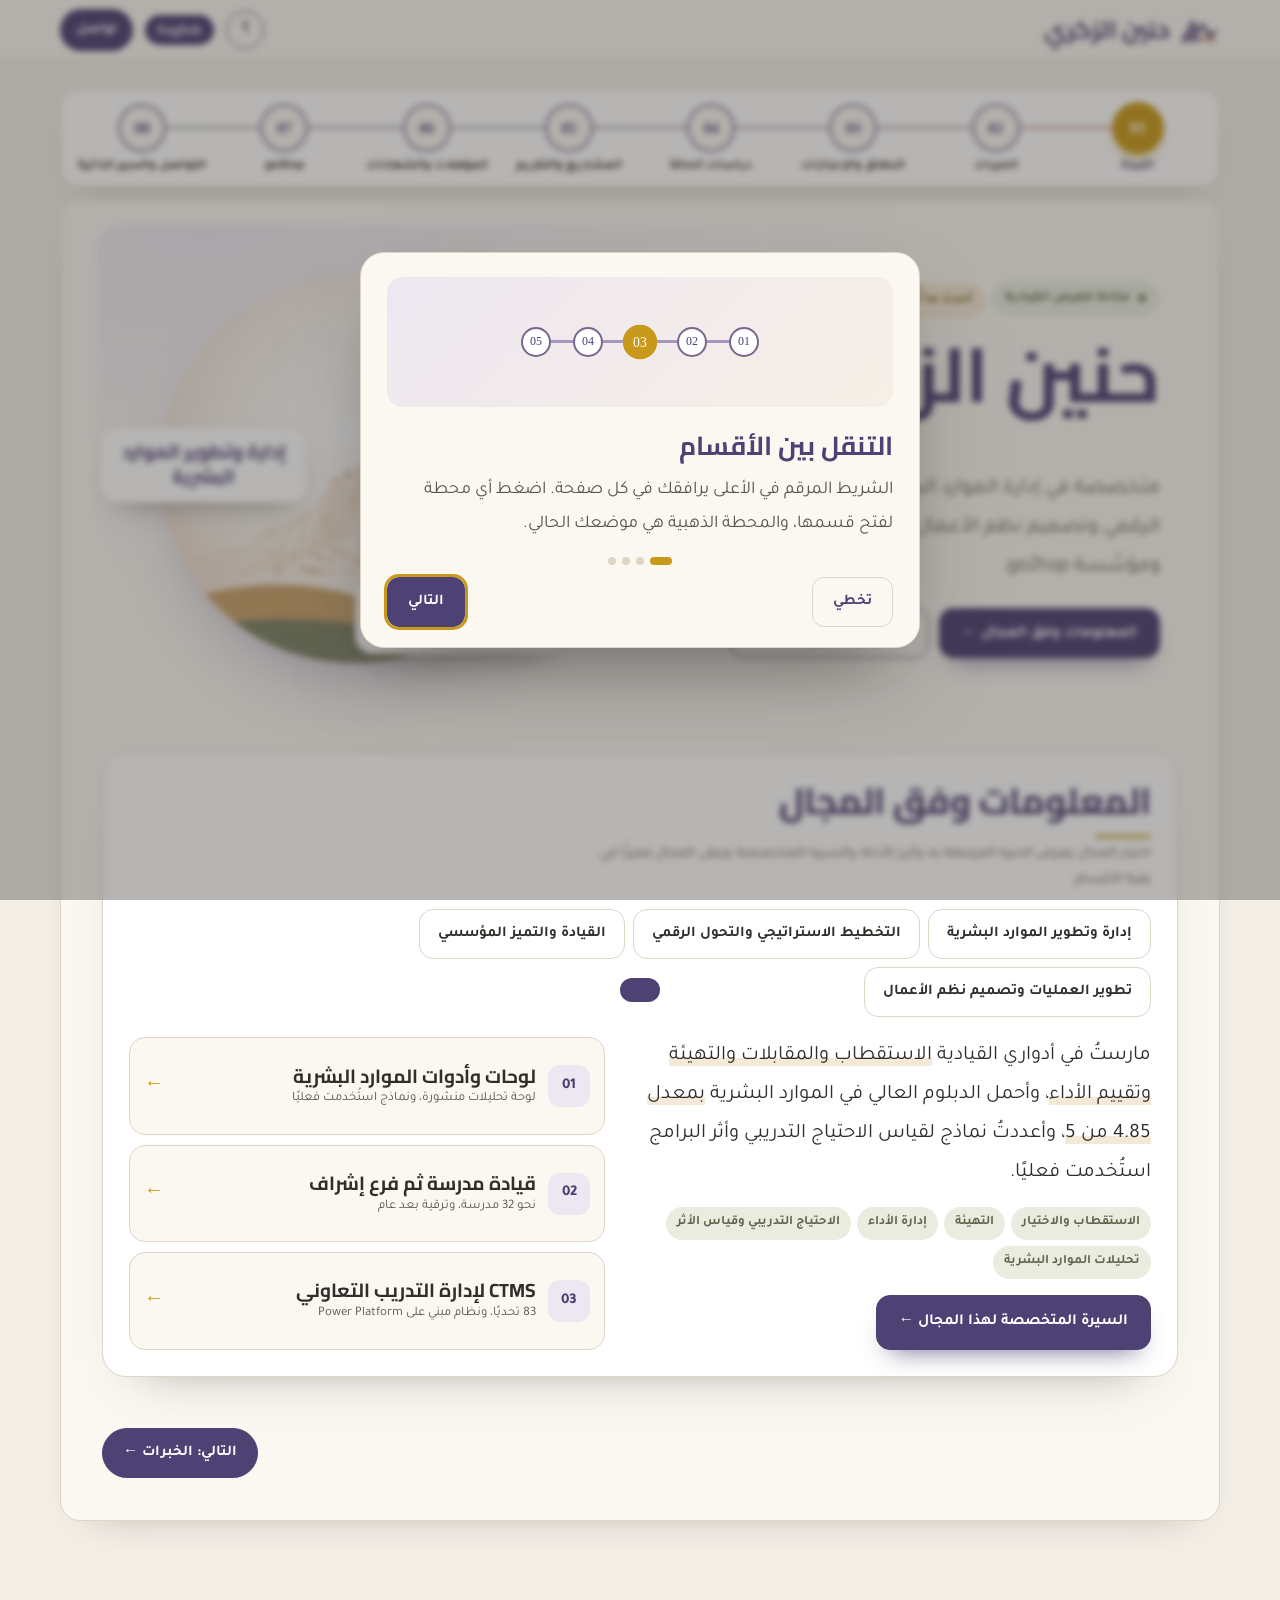
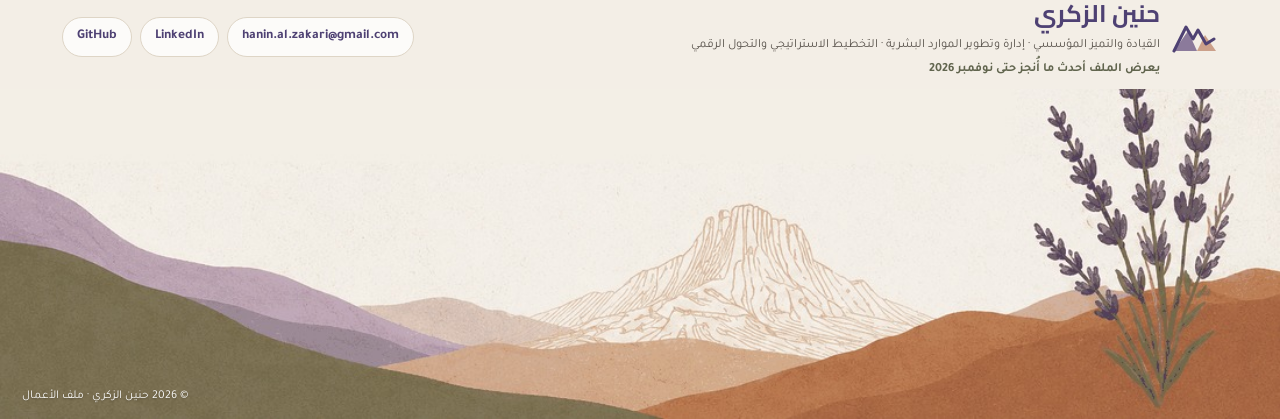
<file: index.html>
<!doctype html>
<html lang="ar" dir="rtl">
<head>
<meta charset="utf-8">
<meta name="viewport" content="width=device-width, initial-scale=1, viewport-fit=cover">
<title>حنين الزكري | ملف الأعمال</title>
<meta name="description" content="ملف أعمال حنين الزكري: الخبرات والمؤهلات والأنظمة والمنتجات والمشاريع">
<link rel="preconnect" href="https://fonts.googleapis.com">
<link rel="preconnect" href="https://fonts.gstatic.com" crossorigin>
<link rel="stylesheet" href="https://fonts.googleapis.com/css2?family=Lora:ital,wght@0,400;0,500;0,600;1,400&family=Cairo:wght@600;700;800&family=Tajawal:wght@400;500;700;800&display=swap">
<style>
/* Layout: a living 3D landscape (go2top hills + Tuwaiq) fills the window; identity rail and one content panel float above it as frosted glass. Single light look by design. */
:root{
  --cream:#F7F0E6; --ink:#2B2826; --ink-soft:#57514B; --line:rgba(78,65,115,.14);
  --lav:#78658D; --lav-deep:#4E4173; --lav-wash:rgba(236,231,241,.85);
  --olive:#6B6F4E; --olive-wash:rgba(238,239,231,.9); --camel:#C7A16B; --camel-wash:rgba(246,238,224,.9);
  --terra:#B16D4C; --gold:#B88A12;
  --glass:rgba(255,255,255,.58); --glass-strong:rgba(255,255,255,.74); --glass-edge:rgba(255,255,255,.85);
  --shadow:0 24px 60px -18px rgba(62,48,92,.28), 0 2px 6px rgba(62,48,92,.06);
  --f-display:"Sakkal Majalla","Noto Naskh Arabic","Traditional Arabic",serif;
  --f-body:"Sakkal Majalla","Noto Naskh Arabic","Traditional Arabic",serif;
  --f-ui:"Noto Sans Arabic","Segoe UI",Tahoma,sans-serif;
  --f-latin:"Lora",Georgia,serif;
  --r:16px;
  color-scheme:light;
}
*{box-sizing:border-box}
html,body{height:100%}
body{margin:0;background:linear-gradient(180deg,#F7F0E6 0%,#F1E6DA 55%,#E9D6C6 100%);color:var(--ink);font-family:var(--f-body);font-size:19px;line-height:1.75;direction:rtl;overflow:hidden}
#scene{position:fixed;inset:0;width:100%;height:100%;z-index:0;display:block}
a{color:var(--lav-deep);text-underline-offset:3px}
a:focus-visible,button:focus-visible{outline:2px solid var(--lav-deep);outline-offset:2px;border-radius:8px}
.latin{font-family:var(--f-latin);direction:ltr;unicode-bidi:isolate}
.glass{background:var(--glass);-webkit-backdrop-filter:blur(22px) saturate(150%);backdrop-filter:blur(22px) saturate(150%);border:1px solid var(--glass-edge);box-shadow:var(--shadow)}
.shell{position:relative;z-index:1;display:grid;grid-template-columns:290px minmax(0,1fr);height:100%;gap:22px;padding-block:22px;padding-left:max(22px,env(safe-area-inset-left,0px));padding-right:max(22px,env(safe-area-inset-right,0px));perspective:1600px}
.side{border-radius:24px;display:flex;flex-direction:column;min-height:0;overflow:hidden}
.side.glass{background:rgba(255,255,255,.52)}
.id{padding:24px 22px 16px}
.id .mark{display:flex;align-items:center;gap:10px;margin-bottom:12px}
.id h1{font-family:var(--f-display);font-size:38px;line-height:1.15;margin:0;font-weight:700}
.id .en{font-family:var(--f-latin);font-size:17px;color:var(--olive);direction:ltr;text-align:right;margin-top:2px}
.id .role{font-family:var(--f-ui);font-size:13px;color:var(--ink-soft);line-height:1.75;margin-top:10px}
.id .role b{color:var(--lav-deep);font-weight:600}
nav.rail{flex:1;overflow:auto;padding:6px 12px 12px;display:grid;gap:3px;align-content:start}
nav.rail button{all:unset;cursor:pointer;display:flex;justify-content:space-between;align-items:center;padding:9px 14px;border-radius:12px;font-family:var(--f-ui);font-size:14.5px;color:var(--ink);transition:background .25s,color .25s,transform .25s}
nav.rail button small{font-size:11.5px;color:var(--ink-soft);font-variant-numeric:tabular-nums;background:rgba(255,255,255,.7);border-radius:999px;padding:1px 8px}
nav.rail button:hover{background:rgba(255,255,255,.65);transform:translateX(-3px)}
nav.rail button[aria-current="true"]{background:var(--lav-deep);color:#fff;font-weight:600;box-shadow:0 8px 20px -8px rgba(78,65,115,.6)}
nav.rail button[aria-current="true"] small{background:rgba(255,255,255,.2);color:#fff}
.side .foot{padding:12px 22px 18px;font-family:var(--f-ui);font-size:12.5px;color:var(--ink-soft);display:grid;gap:4px;border-top:1px solid var(--line)}
main{min-height:0;overflow:auto;border-radius:28px;background:var(--glass-strong);-webkit-backdrop-filter:blur(26px) saturate(160%);backdrop-filter:blur(26px) saturate(160%);border:1px solid var(--glass-edge);box-shadow:var(--shadow);transform-style:preserve-3d;scrollbar-width:thin;scrollbar-color:rgba(78,65,115,.3) transparent}
.panel{padding:34px clamp(18px,3.2vw,48px) 42px;max-width:1120px}
.panel[hidden]{display:none}
.eyebrow{display:inline-flex;align-items:center;gap:8px;font-family:var(--f-ui);font-size:12.5px;letter-spacing:.04em;color:var(--olive);font-weight:600;background:rgba(255,255,255,.7);border:1px solid var(--glass-edge);padding:4px 12px;border-radius:999px}
.panel h2{font-family:var(--f-display);font-size:46px;line-height:1.15;margin:12px 0 8px;font-weight:700;text-wrap:balance;background:linear-gradient(90deg,var(--ink) 0%,var(--lav-deep) 100%);-webkit-background-clip:text;background-clip:text;color:transparent}
.lede{font-size:20.5px;color:var(--ink-soft);max-width:64ch;margin:0 0 24px}
h3{font-family:var(--f-display);font-size:27px;margin:30px 0 10px;font-weight:700;color:var(--lav-deep)}
p{margin:0 0 10px;max-width:70ch}
ul.plain{margin:0;padding:0 18px 0 0;display:grid;gap:7px}
ul.plain li{max-width:74ch}
ul.plain li::marker{color:var(--lav)}
.ui{font-family:var(--f-ui);font-size:14px}
.chip{display:inline-block;font-family:var(--f-ui);font-size:12px;line-height:1;padding:6px 10px;border-radius:999px;background:rgba(255,255,255,.75);border:1px solid rgba(107,111,78,.18);color:#4E5236;white-space:nowrap}
.st{display:inline-flex;align-items:center;gap:6px;font-family:var(--f-ui);font-size:12.5px;font-weight:600;white-space:nowrap}
.st::before{content:"";width:8px;height:8px;border-radius:50%;background:currentColor;box-shadow:0 0 0 3px color-mix(in srgb,currentColor 18%,transparent)}
.st.pub{color:#56663A}.st.built{color:var(--lav-deep)}.st.design{color:#93733E}.st.plan{color:#7E776F}.st.study{color:var(--terra)}
/* 3D tilt cards */
.tilt{transform-style:preserve-3d;transform:perspective(900px) rotateX(var(--rx,0deg)) rotateY(var(--ry,0deg)) translateZ(0);transition:transform .35s cubic-bezier(.2,.7,.2,1),box-shadow .35s,background .35s}
.tilt:hover{box-shadow:0 30px 60px -20px rgba(62,48,92,.35)}
.tilt::after{content:"";position:absolute;inset:0;border-radius:inherit;pointer-events:none;background:radial-gradient(420px circle at var(--mx,50%) var(--my,0%),rgba(255,255,255,.55),transparent 45%);opacity:0;transition:opacity .3s}
.tilt:hover::after{opacity:1}
/* home */
.hero{display:grid;grid-template-columns:minmax(0,1.35fr) minmax(0,1fr);gap:30px;align-items:start}
.hero .big{font-family:var(--f-display);font-size:clamp(25px,2.4vw,33px);line-height:1.55;margin:14px 0 16px;font-weight:700;text-wrap:balance}
.hero .big em{font-style:normal;color:var(--lav-deep)}
.facts{display:grid;border-radius:var(--r);overflow:hidden;background:rgba(255,255,255,.6);border:1px solid var(--glass-edge)}
.facts div{display:grid;grid-template-columns:104px minmax(0,1fr);gap:10px;padding:10px 16px;border-bottom:1px solid var(--line);font-family:var(--f-ui);font-size:13.5px}
.facts div:last-child{border-bottom:0}
.facts dt{color:var(--ink-soft)}
.facts dd{margin:0;min-width:0;overflow-wrap:anywhere}
.adv{display:flex;gap:22px;align-items:center;margin:4px 0 20px;padding:16px;border-radius:var(--r);background:rgba(255,255,255,.66);border:1px solid var(--glass-edge)}.adv video{width:230px;max-width:46%;aspect-ratio:9/16;border-radius:14px;background:#000;flex:none}.adv b{display:block;font-family:var(--f-display);font-size:24px;color:var(--lav-deep);margin-bottom:6px}.adv p{margin:0;font-family:var(--f-ui);font-size:14px;line-height:1.8;color:var(--ink-soft)}
.proof{display:grid;grid-template-columns:1fr 1.4fr;gap:12px;margin-top:12px;align-items:start}.proof img{width:100%;max-height:340px;object-fit:cover;object-position:top;border-radius:12px;border:1px solid var(--line);cursor:zoom-in;background:#fff}.proof video{width:100%;max-height:340px;border-radius:12px;border:1px solid var(--line);background:#000}.pts{margin:6px 0 0;font-size:15px}.pts li{margin:4px 0}
.numbers{margin-top:22px}.numbers .sch{margin-bottom:10px}.numbers .sch b{font-family:var(--f-display);font-size:24px;color:var(--lav-deep)}
.showcase{margin-top:22px}
.showcase .sch{display:flex;justify-content:space-between;align-items:baseline;margin-bottom:10px}
.showcase .sch b{font-family:var(--f-display);font-size:24px;color:var(--lav-deep)}
.showcase .sch button{all:unset;cursor:pointer;font-family:var(--f-ui);font-size:13px;color:var(--lav)}
.scg{display:grid;grid-template-columns:repeat(4,minmax(0,1fr));gap:14px}
.sc{all:unset;cursor:pointer;box-sizing:border-box;display:block;border-radius:var(--r);overflow:hidden;background:rgba(255,255,255,.72);border:1px solid var(--glass-edge);box-shadow:var(--shadow);transition:transform .25s}
.sc:hover,.sc:focus-visible{transform:translateY(-3px)}
.sc img{display:block;width:100%;aspect-ratio:16/10;object-fit:cover;object-position:top}
.sc span{display:block;padding:9px 12px 11px;font-family:var(--f-ui);font-size:13px;line-height:1.5;color:var(--ink)}
@media (max-width:1200px){.scg{grid-template-columns:repeat(2,minmax(0,1fr))}}
@media (max-width:900px){.facts dd{display:flex;flex-wrap:wrap;gap:6px;align-items:center}.facts dd .latin{white-space:nowrap;font-size:13px}}
.highlights{display:grid;grid-template-columns:repeat(4,minmax(0,1fr));gap:14px;margin-top:26px}
.hl{all:unset;position:relative;cursor:pointer;box-sizing:border-box;display:block;border-radius:var(--r);padding:18px 18px 20px;background:rgba(255,255,255,.66);border:1px solid var(--glass-edge);box-shadow:0 10px 30px -16px rgba(62,48,92,.3)}
.hl .k{font-family:var(--f-ui);font-size:11.5px;color:var(--olive);font-weight:600}
.hl .t{font-family:var(--f-display);font-size:22px;font-weight:700;line-height:1.3;margin:4px 0 6px}
.hl .d{font-size:16px;color:var(--ink-soft);line-height:1.55}
.hl .go{position:absolute;left:16px;top:14px;font-family:var(--f-ui);font-size:15px;color:var(--lav)}
.hl.award{background:linear-gradient(160deg,rgba(251,243,222,.95),rgba(255,255,255,.7));border-color:rgba(200,153,26,.35)}
.hl.award .k{color:var(--gold)}
/* timeline */
.tl{position:relative;display:grid;margin-top:10px}
.tl .row{display:grid;grid-template-columns:130px 26px minmax(0,1fr);gap:12px}
.tl .yr{font-family:var(--f-ui);font-size:13.5px;color:var(--ink-soft);padding-top:12px;text-align:left;font-variant-numeric:tabular-nums}
.tl .dot{position:relative}
.tl .dot::before{content:"";position:absolute;top:0;bottom:0;right:12px;width:2px;background:linear-gradient(180deg,var(--lav),rgba(120,101,141,.15))}
.tl .dot::after{content:"";position:absolute;top:18px;right:6px;width:14px;height:14px;border-radius:50%;background:#fff;border:3px solid var(--lav);box-shadow:0 0 0 5px rgba(120,101,141,.12)}
.tl .row.lead .dot::after{background:var(--lav-deep);border-color:var(--lav-deep)}
.tl .body{position:relative;margin-bottom:14px;min-width:0;padding:14px 18px;border-radius:var(--r);background:rgba(255,255,255,.62);border:1px solid var(--glass-edge)}
.tl .body h4{font-family:var(--f-display);font-size:23px;margin:0;font-weight:700;line-height:1.35}
.tl .body .meta{display:flex;gap:8px;flex-wrap:wrap;margin:6px 0 6px}
.tl .body p{font-size:17px;color:var(--ink-soft);margin:0}.tl .body ul.pts{color:var(--ink-soft);font-size:16px;padding-inline-start:20px;margin:8px 0 0}
/* grids */
.layers{display:grid;gap:8px;margin:4px 0 6px}
.layer{display:grid;grid-template-columns:150px 1fr;gap:12px;align-items:center;padding:12px 14px;border-radius:12px;background:rgba(255,255,255,.7);border:1px solid rgba(78,65,115,.14)}
.layer b{font-family:var(--f-display);font-size:17px;color:#4E4173}
.layer span{font-size:14.5px;line-height:1.6}
.layer.hub{background:rgba(200,153,26,.10);border-color:rgba(200,153,26,.35)}
.syscodes{display:flex;flex-wrap:wrap;gap:6px;margin-top:10px}
.syscodes .chip{font-family:var(--f-latin,inherit)}
@media(max-width:640px){.layer{grid-template-columns:1fr;gap:4px}}
[data-f] small{unicode-bidi:isolate}
.grid{display:grid;grid-template-columns:repeat(auto-fill,minmax(250px,1fr));gap:14px}
.card{position:relative;border-radius:var(--r);padding:18px 18px;background:rgba(255,255,255,.66);border:1px solid var(--glass-edge);box-shadow:0 10px 30px -18px rgba(62,48,92,.3);display:flex;flex-direction:column;gap:6px;min-width:0}
.card h4{margin:0;font-family:var(--f-display);font-size:21px;font-weight:700;line-height:1.35}
.card p{font-size:16px;color:var(--ink-soft);margin:0;line-height:1.6}
.card .bottom{margin-top:auto;display:flex;justify-content:space-between;align-items:center;gap:8px;flex-wrap:wrap;padding-top:8px}
.card .tech{display:flex;gap:6px;flex-wrap:wrap}
.card a.go{font-family:var(--f-ui);font-size:13px;font-weight:600;background:var(--lav-deep);color:#fff;text-decoration:none;padding:5px 12px;border-radius:999px}
.filters{display:flex;gap:8px;flex-wrap:wrap;margin:6px 0 18px}
.filters button{all:unset;cursor:pointer;font-family:var(--f-ui);font-size:13px;padding:7px 14px;border-radius:999px;background:rgba(255,255,255,.7);border:1px solid var(--glass-edge);color:var(--ink);transition:all .2s}
.filters button:hover{background:#fff}
.filters button[aria-pressed="true"]{background:var(--lav-deep);border-color:var(--lav-deep);color:#fff;box-shadow:0 8px 18px -8px rgba(78,65,115,.6)}
.filters button small{opacity:.75;margin-right:5px;font-variant-numeric:tabular-nums}
.tbl{overflow-x:auto;border-radius:var(--r);background:rgba(255,255,255,.66);border:1px solid var(--glass-edge)}
table{border-collapse:collapse;width:100%;font-family:var(--f-ui);font-size:14px}
th,td{text-align:right;padding:12px 16px;border-bottom:1px solid var(--line);vertical-align:top}
th{background:rgba(236,231,241,.7);font-weight:600;color:var(--ink-soft);font-size:13px}
tr:last-child td{border-bottom:0}
tbody tr{transition:background .2s}
tbody tr:hover{background:rgba(255,255,255,.7)}
td.n{font-variant-numeric:tabular-nums;white-space:nowrap}
.subtabs{display:flex;gap:6px;flex-wrap:wrap;margin:6px 0 18px;padding:5px;border-radius:999px;background:rgba(255,255,255,.55);border:1px solid var(--glass-edge);width:fit-content;max-width:100%}
.subtabs button{all:unset;cursor:pointer;font-family:var(--f-ui);font-size:13.5px;padding:8px 14px;color:var(--ink-soft);border-radius:999px;transition:all .2s}
.subtabs button[aria-selected="true"]{background:#fff;color:var(--lav-deep);font-weight:600;box-shadow:0 4px 12px -4px rgba(62,48,92,.3)}
[data-subpanel]{border-radius:var(--r);padding:18px 20px;background:rgba(255,255,255,.55);border:1px solid var(--glass-edge)}
.note{font-family:var(--f-ui);font-size:13px;color:var(--ink-soft);background:rgba(246,238,224,.85);border:1px solid rgba(199,161,107,.3);border-radius:12px;padding:10px 14px;max-width:74ch;margin:8px 0 16px}
.stat-row{display:grid;grid-template-columns:repeat(4,minmax(0,1fr));gap:14px;margin:8px 0 18px}
.stat{border-radius:var(--r);padding:16px 18px;background:rgba(255,255,255,.66);border:1px solid var(--glass-edge);position:relative}
.stat b{display:block;font-family:var(--f-latin);font-size:40px;line-height:1.1;color:var(--lav-deep);font-variant-numeric:tabular-nums}
.stat span{font-family:var(--f-ui);font-size:12.5px;color:var(--ink-soft)}
.series{display:grid;grid-template-columns:repeat(auto-fill,minmax(200px,1fr));gap:8px}
.series div{display:flex;gap:10px;align-items:center;border-radius:12px;padding:8px 12px;background:rgba(255,255,255,.6);border:1px solid var(--glass-edge);font-size:16.5px;transition:transform .2s,background .2s}
.series div:hover{transform:translateY(-2px);background:#fff}
.series b{font-family:var(--f-latin);font-size:13px;color:var(--camel);min-width:22px;font-variant-numeric:tabular-nums}
.skills{display:grid;grid-template-columns:repeat(auto-fill,minmax(290px,1fr));gap:14px}
.skills .card .tags{display:flex;flex-wrap:wrap;gap:6px}
.copy{all:unset;cursor:pointer;font-family:var(--f-ui);font-size:12px;color:var(--lav-deep);background:#fff;border:1px solid var(--line);border-radius:8px;padding:2px 9px;margin-right:6px}
.next{display:flex;justify-content:space-between;gap:10px;margin-top:32px;padding-top:18px;border-top:1px solid var(--line)}
.next button{all:unset;cursor:pointer;font-family:var(--f-ui);font-size:14px;color:var(--lav-deep);font-weight:600;padding:8px 16px;border-radius:999px;background:rgba(255,255,255,.7);border:1px solid var(--glass-edge)}
.next button:hover{background:#fff}
/* panel entrance in 3D */
@media (prefers-reduced-motion:no-preference){
  .panel.enter{animation:enter .6s cubic-bezier(.2,.7,.2,1) both}
  @keyframes enter{from{opacity:.25;transform:rotateY(-9deg) translateZ(-60px) translateX(-24px)}to{opacity:1;transform:none}}
  .panel.enter .card,.panel.enter .hl,.panel.enter .stat,.panel.enter .tl .body{animation:rise .55s cubic-bezier(.2,.7,.2,1) both;animation-delay:calc(var(--i,0) * 45ms + 120ms)}
  @keyframes rise{from{opacity:.3;transform:translateY(14px) translateZ(-30px)}to{opacity:1;transform:none}}
}
.scene-hint{position:fixed;left:max(22px,env(safe-area-inset-left,0px));bottom:max(14px,env(safe-area-inset-bottom,0px));z-index:1;font-family:var(--f-ui);font-size:11.5px;color:rgba(43,40,38,.55)}
/* mobile */
@media (max-width:900px){
  body{overflow:auto}
  html,body{height:auto}
  .shell{grid-template-columns:minmax(0,1fr);height:auto;padding-block:12px;gap:12px;perspective:none}
  .side{position:sticky;top:max(8px,env(safe-area-inset-top,0px));z-index:5;border-radius:18px}
  body::before{content:"";position:fixed;inset:0 0 auto;height:env(safe-area-inset-top,0px);z-index:10;background:var(--cream)}
  .id{padding:12px 16px 6px}.id .mark{display:none}
  .id h1{font-size:26px}.id .role,.side .foot,.id .en{display:none}
  nav.rail{display:flex;gap:4px;overflow-x:auto;padding:6px 8px 10px}
  nav.rail button{white-space:nowrap;padding:7px 12px}
  nav.rail button small{display:none}
  main{overflow:visible;border-radius:20px}
  .hero{grid-template-columns:minmax(0,1fr)}
  .highlights{grid-template-columns:minmax(0,1fr)}
  .stat-row{grid-template-columns:repeat(2,minmax(0,1fr))}
  .tl .row{grid-template-columns:minmax(0,1fr)}
  .tl .yr{text-align:right;padding:0}.tl .dot{display:none}
  .panel h2{font-size:34px}
  .scene-hint{display:none}
}
@media (min-width:901px) and (max-width:1200px){.highlights{grid-template-columns:repeat(2,minmax(0,1fr))}}
/* let the landscape breathe */
@media (min-width:901px){
  .shell{grid-template-columns:290px minmax(0,1140px);justify-content:start}
}
main{background:rgba(255,255,255,.46);-webkit-backdrop-filter:blur(30px) saturate(170%);backdrop-filter:blur(30px) saturate(170%)}
body[data-section="home"] main{background:transparent;-webkit-backdrop-filter:none;backdrop-filter:none;border-color:transparent;box-shadow:none}
body[data-section="home"] .hero > div:first-child{padding:22px 26px;border-radius:22px;background:rgba(255,255,255,.5);-webkit-backdrop-filter:blur(18px) saturate(150%);backdrop-filter:blur(18px) saturate(150%);border:1px solid var(--glass-edge);box-shadow:var(--shadow)}
body[data-section="home"] .facts{-webkit-backdrop-filter:blur(18px);backdrop-filter:blur(18px);box-shadow:var(--shadow)}
body[data-section="home"] .hl{-webkit-backdrop-filter:blur(16px);backdrop-filter:blur(16px)}
body[data-section="home"] .next{border-top-color:transparent}
/* images */
.card img.thumb{display:block;width:calc(100% + 36px);margin:-18px -18px 8px;aspect-ratio:16/9;object-fit:cover;object-position:top;border-radius:var(--r) var(--r) 0 0;cursor:zoom-in;max-width:none}
.gallery{display:grid;grid-template-columns:repeat(auto-fill,minmax(260px,1fr));gap:16px}
.card.shot{padding:0;overflow:hidden;margin:0}
.card.shot img{display:block;width:100%;aspect-ratio:16/10;object-fit:cover;object-position:top;cursor:zoom-in;transition:transform .5s cubic-bezier(.2,.7,.2,1)}
.card.shot:hover img{transform:scale(1.04)}
.card.shot figcaption{display:grid;gap:2px;padding:12px 16px 14px;font-family:var(--f-ui)}
.card.shot figcaption b{font-size:14px;color:var(--ink);font-weight:600}
.card.shot figcaption span{font-size:12px;color:var(--ink-soft)}
.card.shot figcaption .go{justify-self:start;margin-top:6px}
.lightbox{position:fixed;inset:0;z-index:50;display:grid;place-items:center;gap:10px;padding:max(24px,env(safe-area-inset-top,0px)) max(16px,env(safe-area-inset-right,0px)) 24px max(16px,env(safe-area-inset-left,0px));background:rgba(247,240,230,.72);-webkit-backdrop-filter:blur(14px);backdrop-filter:blur(14px)}
.lightbox[hidden]{display:none}
.lightbox img{max-width:min(1100px,100%);max-height:78vh;border-radius:14px;box-shadow:0 30px 80px -20px rgba(62,48,92,.45);background:#fff}
.lightbox p{margin:0;font-family:var(--f-ui);font-size:14px;color:var(--ink);background:rgba(255,255,255,.8);padding:6px 14px;border-radius:999px}
.lb-close{all:unset;cursor:pointer;position:absolute;top:max(14px,env(safe-area-inset-top,0px));left:max(16px,env(safe-area-inset-left,0px));width:40px;height:40px;border-radius:50%;background:#fff;display:grid;place-items:center;font-size:24px;color:var(--lav-deep);box-shadow:var(--shadow)}

/* ---------- language toggle + English (LTR) ---------- */
.lang{all:unset;cursor:pointer;margin-inline-start:auto;font-family:var(--f-ui);font-size:12.5px;font-weight:600;color:var(--lav-deep);background:rgba(255,255,255,.8);border:1px solid var(--line);border-radius:999px;padding:4px 12px;transition:background .2s}
.lang:hover{background:#fff}
.lang:focus-visible{outline:2px solid var(--lav);outline-offset:2px}
.lang[lang="en"]{font-family:"Lora",Georgia,serif}
html[dir="ltr"]{--f-display:"Lora",Georgia,serif;--f-body:"Lora",Georgia,serif;--f-ui:"Segoe UI",system-ui,-apple-system,Roboto,"Helvetica Neue",Arial,sans-serif}
html[dir="ltr"] body{direction:ltr;font-size:17.5px;line-height:1.7}
html[dir="ltr"] .lang[lang="ar"]{font-family:"Sakkal Majalla","Noto Naskh Arabic",serif;font-size:15px}
html[dir="ltr"] .id .en{font-family:"Sakkal Majalla","Noto Naskh Arabic",serif;direction:rtl;text-align:left;font-size:19px}
html[dir="ltr"] nav.rail button:hover{transform:translateX(3px)}
html[dir="ltr"] .hl .go{left:auto;right:16px}
html[dir="ltr"] .tl .yr{text-align:right}
html[dir="ltr"] .tl .dot::before{right:auto;left:12px}
html[dir="ltr"] .tl .dot::after{right:auto;left:6px}
html[dir="ltr"] .filters button small{margin-right:0;margin-left:5px}
html[dir="ltr"] th,html[dir="ltr"] td{text-align:left}
html[dir="ltr"] .copy{margin-right:0;margin-left:6px}
html[dir="ltr"] .scene-hint{left:auto;right:max(22px,env(safe-area-inset-right,0px))}
html[dir="ltr"] .lb-close{left:auto;right:max(16px,env(safe-area-inset-right,0px))}
html[dir="ltr"] .panel.enter{animation-name:enter-ltr}
@keyframes enter-ltr{from{opacity:.25;transform:rotateY(9deg) translateZ(-60px) translateX(24px)}to{opacity:1;transform:none}}
@media (max-width:900px){html[dir="ltr"] .tl .yr{text-align:left}.id{position:relative}.id .mark{display:block;margin:0}.id .mark svg,.id .mark .chip{display:none}.lang{position:absolute;top:14px;inset-inline-end:16px}.chip{white-space:normal;line-height:1.35;max-width:100%}}

/* restructure: group tabs, case studies, achievements, CVs */
.gtabs{display:flex;gap:6px;flex-wrap:wrap;margin:0 0 18px;padding:5px;border-radius:999px;background:rgba(255,255,255,.55);border:1px solid var(--glass-edge);width:fit-content;max-width:100%}
.gtabs button{all:unset;cursor:pointer;display:inline-flex;align-items:center;gap:6px;font-family:var(--f-ui);font-size:13.5px;padding:8px 14px;color:var(--ink-soft);border-radius:999px;transition:all .2s}
.gtabs button small{font-size:11px;background:rgba(78,65,115,.1);border-radius:999px;padding:1px 7px}
.gtabs button[aria-selected="true"]{background:#fff;color:var(--lav-deep);font-weight:600;box-shadow:0 4px 12px -4px rgba(62,48,92,.3)}
.crumb{margin:0 0 14px}
.crumb button,.linkbtn{all:unset;cursor:pointer;font-family:var(--f-ui);font-size:13.5px;font-weight:600;color:var(--lav-deep);padding:6px 14px;border-radius:999px;background:rgba(255,255,255,.7);border:1px solid var(--glass-edge)}
.linkbtn{padding:2px 10px;font-size:13px}
.quick{display:flex;flex-wrap:wrap;gap:8px;margin-top:14px}
.quick button{all:unset;cursor:pointer;font-family:var(--f-ui);font-size:13.5px;font-weight:600;padding:8px 14px;border-radius:999px;background:var(--lav-deep);color:#fff}
.quick button:nth-child(n+2){background:rgba(255,255,255,.8);color:var(--lav-deep);border:1px solid var(--glass-edge)}
.case-facts{max-width:720px;margin:4px 0 18px}
.case{display:grid;grid-template-columns:repeat(2,minmax(0,1fr));gap:14px;margin-bottom:18px}
.case .cs{border-radius:var(--r);padding:16px 18px;background:rgba(255,255,255,.66);border:1px solid var(--glass-edge)}
.case .cs.wide{grid-column:1/-1}
.case .cs h3{margin:0 0 6px;font-size:20px}
.case .cs p,.case .cs li{font-size:16.5px;line-height:1.65;color:var(--ink-soft)}
.case .cs p{margin:0}
.case .st{margin-inline-start:6px}
.shots{grid-template-columns:repeat(auto-fill,minmax(220px,1fr))}
.shots .shot.wide{grid-column:1/-1}
.ach-grid{display:grid;grid-template-columns:repeat(2,minmax(0,1fr));gap:12px;margin-bottom:18px}
.ach{all:unset;box-sizing:border-box;display:grid;grid-template-columns:auto minmax(0,1fr);gap:14px;align-items:start;border-radius:var(--r);padding:16px 18px;background:rgba(255,255,255,.66);border:1px solid var(--glass-edge)}
button.ach{cursor:pointer;transition:transform .2s,box-shadow .2s}
button.ach:hover{transform:translateY(-2px);box-shadow:0 10px 24px -14px rgba(62,48,92,.4)}
.ach b{font-family:var(--f-latin);font-size:34px;line-height:1.1;color:var(--lav-deep);min-width:2.2em;font-variant-numeric:tabular-nums}
.ach h4{margin:0 0 4px;font-family:var(--f-display);font-size:19px;line-height:1.35}
.ach p{margin:0 0 8px;font-size:15.5px;color:var(--ink-soft);line-height:1.55}
.cases-grid .hl .st{display:inline-flex;margin-top:10px}
.sch.ev{display:flex;justify-content:space-between;align-items:baseline;margin:22px 0 10px}
.sch.ev b{font-family:var(--f-display);font-size:24px;color:var(--lav-deep)}
.sch.ev button{all:unset;cursor:pointer;font-family:var(--f-ui);font-size:13px;color:var(--lav)}
.split{display:grid;grid-template-columns:repeat(2,minmax(0,1fr));gap:14px;margin:0 0 18px}
.split .plain{margin:6px 0 0}
.practice{margin-bottom:18px}
.case-facts .st{white-space:normal}
.cases-grid{grid-template-columns:repeat(3,minmax(0,1fr))}
.cv-grid{grid-template-columns:repeat(2,minmax(0,1fr))}
tr.key td{background:rgba(236,231,241,.7);font-weight:600}
@media (max-width:860px){.case,.ach-grid,.split,.cv-grid{grid-template-columns:1fr}.cases-grid{grid-template-columns:1fr}.ach b{font-size:28px}}

/* ===== go2top formal theme ===== */
:root{--cream:#F3EEE6;--paper:#FBF8F2;--ink:#302D2A;--ink-soft:#5A544D;--line:#DED5C6;--lav:#78658D;--lav-deep:#4E4173;--lav-tint:#EDE7F1;--olive:#61654E;--sage:#7D8167;--sage-tint:#E9ECDF;--camel:#C7A16B;--terra:#B16D4C;--gold:#C8991A;--gold-tint:#F4E9D6;--glass-edge:#E4DACA;
  --f-display:"Sakkal Majalla","Cairo","Tajawal",serif;--f-body:"Sakkal Majalla","Tajawal","Cairo",sans-serif;--f-ui:"Tajawal","Cairo","Segoe UI",Tahoma,sans-serif;--railh:64px}
html,body{height:auto}
body{background:var(--cream);overflow-x:hidden;overflow-y:auto;font-size:20px}
.shell{display:block;height:auto;max-width:1200px;margin:0 auto;padding:18px 20px 0;perspective:none}
.side,.side.glass{background:var(--paper);border:1px solid var(--line);box-shadow:none;border-radius:20px 20px 0 0;-webkit-backdrop-filter:none;backdrop-filter:none;overflow:visible;border-bottom:0}
.side .id{display:flex;flex-wrap:wrap;align-items:baseline;gap:4px 16px;padding:20px 26px 16px}
.side .id .mark{order:3;margin:0;margin-inline-start:auto;align-self:center}
.side .id h1{font-size:40px;color:var(--lav-deep)}
.side .id .en{font-size:17px;color:var(--sage);margin:0}
.side .id .role{flex-basis:100%;font-size:14px;margin-top:4px;color:var(--ink-soft)}
.side .foot{display:none}
.side .chip{background:var(--gold-tint);color:#7A5C10;border:0}
.lang{background:var(--lav-deep)!important;color:#fff!important;border:0!important}
nav.rail{position:sticky;top:0;z-index:40;display:flex;gap:4px;overflow-x:auto;padding:8px;margin:0 0 18px;background:var(--lav-deep);border-radius:0 0 18px 18px;scrollbar-width:none;counter-reset:sec;box-shadow:0 14px 30px -22px rgba(48,45,42,.6)}
nav.rail::-webkit-scrollbar{display:none}
nav.rail button{flex:1 0 auto;justify-content:center;gap:8px;padding:11px 14px;border-radius:12px;font-size:15px;font-weight:600;color:#EDE7F1;white-space:nowrap}
nav.rail button::before{counter-increment:sec;content:counter(sec,decimal-leading-zero);font-family:var(--f-latin);font-size:12px;opacity:.7}
nav.rail button:hover{background:rgba(255,255,255,.12);transform:none}
nav.rail button[aria-current="true"]{background:var(--paper);color:var(--lav-deep);box-shadow:inset 0 -3px 0 var(--gold)}
.prog{position:sticky;top:var(--railh);z-index:39;height:3px;margin:-18px 8px 18px;background:transparent}
.prog i{display:block;height:100%;width:0;background:var(--gold);border-radius:3px;transition:width .5s ease}
main,body[data-section="home"] main{background:var(--paper)!important;border:1px solid var(--line)!important;border-radius:20px;box-shadow:0 18px 40px -32px rgba(48,45,42,.45)!important;-webkit-backdrop-filter:none!important;backdrop-filter:none!important;overflow:visible;min-height:62vh;transform-style:flat}
.panel{max-width:none;scroll-margin-top:calc(var(--railh) + 16px)}
.panel:not([hidden]){animation:panelIn .45s cubic-bezier(.2,.7,.2,1)}
@keyframes panelIn{from{opacity:0;transform:translateY(12px)}to{opacity:1;transform:none}}
@media (prefers-reduced-motion:reduce){.panel:not([hidden]){animation:none}}
.panel h2{color:var(--lav-deep);font-size:36px;line-height:1.35}
.panel h2::after{content:"";display:block;width:56px;height:3px;background:var(--gold);border-radius:3px;margin-top:10px}
.panel h3{color:var(--lav-deep)}
.eyebrow{background:var(--sage-tint);color:var(--olive);border:0}
.card,.hl,.ach,.case .cs,.facts,.tbl,.split .card,.stat,.tl .body,.cases-grid .hl{background:#fff!important;border:1px solid var(--line)!important;box-shadow:none!important;-webkit-backdrop-filter:none!important;backdrop-filter:none!important}
.hl,.ach,button.ach,.card{transition:border-color .2s,transform .2s,box-shadow .2s}
.hl:hover,button.ach:hover{border-color:var(--lav)!important;transform:translateY(-2px);box-shadow:0 12px 24px -18px rgba(78,65,115,.55)!important}
.hl .go{color:var(--gold)}
.hl.award{background:var(--gold-tint)!important;border-color:#E7D4AE!important}
.tilt{transform:none!important}.tilt::after{display:none!important}
.hero{grid-template-columns:minmax(0,1.5fr) minmax(0,1fr);gap:28px}
.hero > div:first-child,body[data-section="home"] .hero > div:first-child{background:none!important;padding:0!important;border:0!important;box-shadow:none!important;-webkit-backdrop-filter:none!important;backdrop-filter:none!important}
.hero .big{font-size:clamp(23px,2.1vw,29px);line-height:1.8;color:var(--ink);margin:14px 0 18px;padding-inline-start:16px;border-inline-start:4px solid var(--gold);text-wrap:pretty}
.hero .big{text-align:start!important}
.hero p{text-align:justify;text-justify:inter-word;line-height:1.95;margin:0 0 12px}
.facts div{font-size:14px}
.facts dt{color:var(--lav)}
.gtabs{position:sticky;top:calc(var(--railh) + 6px);z-index:30;display:flex;width:auto;max-width:none;gap:6px;padding:8px;margin:0 0 22px;background:var(--lav-tint);border:1px solid #D9CFE3;border-radius:14px;box-shadow:0 10px 20px -18px rgba(78,65,115,.6)}
.gtabs::before{content:attr(data-cap);align-self:center;font-family:var(--f-ui);font-size:12.5px;color:var(--lav);padding:0 8px 0 4px;white-space:nowrap}
.gtabs button{font-size:16px;font-weight:600;padding:10px 18px;color:var(--lav-deep);border:1px solid transparent}
.gtabs button:hover{background:#fff}
.gtabs button[aria-selected="true"]{background:var(--lav-deep);color:#fff;box-shadow:none}
.gtabs button[aria-selected="true"] small{background:rgba(255,255,255,.2);color:#fff}
.crumb button{background:var(--lav-tint);border-color:#D9CFE3}
.next{border-top:1px solid var(--line)}
.next button{font-size:15px;padding:11px 20px;background:#fff;border:1px solid var(--line)}
.next button:last-child{background:var(--lav-deep);color:#fff;border-color:var(--lav-deep)}
.next button:hover{border-color:var(--lav)}
.journey{display:grid;grid-template-columns:repeat(8,minmax(0,1fr));gap:0;margin:26px 0 8px;padding:18px 10px 14px;background:#fff;border:1px solid var(--line);border-radius:18px;position:relative}
.journey::before{content:"";position:absolute;top:40px;inset-inline:6%;height:2px;background:linear-gradient(90deg,var(--sage),var(--lav),var(--terra))}
.journey button{all:unset;cursor:pointer;position:relative;display:flex;flex-direction:column;align-items:center;gap:8px;text-align:center;font-family:var(--f-ui);font-size:13px;color:var(--ink);padding:0 4px}
.journey b{display:grid;place-items:center;width:44px;height:44px;border-radius:50%;background:var(--paper);border:2px solid var(--lav);color:var(--lav-deep);font-family:var(--f-latin);font-size:15px;transition:all .2s}
.journey button:hover b,.journey button:focus-visible b{background:var(--lav-deep);color:#fff;transform:scale(1.08)}
.journey button[data-here] b{background:var(--gold);border-color:var(--gold);color:#fff}
.ach b{color:var(--lav-deep)}
.ach .chip,.chip{background:var(--sage-tint);color:var(--olive);border-color:transparent}
.st.pub{background:#E9F1E4;color:#3F5A33}
tr.key td{background:var(--gold-tint)}
.tbl th{background:var(--lav-tint);color:var(--lav-deep)}
h4.sub{margin:18px 0 6px;font-size:19px;color:var(--lav-deep)}
.cvlinks{display:flex;flex-wrap:wrap;gap:6px 14px}
.ijaza-note{margin:10px 0 0;font-size:15px;color:var(--ink-soft)}
.land{margin-top:40px;position:relative}
.land svg{display:block;width:100%;height:160px}
.land p{position:absolute;bottom:12px;inset-inline:0;text-align:center;margin:0;font-family:var(--f-ui);font-size:13px;color:#fff}
@media (max-width:860px){
  .shell{padding:0}
  .side,.side.glass{border-radius:0;border-inline:0}
  .side .id{padding:14px 16px 10px}
  .side .id h1{font-size:32px}
  nav.rail{border-radius:0;padding:6px}
  nav.rail button{flex:0 0 auto;font-size:14px;padding:10px 12px}
  main,body[data-section="home"] main{border-radius:0;border-inline:0!important}
  .hero{grid-template-columns:1fr}
  .hero p{text-align:start}
  .journey{grid-template-columns:repeat(4,minmax(0,1fr));row-gap:14px}
  .journey::before{display:none}
  .gtabs{overflow-x:auto;flex-wrap:nowrap}
  .gtabs::before{display:none}
  .gtabs button{flex:0 0 auto;font-size:15px;padding:9px 14px}
}

/* ===== v2: recruiter-first design ===== */
.side,.side.glass{display:none!important}
.prog{display:none!important}
.v2top{position:relative;z-index:45;background:rgba(251,248,242,.95);border-bottom:1px solid var(--line)}
.v2top .in{max-width:1200px;margin:0 auto;padding:0 20px;height:60px;display:flex;align-items:center;gap:12px}
.v2top .logo{all:unset;cursor:pointer;display:flex;align-items:center;gap:10px;font-family:var(--f-display);font-weight:700;font-size:24px;color:var(--lav-d,#4E4173)}
.v2top .sp{flex:1}
.v2top .lang{position:static!important;margin:0}
.v2top .cta{all:unset;cursor:pointer;font-family:var(--f-ui);font-size:14px;font-weight:700;color:#fff;background:var(--lav-deep);padding:9px 16px;border-radius:999px}
.navwrap{position:sticky;top:0;z-index:40;padding:10px 0 12px;background:linear-gradient(var(--cream) 82%,rgba(243,238,230,0))}
nav.rail{position:relative;top:auto;display:grid;grid-template-columns:repeat(8,minmax(0,1fr));gap:0;margin:0;padding:14px 10px 10px;background:#fff;border:1px solid var(--line);border-radius:20px;box-shadow:0 14px 30px -24px rgba(48,45,42,.5);overflow:visible;counter-reset:sec}
nav.rail::after{content:"";position:absolute;top:36px;inset-inline:6.25%;height:3px;border-radius:3px;background:linear-gradient(90deg,var(--sage),var(--lav),var(--terra));opacity:.55;z-index:0}
nav.rail button{all:unset;cursor:pointer;position:relative;z-index:1;display:flex;flex-direction:column;align-items:center;gap:6px;font-family:var(--f-ui);font-size:13px;font-weight:600;color:var(--ink);text-align:center;padding:0 2px;background:none!important;box-shadow:none!important;white-space:normal;line-height:1.35}
nav.rail button::before{counter-increment:sec;content:counter(sec,decimal-leading-zero);display:grid;place-items:center;width:44px;height:44px;border-radius:50%;background:var(--paper);border:2.5px solid var(--lav);color:var(--lav-deep);font-family:Georgia,serif;font-size:15px;opacity:1;transition:all .25s}
nav.rail button.seen::before{background:var(--lav-tint)}
nav.rail button[aria-current="true"]::before{background:var(--gold);border-color:var(--gold);color:#fff;transform:scale(1.08);box-shadow:0 8px 16px -8px rgba(200,153,26,.9)}
nav.rail button[aria-current="true"]{color:var(--lav-deep);font-weight:800}
nav.rail button:hover::before{border-color:var(--lav-deep)}
nav.rail button:focus-visible::before{outline:3px solid var(--gold);outline-offset:2px}
body.compact nav.rail{padding:8px 10px 6px}
body.compact nav.rail::after{top:21px}
body.compact nav.rail button::before{width:30px;height:30px;font-size:12px;border-width:2px}
body.compact nav.rail button:not([aria-current="true"]) span.l{display:none}
nav.rail button span.l{display:block}
.fieldtag{display:none;align-items:center;gap:8px;width:fit-content;margin:8px auto 0;font-family:var(--f-ui);font-size:13px;font-weight:700;color:var(--olive);background:var(--sage-tint);border:1px solid #D5DAC4;padding:5px 8px 5px 12px;border-radius:999px}
.fieldtag.on{display:flex}
.fieldtag button{all:unset;cursor:pointer;display:grid;place-items:center;width:22px;height:22px;border-radius:50%;background:#fff;color:var(--olive);font-size:13px}
.fieldtag .chg{all:unset;cursor:pointer;width:auto;height:auto;background:none;text-decoration:underline;font-weight:600;font-size:12.5px}
.rel{position:relative;border-color:var(--sage)!important;box-shadow:0 0 0 2px rgba(125,129,103,.25)!important}
.rel::before{content:attr(data-reltag);position:absolute;top:-10px;inset-inline-end:14px;z-index:2;font-family:var(--f-ui);font-size:11px;font-weight:700;color:#fff;background:var(--sage);padding:2px 9px;border-radius:999px}
.backbtn{position:fixed;bottom:18px;inset-inline-start:50%;transform:translateX(50%) translateY(120px);z-index:60;display:flex;align-items:center;gap:8px;font-family:var(--f-ui);font-size:14.5px;font-weight:700;color:#fff;background:var(--lav-deep);border:0;border-radius:999px;padding:12px 20px;box-shadow:0 16px 30px -14px rgba(48,45,42,.7);cursor:pointer;transition:transform .35s cubic-bezier(.2,.8,.2,1)}
html[dir="ltr"] .backbtn{transform:translateX(-50%) translateY(120px)}
.backbtn.on{transform:translateX(50%) translateY(0)}
html[dir="ltr"] .backbtn.on{transform:translateX(-50%) translateY(0)}
.backbtn b{color:var(--gold)}
/* home */
#home .v2hero{display:grid;grid-template-columns:minmax(0,1.15fr) minmax(0,1fr);gap:34px;align-items:center;margin:-10px -6px 0;padding:26px 24px 34px;border-radius:22px;background:radial-gradient(120% 120% at 10% 0%,#EFE9F0 0%,var(--paper) 60%)}
.kicker{display:inline-flex;align-items:center;gap:8px;font-family:var(--f-ui);font-size:13.5px;font-weight:700;color:var(--olive);background:var(--sage-tint);padding:6px 14px;border-radius:999px}
.kicker i{width:8px;height:8px;border-radius:50%;background:var(--sage);animation:kp 2s infinite}
@keyframes kp{70%{box-shadow:0 0 0 10px rgba(125,129,103,0)}0%{box-shadow:0 0 0 0 rgba(125,129,103,.6)}}
#home h1{font-family:var(--f-display);font-size:clamp(46px,6vw,76px);line-height:1.1;margin:14px 0 4px;color:var(--lav-deep)}
#home .en{font-family:Georgia,serif;font-size:19px;color:var(--olive);letter-spacing:.04em}
#home .def{font-size:21px;line-height:1.85;color:var(--ink-soft);margin:16px 0 22px;max-width:56ch}
.v2btns{display:flex;flex-wrap:wrap;gap:10px}
.v2btn{display:inline-flex;align-items:center;gap:8px;font-family:var(--f-ui);font-weight:700;font-size:15.5px;text-decoration:none;padding:13px 22px;border-radius:14px;border:1.5px solid var(--lav-deep);color:var(--lav-deep);background:transparent;cursor:pointer;transition:transform .2s}
.v2btn.solid{background:var(--lav-deep);color:#fff;box-shadow:0 14px 26px -14px rgba(78,65,115,.8)}
.v2btn:hover{transform:translateY(-2px)}
.vis{position:relative;aspect-ratio:1/1;max-width:440px;justify-self:center;width:100%}
.vis .disc{position:absolute;inset:6%;border-radius:50%;background:radial-gradient(circle at 50% 40%,#fff 0%,#F4ECE4 55%,#EADFD3 100%);box-shadow:inset 0 -30px 60px rgba(177,109,76,.12),0 40px 80px -40px rgba(78,65,115,.5);overflow:hidden}
.vis .disc svg{position:absolute;inset:0;width:100%;height:100%}
.vis .layer{transition:transform .2s ease-out}
.badge{position:absolute;display:flex;align-items:center;justify-content:center;text-align:center;background:#fff;border:1px solid var(--line);box-shadow:0 18px 30px -20px rgba(48,45,42,.5);animation:bfl 6s ease-in-out infinite}
.badge.ph{max-width:210px;padding:12px 16px;border-radius:18px;font-family:var(--f-display);font-size:19px;font-weight:700;line-height:1.35;color:var(--lav-deep);transition:opacity .4s,transform .4s}
.badge.ph.out{opacity:0;transform:translateY(8px) scale(.96)}
.badge.ph.gold{color:#7A5C10;background:var(--gold-tint);border-color:#E7D4AE}
.b1{top:4%;right:-4%}.b2{top:40%;left:-8%;animation-delay:-2s}.b3{bottom:8%;right:2%;animation-delay:-4s}
@keyframes bfl{50%{translate:0 -10px}}
.fields{margin-top:28px;background:#fff;border:1px solid var(--line);border-radius:24px;padding:24px 26px 26px;box-shadow:0 26px 50px -40px rgba(48,45,42,.55);scroll-margin-top:calc(var(--railh) + 30px)}
.fields h2{margin:0}
.fields .sub{font-family:var(--f-ui);font-size:14.5px;color:var(--ink-soft);margin:4px 0 16px}
.fchips{display:flex;flex-wrap:wrap;gap:8px;margin-bottom:20px}
.fchip{all:unset;cursor:pointer;font-family:var(--f-ui);font-weight:700;font-size:15px;padding:11px 18px;border-radius:14px;background:#fff;border:1.5px solid var(--line);color:var(--ink);transition:all .25s}
.fchip:hover{border-color:var(--lav)}
.fchip[aria-pressed="true"]{background:var(--lav-deep);border-color:var(--lav-deep);color:#fff;box-shadow:0 10px 20px -12px rgba(78,65,115,.9)}
.fchip:focus-visible{outline:3px solid var(--gold);outline-offset:2px}
.fit{display:grid;grid-template-columns:minmax(0,1.1fr) minmax(0,1fr);gap:22px;transition:opacity .3s}
.fit.fade{opacity:0}
.fit .why{font-size:20.5px;line-height:1.9;margin:0 0 14px}
.fit .why mark{background:linear-gradient(transparent 62%,var(--gold-tint) 62%);color:inherit}
.ftags{display:flex;flex-wrap:wrap;gap:6px;margin-bottom:16px}
.ftags span{font-family:var(--f-ui);font-size:13px;font-weight:600;color:var(--olive);background:var(--sage-tint);padding:5px 11px;border-radius:999px}
.fev{display:grid;gap:10px}
.fev button{all:unset;cursor:pointer;display:grid;grid-template-columns:42px minmax(0,1fr) auto;gap:12px;align-items:center;background:var(--paper);border:1px solid var(--line);border-radius:16px;padding:12px 14px;transition:border-color .2s,transform .2s}
.fev button:hover{border-color:var(--lav);transform:translateX(-4px)}
.fev .n{display:grid;place-items:center;width:42px;height:42px;border-radius:12px;background:var(--lav-tint);color:var(--lav-deep);font-family:var(--f-ui);font-weight:800;font-size:15px}
.fev b{display:block;font-family:var(--f-display);font-size:19px;line-height:1.35}
.fev small{display:block;font-family:var(--f-ui);font-size:13px;color:var(--ink-soft);line-height:1.5}
.fev .go{color:var(--gold);font-weight:800}
/* path */
.journey2{background:#fff;border:1px solid var(--line);border-radius:22px;padding:22px 20px;margin:0 0 22px}
.stops{position:relative;display:grid;grid-template-columns:repeat(7,minmax(0,1fr));gap:4px}
.stops::before{content:"";position:absolute;top:27px;inset-inline:6%;height:4px;border-radius:4px;background:var(--line)}
.stops .bar{position:absolute;top:27px;inset-inline-start:6%;height:4px;border-radius:4px;background:linear-gradient(90deg,var(--sage),var(--lav),var(--terra));width:0;transition:width .6s ease}
.stop{all:unset;cursor:pointer;position:relative;z-index:1;display:flex;flex-direction:column;align-items:center;gap:6px;text-align:center}
.stop .dot{width:54px;height:54px;border-radius:50%;display:grid;place-items:center;background:var(--paper);border:3px solid #A796BE;font-family:var(--f-ui);font-weight:800;font-size:13px;color:var(--lav-deep);transition:all .25s}
.stop span.t{font-family:var(--f-ui);font-size:13px;font-weight:600;line-height:1.4}
.stop small{font-family:var(--f-ui);font-size:11.5px;color:var(--ink-soft)}
.stop[aria-current="true"] .dot{background:var(--lav-deep);border-color:var(--gold);color:#fff;transform:scale(1.1)}
.sdetail{margin-top:20px;display:grid;grid-template-columns:minmax(0,1fr) auto;gap:18px;align-items:center;background:var(--lav-tint);border-radius:18px;padding:16px 22px}
.sdetail h3{margin:0;font-size:23px}
.sdetail p{margin:4px 0 0;font-size:18px}
.sdetail .big{font-family:Georgia,serif;font-size:38px;color:var(--terra);text-align:center;line-height:1}
.sdetail .big small{display:block;font-family:var(--f-ui);font-size:12.5px;color:var(--ink-soft)}
/* cases */
.v2cases{display:grid;grid-template-columns:repeat(3,minmax(0,1fr));gap:16px}
.v2case{all:unset;cursor:pointer;display:flex;flex-direction:column;background:#fff;border:1px solid var(--line);border-radius:20px;overflow:hidden;transition:transform .25s,box-shadow .25s}
.v2case:hover{transform:translateY(-4px);box-shadow:0 24px 40px -28px rgba(78,65,115,.7)}
.v2case:focus-visible{outline:3px solid var(--gold)}
.v2case .img{display:block;height:150px;background:var(--lav-tint) center/cover no-repeat;position:relative}
.v2case .img.art{background:linear-gradient(135deg,var(--lav-deep),var(--lav) 55%,var(--terra))}
.v2case .img.art::after{content:"32 مدرسة";position:absolute;inset:auto 16px 14px auto;font-family:var(--f-ui);font-weight:800;font-size:28px;color:#fff}
.v2case .st{position:absolute;top:12px;right:12px;font-family:var(--f-ui);font-size:12px;font-weight:700;background:rgba(255,255,255,.95);padding:4px 10px;border-radius:999px;color:var(--olive)}
.v2case .bd{display:grid;gap:6px;padding:14px 16px 16px}
.v2case .h{font-family:var(--f-display);font-size:21px;line-height:1.3;color:var(--lav-deep)}
.v2case .flow{display:grid;gap:4px;font-family:var(--f-ui);font-size:13.5px;line-height:1.55}
.v2case .flow>span{display:grid;grid-template-columns:58px 1fr;gap:8px}
.v2case .flow em{font-style:normal;font-weight:700;color:var(--terra)}
.journey{display:none!important}
.v2case.rel::before{top:12px;inset-inline-end:auto;inset-inline-start:12px}
@media (max-width:860px){
  .v2top .in{height:54px}
  .navwrap{padding:6px 0 8px}
  nav.rail{padding:10px 4px 8px;border-radius:0;border-inline:0}
  nav.rail::after{top:27px}
  nav.rail button::before{width:32px;height:32px;font-size:12px;border-width:2px}
  nav.rail button:not([aria-current="true"]) span.l{display:none}
  nav.rail button span.l{position:absolute;top:40px;white-space:nowrap;font-size:12px}
  nav.rail{padding-bottom:26px}
  body.compact nav.rail{padding-bottom:22px}
  #home .v2hero{grid-template-columns:1fr;margin:0;padding:18px 14px 26px}
  .vis{max-width:320px}
  .fit,.v2cases{grid-template-columns:1fr}
  .fields{padding:18px 14px}
  .stops{grid-template-columns:repeat(7,86px);overflow-x:auto;padding-bottom:8px}
  .stops::before,.stops .bar{display:none}
  .sdetail{grid-template-columns:1fr}
}

/* footer */
.land{display:none!important}
.v2foot{position:relative;margin-top:46px;background:#F3EEE6}
.v2foot .ft-in{max-width:1200px;margin:0 auto;padding:26px 22px 0;display:flex;flex-wrap:wrap;align-items:center;justify-content:space-between;gap:16px;position:relative;z-index:2}
.v2foot .ft-id{display:flex;align-items:center;gap:12px}
.v2foot .ft-id b{display:block;font-family:var(--f-display);font-size:24px;color:var(--lav-deep)}
.v2foot .ft-id span{display:block;font-family:var(--f-ui);font-size:12.5px;color:var(--ink-soft)}
.v2foot .ft-links{display:flex;flex-wrap:wrap;gap:8px}
.v2foot .ft-links a{font-family:var(--f-ui);font-size:13.5px;font-weight:600;color:var(--lav-deep);text-decoration:none;padding:7px 14px;border-radius:999px;background:rgba(255,255,255,.75);border:1px solid var(--line)}
.v2foot .ft-links a:hover{border-color:var(--lav)}
.v2foot .ft-art{display:block;width:100%;height:auto;max-height:330px;object-fit:cover;object-position:center bottom;margin-top:8px}
.v2foot .ft-copy{position:absolute;bottom:12px;inset-inline-end:22px;margin:0;font-family:var(--f-ui);font-size:12px;color:rgba(255,255,255,.95);text-shadow:0 1px 2px rgba(0,0,0,.25)}
@media (max-width:860px){.v2foot .ft-art{height:170px;margin-top:0}.v2foot .ft-in{padding-top:20px}}
/* guide */
.helpbtn{all:unset;cursor:pointer;display:grid;place-items:center;width:36px;height:36px;border-radius:50%;border:1.5px solid var(--lav-deep);color:var(--lav-deep);font-family:var(--f-ui);font-weight:800;font-size:16px}
.helpbtn:focus-visible{outline:3px solid var(--gold)}
.guide{position:fixed;inset:0;z-index:90;display:none;align-items:center;justify-content:center;padding:18px;background:rgba(48,45,42,.35);-webkit-backdrop-filter:blur(3px);backdrop-filter:blur(3px)}
.guide.on{display:flex}
.guide .box{width:min(560px,100%);background:var(--paper);border:1px solid var(--line);border-radius:24px;box-shadow:0 40px 80px -30px rgba(48,45,42,.6);padding:24px 26px 20px;animation:panelIn .35s ease}
.guide .art{height:130px;border-radius:16px;background:linear-gradient(135deg,var(--lav-tint),#F6EFE6);display:grid;place-items:center;margin-bottom:16px;overflow:hidden}
.guide h3{margin:0 0 6px;font-family:var(--f-display);font-size:26px;color:var(--lav-deep)}
.guide p{margin:0;font-size:18px;line-height:1.85;color:var(--ink-soft)}
.guide .dots{display:flex;gap:6px;justify-content:center;margin:16px 0 12px}
.guide .dots i{width:8px;height:8px;border-radius:50%;background:var(--line);transition:all .25s}
.guide .dots i.on{width:22px;border-radius:8px;background:var(--gold)}
.guide .acts{display:flex;justify-content:space-between;gap:10px}
.guide .acts button{all:unset;cursor:pointer;font-family:var(--f-ui);font-weight:700;font-size:15px;padding:11px 20px;border-radius:12px;color:var(--lav-deep);border:1.5px solid var(--line)}
.guide .acts button.pri{background:var(--lav-deep);border-color:var(--lav-deep);color:#fff}
.guide .acts button:focus-visible{outline:3px solid var(--gold)}
.guide .mini{display:flex;align-items:center;gap:0}
.guide .mini i{display:grid;place-items:center;width:30px;height:30px;border-radius:50%;border:2px solid var(--lav);background:#fff;font-style:normal;font-family:Georgia,serif;font-size:12px;color:var(--lav-deep)}
.guide .mini i.c{background:var(--gold);border-color:var(--gold);color:#fff;transform:scale(1.15)}
.guide .mini s{display:block;width:22px;height:3px;background:var(--lav-l,#A796BE)}
.guide .pill{font-family:var(--f-ui);font-size:14px;font-weight:700;padding:9px 16px;border-radius:12px;background:#fff;border:1.5px solid var(--line);color:var(--ink);margin:3px}
.guide .pill.on{background:var(--lav-deep);color:#fff;border-color:var(--lav-deep)}
.guide .bk{font-family:var(--f-ui);font-size:14px;font-weight:700;color:#fff;background:var(--lav-deep);padding:10px 18px;border-radius:999px}
.guide .bk b{color:var(--gold)}
@media (prefers-reduced-motion:reduce){.badge,.kicker i{animation:none!important}}

.kicker.upd{background:var(--gold-tint);color:#7A5C10}
.kicker.upd::before{content:none}
.v2foot .ft-id span.upd{margin-top:2px;color:var(--olive);font-weight:700}
#contact .cv-grid{margin-top:8px}

html[dir="ltr"] .v2case .img.art::after{content:"32 schools"}
html[dir="ltr"] .v2case .st{right:auto;left:12px}
html[dir="ltr"] .b1{right:auto;left:-4%}
html[dir="ltr"] .b2{left:auto;right:-8%}
html[dir="ltr"] .b3{right:auto;left:2%}
html[dir="ltr"] .fev button:hover{transform:translateX(4px)}
html[dir="ltr"] #home .en{font-family:var(--f-display);letter-spacing:0;font-size:22px}
html[dir="ltr"] #home .v2hero{background:radial-gradient(120% 120% at 90% 0%,#EFE9F0 0%,var(--paper) 60%)}

.gsh{margin:20px 0 4px}.gss{color:var(--muted);font-size:14px;margin:0 0 12px}
.gsgrid{display:grid;grid-template-columns:repeat(2,minmax(0,1fr));gap:16px}
.gsp{background:#fff;border:1px solid var(--line,#DED5C6);border-radius:16px;overflow:hidden;display:flex;flex-direction:column}
.gsp img{display:block;width:100%;aspect-ratio:16/8;object-fit:cover;object-position:right top;cursor:zoom-in;border-bottom:1px solid #EFE7DA}
html[dir="ltr"] .gsp img{object-position:right top}
.gsp-b{padding:14px 18px 16px}.gsp-b h4{margin:4px 0 6px;color:#4E4173}
.gsp-n{font-size:12px;font-weight:700;color:#8a6a1a}
.gsp-f{display:inline-block;font-size:12px;font-weight:700;color:#61654E;background:#E9ECDF;border-radius:999px;padding:2px 10px;margin-bottom:8px}
.gsp-b p{margin:0;font-size:14.5px;line-height:1.8}
.gsmini{display:grid;grid-template-columns:repeat(5,minmax(0,1fr));gap:10px;margin-bottom:18px}
.gsm{background:#fff;border:1px solid var(--line,#DED5C6);border-radius:12px;overflow:hidden}
.gsm img{display:block;width:100%;aspect-ratio:16/10;object-fit:cover;object-position:right top;cursor:zoom-in}
.gsm span{display:block;padding:8px 10px;font-size:13px;line-height:1.5}.gsm b{color:#8a6a1a}
@media (max-width:820px){.gsgrid{grid-template-columns:1fr}.gsmini{grid-template-columns:repeat(2,minmax(0,1fr))}}
@media (max-width:860px){nav.rail button:first-child span.l{inset-inline-start:0}nav.rail button:last-child span.l{inset-inline-end:0}.v2top .logo{white-space:nowrap;font-size:19px;gap:6px}.v2top .in{gap:8px;padding:0 12px}.v2top .in>*{flex-shrink:0}.v2top .sp{flex-shrink:1}}@media (max-width:440px){.v2top .logo{font-size:16px}.v2top .logo svg{width:30px}.v2top .cta{padding:8px 12px;font-size:13px}}html,body{overflow-x:clip}@media (max-width:380px){.v2top .logo svg{display:none}.v2top .in{gap:6px;padding:0 10px}}
</style>
</head>
<body>

<div class="shell">
  <aside class="side glass">
    <div class="id">
      <div class="mark">
        <svg width="34" height="22" viewBox="0 0 34 22" aria-hidden="true"><path d="M1 21 L12 6 L17 11 L22 3 L33 21 Z" fill="#4E4173"/><path d="M22 3 L33 21 L24 21 L19 9 Z" fill="#B16D4C" opacity=".85"/></svg>
        <span class="chip">ملف الأعمال</span>
        <button class="lang" id="langBtn" type="button" lang="en" aria-label="Switch to English">English</button>
      </div>
      <h1>حنين الزكري</h1>
      <div class="en">Haneen Al Zakari</div>
      <div class="role">القيادة والتميز المؤسسي · إدارة وتطوير الموارد البشرية · التخطيط الاستراتيجي والتحول الرقمي · تطوير العمليات وتصميم نظم الأعمال · <b style="white-space:nowrap">مؤسِّسة go2top</b></div>
    </div>
    <nav class="rail" id="rail" aria-label="أقسام الملف"></nav>
    <div class="foot"><span>الرياض، المملكة العربية السعودية</span><span class="latin" style="text-align:right">hanin.al.zakari@gmail.com</span></div>
  </aside>

  <main id="main">

<section class="panel" id="home" data-label="النبذة" data-group="home" data-glabel="النبذة">
  <div class="v2hero">
    <div class="v2hero-txt">
      <span class="kicker"><i></i>متاحة للفرص القيادية</span> <span class="kicker upd">أحدث ما أُنجز · نوفمبر 2026</span>
      <h1>حنين الزكري</h1>
      <div class="en latin">Haneen Al Zakari</div>
      <p class="def">متخصصة في إدارة الموارد البشرية والتطوير المؤسسي والتحول الرقمي وتصميم نظم الأعمال، أبني حلولًا وأنظمة إدارية رقمية، ومؤسِّسة go2top.</p>
      <div class="v2btns">
        <button class="v2btn solid" type="button" data-scroll="fields">المعلومات وفق المجال ←</button>
        <button class="v2btn" type="button" data-go="contact">التواصل والسير الذاتية</button>
      </div>
    </div>
    <div class="vis" id="vis" aria-hidden="true">
      <div class="disc">
        <svg viewBox="0 0 400 400" preserveAspectRatio="xMidYMid slice">
          <circle cx="290" cy="120" r="46" fill="#F4E9D6"/>
          <g class="layer" data-d="8"><image href="assets/tuwaiq.webp" x="-10" y="180" width="420" height="128" preserveAspectRatio="xMidYMax meet"/></g>
          <g class="layer" data-d="20"><path d="M-20 350 Q100 300 200 330 T420 320 L420 420 L-20 420Z" fill="#C7A16B"/></g>
          <g class="layer" data-d="30"><path d="M-20 372 Q120 340 240 366 T420 356 L420 420 L-20 420Z" fill="#7D8167"/><path d="M250 420 Q320 360 420 370 L420 420Z" fill="#B16D4C"/></g>
        </svg>
      </div>
      <div class="badge ph b1"></div>
      <div class="badge ph b2"></div>
      <div class="badge ph b3"></div>
    </div>
  </div>
  <div class="fields" id="fields">
    <h2>المعلومات وفق المجال</h2>
    <p class="sub">اختيار المجال يعرض الخبرة المرتبطة به، وأبرز الأدلة، والسيرة المتخصصة، ويبقى المجال مميزًا في بقية الأقسام.</p>
    <div class="fchips" role="group" aria-label="المجالات">
      <button class="fchip" type="button" data-field="hr" aria-pressed="false">إدارة وتطوير الموارد البشرية</button>
      <button class="fchip" type="button" data-field="dt" aria-pressed="false">التخطيط الاستراتيجي والتحول الرقمي</button>
      <button class="fchip" type="button" data-field="lead" aria-pressed="false">القيادة والتميز المؤسسي</button>
      <button class="fchip" type="button" data-field="od" aria-pressed="false">تطوير العمليات وتصميم نظم الأعمال</button>
    </div>
    <div class="fit" id="fit" aria-live="polite">
      <div>
        <p class="why" id="why"></p>
        <div class="ftags" id="ftags"></div>
        <a class="v2btn solid" id="fcv" href="#" target="_blank" rel="noopener">السيرة المتخصصة لهذا المجال ←</a>
      </div>
      <div class="fev" id="fev"></div>
    </div>
  </div>
</section>

<section class="panel" id="experience" data-group="exp" data-glabel="الخبرات" data-label="الخبرات" hidden>
  <div class="eyebrow">الخبرات العملية</div>
  <h2>الخبرات القيادية والمهنية</h2>
  <p class="lede">تسع سنوات في الإشراف والعمل الإداري والقيادة، وثماني سنوات في التدريس الجامعي تداخل بعضها زمنيًا، وخبرة تطبيقية في التقنية والتحول الرقمي تظهر في الأنظمة التي صممتها وبنيتها. الترتيب من الأحدث.</p>
  <div class="journey2"><div class="stops" id="stops"><i class="bar" id="sbar"></i></div><div class="sdetail" id="sdetail"></div></div>
  <h3 style="margin-top:4px">مجالات الممارسة</h3>
  <div class="grid practice">
    <div class="card"><h4>القيادة الإدارية</h4><p>إدارة مدرسة، ثم قيادة فرع إشراف بنطاق نحو 32 مدرسة: قيادة فرق الإشراف، ومتابعة أداء المدارس وقياداتها، ورفع التقارير والتوصيات للإدارة.</p></div>
    <div class="card"><h4>الموارد البشرية</h4><p>الترشيح والاختيار والمقابلات الوظيفية، وتهيئة الموظفات الجديدات، وتقييم الأداء، والتدريب وتنمية القدرات. ونماذج لقياس الاحتياج التدريبي وأثر البرامج استُخدمت فعليًا.</p></div>
    <div class="card"><h4>التخطيط والموازنات</h4><p>التخطيط الاستراتيجي والتشغيلي، ومؤشرات الأداء ومتابعتها، وإعداد الموازنات ومتابعتها، وتحسين إجراءات العمل.</p></div>
    <div class="card"><h4>المبادرات وإدارة التغيير</h4><p>قيادة المبادرات وإدارة التغيير التنظيمي، وإدارة مشروع تأسيس مؤسسي، ودور مسؤولة الجاهزية وقيادة التغيير في مشروع تخرج الزمالة.</p></div>
    <div class="card"><h4>التقنية والتحول الرقمي</h4><p>تصميم أنظمة إدارية رقمية وبناؤها على Power Platform وتقنيات الويب، وأتمتة الإجراءات ولوحات المؤشرات: CTMS، ومنظومة ⁦go2top | IEOS⁩، والمنصة الرقمية للجمعية، مع زمالة قادة التحول الرقمي والدبلوم المشارك فيه.</p></div>
    <div class="card"><h4>التعليم الجامعي</h4><p>ثماني سنوات في تدريس مقرر جامعي مشترك، بإجمالي تقديري يقارب 13 ألف تسجيل في المقررات، مع إعداد المحتوى وبناء الاختبارات والتقارير الإحصائية.</p></div>
  </div>
  <h3>المسار الزمني</h3>
  <div class="tl">
    <div class="row lead"><div class="yr">2026</div><div class="dot"></div><div class="body"><h4>مؤسِّسة go2top</h4><div class="meta"><span class="chip">ريادة أعمال</span></div><p>مؤسسة سعودية متخصصة في تمكين التحول الرقمي والتميّز المؤسسي، وتطوير الأعمال ورأس المال البشري، وتصميم الحلول الرقمية والأنظمة التشغيلية لتعزيز الكفاءة والأداء المؤسسي. حاصلة على وثيقة العمل الحر السعودية.</p></div></div>
    <div class="row lead"><div class="yr">2025 ← 2026</div><div class="dot"></div><div class="body"><h4>مستشار تنظيم مؤسسي ومدير مشروع التأسيس</h4><div class="meta"><span class="chip">جمعية في القطاع غير الربحي</span><span class="chip">عقد مستقل</span></div><p>الخطة الاستراتيجية والزمنية والتنفيذية، وملفات التأسيس والتشغيل والموازنات، والموقع والمنصة الرقمية.</p></div></div>
    <div class="row"><div class="yr">1447هـ</div><div class="dot"></div><div class="body"><h4>متدربة في تطوير الموارد البشرية</h4><div class="meta"><span class="chip">وزارة التعليم، الإدارة العامة لتطوير الموارد البشرية</span><span class="chip">ثلاثة أشهر ونصف</span></div><ul class="pts"><li>رصد 83 تحديًا تشغيليًا في إدارة التدريب التعاوني، وتقديم فكرة CTMS التي بلغت مرحلة الموافقات لإعداد MVP.</li><li>إعداد هاكاثون «Mini Jam» الأولي وتخطيطه، وهو الذي نُفّذ لاحقًا باسم «نواة»، والفوز بمركزه الأول، مع تكريمين مستقلين.</li><li>إدارة مبادرة «من التدريب إلى التمكين» منذ اليوم الأول، والتخطيط والتنفيذ الكامل لبرنامج «مشروع متدرب» لمشاريع المتدربين.</li><li>تقارير أسبوعية ولوحات عرض للقيادات، وأدلة إرشادية ونماذج تشغيلية ونماذج مقابلات واستبانات.</li><li>إعداد نماذج لقياس الاحتياج التدريبي وأثر البرامج استُخدمت فعليًا.</li></ul></div></div>
    <div class="row"><div class="yr">1443 ← 1444هـ</div><div class="dot"></div><div class="body"><h4>عمل إداري تطوعي في تطوير المناهج</h4><div class="meta"><span class="chip">تطوعي</span></div><ul class="pts"><li>تطوير محتوى تعليمي ومناهج وبرامج تدريبية ومبادرات، ومتابعة جودتها.</li><li>مراجعة الأدلة التعليمية المساندة للفرق التعليمية والإدارية وتحديثها.</li></ul></div></div>
    <div class="row"><div class="yr">1433 ← 1441هـ</div><div class="dot"></div><div class="body"><h4>تدريس جامعي</h4><div class="meta"><span class="chip">جامعة الإمام محمد بن سعود الإسلامية</span></div><ul class="pts"><li>تدريس مقرر جامعي مشترك لطالبات المستويات الثمانية من مختلف الأقسام، على مدى 16 فصلًا دراسيًا، بعبء 12 إلى 18 ساعة أسبوعيًا، وتضم الشعبة الواحدة بين 25 و140 طالبة.</li><li>إجمالي تقديري يقارب 13 ألف تسجيل في المقررات، محسوب من متوسط أعداد الطالبات في الشعب.</li><li>إعداد المحتوى العلمي وبناء الاختبارات.</li><li>تقويم أداء الطالبات ومتابعة تقدمهن، والإسهام في الإرشاد الأكاديمي.</li><li>دعم مهارات البحث والتحليل والتعلم النشط.</li><li>توظيف التقنيات التعليمية في عرض المحتوى وتنظيم العملية التعليمية، والتدريس عن بعد عبر Blackboard وZoom في عام الجائحة.</li><li>إعداد تقارير إحصائية مفصلة لكل مقرر وشعبة نهاية كل فصل.</li><li>الإشراف على العملية التعليمية وعضوية لجنة التحكيم في مسابقة «تاج الإمام» بعمادة التعلم الإلكتروني والتعليم عن بعد، أربعة مواسم متتالية منذ 2014.</li><li>عضوية لجنة تقييم مستوى المعلمات بالإسكان الجامعي (2014).</li></ul></div></div>
    <div class="row"><div class="yr">1434 ← 1439هـ</div><div class="dot"></div><div class="body"><h4>مديرة فرع مكتب إشراف على مدارس نسائية</h4><div class="meta"><span class="chip">القطاع غير الربحي</span><span class="chip">شمال الرياض</span><span class="chip">أحد سبعة فروع · نحو 32 مدرسة</span></div><ul class="pts"><li>قيادة فرق الإشراف، ومتابعة أداء المدارس وقياداتها.</li><li>الترشيح والاختيار وإجراء المقابلات الوظيفية، وتهيئة الموظفات الجدد.</li><li>تقييم أداء الموظفات والمدارس، وتحليل مؤشرات الأداء.</li><li>التخطيط الاستراتيجي والتشغيلي، وقيادة المبادرات.</li><li>قيادة مواءمة الفرع مع التنظيم المؤسسي الجديد عند استحداث القيادة العليا الموحدة للفروع.</li><li>إعداد الموازنات ومتابعتها.</li><li>رفع التقارير الدورية والتوصيات التطويرية إلى الإدارة، وتحسين إجراءات العمل.</li></ul></div></div>
    <div class="row"><div class="yr">1433 ← 1434هـ</div><div class="dot"></div><div class="body"><h4>مديرة مدرسة نسائية</h4><div class="meta"><span class="chip">القطاع غير الربحي</span><span class="chip">رُقّيت بعدها لإدارة الفرع</span></div><ul class="pts"><li>إدارة المدرسة إداريًا وتعليميًا، والإشراف على مواردها البشرية.</li><li>إعداد الخطط التشغيلية ومؤشرات الأداء ومتابعتها، فصار العمل يسير بخطط تنتج نتائج قابلة للقياس.</li><li>إعداد منهج تعليمي تفصيلي متكامل على أربع سنوات، وتنفيذ مناهج تعليمية سبق إعدادها.</li><li>الترقية لإدارة فرع الإشراف بعد عام من إدارة المدرسة.</li></ul></div></div>
    <div class="row"><div class="yr">1428 ← 1430هـ</div><div class="dot"></div><div class="body"><h4>مشرفة تعليمية</h4><div class="meta"><span class="chip">القطاع غير الربحي</span></div><ul class="pts"><li>متابعة أداء المدارس وجودة البرامج التعليمية.</li><li>متابعة الأداء التربوي وتقديم الدعم الفني للمعلمات.</li><li>تطوير البرامج التعليمية وإعداد التقارير التطويرية.</li></ul></div></div>
  </div>
</section>

<section class="panel" id="skills" data-group="exp" data-glabel="الخبرات" data-label="المهارات" hidden>
  <div class="eyebrow">المهارات والأدوات</div>
  <h2>خبرة إدارية ومهارة بناء</h2>
  <p class="lede">مهارات إدارية وقيادية مارستها تسع سنوات، ومهارات تقنية تطبيقية في بناء الأنظمة الإدارية.</p>
  <div class="skills" id="skillsGrid"></div>
</section>

<section class="panel" id="achievements" data-group="ach" data-glabel="النطاق والإنجازات" data-label="النطاق والإنجازات" hidden>
  <div class="eyebrow">نطاق المسؤوليات والإنجازات</div>
  <h2>ما أدرتُه، وما سلّمتُه، وما تحقق</h2>
  <p class="lede">أذكر مع كل رقم نوعه وحدوده، ليُقرأ في سياقه.</p>
  <h3>نطاق المسؤولية</h3>
  <div class="ach-grid">
    <div class="ach"><b>32</b><div><h4>مدرسة تقريبًا في نطاق الفرع</h4><p>قيادة أحد فروع الإشراف على المدارس النسائية الخيرية في الرياض، 1434 ← 1439هـ.</p><span class="chip">نطاق مسؤولية</span></div></div>
    <div class="ach"><b>7</b><div><h4>فروع إشراف كانت قائمة في الرياض</h4><p>قُدتُ أحدها بعد ترقية من إدارة مدرسة نسائية، بعد عام واحد.</p><span class="chip">نطاق مسؤولية</span></div></div>
    <div class="ach"><b class="latin">13,000</b><div><h4>تسجيل تقديري في المقررات الجامعية</h4><p>ثماني سنوات و16 فصلًا، بعبء 12 إلى 18 ساعة أسبوعيًا. الرقم محسوب من متوسط أعداد الطالبات في الشعب.</p><span class="chip">نطاق مسؤولية · تقدير</span></div></div>
    <div class="ach"><b>+10</b><div><h4>سنوات في القيادة والإشراف والتعليم الجامعي</h4><p>إشراف تعليمي، وإدارة مدرسة، وإدارة فرع، وتدريس جامعي تداخل بعضه زمنيًا.</p><span class="chip">خبرة</span></div></div>
  </div>
  <h3>مخرجات سُلّمت</h3>
  <div class="ach-grid">
    <button class="ach" type="button" data-go="case-assoc"><b>32</b><div><h4>وثيقة ومصنفًا في 14 قسمًا</h4><p>حزمة التأسيس المؤسسي لجمعية في القطاع غير الربحي، سُلّمت لمجلس الإدارة للمراجعة والاعتماد.</p><span class="chip">مخرجات</span></div></button>
    <button class="ach" type="button" data-go="case-assoc"><b>107</b><div><h4>نماذج تشغيلية</h4><p>ضمن حزمة التأسيس: التخطيط، والموارد البشرية، والحوكمة، والعمليات، والتحول الرقمي.</p><span class="chip">مخرجات</span></div></button>
    <button class="ach" type="button" data-go="case-assoc"><b>33</b><div><h4>مبادرة في الخطة الاستراتيجية 2025 ← 2029</h4><p>ضمن 4 محاور و11 هدفًا و25 مؤشر أداء، ومعها خطة تشغيلية لعام 2027 تضم 43 نشاطًا. الخطة مسلّمة لمجلس الإدارة للمراجعة والاعتماد.</p><span class="chip">مخرجات</span></div></button>
    <button class="ach" type="button" data-go="case-ctms"><b>83</b><div><h4>تحديًا تشغيليًا حُلّل في التدريب التعاوني</h4><p>سجل يربط كل تحدٍّ بجذره وأثره والحل والمؤشر والمالك، وهو أساس تصميم CTMS.</p><span class="chip">مخرجات تحليل</span></div></button>
    <button class="ach" type="button" data-go="case-ieos"><b>25</b><div><h4>نظامًا مؤسسيًا بهيكلة وأطر مفاهيمية</h4><p>منظومة ⁦go2top | IEOS⁩. بنية مفاهيمية قيد التطوير، والأنظمة غير مكتملة التشغيل بعد.</p><span class="chip">تصميم مفاهيمي</span></div></button>
  </div>
  <h3>نتائج وتقديرات</h3>
  <div class="ach-grid">
    <button class="ach" type="button" data-go="case-nawat"><b>1</b><div><h4>المركز الأول ضمن الفريق الفائز</h4><p>هاكاثون «نواة»، وزارة التعليم 1447هـ، مع تكريم مستقل لإعداد الهاكاثون وتخطيطه.</p><span class="chip">نتيجة</span></div></button>
    <div class="ach"><b class="latin">4.85</b><div><h4>معدل الدبلوم العالي في الموارد البشرية</h4><p>جامعة الملك سعود، 2026، من 5.</p><span class="chip">نتيجة أكاديمية</span></div></div>
    <div class="ach"><b class="latin">97%</b><div><h4>تقدير زمالة قادة التحول الرقمي</h4><p>تقدير ممتاز، جامعة الأمير مساعد بن عبدالرحمن، 1448هـ.</p><span class="chip">نتيجة أكاديمية</span></div></div>
    <div class="ach"><b class="latin">99.33%</b><div><h4>الدبلوم المشارك في التحول الرقمي</h4><p>بتقدير A+ في جميع المقررات، جامعة المعرفة.</p><span class="chip">نتيجة أكاديمية</span></div></div>
  </div>
  <h3>نتائج غير رقمية</h3>
  <ul class="plain">
    <li>ترقية لإدارة فرع الإشراف بعد عام من إدارة المدرسة.</li>
    <li>قيادة مواءمة الفرع مع التنظيم المؤسسي الجديد عند استحداث قيادة عليا موحدة للفروع النسائية.</li>
    <li>في عام إدارة المدرسة صار العمل يسير بخطط تنتج نتائج قابلة للقياس، ونُفّذت مناهج تعليمية سبق إعدادها.</li>
    <li>نماذج قياس الاحتياج التدريبي وأثر البرامج التي أعددتها استُخدمت فعليًا في برامج الإدارة.</li>
    <li>بلغت فكرة CTMS إجراءات الموافقة على تطوير نموذج أولي يخص إدارة تطوير الموارد البشرية.</li>
  </ul>
</section>

<section class="panel" id="cases" data-group="cases" data-glabel="دراسات الحالة" data-label="دراسات الحالة" hidden>
  <div class="eyebrow">المشروعات ودراسات الحالة</div>
  <h2>من أبرز دراسات الحالة</h2>
  <p class="lede">لكل حالة المشكلة، ودوري فيها، والإجراءات، والمخرجات، وحالة التنفيذ. الصور مختارة، ولا تكشف بيانات جهات أو جوهر منتجات غير منشورة.</p>
  <div class="v2cases">
    <button class="v2case" type="button" data-go="case-leadership" data-fields="lead hr"><span class="img art"><span class="st">منجزة</span></span><span class="bd"><b class="h">قيادة مدرسة ثم فرع إشراف</b><span class="flow"><span><em>المشكلة</em>مدارس تحتاج إدارة وإشرافًا منتظمين</span><span><em>الإجراء</em>التخطيط والموارد البشرية والموازنات وإدارة التغيير</span><span><em>النتيجة</em>ترقية بعد عام، ومواءمة الفرع مع التنظيم الموحد</span></span></span></button>
    <button class="v2case" type="button" data-go="case-assoc" data-fields="od dt lead"><span class="img" style="background-image:url(assets/shot-association.jpg)"><span class="st">سُلّمت للاعتماد</span></span><span class="bd"><b class="h">التأسيس المؤسسي لجمعية</b><span class="flow"><span><em>المشكلة</em>جهة ناشئة تحتاج منظومة تأسيس متكاملة</span><span><em>الإجراء</em>إدارة المشروع ووضع منهجيته</span><span><em>النتيجة</em>32 وثيقة، و107 نماذج، وخطة بـ33 مبادرة</span></span></span></button>
    <button class="v2case" type="button" data-go="case-ctms" data-fields="dt od hr"><span class="img" style="background-image:url(assets/ctms-portal.jpg)"><span class="st">قيد الإتمام</span></span><span class="bd"><b class="h">CTMS لإدارة التدريب التعاوني</b><span class="flow"><span><em>المشكلة</em>إدارة يدوية تضعف المتابعة</span><span><em>الإجراء</em>تحليل 83 تحديًا وتصميم النظام وبناؤه</span><span><em>النتيجة</em>بلوغ إجراءات الموافقة على نموذج أولي</span></span></span></button>
    <button class="v2case" type="button" data-go="case-hr" data-fields="hr dt"><span class="img" style="background-image:url(assets/hr-analytics.jpg)"><span class="st">منشورة</span></span><span class="bd"><b class="h">لوحات وأدوات الموارد البشرية</b><span class="flow"><span><em>المشكلة</em>بيانات متفرقة وقرارات بطيئة</span><span><em>الإجراء</em>بناء لوحة تحليلات ونماذج لقياس الاحتياج والأثر</span><span><em>النتيجة</em>نماذج استُخدمت فعليًا في برامج الإدارة</span></span></span></button>
    <button class="v2case" type="button" data-go="case-ieos" data-fields="dt od"><span class="img" style="background-image:url(assets/ieos-hall.jpg)"><span class="st">تصميم مفاهيمي</span></span><span class="bd"><b class="h">⁦go2top | IEOS⁩: منظومة التشغيل المؤسسي المتكاملة</b><span class="flow"><span><em>المشكلة</em>أنظمة منفصلة وبيانات مكررة</span><span><em>الإجراء</em>هيكلة 21 نظامًا في خمس طبقات</span><span><em>النتيجة</em>إطار موحد بُني منه CTMS أولًا</span></span></span></button>
    <button class="v2case" type="button" data-go="case-nawat" data-fields="dt lead"><span class="img" style="background-image:url(assets/hackathon-first-place.jpg)"><span class="st">المركز الأول</span></span><span class="bd"><b class="h">هاكاثون «نواة» والتطبيق</b><span class="flow"><span><em>المشكلة</em>قلق الأهل على رحلة الطالب</span><span><em>الإجراء</em>إنشاء النموذج الأولي وتقديم العرض، ثم تطوير التطبيق</span><span><em>النتيجة</em>المركز الأول ضمن الفريق</span></span></span></button>
  </div>
</section>

<section class="panel" id="case-leadership" data-group="cases" data-glabel="دراسات الحالة" data-label="القيادة وإدارة التغيير" data-case hidden>
  <div class="eyebrow">دراسة حالة | 1433 ← 1439هـ</div>
  <h2>القيادة والتخطيط وإدارة التغيير في إدارة مدرسة وفرع إشراف</h2>
  <p class="lede">عام في إدارة مدرسة نسائية، ثم خمس سنوات في قيادة أحد فروع الإشراف السبعة على المدارس النسائية الخيرية في الرياض.</p>
  <dl class="facts case-facts">
    <div><dt>الدور</dt><dd>مديرة مدرسة نسائية، ثم مديرة فرع مكتب إشراف</dd></div>
    <div><dt>القطاع</dt><dd>القطاع غير الربحي، شمال الرياض</dd></div>
    <div><dt>النطاق</dt><dd>نحو 32 مدرسة في نطاق الفرع</dd></div>
    <div><dt>الحالة</dt><dd><span class="st built">منجزة</span></dd></div>
  </dl>
  <div class="case">
    <div class="cs"><h3>السياق</h3><p>مدارس نسائية خيرية تحتاج إدارة تعليمية وإدارية منتظمة، وفرق إشراف تتابع أداء المدارس وقياداتها وجودة برامجها. أدرتُ الفرع في مرحلة سبقت وجود نظام موحد لإدارة الفروع النسائية، ثم استُحدثت قيادة عليا متخصصة لتوحيد الفروع.</p></div>
    <div class="cs"><h3>دوري</h3><p>إدارة المدرسة إداريًا وتعليميًا والإشراف على مواردها البشرية، ثم قيادة الفرع بعد الترقية: فرق الإشراف، وأداء المدارس، والتخطيط، والموازنات.</p></div>
    <div class="cs wide"><h3>ما قمت به</h3><ul class="plain">
      <li>التخطيط الاستراتيجي والتشغيلي، وإعداد مؤشرات الأداء ومتابعتها.</li>
      <li>الترشيح والاختيار وإجراء المقابلات الوظيفية، وتهيئة الموظفات الجديدات.</li>
      <li>تقييم أداء الموظفات والمدارس، وتحليل مؤشرات الأداء.</li>
      <li>إعداد الموازنات ومتابعتها، وتحسين إجراءات العمل.</li>
      <li>قيادة المبادرات وإدارة التغيير، ورفع التقارير الدورية والتوصيات التطويرية للإدارة.</li>
      <li>قيادة مواءمة الفرع مع التنظيم المؤسسي الجديد عند استحداث القيادة العليا الموحدة للفروع: إجراءاته، وآليات تشغيله، ومتابعته.</li>
      <li>إعداد منهج تعليمي تفصيلي متكامل على أربع سنوات، وتنفيذ مناهج سبق إعدادها.</li>
    </ul></div>
    <div class="cs"><h3>النتائج</h3><p>صار العمل في المدرسة يسير بخطط تنتج نتائج قابلة للقياس، وجاءت الترقية لإدارة الفرع بعد عام واحد. وانتقل الفرع إلى التنظيم الموحد الجديد بإجراءات وآليات متابعة مواءَمة معه.</p></div>
    <div class="cs"><h3>ما تمثله</h3><p>ممارسة مباشرة للقيادة وإدارة الموارد البشرية والتخطيط والموازنات، وهي الأساس الذي بُنيت عليه أعمالي اللاحقة في التطوير المؤسسي.</p></div>
  </div>
  <p class="note">لا تُذكر أسماء الجهات، ولا تُعرض وثائق أو صور داخلية من هذه المرحلة.</p>
</section>

<section class="panel" id="case-assoc" data-group="cases" data-glabel="دراسات الحالة" data-label="التأسيس المؤسسي" data-case hidden>
  <div class="eyebrow">دراسة حالة | 2025 ← 2026</div>
  <h2>مشروع التأسيس المؤسسي لجمعية في القطاع غير الربحي</h2>
  <p class="lede">جمعية تنموية تعليمية ناشئة، بعقد مستقل، بدور مستشار تنظيم مؤسسي ومدير مشروع التأسيس، صاحبة المنهجية والقرارات التخطيطية وضوابط الجودة.</p>
  <dl class="facts case-facts">
    <div><dt>الدور</dt><dd>مستشار تنظيم مؤسسي ومدير مشروع التأسيس</dd></div>
    <div><dt>الجهة</dt><dd>جمعية في القطاع غير الربحي</dd></div>
    <div><dt>المخرجات</dt><dd>32 وثيقة ومصنفًا في 14 قسمًا، و107 نماذج تشغيلية</dd></div>
    <div><dt>الحالة</dt><dd><span class="st pub">سُلّمت لمجلس الإدارة للمراجعة والاعتماد</span></dd></div>
  </dl>
  <div class="case">
    <div class="cs"><h3>المشكلة</h3><p>جهة ناشئة تحتاج منظومة تأسيس متكاملة قبل التشغيل: اتجاه استراتيجي، وتنظيم إداري، وموارد بشرية، وحوكمة، وإجراءات، وحضور رقمي.</p></div>
    <div class="cs"><h3>دوري</h3><p>إدارة المشروع ووضع منهجيته، واتخاذ القرارات التخطيطية، وضبط جودة المخرجات وتسلسل إصداراتها.</p></div>
    <div class="cs wide"><h3>ما قمت به</h3><ul class="plain">
      <li>التشخيص المؤسسي وتحليل استبانات أصحاب المصلحة.</li>
      <li>الخطة الاستراتيجية 2025 ← 2029: 4 محاور، و11 هدفًا، و25 مؤشر أداء، و33 مبادرة، مرتبطة بخطة تنفيذية وتشغيلية لعام 2027 تضم 43 نشاطًا، ودليل للقياس والمتابعة.</li>
      <li>الخطة الزمنية، وخطة المئة يوم: الميثاق الأخلاقي، وتأمين الموارد المالية، وضم الأعضاء، والملف التسويقي.</li>
      <li>خطة تمويل أُعدّت وقُدّمت لجهة مانحة.</li>
      <li>حزمة وثائق التأسيس: التخطيط، والموارد البشرية، والحوكمة، وإدارة العمليات والأداء، والتشغيل، والموازنات، والقياس والرقابة، والتحول الرقمي.</li>
      <li>الموقع والمنصة الرقمية: أكاديمية ومتجر، وواجهات للزوار والمستفيدين والإدارة، ودخول فريق العمل بأدوار وصلاحيات، بالعربية والإنجليزية.</li>
    </ul></div>
    <div class="cs"><h3>المخرجات</h3><p>32 وثيقة ومصنفًا موزعة على 14 قسمًا، و107 نماذج تشغيلية، وخطة استراتيجية بـ33 مبادرة، والموقع والمنصة.</p></div>
    <div class="cs"><h3>تسلسل الإصدارات</h3><p>مسودة الإصدار 0 (ديسمبر 2025) ← الإصدار الأول (يناير وفبراير 2026) ← الإصدار الثاني (مايو 2026) ← الإصدار الثالث (نوفمبر 2026).</p></div>
  </div>
  <div class="grid shots">
    <figure class="card shot"><img src="assets/shot-association.jpg" alt="موقع الجمعية التنموية التعليمية ومنصتها" data-zoom loading="lazy"><figcaption><b>الموقع والمنصة</b><span>منشور، قيد الاستلام لدى الجهة</span><a class="go" href="https://go2top-sa.github.io/qinwan-site/" target="_blank" rel="noopener">زيارة الموقع ←</a></figcaption></figure>
    <figure class="card shot"><img src="assets/shot-association-academy.jpg" alt="أكاديمية الجمعية: الدورات والتسجيل" data-zoom loading="lazy"><figcaption><b>الأكاديمية: الدورات والتسجيل</b><span>منشور</span></figcaption></figure>
    <figure class="card shot"><img src="assets/shot-association-impact.jpg" alt="صفحة الأثر والحوكمة في موقع الجمعية" data-zoom loading="lazy"><figcaption><b>صفحة الأثر والحوكمة</b><span>منشور</span></figcaption></figure>
  </div>
  <p class="note">وثائق الحزمة ملك للجهة، ولا تُعرض محتوياتها هنا.</p>
</section>

<section class="panel" id="case-ctms" data-group="cases" data-glabel="دراسات الحالة" data-label="CTMS" data-case hidden>
  <div class="eyebrow">دراسة حالة | 1447هـ</div>
  <h2>CTMS: نظام إدارة التدريب التعاوني</h2>
  <p class="lede">نشأ من 83 تحديًا تشغيليًا رصدتُها وحللتُها خلال التدريب الميداني في الإدارة العامة لتطوير الموارد البشرية بوزارة التعليم.</p>
  <dl class="facts case-facts">
    <div><dt>الدور</dt><dd>صاحبة الفكرة: الرصد والتحليل والتصميم والبناء</dd></div>
    <div><dt>الجهة</dt><dd>وزارة التعليم، الإدارة العامة لتطوير الموارد البشرية (فترة التدريب)</dd></div>
    <div><dt>المدة</dt><dd>ثلاثة أشهر ونصف، ثم استكمال شخصي ضمن IEOS</dd></div>
    <div><dt>الحالة</dt><dd><span class="st built">مبني، وبقي القليل لإتمامه وتجربته</span></dd></div>
  </dl>
  <div class="case">
    <div class="cs"><h3>المشكلة</h3><p>إدارة التدريب التعاوني تتوزع بين جداول ومراسلات وإجراءات يدوية، فتضعف متابعة المتدربين والمشرفين وقياس الأثر.</p></div>
    <div class="cs"><h3>دوري</h3><p>رصد التحديات وتحليلها، وتحويلها إلى متطلبات وتصميم وظيفي، ثم بناء النظام وتوثيقه.</p></div>
    <div class="cs wide"><h3>ما قمت به</h3><ul class="plain">
      <li>سجل تحليلي لـ83 تحديًا يربط كل تحدٍّ بجذره وأثره والحل والمؤشر والمالك.</li>
      <li>تحليل الاحتياجات، وحالة عمل للنظام.</li>
      <li>تصميم وظيفي ببوابة موحدة وست بوابات بحسب الدور، وتطبيق جوال للمتدرب.</li>
      <li>معمارية تنفيذية على Power Platform: 30 قائمة SharePoint، و6 تطبيقات Power Apps، و12 تدفق Power Automate، و3 لوحات Power BI، وبوابة Power Pages.</li>
      <li>تقرير المشروع المطبوع ضمن برنامج «مشروع متدرب: من التدريب إلى التمكين».</li>
    </ul></div>
    <div class="cs"><h3>المخرجات</h3><p>سجل التحديات، وحالة العمل، والتصميم الوظيفي، والمعمارية، والنموذج الأولي المبني (CTMS Portal).</p></div>
    <div class="cs"><h3>حالة التنفيذ</h3><p>بلغت الفكرة إجراءات الموافقة على تطوير نموذج أولي قابل للاختبار يخص إدارة تطوير الموارد البشرية، وتوقفت بانتهاء فترة التدريب. أستكمله حاليًا مشروعًا شخصيًا ضمن منظومة ⁦go2top | IEOS⁩.</p></div>
  </div>
  <div class="grid shots">
    <figure class="card shot"><img src="assets/ctms-portal.jpg" alt="البوابة الموحدة لـCTMS" data-zoom loading="lazy"><figcaption><b>البوابة الموحدة: ست بوابات بحسب الدور</b><span>نموذج أولي تفاعلي</span><a class="go" href="https://mark-emblem-41581904.figma.site" target="_blank" rel="noopener">فتح النموذج ←</a></figcaption></figure>
    <figure class="card shot"><img src="assets/ctms-architecture.jpg" alt="معمارية CTMS على Power Platform" data-zoom loading="lazy"><figcaption><b>المعمارية على Power Platform</b><span>تصميم</span></figcaption></figure>
    <figure class="card shot"><img src="assets/ctms-mobile.jpg" alt="تطبيق CTMS للجوال" data-zoom loading="lazy"><figcaption><b>تطبيق المتدرب للجوال</b><span>الحضور بتحديد الموقع، وتسجيل المهام صوتيًا</span></figcaption></figure>
    <figure class="card shot"><img src="assets/ctms-report-cover.jpg" alt="تقرير مشروع CTMS المطبوع" data-zoom loading="lazy"><figcaption><b>التقرير المطبوع</b><span>برنامج «مشروع متدرب»، وزارة التعليم</span></figcaption></figure>
  </div>
  <p class="note">اللوحات المعروضة ببيانات تجريبية.</p>
</section>

<section class="panel" id="case-hr" data-group="cases" data-glabel="دراسات الحالة" data-label="أدوات الموارد البشرية" data-case hidden>
  <div class="eyebrow">دراسة حالة | أدوات تطبيقية</div>
  <h2>لوحات المؤشرات وأدوات الموارد البشرية</h2>
  <p class="lede">نماذج تطبيقية لتحليل البيانات وقياس الأداء والاحتياج التدريبي وأثر البرامج، وتحسين إجراءات العمل.</p>
  <dl class="facts case-facts">
    <div><dt>الدور</dt><dd>التصميم والبناء</dd></div>
    <div><dt>الأدوات</dt><dd>Excel، Power BI، HTML وJavaScript</dd></div>
    <div><dt>الحالة</dt><dd><span class="st pub">بين منشور ومستخدم فعليًا ومشروع أكاديمي</span></dd></div>
  </dl>
  <div class="case">
    <div class="cs"><h3>المشكلة</h3><p>بيانات الموارد البشرية تُجمع في جداول متفرقة، وقرارات التوطين والأداء والتدريب تحتاج قراءة سريعة لها.</p></div>
    <div class="cs"><h3>المنهج</h3><p>أداة لكل سؤال إداري: ماذا تقول البيانات، وما القرار المقترح، وكيف يُقاس الأثر.</p></div>
    <div class="cs wide"><h3>الأعمال</h3><ul class="plain">
      <li><b>لوحة تحليلات الموارد البشرية:</b> يُرفع ملف Excel فتُنظَّف البيانات داخل المتصفح دون حفظ، وتظهر مؤشرات التوطين والتنوع والنمو والأداء والانضباط والتكلفة، مع قرار مقترح. <span class="st pub">منشورة</span></li>
      <li><b>نماذج قياس الاحتياج التدريبي وأثر البرامج:</b> أُعدّت خلال التدريب في الإدارة العامة لتطوير الموارد البشرية. <span class="st pub">استُخدمت فعليًا</span></li>
      <li><b>تقارير أسبوعية ولوحات عرض للقيادات،</b> وأدلة إرشادية ونماذج تشغيلية ونماذج مقابلات واستبانات. <span class="st pub">سُلّمت</span></li>
      <li><b>لوحة تحليل بيانات المستفيدين لجمعية البر الأهلية بالرياض:</b> عشرة مؤشرات وسبعة عشر رسمًا. <span class="st design">مشروع أكاديمي</span></li>
      <li><b>أجندة أخصائي الموارد البشرية 2027:</b> التخطيط والتوظيف وإدارة المواهب ومؤشرات الأداء وتحليلات الموارد البشرية. <span class="st built">منتج رقمي</span></li>
    </ul></div>
  </div>
  <div class="grid shots">
    <figure class="card shot wide"><img src="assets/hr-analytics.jpg" alt="لوحة تحليلات الموارد البشرية" data-zoom loading="lazy"><figcaption><b>لوحة تحليلات الموارد البشرية</b><span>ببيانات تجريبية</span><a class="go" href="hr-analytics/" target="_blank" rel="noopener">فتح اللوحة ←</a></figcaption></figure>
    <figure class="card shot"><img src="assets/albr-beneficiaries-dashboard.jpg" alt="لوحة تحليل بيانات المستفيدين" data-zoom loading="lazy"><figcaption><b>لوحة تحليل بيانات المستفيدين</b><span>مشروع أكاديمي، جامعة المعرفة</span></figcaption></figure>
    <figure class="card shot"><img src="assets/agenda-hr-cover.jpg" alt="أجندة أخصائي الموارد البشرية" data-zoom loading="lazy"><figcaption><b>أجندة أخصائي الموارد البشرية 2027</b><span>PDF تفاعلي</span></figcaption></figure>
  </div>
</section>

<section class="panel" id="case-ieos" data-group="cases" data-glabel="دراسات الحالة" data-label="IEOS" data-case hidden>
  <div class="eyebrow">دراسة حالة | معمارية مؤسسية</div>
  <h2>⁦go2top | IEOS⁩: منظومة التشغيل المؤسسي المتكاملة</h2>
  <p class="lede">منظومة التشغيل المؤسسي المتكاملة: هيكلة وأطر 21 نظامًا مؤسسيًا مترابطًا، تمهيدًا لتطوير حلول رقمية متكاملة.</p>
  <dl class="facts case-facts">
    <div><dt>الدور</dt><dd>صاحبة الفكرة والمعمارية والأطر</dd></div>
    <div><dt>النطاق</dt><dd>21 نظامًا في خمسة مجالات وخمس طبقات</dd></div>
    <div><dt>الحالة</dt><dd><span class="st design">بنية مفاهيمية قيد التطوير</span></dd></div>
  </dl>
  <div class="case">
    <div class="cs"><h3>المشكلة</h3><p>أنظمة الجهة منفصلة، فتتكرر البيانات وتغيب الصورة المؤسسية الواحدة التي يحتاجها صاحب القرار.</p></div>
    <div class="cs"><h3>الفكرة</h3><p>منصة واحدة بهوية دخول موحدة وقاموس بيانات مشترك، يتحول فيها كل نظام إلى جزء من صورة مؤسسية واحدة.</p></div>
    <div class="cs wide"><h3>ما قمت به</h3><ul class="plain">
      <li>هيكلة 21 نظامًا في خمسة مجالات: رأس المال البشري، والعمليات والموارد، والعملاء والتواصل، والاستراتيجية والأداء والتحول، والحوكمة والامتثال.</li>
      <li>معمارية من خمس طبقات: المستخدمون، والمظلة IEOS HUB، والأنظمة، والبيانات، والامتثال (NCA وPDPL وZATCA وDGA).</li>
      <li>إطار لكل نظام: الملخص التنفيذي، ومحاور الألم، والمخاطر، والقيمة، والنطاق، والتكاملات، وأداة Power Platform المقابلة.</li>
      <li>معرض تفاعلي يعرض خريطة الترابط وجناحًا لكل نظام.</li>
    </ul></div>
    <div class="cs wide"><h3>حالة التنفيذ</h3><p>الأنظمة الواحد والعشرون أطر وهيكلة مفاهيمية، وليست أنظمة مكتملة التشغيل. CTMS أول نظام بُني منها.</p></div>
  </div>
  <div class="grid shots">
    <figure class="card shot"><img src="assets/ieos-hall.jpg" alt="معرض ⁦go2top | IEOS⁩: قاعة المشاريع" data-zoom loading="lazy"><figcaption><b>قاعة المشاريع</b><span>خريطة ترابط تفاعلية</span><a class="go" href="ieos/" target="_blank" rel="noopener">فتح المعرض ←</a></figcaption></figure>
    <figure class="card shot"><img src="assets/ieos-wall.jpg" alt="معرض ⁦go2top | IEOS⁩: جدار المشاريع" data-zoom loading="lazy"><figcaption><b>جدار المشاريع</b><span>بأرقام توضيحية</span></figcaption></figure>
    <figure class="card shot"><img src="assets/ieos-exhibit.jpg" alt="معرض ⁦go2top | IEOS⁩: جناح مشروع" data-zoom loading="lazy"><figcaption><b>جناح نظام</b><span>شاشة توضيحية بحسب الدور</span></figcaption></figure>
  </div>
</section>

<section class="panel" id="case-nawat" data-group="cases" data-glabel="دراسات الحالة" data-label="هاكاثون نواة" data-case hidden>
  <div class="eyebrow">دراسة حالة | 1447هـ</div>
  <h2>هاكاثون «نواة» والنموذج الأولي</h2>
  <p class="lede">هاكاثون نظمته الإدارة العامة لتطوير الموارد البشرية في وزارة التعليم، فاز فيه فريقنا بالمركز الأول بتطبيق يُشعر أولياء الأمور بوصول الطالب ومغادرته.</p>
  <dl class="facts case-facts">
    <div><dt>الدور</dt><dd>إعداد Mini Jam وتخطيطه، ثم عضوة في الفريق الفائز</dd></div>
    <div><dt>الفريق</dt><dd>ستة أعضاء بتوجيه قائد خبير من الوزارة</dd></div>
    <div><dt>النتيجة</dt><dd><span class="st pub">المركز الأول، وتكريمان مستقلان</span></dd></div>
  </dl>
  <div class="case">
    <div class="cs"><h3>الإعداد</h3><p>أعددتُ الهاكاثون الأولي «Mini Jam» وخططتُ له، ثم سُلّم لفريق استكمل تنفيذه باسم «نواة»، وكُرّمت على الإعداد والتخطيط.</p></div>
    <div class="cs"><h3>دوري في الفريق</h3><p>فكرة المشروع شارك فيها الفريق كله. وابتكرتُ إضافة أداة النموذج الأولي ونفذتها فعليًا، وقدّمت العرض للمقيّمين.</p></div>
    <div class="cs"><h3>النتيجة</h3><p>المركز الأول ضمن الفريق الفائز، مع تكريم مستقل للفوز، ورسالة إشادة مكتوبة على إعداد الهاكاثون من الإدارة.</p></div>
    <div class="cs"><h3>ما بعد الهاكاثون</h3><p>طوّرتُ النموذج إلى تطبيق تفاعلي يتتبع رحلة الطالب، ويؤكد صعود الحافلة ودخول المدرسة، وينبّه عند التأخر أو الخروج عن المسار.</p></div>
  </div>
  <div class="grid shots">
    <figure class="card shot"><img src="assets/hackathon-first-place.jpg" alt="المركز الأول في هاكاثون نواة" data-zoom loading="lazy"><figcaption><b>المركز الأول</b><span>وزارة التعليم، 1447هـ</span></figcaption></figure>
    <figure class="card shot"><img src="assets/award-email-mobile.jpg" alt="رسالة إشادة على إعداد الهاكاثون" data-zoom loading="lazy"><figcaption><b>رسالة إشادة على الإعداد</b><span>الإدارة العامة لتطوير الموارد البشرية</span></figcaption></figure>
    <figure class="card shot"><img src="assets/nawat-app.jpg" alt="تطبيق رحلة الطالب" data-zoom loading="lazy"><figcaption><b>التطبيق بعد التطوير</b><span>محاكاة تفاعلية</span><a class="go" href="child-tracking/" target="_blank" rel="noopener">تجربة التطبيق ←</a></figcaption></figure>
  </div>
</section>

<section class="panel" id="systems" data-group="proj" data-glabel="المشاريع والتكريم" data-label="الأنظمة والتطبيقات" hidden>
  <div class="eyebrow">الأنظمة والتطبيقات</div>
  <h2>أنظمة بنيتها</h2>
  <p class="lede">أنظمة وتطبيقات وأدوات بين مبني ومنشور ومصمم، تُدار في منظمة go2top-sa على GitHub. لكل عمل حالته الفعلية.</p>
  <div class="filters" id="sysFilters" role="group" aria-label="تصفية حسب الحالة"></div>
  <div class="grid" id="sysGrid"></div>
  <h3>ممارسات هندسية وأمنية أطبقها بحسب متطلبات كل تطبيق</h3>
  <ul class="plain">
    <li>معمارية v9: بلا onclick مضمّن، ونوافذ تأكيد بديلة، وتفويض الأحداث.</li>
    <li>أمان RLS في Supabase بربط كل سجل بصاحبه.</li>
    <li>سير عمل GitHub Actions للحفاظ على نشاط الخوادم.</li>
    <li>صيغة موحدة للمحاضرات والدورات بملف HTML متعدد الصفحات.</li>
  </ul>
</section>

<section class="panel" id="academic" data-group="proj" data-glabel="المشاريع والتكريم" data-label="المشاريع الأكاديمية" hidden>
  <div class="eyebrow">المشاريع الأكاديمية والتطبيقية</div>
  <h2>تطبيقات في التحول الرقمي والذكاء الاصطناعي</h2>
  <p class="lede">ستة مشاريع تطبيقية أُنجزت ضمن متطلبات أكاديمية، أبرزها تصور أولي لاستراتيجية تكامل التحول الرقمي لجمعية البر الأهلية، بنموذج تفاعلي منشور.</p>
  <div class="grid">
    <div class="card"><img class="thumb" src="assets/shot-albr.jpg" alt="لوحة القيادة في النموذج التفاعلي لاستراتيجية جمعية البر" data-zoom loading="lazy"><h4>استراتيجية تكامل التحول الرقمي لجمعية البر الأهلية بالرياض</h4><p><b>تصور أولي</b> لتطبيق مفردات مقرر التحول الرقمي على جهة حقيقية، أعدّه فريق «صناع التغيير» مشروعًا أكاديميًا اعتمادًا على البيانات المنشورة للجمعية: سبعة أنظمة منفصلة في سبعة فروع تتوحد في طبقة تكامل على Power Platform ومستودع Dataverse واحد. ثماني مراحل و15 مبادرة، وموازنة 239,800 ريال على 30 شهرًا، وعائد اجتماعي مستهدف 3.5:1، ونضج رقمي مستهدف 3.8 من 5 مقابل 1.8 اليوم. عرض من 43 شريحة، وتحليل Excel بـ16 ورقة و26 رسمًا على 500 سجل. أطر TOGAF وADKAR وSROI وPDPL.</p><div class="bottom"><span class="chip">جامعة المعرفة</span><a class="go" href="https://go2top-sa.github.io/albr-digital-transformation/" target="_blank" rel="noopener">النموذج التفاعلي ←</a></div></div>
    <div class="card"><img class="thumb" src="assets/fellowship-cover.jpg" alt="غلاف العرض الختامي لمشروع تخرج الزمالة" data-zoom loading="lazy"><h4>مشروع تخرج زمالة قادة التحول الرقمي</h4><p>عمل جماعي لجهة وطنية ضمن فريق من أربعة أعضاء، بدور مسؤولة الجاهزية وقيادة التغيير: الخطة الاستراتيجية، وتقرير الجاهزية بإطار من ستة محاور و15 مبادرة، والعرض النهائي، مع ADKAR وسجل المخاطر وتحليل أثر الأعمال.</p><div class="bottom"><span class="chip">جامعة الأمير مساعد بن عبدالرحمن</span></div></div>
    <div class="card"><h4>مشروع التخرج DT-2605</h4><p>تصور متكامل لحالة «شركة المستقبل الرقمية» يربط التحول الرقمي المتقدم والأمن السيبراني والذكاء الاصطناعي.</p><div class="bottom"><span class="chip">جامعة المعرفة</span></div></div>
    <div class="card"><img class="thumb" src="assets/shot-madar.jpg" alt="الواجهة الرئيسية لنموذج MADAR AI" data-zoom loading="lazy"><h4>MADAR AI</h4><p>نموذج أولي تفاعلي لتوأم رقمي ذكي للسياحة بثماني شاشات وظيفية.</p><div class="bottom"><span class="chip">مقرر الذكاء الاصطناعي</span><a class="go" href="https://go2top-sa.github.io/madar/" target="_blank" rel="noopener">النموذج ←</a></div></div>
    <div class="card"><h4>مبادرة تحول رقمي لوزارة السياحة</h4><p>تصميم مبادرة، وتقرير دراسة حالة: المشكلة، والحل الرقمي، ومحرك الذكاء الاصطناعي، والأثر.</p><div class="bottom"><span class="chip">ورشة عمل</span></div></div>
    <div class="card"><h4>لوحة رؤية 2030</h4><p>لوحة مؤشرات Excel ضمن فريق «صناع التغيير».</p><div class="bottom"><span class="chip">جامعة المعرفة</span></div></div>
  </div>
  <h3>أعمال معرفية وتوثيقية</h3>
  <ul class="plain">
    <li>المرجع الموحد لزمالة قادة التحول الرقمي: دمج 68 ملفًا في مرجع واحد يتجاوز 1,000 صفحة، بنص قابل للبحث وعلامات تنقل.</li>
    <li>حالة عمل CTMS، وسجل آلام تحليلي يربط كل ألم بجذره وأثره والحل والمؤشر والمالك.</li>
    <li>مرجع أكاديمي شامل عن أنظمة ERP: آلياتها وحوكمتها وتطبيقاتها.</li>
    <li>نظام الباحث الأكاديمي المتكامل (الإصدار 2.2) لمرافقة دورة البحث حتى النشر والدفاع، ضمن تموضع بحثي في التحول الرقمي للموارد البشرية والتميز المؤسسي.</li>
    <li>خريطة انتقال وظيفي لاثني عشر شهرًا بمصفوفة 18 كفاءة مرجعها SFIA، وأداة تقييم ذاتي لمتطلبات CIPD.</li>
  </ul>
</section>

<section class="panel" id="gallery" data-group="proj" data-glabel="المشاريع والتكريم" data-label="معرض الأعمال" hidden>
  <div class="eyebrow">معرض الأعمال</div>
  <h2>نماذج من الأعمال</h2>
  <p class="lede">لقطات من منصات منشورة، وتصاميم، وشهادات موثقة. تُكبَّر أي صورة بالضغط عليها.</p>
  <p class="note">المعروض هنا هو الأحدث، وتسبقه أعمال وتكريمات ودورات كثيرة خلال سنوات العمل القيادي والأكاديمي.</p>
  <div class="filters" id="galFilters" role="group" aria-label="تصفية المعرض"></div>
  <div class="gallery" id="galGrid"></div>
</section>

<section class="panel" id="education" data-group="qual" data-glabel="المؤهلات والشهادات" data-label="المؤهلات" hidden>
  <div class="eyebrow">المؤهلات الأكاديمية</div>
  <h2>مسار أكاديمي يجمع الإدارة والتقنية</h2>
  <p class="lede">المعدلات من 5، إلا ما ذُكر نسبةً مئوية.</p>
  <div class="tbl"><table>
    <thead><tr><th>المؤهل</th><th>الجهة</th><th>السنة</th><th>الحالة والمعدل</th></tr></thead>
    <tbody>
      <tr class="key"><td>الدبلوم العالي في الموارد البشرية</td><td>جامعة الملك سعود</td><td class="n">2026</td><td><span class="st built">مكتمل</span> 4.85</td></tr>
      <tr><td>زمالة قادة التحول الرقمي</td><td>جامعة الأمير مساعد بن عبدالرحمن</td><td class="n">1448هـ</td><td><span class="st built">مكتملة</span> تقدير ممتاز (97%)</td></tr>
      <tr><td>الدبلوم المتوسط في علوم الحاسب وتحليل البيانات</td><td>جامعة الملك فيصل</td><td class="n">1448هـ</td><td><span class="st study">قيد الدراسة</span></td></tr>
      <tr><td>الدبلوم المشارك في التحول الرقمي</td><td>جامعة المعرفة</td><td class="n">1447هـ</td><td><span class="st built">مكتمل</span> 99.33% بتقدير A+ في جميع المقررات</td></tr>
      <tr><td>البكالوريوس في أصول الدين</td><td>جامعة الإمام محمد بن سعود الإسلامية</td><td class="n">1427هـ</td><td><span class="st built">مكتمل</span></td></tr>
    </tbody>
  </table></div>
  <h3>مؤشرات داعمة</h3>
  <ul class="plain">
    <li>اختبار القدرات العامة للجامعيين: 78 درجة (أغسطس 2026).</li>
    <li>توصيتان علميتان من مركز الجدارات للتطوير والتدريب بجامعة الملك سعود.</li>
    <li>مشروع تخرج الزمالة: خطة استراتيجية للتحول الرقمي وتقرير جاهزية لجهة وطنية، ضمن فريق من أربعة أعضاء، بدور مسؤولة الجاهزية وقيادة التغيير.</li>
  </ul>
</section>

<section class="panel" id="certificates" data-group="qual" data-glabel="المؤهلات والشهادات" data-label="الشهادات والدورات" hidden>
  <div class="eyebrow">الشهادات والدورات الاحترافية</div>
  <h2>تأهيل في التقنية والإدارة والبيانات</h2>
  <p class="lede">شهادتان موثقتان من Cisco، وتخصص Microsoft عبر Coursera من أربع دورات، وعشر دورات حضورية وورشتان من مركز المسار الاحترافي للتدريب، وبرنامجا إعداد مكتملان بانتظار الاختبار.</p>
  <p class="note">المعروض هنا هو الأحدث، وتسبقه أعمال وتكريمات ودورات كثيرة خلال سنوات العمل القيادي والأكاديمي.</p>
  <div class="filters" id="certFilters" role="group" aria-label="تصفية الشهادات"></div>
  <div class="grid" id="certGrid"></div>
  <p class="note">الدورات التي تحمل اسم شهادة مهنية (PMP، GRCP، Lean Six Sigma) شهادات إتمام دورة، وتُكتب بعدد ساعاتها. دورة PMP تستوفي شرط 35 ساعة تعليمية لاختبار PMP.</p>
</section>

<section class="panel" id="awards" data-group="proj" data-glabel="المشاريع والتكريم" data-label="الجوائز والتكريم" hidden>
  <div class="eyebrow">الجوائز والتكريمات</div>
  <h2>المركز الأول في هاكاثون «نواة»</h2>
  <p class="lede">هاكاثون نظمته الإدارة العامة لتطوير الموارد البشرية في وزارة التعليم (1447هـ)، مع تكريمين منفصلين.</p>
  <p class="note">المعروض هنا هو الأحدث، وتسبقه أعمال وتكريمات ودورات كثيرة خلال سنوات العمل القيادي والأكاديمي.</p>
  <div class="grid">
    <div class="card" style="border-color:var(--gold);grid-column:1/-1"><span class="st" style="color:#8C6A10">المركز الأول</span><h4>تطبيق إشعارات أولياء الأمور</h4><p>تطبيق يرسل إشعارات تلقائية لأولياء الأمور عند وصول الطالب إلى المدرسة ومغادرته. فريق من 6 أعضاء بتوجيه قائد خبير من الوزارة؛ أنشأتُ النموذج الأولي كاملًا وقدّمت العرض للمقيّمين. فاز الفريق «مسار الإبداعي 9» بالمركز الأول.</p><div class="proof"><img src="assets/hackathon-first-place.jpg" alt="أمام شاشة إعلان الفائز بالمركز الأول: فريق مسار الإبداعي 9" data-zoom loading="lazy"><video src="assets/hackathon-pitch.mp4" poster="assets/hackathon-pitch-poster.jpg" controls playsinline preload="none" aria-label="عرض النموذج الأولي للمقيّمين"></video></div></div>
    <div class="card" style="grid-column:1/-1"><span class="st built">تكريم</span><h4>الفوز بالمركز الأول</h4><p>كُرّمتُ على الفوز بالمركز الأول في الهاكاثون نفسه، تكريمًا مستقلًا عن تكريم الإعداد والتخطيط.</p></div>
    <div class="card" style="grid-column:1/-1"><span class="st built">تكريم</span><h4>إعداد الهاكاثون وتخطيطه</h4><p>أعددتُ الهاكاثون الأولي «Mini Jam» وخططتُ له، ثم سُلّم لفريق استكمل تنفيذه باسم «نواة». وكُرّمتُ على الإعداد والتخطيط. صُمّم برنامجًا تدريبيًا تطبيقيًا لـ64 متدربًا من مختلف التخصصات في 8 فرق، على ثلاثة أيام بخبراء داعمين: يوم إثراء، ويوم إنتاج للنموذج الأولي، ثم التحكيم وتكريم أفضل 3 فرق.</p><div class="proof"><img src="assets/minijam-program.jpg" alt="شريحة برنامج هاكاثون تمكين Mini Jam بمؤشراته وآلية تنفيذه" data-zoom loading="lazy"><img src="assets/minijam-planning.jpg" alt="لوحة برنامج مشروع متدرب ومخطط توزيع المسارين: 16 مشروعًا و64 متدربًا في Mini Jam" data-zoom loading="lazy"></div></div>
    </div>
  <h3>الإشادات المكتوبة</h3>
  <div class="grid">
    <div class="card" style="grid-column:1/-1"><span class="st built">إشادة من الإدارة</span><h4>«قمتي بأخذ هذا المشروع على عاتقك وقبلتي بالتحدي، ووفيتي»</h4><p>من رسالة الأستاذ عبدالعزيز محبوب العوفي، مساعد مدير إدارة تنمية الموارد البشرية في الإدارة العامة لتطوير الموارد البشرية بوزارة التعليم. ذكر فيها أن بناء الهاكاثون يتولاه عادةً فريق كامل من المختصين تتجاوز خبراتهم عشر سنوات، بقيادة خبير قاد هاكاثونات عديدة.</p><div class="proof"><img src="assets/award-email-mobile.jpg" alt="رسالة الإشادة كما وردت في بريد وزارة التعليم" data-zoom loading="lazy"><img src="assets/award-email-desktop.jpg" alt="رسالة الإشادة في بريد وزارة التعليم على الحاسوب" data-zoom loading="lazy"></div></div>
    <div class="card" style="grid-column:1/-1"><span class="st built">إشادة المشرفة الأكاديمية</span><h4>«عادةً أقرأ التقرير النهائي مرة واحدة فقط، لكن جودة تقريرك دفعتني لإعادته مرارًا»</h4><p>من رسالة د. ندى بنت فهد بن دهمش، أستاذ مشارك في اللغويات التطبيقية بجامعة الملك سعود والمشرفة الأكاديمية على التدريب الميداني، تعقيبًا على التقرير النهائي للتدريب في وزارة التعليم (15 ديسمبر 2025). طلبت الاحتفاظ به نموذجًا يُسترشد به مستقبلًا.</p><div class="proof"><img src="assets/award-supervisor-email.jpg" alt="رسالة المشرفة الأكاديمية د. ندى بن دهمش" data-zoom loading="lazy"><img src="assets/trainee-honor.jpg" alt="من التكريم في وزارة التعليم" data-zoom loading="lazy"></div></div>
    <div class="card" style="grid-column:1/-1"><span class="st built">إشادة المشرفة الميدانية</span><h4>«مستوى الشغف الذي كان يرافق أعمالك لا تفيه كلمة شكر»</h4><p>من رسالة د. شريفة شعلان القرني، المشرفة الميدانية على التدريب في الإدارة العامة لتطوير الموارد البشرية بوزارة التعليم. أشارت فيها إلى الإبداع والدعم والأفكار الرائدة، وإلى مواصلة العمل معًا فريقًا واحدًا.</p><img class="thumb" src="assets/award-field-supervisor-email.jpg" alt="رسالة المشرفة الميدانية د. شريفة القرني" data-zoom loading="lazy" style="margin-top:10px;object-fit:contain;background:#fff"></div>
    </div>
  <h3>الشكر والتفوق</h3>
  <div class="grid">
    <div class="card"><span class="st built">شهادة شكر</span><h4>اللقاء التعريفي لمرشحي برنامج تمهير</h4><p>شهادة شكر وتقدير من إدارة تنمية الموارد البشرية بوزارة التعليم على المشاركة المتميزة في اللقاء التعريفي لمرشحي برنامج تمهير في ديوان الوزارة، المنفذ في 1 ديسمبر 2025.</p><img class="thumb" src="assets/award-tamheer-thanks.jpg" alt="شهادة الشكر من إدارة تنمية الموارد البشرية بوزارة التعليم" data-zoom loading="lazy" style="margin-top:10px"></div>
    <div class="card"><span class="st built">تفوق</span><h4>البلاغة والأدب وحسن الصياغة</h4><p>المركز الأول في مسابقة مدرسية في البلاغة والأدب وحسن الصياغة باللغة العربية.</p></div>
    <div class="card"><span class="st built">تفوق أكاديمي</span><h4>التفوق في أربعة برامج</h4><ul class="plain pts"><li>زمالة قادة التحول الرقمي: تقدير ممتاز (97%)</li><li>الدبلوم المشارك في التحول الرقمي: 99.33% بتقدير A+ في جميع المقررات</li><li>الدبلوم العالي في الموارد البشرية: 4.85 من 5</li><li>السنة المنهجية للماجستير: 4.56 من 5</li></ul></div>
  </div>
</section>

<section class="panel" id="go2top" data-group="g2t" data-glabel="go2top" data-label="go2top" hidden>
  <div class="eyebrow">go2top | إلى القمة</div>
  <h2>ممكّن التحول الرقمي والتميّز المؤسسي</h2>
  <p class="lede">مؤسسة سعودية متخصصة في تمكين التحول الرقمي والتميّز المؤسسي، وتطوير الأعمال ورأس المال البشري، وتصميم الحلول الرقمية والأنظمة التشغيلية لتعزيز الكفاءة والأداء المؤسسي. ترتكز أعمالها على التخطيط والتحليل والتصميم والتطوير، مع الاهتمام بجودة المخرجات، وكفاءة الأداء، واستدامة الأثر.</p>
  <dl class="facts" style="max-width:560px;margin-bottom:16px">
    <div><dt>المقر</dt><dd>الرياض، المملكة العربية السعودية</dd></div>
    <div><dt>المؤسِّسة</dt><dd>حنين الزكري</dd></div>
    <div><dt>المرحلة الحالية</dt><dd>البناء والتأسيس</dd></div>
  </dl>
    <div class="split">
    <div class="card"><span class="st pub">طُوّر فعليًا</span><ul class="plain">
      <li>السلسلة الذهبية: دليل و31 منتجًا بثلاث صيغ، مكتملة.</li>
      <li>خمس أجندات احترافية رقمية.</li>
      <li>لوحة تحليلات الموارد البشرية، وتطبيقات إنتاجية منشورة.</li>
      <li>المقر الرقمي التوأم، قيد التطوير ببيانات تجريبية.</li>
    </ul></div>
    <div class="card"><span class="st plan">مخطط له</span><ul class="plain">
      <li>مجالات الأعمال العشرة، ونسخ المنظومة وحزمها.</li>
      <li>أنظمة IEOS الواحد والعشرون، أطر مفاهيمية قيد التطوير.</li>
      <li>استكمال متطلبات تأسيس المؤسسة.</li>
    </ul></div>
  </div>
  <div class="stat-row">
    <div class="stat"><b>10</b><span>مجالات أعمال: 7 رئيسية و3 مساندة</span></div>
    <div class="stat"><b>21</b><span>نظامًا مؤسسيًا في منظومة ⁦go2top | IEOS⁩</span></div>
    <div class="stat"><b>5</b><span>طبقات معمارية متكاملة</span></div>
    <div class="stat"><b>5</b><span>مجالات تجمع الأنظمة</span></div>
  </div>
  <div class="subtabs" role="tablist" id="g2tTabs">
    <button role="tab" aria-selected="true" data-sub="g-ac" type="button">مجالات الأعمال والتوجهات المستقبلية</button>
    <button role="tab" aria-selected="false" data-sub="g-is" type="button">منظومة ⁦go2top | IEOS⁩</button>
    <button role="tab" aria-selected="false" data-sub="g-sy" type="button">الأنظمة الـ25</button>
    <button role="tab" aria-selected="false" data-sub="g-pk" type="button">النسخ والحزم</button>
  </div>

  <div data-subpanel="g-ac">
    <p>تتنوع مجالات أعمال go2top ضمن منظومة مؤسسية تشمل تطوير الأعمال، والتحول الرقمي، والتميز المؤسسي، وتنمية رأس المال البشري، وتصميم الحلول والمنتجات الرقمية.</p>
    <h3>أولًا: مجالات الأعمال الرئيسية</h3>
    <div class="grid"><div class="card"><span class="chip latin" style="justify-self:start;width:fit-content">01</span><h4 style="margin-top:8px">go2top الأعمال الفردية</h4><p>تطوير الأعمال والمشروعات الفردية، وتصميم نماذج الأعمال، وتحسين الإجراءات، وتقديم الحلول المهنية والتشغيلية.</p></div><div class="card"><span class="chip latin" style="justify-self:start;width:fit-content">02</span><h4 style="margin-top:8px">go2top قيادة التحول الرقمي</h4><p>تخطيط مبادرات التحول الرقمي، وتحليل الاحتياجات، وإعادة هندسة العمليات، وإدارة التغيير المؤسسي.</p></div><div class="card"><span class="chip latin" style="justify-self:start;width:fit-content">03</span><h4 style="margin-top:8px">go2top التميز المؤسسي والحوكمة</h4><p>التخطيط الاستراتيجي، والتطوير التنظيمي، وبناء الأطر والسياسات والإجراءات، وإدارة الأداء ومؤشراته.</p></div><div class="card"><span class="chip latin" style="justify-self:start;width:fit-content">04</span><h4 style="margin-top:8px">go2top رأس المال البشري</h4><p>تطوير ممارسات الموارد البشرية، وتخطيط القوى العاملة، وإدارة الكفاءات، وتحليلات الموارد البشرية.</p></div><div class="card"><span class="chip latin" style="justify-self:start;width:fit-content">05</span><h4 style="margin-top:8px">go2top أنظمة التشغيل</h4><p>تصميم نظم العمل الإدارية والتشغيلية، وتوثيق الإجراءات، وتطوير أدوات المتابعة والرقابة وقياس الأداء.</p></div><div class="card"><span class="chip latin" style="justify-self:start;width:fit-content">06</span><h4 style="margin-top:8px">go2top المنتجات</h4><p>تصميم وتطوير المنتجات الرقمية والمهنية، والقوالب الإدارية، ولوحات المؤشرات، والأدوات المساندة للأعمال.</p></div><div class="card"><span class="chip latin" style="justify-self:start;width:fit-content">07</span><h4 style="margin-top:8px">go2top الاستثمار والاحتضان</h4><p>تطوير المبادرات والمشروعات الريادية، ودراسة فرص الاستثمار، وتصميم نماذج الاحتضان والنمو.</p></div></div>
    <h3>ثانيًا: المجالات المساندة</h3>
    <div class="grid"><div class="card"><span class="chip latin" style="justify-self:start;width:fit-content">08</span><h4 style="margin-top:8px">go2top الحلول الرقمية</h4><p>تصميم وتطوير المواقع والمنصات والأنظمة الرقمية، وتكامل التطبيقات، وأتمتة العمليات.</p></div><div class="card"><span class="chip latin" style="justify-self:start;width:fit-content">09</span><h4 style="margin-top:8px">go2top الابتكار والتطوير</h4><p>البحث والتطوير، وتحليل الفرص، وتصميم الحلول المبتكرة، وتطوير النماذج الأولية.</p></div><div class="card"><span class="chip latin" style="justify-self:start;width:fit-content">10</span><h4 style="margin-top:8px">go2top الأكاديمية</h4><p>تطوير المحتوى التعليمي والمهني، وتصميم البرامج التدريبية، وإعداد الأدلة والحقائب المعرفية.</p></div></div>
    <h3>ثالثًا: الحالة المؤسسية</h3>
    <p>تعمل go2top حاليًا على استكمال متطلبات التأسيس، وتطوير نموذج أعمالها، وبناء محفظة الخدمات والمنتجات، وإعداد النظم والأدوات اللازمة للتشغيل. وتُعرض المجالات السابقة بوصفها الهيكل المستهدف لأعمال المؤسسة، مع التمييز بين الأنشطة الجاري تطويرها والتوجهات المستقبلية.</p>
  </div>

  <div data-subpanel="g-is" hidden>
    <p><b>IEOS</b> <span class="latin">(Integrated Enterprise Operating Suite)</span>: منظومة التشغيل المؤسسي المتكاملة. تجمع أنظمة الجهة في منصة واحدة بهوية دخول موحدة وقاموس بيانات مشترك، فيتحول كل نظام إلى جزء من صورة مؤسسية واحدة يقرأ منها صاحب القرار حالة الجهة كاملة.</p>
    <div class="card" style="margin:14px 0"><img class="thumb" src="assets/ieos-hall.jpg" alt="معرض منظومة ⁦go2top | IEOS⁩: خريطة ترابط المشاريع" data-zoom loading="lazy"><h4>معرض منظومة ⁦go2top | IEOS⁩: 21 نظامًا مؤسسيًا</h4><p>خريطة ترابط تفاعلية، وجناح لكل نظام فيه المشكلة التي يعالجها، ووحداته، وشاشة توضيحية لكل دور، وتكاملاته مع بقية المنظومة.</p><div class="bottom"><span class="chip">هيكلة وأطر مكتملة</span><a class="go" href="ieos/" target="_blank" rel="noopener">دخول المعرض ←</a></div></div>
    <div class="layers">
      <div class="layer"><b>1. المستخدمون</b><span>الموظفون والقياديون والعملاء والمستفيدون والشركاء، كلٌّ بدوره وصلاحياته.</span></div>
      <div class="layer hub"><b>2. المظلة IEOS HUB</b><span>الدخول الموحد والصلاحيات <span class="latin">SSO</span>، ومحرك سير العمل، وبوابة الربط <span class="latin">API Gateway</span>، وقاموس البيانات، والتنبيهات، ومركز القيادة.</span></div>
      <div class="layer"><b>3. الأنظمة</b><span>21 نظامًا في خمسة مجالات تتبادل البيانات عبر المظلة، ولا يتصل نظام بآخر مباشرة.</span></div>
      <div class="layer"><b>4. البيانات</b><span><span class="latin">SharePoint</span> و<span class="latin">Azure SQL</span> و<span class="latin">Power BI</span>، باستضافة سحابية داخل المملكة <span class="latin">(STC Cloud KSA)</span>.</span></div>
      <div class="layer"><b>5. الامتثال</b><span>الهيئة الوطنية للأمن السيبراني <span class="latin">NCA</span>، ونظام حماية البيانات الشخصية <span class="latin">PDPL</span>، وهيئة الزكاة والضريبة والجمارك <span class="latin">ZATCA</span>، وهيئة الحكومة الرقمية <span class="latin">DGA</span>، ومعيار <span class="latin">ISO 27001</span>.</span></div>
    </div>
    <div class="grid" style="margin-top:14px">
      <div class="card"><h4>تكامل بين الأنظمة</h4><p>المبادرات الاستراتيجية في SEMS تتحول إلى مشاريع في POMS، ورواتب HRMS تُعالَج في EFPMS، ووثائق السياسات في EDRMS يستهلكها GRCMS للتدقيق والامتثال.</p></div>
      <div class="card"><h4>وثيقة لكل نظام</h4><p>لكل نظام هيكلة وإطار تنفيذي: الملخص التنفيذي، ومحاور الألم، والمخاطر، والقيمة، والنطاق، والتكاملات، وأداة <span class="latin">Power Platform</span> المقابلة.</p></div>
      <div class="card"><h4>CTMS النواة التشغيلية</h4><p>نظام إدارة التدريب التعاوني والكفاءات، نشأ من 83 تحديًا تشغيليًا رُصدت ميدانيًا. وهو النظام المبني من المنظومة، وبقي القليل لإتمامه وتجربته.</p></div>
      <div class="card"><h4>حزمة القطاع غير الربحي</h4><p>حزمة مبنية على DTMS لمتطلبات الجمعيات: الحوكمة، والإفصاح للمانحين، والتقارير التنظيمية، وقياس الأثر الاجتماعي.</p></div>
    </div>
    <p class="note">دراسة جدوى وحالة عمل للمنظومة في عرض من 163 شريحة، وعرض استثماري ثنائي اللغة.</p>
  </div>

  <div data-subpanel="g-sy" hidden>
    <p>21 نظامًا تجمعها المظلة IEOS HUB، موزعة على خمسة مجالات:</p>
    <div class="grid">
      <div class="card"><h4>رأس المال البشري والتعلم</h4><p>إدارة التدريب التعاوني والكفاءات، والموارد البشرية، والتعلم الإلكتروني، والمعرفة المؤسسية.</p><div class="syscodes"><span class="chip latin">CTMS</span><span class="chip latin">HRMS</span><span class="chip latin">ELMS</span><span class="chip latin">KNMS</span></div></div>
      <div class="card"><h4>العمليات والموارد</h4><p>المشاريع والعمليات، والمالية والمشتريات، والأصول والمرافق والمخزون، وخدمات تقنية المعلومات.</p><div class="syscodes"><span class="chip latin">POMS</span><span class="chip latin">EFPMS</span><span class="chip latin">ASMS</span><span class="chip latin">ITMS</span></div></div>
      <div class="card"><h4>العملاء والتواصل</h4><p>علاقات العملاء والمستفيدين، والتسويق والتواصل المؤسسي، والاتصالات والمراسلات.</p><div class="syscodes"><span class="chip latin">CRMS</span><span class="chip latin">MKMS</span><span class="chip latin">CCMS</span></div></div>
      <div class="card"><h4>الاستراتيجية والأداء والتحول</h4><p>الاستراتيجية المؤسسية، ومؤشرات الأداء، والبيانات والذكاء الاصطناعي ودعم القرار، والتحول الرقمي.</p><div class="syscodes"><span class="chip latin">SEMS</span><span class="chip latin">KPMS</span><span class="chip latin">DAIS</span><span class="chip latin">DTMS</span></div></div>
      <div class="card"><h4>الحوكمة والامتثال والاستمرارية</h4><p>الحوكمة والمخاطر والامتثال، والجودة، واستمرارية الأعمال، والوثائق والسجلات، والشؤون القانونية والعقود، والاجتماعات واللجان.</p><div class="syscodes"><span class="chip latin">GRCMS</span><span class="chip latin">IQMS</span><span class="chip latin">BCMS</span><span class="chip latin">EDRMS</span><span class="chip latin">LRMS</span><span class="chip latin">MCMS</span></div></div>
    </div>
  </div>

  <div data-subpanel="g-pk" hidden>
    <p>نسخ المنظومة وحزمها قيد الحسم ضمن المرجع التأسيسي، وتُبنى أسعارها بعد حسم محتواها.</p>
    <div class="grid">
      <div class="card"><h4>ثلاث نسخ</h4><p>نسخ متدرجة بأسماء مثل «أساس، مهني، مؤسسي»، تبدأ بما تحتاجه الجهة أولًا وتتوسع معها.</p></div>
      <div class="card"><h4>حزمة القطاع غير الربحي</h4><p>مبنية على DTMS: الحوكمة، والإفصاح للمانحين، والتقارير التنظيمية، وقياس الأثر الاجتماعي.</p></div>
      <div class="card"><h4>المنظومة الكاملة</h4><p>الأنظمة كلها تحت المظلة IEOS HUB ومركز قيادة واحد.</p></div>
    </div>
  </div>

</section>

<section class="panel" id="products" data-group="g2t" data-glabel="go2top" data-label="المنتجات" hidden>
  <img src="assets/golden-banner.jpg" alt="" style="display:block;width:100%;aspect-ratio:1100/220;object-fit:cover;object-position:center 70%;border-radius:var(--r);margin:0 0 18px;border:1px solid var(--glass-edge)">

  <div class="eyebrow">المنتجات الرقمية | go2top</div>
  <h2>السلسلة الذهبية</h2>
  <p class="lede">دليل مجاني و31 منتجًا بثلاث صيغ: Excel وGoogle Sheets والتطبيق التفاعلي، وهي مكتملة.</p>
    <h3 class="gsh">منتجات مختارة وفق المجال</h3><p class="gss">لقطات من الصفحة الرئيسية لكل ملف في Excel، والصورة تُكبَّر عند الضغط عليها.</p><div class="gsgrid"><div class="gsp" data-fields="hr"><img src="assets/gs-28.jpg" alt="مدير الموارد البشرية" data-zoom loading="lazy"><div class="gsp-b"><span class="gsp-n">السلسلة الذهبية · 28</span><h4>مدير الموارد البشرية</h4><span class="gsp-f">إدارة وتطوير الموارد البشرية</span><p>دورة حياة الموظف على نظام العمل السعودي: السجل والرواتب والإجازات، والتوظيف والتهيئة في أول 90 يومًا، وتقييم الأداء والتدريب والتوطين.</p></div></div><div class="gsp" data-fields="dt"><img src="assets/gs-18.jpg" alt="مدير التحول الرقمي المؤسسي" data-zoom loading="lazy"><div class="gsp-b"><span class="gsp-n">السلسلة الذهبية · 18</span><h4>مدير التحول الرقمي المؤسسي</h4><span class="gsp-f">التخطيط الاستراتيجي والتحول الرقمي</span><p>تقييم النضج، وخريطة المبادرات وخارطة الطريق، والمسؤوليات والقرارات والمخاطر، وإدارة التغيير، وقياس الأثر، ومحفظة التطبيقات.</p></div></div><div class="gsp" data-fields="dt lead"><img src="assets/gs-20.jpg" alt="مدير التخطيط الاستراتيجي والتنفيذي" data-zoom loading="lazy"><div class="gsp-b"><span class="gsp-n">السلسلة الذهبية · 20</span><h4>مدير التخطيط الاستراتيجي والتنفيذي</h4><span class="gsp-f">التخطيط الاستراتيجي والقيادة</span><p>التحليل الاستراتيجي وأصحاب المصلحة، والتوجه والأهداف، وخارطة الاستراتيجية والمؤشرات، والمبادرات والخطة التنفيذية بمتابعة ربعية.</p></div></div><div class="gsp" data-fields="od dt"><img src="assets/gs-29.jpg" alt="حقيبة محلل الأعمال ونظم المعلومات" data-zoom loading="lazy"><div class="gsp-b"><span class="gsp-n">السلسلة الذهبية · 29</span><h4>حقيبة محلل الأعمال ونظم المعلومات</h4><span class="gsp-f">تطوير العمليات وتصميم نظم الأعمال</span><p>جلسات الاستخلاص والإجراءات، والمتطلبات وقصص المستخدم، وقاموس البيانات وقواعد العمل، ومصفوفة التتبع وحالات الاختبار.</p></div></div></div><h3 class="gsh">ومن السلسلة أيضًا</h3><div class="gsmini"><div class="gsm" data-fields="lead od"><img src="assets/gs-14.jpg" alt="مدير المشاريع الاحترافي" data-zoom loading="lazy"><span><b>14</b> مدير المشاريع الاحترافي</span></div><div class="gsm" data-fields="od"><img src="assets/gs-11.jpg" alt="مدير الأعمال والمشاريع" data-zoom loading="lazy"><span><b>11</b> مدير الأعمال والمشاريع</span></div><div class="gsm"><img src="assets/gs-27.jpg" alt="مدير الإنتاج البحثي والترقية" data-zoom loading="lazy"><span><b>27</b> مدير الإنتاج البحثي والترقية</span></div><div class="gsm"><img src="assets/gs-23.jpg" alt="مدير الرسالة العلمية" data-zoom loading="lazy"><span><b>23</b> مدير الرسالة العلمية</span></div><div class="gsm" data-fields="hr"><img src="assets/gs-02.jpg" alt="مدير البحث الوظيفي" data-zoom loading="lazy"><span><b>02</b> مدير البحث الوظيفي</span></div></div>
  <div class="adv"><video src="assets/ad-golden-guide.mp4" poster="assets/ad-golden-guide-poster.jpg" controls playsinline preload="none"></video><div><b>إعلان دليل السلسلة الذهبية</b><p>إعلان عمودي مدته 18 ثانية بمقاس 1080×1920، لتيك توك وريلز وشورتس. واحد من 32 إعلانًا أُعدّت لمنتجات السلسلة كلها، بهوية go2top وموسيقى أصلية.</p></div></div>
<div class="series" id="series"></div>
  <h3>بنية السلسلة</h3>
  <ul class="plain">
    <li>دستور حاكم (v3) للصيغ الثلاث واللغتين وأسماء المنتجات وأقسام المتجر.</li>
    <li>قائمة جانبية للتنقل في كل ورقة، ولوحة قيادة ببطاقات مؤشرات ورسوم بألوان الهوية؛ تحديث v2.1 شمل 62 ملفًا عربيًا وإنجليزيًا.</li>
    <li>نظام تفعيل على Cloudflare Pages: أكواد موقّعة، وحد 3 أجهزة، واجتاز 29 اختبارًا.</li>
  </ul>
  <h3>الأجندات الاحترافية</h3>
  <div class="grid">
    <div class="card"><img class="thumb" src="assets/agenda-hr-thumb.jpg" alt="غلاف أجندة أخصائي الموارد البشرية" data-zoom loading="lazy"><h4>أجندة أخصائي الموارد البشرية 2027</h4><p>التخطيط الاستراتيجي، والتوظيف، وإدارة المواهب، ومؤشرات الأداء، والمبادرات، وتحليلات الموارد البشرية.</p><div class="bottom"><span class="chip">PDF تفاعلي</span></div></div>
    <div class="card"><img class="thumb" src="assets/agenda-lawyer-thumb.jpg" alt="غلاف الأجندة القانونية للمحامي" data-zoom loading="lazy"><h4>الأجندة القانونية للمحامي 2027</h4><p>تتبع القضايا بتسعة تخصصات، والجلسات، والأتعاب، والوكالات، وسجل المخاطر القانونية.</p><div class="bottom"><span class="chip">163 صفحة قابلة للتعبئة</span></div></div>
    <div class="card"><img class="thumb" src="assets/agenda-dt-thumb.jpg" alt="غلاف أجندة أخصائي التحول الرقمي" data-zoom loading="lazy"><h4>أجندة أخصائي التحول الرقمي</h4><p>OKRs، والتقييم الذاتي للكفاءات، ومحفظة المشاريع، وسجل المخاطر، والمراجعة الربعية.</p><div class="bottom"><span class="chip">16 صفحة A4</span></div></div>
    <div class="card"><img class="thumb" src="assets/agenda-recovery-thumb.jpg" alt="غلاف أجندة 365 يومًا نحو التعافي" data-zoom loading="lazy"><h4>365 يومًا نحو التعافي</h4><p>أجندة يومية لترميم النفس والعودة للحياة بهدوء: متابعة المزاج، وصفحة لكل يوم في اثني عشر شهرًا، ومساحة للكتابة.</p><div class="bottom"><span class="chip">515 صفحة</span></div></div>
    <div class="card"><img class="thumb" src="assets/agenda-focus-thumb.jpg" alt="غلاف منظم التشتت والتركيز" data-zoom loading="lazy"><h4>منظم التشتت والتركيز</h4><p>نظام عملي لإدارة التشتت والاندفاع وفرط التفكير، بمسار وأدوات ومتابعة شهرية على مدار السنة. أداة تنظيم ومساندة ذاتية.</p><div class="bottom"><span class="chip">رقمية قابلة للطباعة</span></div></div>
  </div>
</section>

<section class="panel" id="contact" data-group="contact" data-glabel="التواصل والسير الذاتية" data-label="التواصل" hidden>
  <div class="eyebrow">التواصل</div>
  <h2>للتواصل والتعاون</h2>
  <dl class="facts" style="max-width:640px">
    <div><dt>البريد</dt><dd><span class="latin">hanin.al.zakari@gmail.com</span><button class="copy" data-copy="hanin.al.zakari@gmail.com" type="button">نسخ</button></dd></div>
    <div><dt>LinkedIn</dt><dd><a class="latin" href="https://www.linkedin.com/in/haneen-al-zakari" target="_blank" rel="noopener">linkedin.com/in/haneen-al-zakari</a></dd></div>
    <div><dt>GitHub</dt><dd><a class="latin" href="https://github.com/go2top-sa" target="_blank" rel="noopener">github.com/go2top-sa</a></dd></div>
    <div><dt>السير الذاتية</dt><dd class="cvlinks"><a href="https://go2top-sa.github.io/My-CV/ol/" target="_blank" rel="noopener">القيادة والإدارة</a><a href="https://go2top-sa.github.io/My-CV/hr/" target="_blank" rel="noopener">الموارد البشرية</a><a href="https://go2top-sa.github.io/My-CV/dt/" target="_blank" rel="noopener">التحول الرقمي</a><a href="https://go2top-sa.github.io/My-CV/quran/" target="_blank" rel="noopener">القرآن وعلومه</a></dd></div>
    <div><dt>المدينة</dt><dd>الرياض، المملكة العربية السعودية</dd></div>
  </dl>
  <h3>السير الذاتية المتخصصة</h3>
  <div class="grid cv-grid">
    <div class="card"><span class="chip latin" style="width:fit-content">ol</span><h4>القيادة والإدارة</h4><p>القيادة الإدارية، والتخطيط، والموارد البشرية، وإدارة التغيير، للمناصب القيادية.</p><div class="bottom"><span class="chip">عربي · طباعة وPDF</span><a class="go" href="https://go2top-sa.github.io/My-CV/ol/" target="_blank" rel="noopener">عرض السيرة ←</a></div></div>
    <div class="card"><span class="chip latin" style="width:fit-content">hr</span><h4>الموارد البشرية</h4><p>إدارة الموارد البشرية وتطويرها: الاستقطاب، والتهيئة، والأداء، والتدريب، وأدوات التحليل.</p><div class="bottom"><span class="chip">عربي · طباعة وPDF</span><a class="go" href="https://go2top-sa.github.io/My-CV/hr/" target="_blank" rel="noopener">عرض السيرة ←</a></div></div>
    <div class="card"><span class="chip latin" style="width:fit-content">dt</span><h4>التحول الرقمي</h4><p>التحول الرقمي وتصميم نظم الأعمال، والأنظمة والمنتجات الموجودة في ملف الأعمال.</p><div class="bottom"><span class="chip">عربي · طباعة وPDF</span><a class="go" href="https://go2top-sa.github.io/My-CV/dt/" target="_blank" rel="noopener">عرض السيرة ←</a></div></div>
  </div>
</section>

  </main>
</div>
<footer class="v2foot" aria-label="تذييل">
  <div class="ft-in">
    <div class="ft-id">
      <svg width="46" height="36" viewBox="0 0 46 36" aria-hidden="true"><path d="M2 32L16 12l9 20H2z" fill="#78658D" opacity=".85"/><path d="M25 32L33 16l11 16H25z" fill="#B16D4C" opacity=".6"/><path d="M2 32L14 8l7 12 5-9 8 14 8-5" stroke="#4E4173" stroke-width="3" fill="none" stroke-linecap="round" stroke-linejoin="round"/></svg>
      <div><b>حنين الزكري</b><span>القيادة والتميز المؤسسي · إدارة وتطوير الموارد البشرية · التخطيط الاستراتيجي والتحول الرقمي</span><span class="upd">يعرض الملف أحدث ما أُنجز حتى نوفمبر 2026</span></div>
    </div>
    <div class="ft-links">
      <a href="mailto:hanin.al.zakari@gmail.com" class="latin">hanin.al.zakari@gmail.com</a>
      <a href="https://www.linkedin.com/in/haneen-al-zakari" target="_blank" rel="noopener">LinkedIn</a>
      <a href="https://github.com/go2top-sa" target="_blank" rel="noopener">GitHub</a>
    </div>
  </div>
  <img class="ft-art" src="assets/footer-landscape.jpg" alt="" loading="lazy">
  <p class="ft-copy">© 2026 حنين الزكري · ملف الأعمال</p>
</footer>

<template id="tpl-en-id">
      <h1 class="latin-h">Haneen Al Zakari</h1>
      <div class="en">حنين الزكري</div>
      <div class="role">Organizational Leadership &amp; Excellence · HR Management &amp; Development · Strategic Planning &amp; Digital Transformation · Process Improvement &amp; Business Systems Design · <b style="white-space:nowrap">Founder of go2top</b></div>
</template>
<template id="tpl-en-foot"><span>Riyadh, Saudi Arabia</span><span class="latin">hanin.al.zakari@gmail.com</span></template>
<template id="tpl-en-main">
<section class="panel" id="home" data-label="Profile" data-group="home" data-glabel="Profile">
  <div class="v2hero">
    <div class="v2hero-txt">
      <span class="kicker"><i></i>Open to leadership roles</span> <span class="kicker upd">Latest work · November 2026</span>
      <h1>Haneen Al Zakari</h1>
      <div class="en">حنين الزكري</div>
      <p class="def">Specialist in human resource management, institutional development, digital transformation, and business systems design, building digital administrative solutions and systems, and founder of go2top.</p>
      <div class="v2btns">
        <button class="v2btn solid" type="button" data-scroll="fields">Information by field →</button>
        <button class="v2btn" type="button" data-go="contact">Contact and CVs</button>
      </div>
    </div>
    <div class="vis" id="vis" aria-hidden="true">
      <div class="disc">
        <svg viewBox="0 0 400 400" preserveAspectRatio="xMidYMid slice">
          <circle cx="290" cy="120" r="46" fill="#F4E9D6"/>
          <g class="layer" data-d="8"><image href="assets/tuwaiq.webp" x="-10" y="180" width="420" height="128" preserveAspectRatio="xMidYMax meet"/></g>
          <g class="layer" data-d="20"><path d="M-20 350 Q100 300 200 330 T420 320 L420 420 L-20 420Z" fill="#C7A16B"/></g>
          <g class="layer" data-d="30"><path d="M-20 372 Q120 340 240 366 T420 356 L420 420 L-20 420Z" fill="#7D8167"/><path d="M250 420 Q320 360 420 370 L420 420Z" fill="#B16D4C"/></g>
        </svg>
      </div>
      <div class="badge ph b1"></div>
      <div class="badge ph b2"></div>
      <div class="badge ph b3"></div>
    </div>
  </div>
  <div class="fields" id="fields">
    <h2>Information by field</h2>
    <p class="sub">Choosing a field shows the related experience, key evidence, and the specialized CV, and keeps the field highlighted across the other sections.</p>
    <div class="fchips" role="group" aria-label="Fields">
      <button class="fchip" type="button" data-field="hr" aria-pressed="false">HR management and development</button>
      <button class="fchip" type="button" data-field="dt" aria-pressed="false">Strategic planning and digital transformation</button>
      <button class="fchip" type="button" data-field="lead" aria-pressed="false">Leadership and organizational excellence</button>
      <button class="fchip" type="button" data-field="od" aria-pressed="false">Process improvement and business systems design</button>
    </div>
    <div class="fit" id="fit" aria-live="polite">
      <div>
        <p class="why" id="why"></p>
        <div class="ftags" id="ftags"></div>
        <a class="v2btn solid" id="fcv" href="#" target="_blank" rel="noopener">Specialized CV for this field (Arabic) →</a>
      </div>
      <div class="fev" id="fev"></div>
    </div>
  </div>
</section>

<section class="panel" id="experience" data-group="exp" data-glabel="Experience" data-label="Experience" hidden>
  <div class="eyebrow">Work experience</div>
  <h2>Leadership and professional experience</h2>
  <p class="lede">Nine years of supervision, administrative work, and leadership, and eight years of university teaching, partly overlapping, alongside hands-on work in technology and digital transformation seen in the systems I designed and built. Most recent first.</p>
  <div class="journey2"><div class="stops" id="stops"><i class="bar" id="sbar"></i></div><div class="sdetail" id="sdetail"></div></div>
  <h3 style="margin-top:4px">Areas of practice</h3>
  <div class="grid practice">
    <div class="card"><h4>Organizational leadership</h4><p>School principal, then lead of a supervisory branch covering about 32 schools: leading supervision teams, monitoring schools and their leaders, and reporting recommendations to management.</p></div>
    <div class="card"><h4>Human resources</h4><p>Recruitment, selection, and interviews; onboarding new employees; performance evaluation; training and staff development. Training needs and program impact templates I prepared were put into use.</p></div>
    <div class="card"><h4>Planning and budgets</h4><p>Strategic and operational planning, performance indicators and follow-up, preparing and monitoring budgets, and improving work procedures.</p></div>
    <div class="card"><h4>Initiatives and change</h4><p>Leading initiatives and organizational change, managing an institutional establishment project, and the readiness and change leadership role in the fellowship capstone.</p></div>
    <div class="card"><h4>Technology and digital transformation</h4><p>Designing and building digital management systems on Power Platform and web technologies, process automation, and dashboards: CTMS, the ⁦go2top | IEOS⁩ suite, and the association’s digital platform, backed by the Digital Transformation Leaders Fellowship and the associate diploma.</p></div>
    <div class="card"><h4>University teaching</h4><p>Eight years teaching a shared university course, with an estimated total of nearly 13,000 course enrollments, plus course content, exams, and statistical reports.</p></div>
  </div>
  <h3>Timeline</h3>
  <div class="tl">
    <div class="row lead"><div class="yr">2026</div><div class="dot"></div><div class="body"><h4>Founder, go2top</h4><div class="meta"><span class="chip">Entrepreneurship</span></div><p>A Saudi organization specializing in enabling digital transformation and institutional excellence, developing businesses and human capital, and designing digital solutions and operating systems that raise institutional efficiency and performance. Holds the Saudi freelance work permit.</p></div></div>
    <div class="row lead"><div class="yr">2025 → 2026</div><div class="dot"></div><div class="body"><h4>Institutional Organization Consultant and Founding Project Manager</h4><div class="meta"><span class="chip">Non-profit association</span><span class="chip">Independent contract</span></div><p>Strategic, timeline, and execution plans; founding, operating, and budget files; the website and digital platform.</p></div></div>
    <div class="row"><div class="yr">1447 AH</div><div class="dot"></div><div class="body"><h4>Trainee, Human Resources Development</h4><div class="meta"><span class="chip">Ministry of Education, General Department of HR Development</span><span class="chip">Three and a half months</span></div><ul class="pts"><li>Documented 83 operational challenges in cooperative training management and proposed the CTMS idea, which reached the approval stage for an MVP.</li><li>Prepared and planned the initial "Mini Jam" hackathon, later delivered as "Nawat", and won its first place, with two separate recognitions.</li><li>Managed the "From Training to Empowerment" initiative from day one, and fully planned and delivered the "Trainee Project" program for trainees' own projects.</li><li>Weekly reports and dashboards for leadership, plus guides, operational templates, interview forms, and surveys.</li><li>Prepared templates for training needs assessment and program impact that were put into use.</li></ul></div></div>
    <div class="row"><div class="yr">1443 → 1444 AH</div><div class="dot"></div><div class="body"><h4>Volunteer Administrative Role, Curriculum Development</h4><div class="meta"><span class="chip">Volunteer</span></div><ul class="pts"><li>Developing educational content, curricula, training programs, and initiatives, and monitoring their quality.</li><li>Reviewing and updating educational guides that support teaching and administrative teams.</li></ul></div></div>
    <div class="row"><div class="yr">1433 → 1441 AH</div><div class="dot"></div><div class="body"><h4>University Teaching</h4><div class="meta"><span class="chip">Imam Mohammad Ibn Saud Islamic University</span></div><ul class="pts"><li>Teaching a shared university course to students across all eight levels and different departments over 16 semesters, at 12 to 18 hours a week, with each section holding 25 to 140 students.</li><li>An estimated total of nearly 13,000 course enrollments, calculated from average class sizes across the sections taught.</li><li>Preparing course content and building exams.</li><li>Assessing student performance, tracking their progress, and contributing to academic advising.</li><li>Supporting research, analysis, and active learning skills.</li><li>Using educational technology to present content and organize teaching, including remote teaching on Blackboard and Zoom during the pandemic year.</li><li>Detailed statistical reports for every course and section at the end of each semester.</li><li>Supervising the educational process and serving on the judging committee of the "Taj Al-Imam" competition at the Deanship of E-Learning and Distance Education, four consecutive seasons from 2014.</li><li>Member of the teacher level assessment committee at the university housing (2014).</li></ul></div></div>
    <div class="row"><div class="yr">1434 → 1439 AH</div><div class="dot"></div><div class="body"><h4>Branch Manager, Women's Schools Supervision Office</h4><div class="meta"><span class="chip">Non-profit sector</span><span class="chip">North Riyadh</span><span class="chip">One of seven branches · about 32 schools</span></div><ul class="pts"><li>Leading supervision teams and monitoring the performance of schools and their leaders.</li><li>Nomination, selection, and job interviews, and onboarding new employees.</li><li>Evaluating employee and school performance and analyzing performance indicators.</li><li>Strategic and operational planning, and leading initiatives.</li><li>Leading the branch’s alignment with the new structure when a unified senior leadership for the branches was established.</li><li>Preparing and monitoring budgets.</li><li>Submitting periodic reports and improvement recommendations to management, and improving work procedures.</li></ul></div></div>
    <div class="row"><div class="yr">1433 → 1434 AH</div><div class="dot"></div><div class="body"><h4>School Principal, Women's School</h4><div class="meta"><span class="chip">Non-profit sector</span><span class="chip">Then promoted to branch manager</span></div><ul class="pts"><li>Running the school administratively and educationally, and overseeing its human resources.</li><li>Preparing and monitoring operational plans and performance indicators, so work ran on plans with measurable results.</li><li>Preparing a detailed, integrated four-year curriculum, and delivering previously prepared curricula.</li><li>Promoted to branch manager after one year as principal.</li></ul></div></div>
    <div class="row"><div class="yr">1428 → 1430 AH</div><div class="dot"></div><div class="body"><h4>Educational Supervisor</h4><div class="meta"><span class="chip">Non-profit sector</span></div><ul class="pts"><li>Monitoring school performance and the quality of educational programs.</li><li>Following up educational performance and providing technical support to teachers.</li><li>Developing educational programs and preparing improvement reports.</li></ul></div></div>
  </div>
</section>

<section class="panel" id="skills" data-group="exp" data-glabel="Experience" data-label="Skills" hidden>
  <div class="eyebrow">Skills and tools</div>
  <h2>Management experience and building skill</h2>
  <p class="lede">Management and leadership skills practiced over nine years, and applied technical skills in building administrative systems.</p>
  <div class="skills" id="skillsGrid"></div>
</section>

<section class="panel" id="achievements" data-group="ach" data-glabel="Scope and achievements" data-label="Scope and achievements" hidden>
  <div class="eyebrow">Scope of responsibility and achievements</div>
  <h2>What I led, what I delivered, and what was achieved</h2>
  <p class="lede">Each figure is shown with its type and limits, so it reads in context.</p>
  <h3>Scope of responsibility</h3>
  <div class="ach-grid">
    <div class="ach"><b>32</b><div><h4>schools, approximately, in the branch’s scope</h4><p>Leading one of the supervisory branches for nonprofit girls’ schools in Riyadh, 1434 → 1439 AH.</p><span class="chip">Scope</span></div></div>
    <div class="ach"><b>7</b><div><h4>supervisory branches in Riyadh at the time</h4><p>I led one of them after a promotion from school principal, after one year.</p><span class="chip">Scope</span></div></div>
    <div class="ach"><b>13,000</b><div><h4>estimated university course enrollments</h4><p>Eight years and 16 semesters at 12 to 18 hours a week. Calculated from average class sizes across the sections I taught.</p><span class="chip">Scope · estimate</span></div></div>
    <div class="ach"><b>10+</b><div><h4>years in leadership, supervision, and university teaching</h4><p>Educational supervision, school leadership, branch leadership, and university teaching, partly overlapping.</p><span class="chip">Experience</span></div></div>
  </div>
  <h3>Delivered outputs</h3>
  <div class="ach-grid">
    <button class="ach" type="button" data-go="case-assoc"><b>32</b><div><h4>documents and workbooks across 14 areas</h4><p>The institutional establishment package for a nonprofit association, submitted to the Board for review and approval.</p><span class="chip">Outputs</span></div></button>
    <button class="ach" type="button" data-go="case-assoc"><b>107</b><div><h4>operational templates</h4><p>Part of the package: planning, human resources, governance, operations, and digital transformation.</p><span class="chip">Outputs</span></div></button>
    <button class="ach" type="button" data-go="case-assoc"><b>33</b><div><h4>initiatives in the 2025 → 2029 strategic plan</h4><p>Across 4 pillars, 11 objectives, and 25 KPIs, with a 2027 operational plan of 43 activities. Submitted to the Board for review and approval.</p><span class="chip">Outputs</span></div></button>
    <button class="ach" type="button" data-go="case-ctms"><b>83</b><div><h4>operational challenges analyzed in cooperative training</h4><p>A log linking each challenge to its root cause, impact, solution, indicator, and owner; the basis of the CTMS design.</p><span class="chip">Analysis</span></div></button>
    <button class="ach" type="button" data-go="case-ieos"><b>25</b><div><h4>enterprise systems with conceptual architecture</h4><p>The ⁦go2top | IEOS⁩ suite: a conceptual architecture under development; the systems are not yet operational.</p><span class="chip">Conceptual design</span></div></button>
  </div>
  <h3>Results and grades</h3>
  <div class="ach-grid">
    <button class="ach" type="button" data-go="case-nawat"><b>1st</b><div><h4>place with my team</h4><p>Nawat Hackathon, Ministry of Education, 1447 AH, plus a separate recognition for preparing and planning the hackathon.</p><span class="chip">Result</span></div></button>
    <div class="ach"><b>4.85</b><div><h4>GPA, Higher Diploma in Human Resources</h4><p>King Saud University, 2026, out of 5.</p><span class="chip">Academic</span></div></div>
    <div class="ach"><b>97%</b><div><h4>Digital Transformation Leaders Fellowship</h4><p>Excellent, Prince Musaid bin Abdulrahman University, 1448 AH.</p><span class="chip">Academic</span></div></div>
    <div class="ach"><b>99.33%</b><div><h4>Associate Diploma in Digital Transformation</h4><p>A+ in every course, AlMaarefa University.</p><span class="chip">Academic</span></div></div>
  </div>
  <h3>Non-numeric results</h3>
  <ul class="plain">
    <li>Promoted to branch manager after one year as school principal.</li>
    <li>Led the branch’s alignment with the new organizational structure when a unified senior leadership for the women’s branches was established.</li>
    <li>In my year as principal, work came to run on plans with measurable results, and previously prepared curricula were delivered.</li>
    <li>The training needs and program impact templates I prepared were put into use in the department’s programs.</li>
    <li>The CTMS idea reached the approval process for developing a prototype for the HR development department.</li>
  </ul>
</section>

<section class="panel" id="cases" data-group="cases" data-glabel="Case studies" data-label="Case studies" hidden>
  <div class="eyebrow">Projects and case studies</div>
  <h2>Selected case studies</h2>
  <p class="lede">Each one covers the problem, my role, the actions, the outputs, and the implementation status. Images are selected and reveal no client data or unpublished product details.</p>
  <div class="v2cases">
    <button class="v2case" type="button" data-go="case-leadership" data-fields="lead hr"><span class="img art"><span class="st">Completed</span></span><span class="bd"><b class="h">School principal, then branch lead</b><span class="flow"><span><em>Problem</em>Schools needing steady management and supervision</span><span><em>Action</em>Planning, HR, budgets, and change management</span><span><em>Result</em>Promoted after one year; branch aligned with the unified structure</span></span></span></button>
    <button class="v2case" type="button" data-go="case-assoc" data-fields="od dt lead"><span class="img" style="background-image:url(assets/shot-association.jpg)"><span class="st">Submitted for approval</span></span><span class="bd"><b class="h">Institutional establishment of an association</b><span class="flow"><span><em>Problem</em>A new organization needing a full establishment framework</span><span><em>Action</em>Managing the project and setting its methodology</span><span><em>Result</em>32 documents, 107 templates, and a plan with 33 initiatives</span></span></span></button>
    <button class="v2case" type="button" data-go="case-ctms" data-fields="dt od hr"><span class="img" style="background-image:url(assets/ctms-portal.jpg)"><span class="st">Being completed</span></span><span class="bd"><b class="h">CTMS for cooperative training</b><span class="flow"><span><em>Problem</em>Manual work weakening follow-up</span><span><em>Action</em>Analyzing 83 challenges, designing and building the system</span><span><em>Result</em>Reached the approval process for a prototype</span></span></span></button>
    <button class="v2case" type="button" data-go="case-hr" data-fields="hr dt"><span class="img" style="background-image:url(assets/hr-analytics.jpg)"><span class="st">Published</span></span><span class="bd"><b class="h">Dashboards and HR tools</b><span class="flow"><span><em>Problem</em>Scattered data and slow decisions</span><span><em>Action</em>An analytics dashboard and needs and impact templates</span><span><em>Result</em>Templates put into use in the department’s programs</span></span></span></button>
    <button class="v2case" type="button" data-go="case-ieos" data-fields="dt od"><span class="img" style="background-image:url(assets/ieos-hall.jpg)"><span class="st">Conceptual design</span></span><span class="bd"><b class="h">⁦go2top | IEOS⁩: Integrated Enterprise Operating Suite</b><span class="flow"><span><em>Problem</em>Separate systems and duplicated data</span><span><em>Action</em>Architecture for 21 systems in five layers</span><span><em>Result</em>A unified framework; CTMS built from it first</span></span></span></button>
    <button class="v2case" type="button" data-go="case-nawat" data-fields="dt lead"><span class="img" style="background-image:url(assets/hackathon-first-place.jpg)"><span class="st">First place</span></span><span class="bd"><b class="h">Nawat Hackathon and the app</b><span class="flow"><span><em>Problem</em>Parents’ concern about the student’s journey</span><span><em>Action</em>Building the prototype and presenting the pitch, then developing the app</span><span><em>Result</em>First place with the team</span></span></span></button>
  </div>
</section>

<section class="panel" id="case-leadership" data-group="cases" data-glabel="Case studies" data-label="Leadership and change" data-case hidden>
  <div class="eyebrow">Case study | 1433 → 1439 AH</div>
  <h2>Leadership, planning, and change in a school and a supervisory branch</h2>
  <p class="lede">One year as principal of a girls’ school, then five years leading one of the seven supervisory branches for nonprofit girls’ schools in Riyadh.</p>
  <dl class="facts case-facts">
    <div><dt>Role</dt><dd>School principal, then branch manager of a supervision office</dd></div>
    <div><dt>Sector</dt><dd>Nonprofit sector, North Riyadh</dd></div>
    <div><dt>Scope</dt><dd>About 32 schools in the branch</dd></div>
    <div><dt>Status</dt><dd><span class="st built">Completed</span></dd></div>
  </dl>
  <div class="case">
    <div class="cs"><h3>Context</h3><p>Nonprofit girls’ schools needing steady educational and administrative management, and supervision teams monitoring schools, their leaders, and program quality. I ran the branch before a unified system for the women’s branches existed; a specialized senior leadership was later established to unify the branches.</p></div>
    <div class="cs"><h3>My role</h3><p>Running the school administratively and educationally and overseeing its staff, then leading the branch after the promotion: supervision teams, school performance, planning, and budgets.</p></div>
    <div class="cs wide"><h3>What I did</h3><ul class="plain">
      <li>Strategic and operational planning, and setting and tracking performance indicators.</li>
      <li>Nomination, selection, and job interviews, and onboarding new employees.</li>
      <li>Evaluating employee and school performance and analyzing indicators.</li>
      <li>Preparing and monitoring budgets, and improving work procedures.</li>
      <li>Leading initiatives and change, and submitting periodic reports and recommendations to management.</li>
      <li>Leading the branch’s alignment with the new organizational structure when the unified senior leadership was established: its procedures, operating mechanisms, and follow-up.</li>
      <li>Preparing a detailed four-year curriculum, and delivering previously prepared curricula.</li>
    </ul></div>
    <div class="cs"><h3>Results</h3><p>School work came to run on plans with measurable results, and the promotion to branch manager came after one year. The branch moved into the new unified structure with aligned procedures and follow-up mechanisms.</p></div>
    <div class="cs"><h3>What it shows</h3><p>Direct practice in leadership, HR management, planning, and budgets, the foundation of my later work in institutional development.</p></div>
  </div>
  <p class="note">Organization names are not mentioned, and no internal documents or photos from this period are shown.</p>
</section>

<section class="panel" id="case-assoc" data-group="cases" data-glabel="Case studies" data-label="Institutional establishment" data-case hidden>
  <div class="eyebrow">Case study | 2025 → 2026</div>
  <h2>Institutional establishment of a nonprofit association</h2>
  <p class="lede">A new education and development association, under an independent contract, as institutional organization consultant and founding project manager, owning the methodology, planning decisions, and quality controls.</p>
  <dl class="facts case-facts">
    <div><dt>Role</dt><dd>Institutional organization consultant and founding project manager</dd></div>
    <div><dt>Client</dt><dd>A nonprofit association</dd></div>
    <div><dt>Outputs</dt><dd>32 documents and workbooks across 14 areas, and 107 operational templates</dd></div>
    <div><dt>Status</dt><dd><span class="st pub">Submitted to the Board for review and approval</span></dd></div>
  </dl>
  <div class="case">
    <div class="cs"><h3>Problem</h3><p>A new organization needing a full establishment framework before operating: strategic direction, administrative structure, HR, governance, procedures, and a digital presence.</p></div>
    <div class="cs"><h3>My role</h3><p>Managing the project and setting its methodology, making planning decisions, and controlling the quality and sequence of the editions.</p></div>
    <div class="cs wide"><h3>What I did</h3><ul class="plain">
      <li>Organizational assessment and analysis of stakeholder surveys.</li>
      <li>The 2025 → 2029 strategic plan: 4 pillars, 11 objectives, 25 KPIs, and 33 initiatives, linked to a 2027 execution and operational plan with 43 activities, and a measurement and follow-up guide.</li>
      <li>The timeline and a 100-day plan: the code of ethics, securing financial resources, member recruitment, and the marketing file.</li>
      <li>A funding plan prepared and submitted to a grant-making body.</li>
      <li>The establishment package: planning, HR, governance, operations and performance management, budgets, measurement and control, and digital transformation.</li>
      <li>The website and digital platform: an academy and a store; interfaces for visitors, beneficiaries, and administration; staff sign-in with roles and permissions; in Arabic and English.</li>
    </ul></div>
    <div class="cs"><h3>Outputs</h3><p>32 documents and workbooks across 14 areas, 107 operational templates, a strategic plan with 33 initiatives, and the website and platform.</p></div>
    <div class="cs"><h3>Edition history</h3><p>Draft edition 0 (December 2025) → first edition (January and February 2026) → second edition (May 2026) → third edition (November 2026).</p></div>
  </div>
  <div class="grid shots">
    <figure class="card shot"><img src="assets/shot-association.jpg" alt="Association website and platform" data-zoom loading="lazy"><figcaption><b>Website and platform</b><span>Published, pending handover</span><a class="go" href="https://go2top-sa.github.io/qinwan-site/" target="_blank" rel="noopener">Visit site →</a></figcaption></figure>
    <figure class="card shot"><img src="assets/shot-association-academy.jpg" alt="Association academy: courses and registration" data-zoom loading="lazy"><figcaption><b>Academy: courses and registration</b><span>Published</span></figcaption></figure>
    <figure class="card shot"><img src="assets/shot-association-impact.jpg" alt="Impact and governance page" data-zoom loading="lazy"><figcaption><b>Impact and governance page</b><span>Published</span></figcaption></figure>
  </div>
  <p class="note">The package documents belong to the client, and their contents are not shown here.</p>
</section>

<section class="panel" id="case-ctms" data-group="cases" data-glabel="Case studies" data-label="CTMS" data-case hidden>
  <div class="eyebrow">Case study | 1447 AH</div>
  <h2>CTMS: Cooperative Training Management System</h2>
  <p class="lede">Grew out of 83 operational challenges I documented and analyzed during my field training at the General Department of HR Development, Ministry of Education.</p>
  <dl class="facts case-facts">
    <div><dt>Role</dt><dd>Idea owner: documentation, analysis, design, and build</dd></div>
    <div><dt>Organization</dt><dd>Ministry of Education, General Department of HR Development (training period)</dd></div>
    <div><dt>Duration</dt><dd>Three and a half months, then continued as a personal project within IEOS</dd></div>
    <div><dt>Status</dt><dd><span class="st built">Built, with final completion and testing remaining</span></dd></div>
  </dl>
  <div class="case">
    <div class="cs"><h3>Problem</h3><p>Cooperative training was managed across spreadsheets, emails, and manual steps, weakening the follow-up of trainees and supervisors and the measurement of impact.</p></div>
    <div class="cs"><h3>My role</h3><p>Documenting and analyzing the challenges, turning them into requirements and a functional design, then building and documenting the system.</p></div>
    <div class="cs wide"><h3>What I did</h3><ul class="plain">
      <li>An analytical log of 83 challenges linking each to its root cause, impact, solution, indicator, and owner.</li>
      <li>Needs analysis and a business case for the system.</li>
      <li>A functional design with a unified gateway, six role-based portals, and a mobile app for trainees.</li>
      <li>An execution architecture on Power Platform: 30 SharePoint lists, 6 Power Apps, 12 Power Automate flows, 3 Power BI dashboards, and a Power Pages portal.</li>
      <li>The printed project report within the “Trainee Project: From Training to Empowerment” program.</li>
    </ul></div>
    <div class="cs"><h3>Outputs</h3><p>The challenge log, business case, functional design, architecture, and the built prototype (CTMS Portal).</p></div>
    <div class="cs"><h3>Status</h3><p>The idea reached the approval process for developing a testable prototype for the HR development department, and paused when the training period ended. I am continuing it as a personal project within IEOS.</p></div>
  </div>
  <div class="grid shots">
    <figure class="card shot"><img src="assets/ctms-portal.jpg" alt="CTMS unified portal" data-zoom loading="lazy"><figcaption><b>Unified gateway: six role-based portals</b><span>Interactive prototype</span><a class="go" href="https://mark-emblem-41581904.figma.site" target="_blank" rel="noopener">Open prototype →</a></figcaption></figure>
    <figure class="card shot"><img src="assets/ctms-architecture.jpg" alt="CTMS architecture on Power Platform" data-zoom loading="lazy"><figcaption><b>Power Platform architecture</b><span>Design</span></figcaption></figure>
    <figure class="card shot"><img src="assets/ctms-mobile.jpg" alt="CTMS mobile app" data-zoom loading="lazy"><figcaption><b>Trainee mobile app</b><span>Location check-in and voice task logging</span></figcaption></figure>
    <figure class="card shot"><img src="assets/ctms-report-cover.jpg" alt="Printed CTMS project report" data-zoom loading="lazy"><figcaption><b>Printed report</b><span>Trainee Project program, Ministry of Education</span></figcaption></figure>
  </div>
  <p class="note">Dashboards shown use sample data.</p>
</section>

<section class="panel" id="case-hr" data-group="cases" data-glabel="Case studies" data-label="HR tools" data-case hidden>
  <div class="eyebrow">Case study | Applied tools</div>
  <h2>Dashboards and HR tools</h2>
  <p class="lede">Applied models for data analysis, performance and training needs measurement, program impact, and process improvement.</p>
  <dl class="facts case-facts">
    <div><dt>Role</dt><dd>Design and build</dd></div>
    <div><dt>Tools</dt><dd>Excel, Power BI, HTML and JavaScript</dd></div>
    <div><dt>Status</dt><dd><span class="st pub">Published, in use, or academic</span></dd></div>
  </dl>
  <div class="case">
    <div class="cs"><h3>Problem</h3><p>HR data sits in scattered spreadsheets, while decisions on Saudization, performance, and training need a quick reading of it.</p></div>
    <div class="cs"><h3>Approach</h3><p>One tool per management question: what the data says, the suggested decision, and how impact is measured.</p></div>
    <div class="cs wide"><h3>The work</h3><ul class="plain">
      <li><b>HR analytics dashboard:</b> upload an Excel file; the data is cleaned in the browser without being stored, showing Saudization, diversity, growth, performance, attendance, and cost, with a suggested decision. <span class="st pub">Published</span></li>
      <li><b>Training needs and program impact templates:</b> prepared during my training at the General Department of HR Development. <span class="st pub">Put into use</span></li>
      <li><b>Weekly reports and dashboards for leadership,</b> plus guides, operational templates, interview forms, and surveys. <span class="st pub">Delivered</span></li>
      <li><b>Beneficiary data dashboard for Al-Birr Charitable Society in Riyadh:</b> ten indicators and seventeen charts. <span class="st design">Academic project</span></li>
      <li><b>HR Specialist Agenda 2027:</b> planning, recruitment, talent management, KPIs, and HR analytics. <span class="st built">Digital product</span></li>
    </ul></div>
  </div>
  <div class="grid shots">
    <figure class="card shot wide"><img src="assets/hr-analytics.jpg" alt="HR analytics dashboard" data-zoom loading="lazy"><figcaption><b>HR analytics dashboard</b><span>Sample data, Arabic interface</span><a class="go" href="hr-analytics/" target="_blank" rel="noopener">Open dashboard →</a></figcaption></figure>
    <figure class="card shot"><img src="assets/albr-beneficiaries-dashboard.jpg" alt="Beneficiary data dashboard" data-zoom loading="lazy"><figcaption><b>Beneficiary data dashboard</b><span>Academic project, AlMaarefa University</span></figcaption></figure>
    <figure class="card shot"><img src="assets/agenda-hr-cover.jpg" alt="HR Specialist Agenda" data-zoom loading="lazy"><figcaption><b>HR Specialist Agenda 2027</b><span>Interactive PDF</span></figcaption></figure>
  </div>
</section>

<section class="panel" id="case-ieos" data-group="cases" data-glabel="Case studies" data-label="IEOS" data-case hidden>
  <div class="eyebrow">Case study | Enterprise architecture</div>
  <h2>⁦go2top | IEOS⁩: Integrated Enterprise Operating Suite</h2>
  <p class="lede">Integrated Enterprise Operating Suite: architecture and frameworks for 21 connected enterprise systems, as groundwork for integrated digital solutions.</p>
  <dl class="facts case-facts">
    <div><dt>Role</dt><dd>Idea, architecture, and frameworks</dd></div>
    <div><dt>Scope</dt><dd>21 systems in five domains and five layers</dd></div>
    <div><dt>Status</dt><dd><span class="st design">Conceptual architecture under development</span></dd></div>
  </dl>
  <div class="case">
    <div class="cs"><h3>Problem</h3><p>An organization’s systems are separate, so data is duplicated and decision makers lack a single institutional picture.</p></div>
    <div class="cs"><h3>Idea</h3><p>One platform with single sign-on and a shared data dictionary, where every system becomes part of one institutional picture.</p></div>
    <div class="cs wide"><h3>What I did</h3><ul class="plain">
      <li>Structured 21 systems in five domains: human capital, operations and resources, customers and communication, strategy, performance and transformation, and governance and compliance.</li>
      <li>A five-layer architecture: users, IEOS HUB, systems, data, and compliance (NCA, PDPL, ZATCA, DGA).</li>
      <li>A framework per system: executive summary, pain points, risks, value, scope, integrations, and the matching Power Platform tool.</li>
      <li>An interactive exhibition showing the connection map and a wing for each system.</li>
    </ul></div>
    <div class="cs wide"><h3>Status</h3><p>The twenty-one systems are conceptual frameworks and structures; they are not yet operational. CTMS is the first system built from them.</p></div>
  </div>
  <div class="grid shots">
    <figure class="card shot"><img src="assets/ieos-hall.jpg" alt="IEOS exhibition: project hall" data-zoom loading="lazy"><figcaption><b>Project hall</b><span>Interactive connection map</span><a class="go" href="ieos/" target="_blank" rel="noopener">Open exhibition →</a></figcaption></figure>
    <figure class="card shot"><img src="assets/ieos-wall.jpg" alt="IEOS exhibition: project wall" data-zoom loading="lazy"><figcaption><b>Project wall</b><span>Illustrative figures</span></figcaption></figure>
    <figure class="card shot"><img src="assets/ieos-exhibit.jpg" alt="IEOS exhibition: system wing" data-zoom loading="lazy"><figcaption><b>System wing</b><span>Role-based illustrative screen</span></figcaption></figure>
  </div>
</section>

<section class="panel" id="case-nawat" data-group="cases" data-glabel="Case studies" data-label="Nawat Hackathon" data-case hidden>
  <div class="eyebrow">Case study | 1447 AH</div>
  <h2>Nawat Hackathon and the prototype</h2>
  <p class="lede">A hackathon organized by the General Department of HR Development at the Ministry of Education, where our team won first place with an app that notifies parents when students arrive at and leave school.</p>
  <dl class="facts case-facts">
    <div><dt>Role</dt><dd>Prepared and planned Mini Jam, then a member of the winning team</dd></div>
    <div><dt>Team</dt><dd>Six members guided by an expert lead from the Ministry</dd></div>
    <div><dt>Result</dt><dd><span class="st pub">First place, with two separate recognitions</span></dd></div>
  </dl>
  <div class="case">
    <div class="cs"><h3>Preparation</h3><p>I prepared and planned the initial “Mini Jam” hackathon, which was handed to a team that delivered it as “Nawat”, and I was recognized for the preparation and planning.</p></div>
    <div class="cs"><h3>My role in the team</h3><p>The project idea was shared by the whole team. I proposed adding the prototype tool, built it, and presented the pitch to the judges.</p></div>
    <div class="cs"><h3>Result</h3><p>First place with my team, a separate recognition for the win, and a written commendation from management for preparing the hackathon.</p></div>
    <div class="cs"><h3>After the hackathon</h3><p>I developed the prototype into an interactive app that tracks the student’s journey, confirms bus boarding and school entry, and alerts parents to delays or route deviations.</p></div>
  </div>
  <div class="grid shots">
    <figure class="card shot"><img src="assets/hackathon-first-place.jpg" alt="First place, Nawat Hackathon" data-zoom loading="lazy"><figcaption><b>First place</b><span>Ministry of Education, 1447 AH</span></figcaption></figure>
    <figure class="card shot"><img src="assets/award-email-mobile.jpg" alt="Commendation for preparing the hackathon" data-zoom loading="lazy"><figcaption><b>Commendation for the preparation</b><span>General Department of HR Development</span></figcaption></figure>
    <figure class="card shot"><img src="assets/nawat-app.jpg" alt="Student journey app" data-zoom loading="lazy"><figcaption><b>The app after development</b><span>Interactive simulation, Arabic interface</span><a class="go" href="child-tracking/" target="_blank" rel="noopener">Try the app →</a></figcaption></figure>
  </div>
</section>

<section class="panel" id="systems" data-group="proj" data-glabel="Projects and honors" data-label="Systems and apps" hidden>
  <div class="eyebrow">Systems and applications</div>
  <h2>Systems I built</h2>
  <p class="lede">Systems, apps, and tools that are built, published, or designed, managed in the go2top-sa organization on GitHub. Each shows its actual status.</p>
  <div class="filters" id="sysFilters" role="group" aria-label="Filter by status"></div>
  <div class="grid" id="sysGrid"></div>
  <h3>Engineering and security practices I apply as each app requires</h3>
  <ul class="plain">
    <li>The v9 architecture: no inline onclick, custom confirmation dialogs, and event delegation.</li>
    <li>Supabase RLS security, tying every record to its owner.</li>
    <li>GitHub Actions workflows to keep servers active.</li>
    <li>A standard format for lectures and courses as a multi-page HTML file.</li>
  </ul>
</section>

<section class="panel" id="academic" data-group="proj" data-glabel="Projects and honors" data-label="Academic projects" hidden>
  <div class="eyebrow">Academic and applied projects</div>
  <h2>Applications in digital transformation and AI</h2>
  <p class="lede">Six applied projects completed as academic requirements, chief among them an initial concept for a digital transformation integration strategy for Al-Birr Charitable Society, with a published interactive model.</p>
  <div class="grid">
    <div class="card"><img class="thumb" src="assets/shot-albr.jpg" alt="Dashboard of the interactive model for the Al-Birr strategy" data-zoom loading="lazy"><h4>Digital transformation integration strategy for Al-Birr Charitable Society, Riyadh</h4><p><b>An initial concept</b> applying the digital transformation course content to a real organization, prepared by the "Change Makers" team as an academic project based on the society's published data: seven separate systems across seven branches unified through an integration layer on Power Platform and a single Dataverse store; eight phases and 15 initiatives, a budget of SAR 239,800 over 30 months, a target social return of 3.5:1, and a target digital maturity of 3.8 out of 5 against 1.8 today; a 43-slide deck, and an Excel analysis of 16 sheets and 26 charts on 500 records. TOGAF, ADKAR, SROI, and PDPL frameworks.</p><div class="bottom"><span class="chip">AlMaarefa University</span><a class="go" href="https://go2top-sa.github.io/albr-digital-transformation/" target="_blank" rel="noopener">Interactive model →</a></div></div>
    <div class="card"><img class="thumb" src="assets/fellowship-cover.jpg" alt="Cover of the fellowship capstone final presentation" data-zoom loading="lazy"><h4>Digital Transformation Leaders Fellowship graduation project</h4><p>Team work for a national entity in a four-member team, as Readiness &amp; Change Leadership Lead: the strategic plan, a readiness report with a six-axis framework and 15 initiatives, and the final presentation, with ADKAR, a risk register, and a business impact analysis.</p><div class="bottom"><span class="chip">Prince Musaid bin Abdulrahman University</span></div></div>
    <div class="card"><h4>Graduation project DT-2605</h4><p>An integrated concept for the "Digital Future Company" case linking advanced digital transformation, cybersecurity, and AI.</p><div class="bottom"><span class="chip">AlMaarefa University</span></div></div>
    <div class="card"><img class="thumb" src="assets/shot-madar.jpg" alt="Main interface of the MADAR AI prototype" data-zoom loading="lazy"><h4>MADAR AI</h4><p>An interactive prototype of an intelligent digital twin for tourism with eight functional screens.</p><div class="bottom"><span class="chip">AI course</span><a class="go" href="https://go2top-sa.github.io/madar/" target="_blank" rel="noopener">Prototype →</a></div></div>
    <div class="card"><h4>Digital transformation initiative for the Ministry of Tourism</h4><p>Initiative design and a case study report: the problem, the digital solution, the AI engine, and the impact.</p><div class="bottom"><span class="chip">Workshop</span></div></div>
    <div class="card"><h4>Vision 2030 dashboard</h4><p>An Excel KPI dashboard with the "Change Makers" team.</p><div class="bottom"><span class="chip">AlMaarefa University</span></div></div>
  </div>
  <h3>Knowledge and documentation work</h3>
  <ul class="plain">
    <li>The unified reference for the Digital Transformation Leaders Fellowship: 68 files merged into one searchable reference of more than 1,000 pages with navigation bookmarks.</li>
    <li>The CTMS business case, and an analytical challenge log linking each challenge to its root cause, impact, solution, indicator, and owner.</li>
    <li>A comprehensive academic reference on ERP systems: their mechanisms, governance, and applications.</li>
    <li>The integrated academic researcher system (version 2.2), supporting the research cycle through publication and defense, within a research focus on HR digital transformation and institutional excellence.</li>
    <li>A twelve-month career transition map with an 18-competency matrix referenced to SFIA, and a self-assessment tool for CIPD requirements.</li>
  </ul>
</section>

<section class="panel" id="gallery" data-group="proj" data-glabel="Projects and honors" data-label="Work gallery" hidden>
  <div class="eyebrow">Work gallery</div>
  <h2>Selected work</h2>
  <p class="lede">Screenshots of published platforms, designs, and verified certificates. Click any image to enlarge it.</p>
  <p class="note">What is shown here is the most recent; many earlier works, recognitions, and courses precede it across my years in leadership and academic roles.</p>
  <div class="filters" id="galFilters" role="group" aria-label="Filter gallery"></div>
  <div class="gallery" id="galGrid"></div>
</section>

<section class="panel" id="education" data-group="qual" data-glabel="Qualifications and certificates" data-label="Education" hidden>
  <div class="eyebrow">Academic qualifications</div>
  <h2>An academic path joining management and technology</h2>
  <p class="lede">GPAs are out of 5 unless given as a percentage.</p>
  <div class="tbl"><table>
    <thead><tr><th>Qualification</th><th>Institution</th><th>Year</th><th>Status and grade</th></tr></thead>
    <tbody>
      <tr class="key"><td>Higher Diploma in Human Resource Management</td><td>King Saud University</td><td class="n">2026</td><td><span class="st built">Completed</span> 4.85</td></tr>
      <tr><td>Digital Transformation Leaders Fellowship</td><td>Prince Musaid bin Abdulrahman University</td><td class="n">1448 AH</td><td><span class="st built">Completed</span> Excellent (97%)</td></tr>
      <tr><td>Intermediate Diploma in Computer Science and Data Analysis</td><td>King Faisal University</td><td class="n">1448 AH</td><td><span class="st study">In progress</span></td></tr>
      <tr><td>Associate Diploma in Digital Transformation</td><td>AlMaarefa University</td><td class="n">1447 AH</td><td><span class="st built">Completed</span> 99.33% with A+ in every course</td></tr>
      <tr><td>Bachelor of Usul al-Din</td><td>Imam Mohammad Ibn Saud Islamic University</td><td class="n">1427 AH</td><td><span class="st built">Completed</span></td></tr>
    </tbody>
  </table></div>
  <h3>Supporting indicators</h3>
  <ul class="plain">
    <li>General Aptitude Test for university graduates: score of 78 (August 2026).</li>
    <li>Two academic recommendations from the Competencies Center for Development and Training at King Saud University.</li>
    <li>Fellowship capstone: a digital transformation strategy and readiness assessment for a national entity, in a four-member team, as Readiness &amp; Change Leadership Lead.</li>
  </ul>
</section>

<section class="panel" id="certificates" data-group="qual" data-glabel="Qualifications and certificates" data-label="Certificates and courses" hidden>
  <div class="eyebrow">Certificates and professional courses</div>
  <h2>Training in technology, management, and data</h2>
  <p class="lede">Two verified Cisco certificates, a four-course Microsoft specialization on Coursera, ten in-person courses and two workshops at Al-Masar Professional Training Center, and two completed exam-preparation programs awaiting the exam.</p>
  <p class="note">What is shown here is the most recent; many earlier works, recognitions, and courses precede it across my years in leadership and academic roles.</p>
  <div class="filters" id="certFilters" role="group" aria-label="Filter certificates"></div>
  <div class="grid" id="certGrid"></div>
  <p class="note">Courses named after a professional certification (PMP, GRCP, Lean Six Sigma) are course-completion certificates and are listed with their hours. The PMP course meets the 35 contact-hour requirement for the PMP exam.</p>
</section>

<section class="panel" id="awards" data-group="proj" data-glabel="Projects and honors" data-label="Awards and honors" hidden>
  <div class="eyebrow">Awards and recognition</div>
  <h2>First place, Nawat Hackathon</h2>
  <p class="lede">A hackathon organized by the General Department of Human Resources Development at the Ministry of Education (1447 AH), with two separate recognitions.</p>
  <p class="note">What is shown here is the most recent; many earlier works, recognitions, and courses precede it across my years in leadership and academic roles.</p>
  <div class="grid">
    <div class="card" style="border-color:var(--gold);grid-column:1/-1"><span class="st" style="color:#8C6A10">First place</span><h4>Parent notification app</h4><p>An app that automatically notifies parents when a student arrives at school and leaves. A team of 6 guided by an expert lead from the ministry; I built the full prototype and presented it to the judges. The team, "Masar Al-Ibdaei 9", won first place.</p><div class="proof"><img src="assets/hackathon-first-place.jpg" alt="In front of the first-place announcement: Masar Al-Ibdaei 9 team" data-zoom loading="lazy"><video src="assets/hackathon-pitch.mp4" poster="assets/hackathon-pitch-poster.jpg" controls playsinline preload="none" aria-label="Presenting the prototype to the judges"></video></div></div>
    <div class="card" style="grid-column:1/-1"><span class="st built">Recognition</span><h4>First-place win</h4><p>I was recognized for winning first place in the same hackathon, separately from the preparation and planning recognition.</p></div>
    <div class="card" style="grid-column:1/-1"><span class="st built">Recognition</span><h4>Preparing and planning the hackathon</h4><p>I prepared and planned the initial "Mini Jam" hackathon, which was then handed to a team that completed its delivery under the name "Nawat". I was recognized for the preparation and planning. It was designed as an applied training program for 64 trainees from different specializations in 8 teams, over three days with supporting experts: an enrichment day, a prototype production day, then judging and recognition of the top 3 teams.</p><div class="proof"><img src="assets/minijam-program.jpg" alt="Mini Jam hackathon program slide with its indicators and delivery plan (Arabic)" data-zoom loading="lazy"><img src="assets/minijam-planning.jpg" alt="Trainee Project program board and the two-track plan: 16 projects and 64 Mini Jam trainees" data-zoom loading="lazy"></div></div>
    </div>
  <h3>Written commendations</h3>
  <div class="grid">
    <div class="card" style="grid-column:1/-1"><span class="st built">Commendation from the department</span><h4>"You took this project on your shoulders, accepted the challenge, and delivered"</h4><p>From a message by Mr. Abdulaziz Mahboub Al-Oufi, Assistant Director of HR Development at the General Department of Human Resources Development, Ministry of Education (translated from Arabic). He noted that building a hackathon is usually the work of a full team of specialists with more than ten years of experience, led by an expert who has run many hackathons.</p><div class="proof"><img src="assets/award-email-mobile.jpg" alt="The commendation message in the Ministry of Education email (Arabic)" data-zoom loading="lazy"><img src="assets/award-email-desktop.jpg" alt="The commendation message on a desktop (Arabic)" data-zoom loading="lazy"></div></div>
    <div class="card" style="grid-column:1/-1"><span class="st built">Commendation from the academic supervisor</span><h4>"I usually read a final report only once, but the quality of yours made me reread it repeatedly"</h4><p>From a message by Dr. Nada bint Fahad Bin Dahmash, Associate Professor of Applied Linguistics at King Saud University and academic supervisor of the field training, on the final report of the Ministry of Education traineeship (15 December 2025, translated from Arabic). She asked to keep it as a model for future reference.</p><div class="proof"><img src="assets/award-supervisor-email.jpg" alt="Message from the academic supervisor, Dr. Nada Bin Dahmash (Arabic)" data-zoom loading="lazy"><img src="assets/trainee-honor.jpg" alt="From the recognition at the Ministry of Education" data-zoom loading="lazy"></div></div>
    <div class="card" style="grid-column:1/-1"><span class="st built">Commendation from the field supervisor</span><h4>"The passion that accompanied your work is beyond words of thanks"</h4><p>From a message by Dr. Sharefah Shalaan Al Qarni, field supervisor of the traineeship at the General Department of HR Development, Ministry of Education (translated from Arabic). She noted the creativity, support, and pioneering ideas, and that the team would continue working together.</p><img class="thumb" src="assets/award-field-supervisor-email.jpg" alt="Message from the field supervisor, Dr. Sharefah Al Qarni (Arabic)" data-zoom loading="lazy" style="margin-top:10px;object-fit:contain;background:#fff"></div>
    </div>
  <h3>Thanks and distinction</h3>
  <div class="grid">
    <div class="card"><span class="st built">Certificate of appreciation</span><h4>Tamheer nominees orientation meeting</h4><p>A certificate of thanks and appreciation from the HR Development Department at the Ministry of Education for distinguished participation in the orientation meeting for Tamheer program nominees at the ministry headquarters, held on 1 December 2025.</p><img class="thumb" src="assets/award-tamheer-thanks.jpg" alt="Certificate of appreciation from the Ministry of Education (Arabic)" data-zoom loading="lazy" style="margin-top:10px"></div>
    <div class="card"><span class="st built">Distinction</span><h4>Rhetoric, literature, and composition</h4><p>First place in a school competition in Arabic rhetoric, literature, and composition.</p></div>
    <div class="card"><span class="st built">Academic distinction</span><h4>Distinction across four programs</h4><ul class="plain pts"><li>Digital Transformation Leaders Fellowship: Excellent (97%)</li><li>Associate Diploma in Digital Transformation: 99.33%, A+ in every course</li><li>Higher Diploma in Human Resources: 4.85 out of 5</li><li>Master's coursework year: 4.56 out of 5</li></ul></div>
  </div>
</section>

<section class="panel" id="go2top" data-group="g2t" data-glabel="go2top" data-label="go2top" hidden>
  <div class="eyebrow">go2top</div>
  <h2>Enabling digital transformation and institutional excellence</h2>
  <p class="lede">A Saudi organization specializing in enabling digital transformation and institutional excellence, developing businesses and human capital, and designing digital solutions and operating systems that raise institutional efficiency and performance. Its work rests on planning, analysis, design, and development, with attention to output quality, performance efficiency, and lasting impact.</p>
  <dl class="facts" style="max-width:560px;margin-bottom:16px">
    <div><dt>Location</dt><dd>Riyadh, Saudi Arabia</dd></div>
    <div><dt>Founder</dt><dd>Haneen Al Zakari</dd></div>
    <div><dt>Current stage</dt><dd>Building and founding</dd></div>
  </dl>
    <div class="split">
    <div class="card"><span class="st pub">Developed</span><ul class="plain">
      <li>The Golden Series: a guide and 31 products in three formats, completed.</li>
      <li>Five professional digital agendas.</li>
      <li>The HR analytics dashboard and published productivity apps.</li>
      <li>The digital twin headquarters, in development with sample data.</li>
    </ul></div>
    <div class="card"><span class="st plan">Planned</span><ul class="plain">
      <li>The ten business areas, and the suite editions and packages.</li>
      <li>The 21 IEOS systems, conceptual frameworks under development.</li>
      <li>Completing the venture’s establishment requirements.</li>
    </ul></div>
  </div>
  <div class="stat-row">
    <div class="stat"><b>10</b><span>business areas: 7 core and 3 supporting</span></div>
    <div class="stat"><b>21</b><span>enterprise systems in the ⁦go2top | IEOS⁩ suite</span></div>
    <div class="stat"><b>5</b><span>integrated architecture layers</span></div>
    <div class="stat"><b>5</b><span>domains grouping the systems</span></div>
  </div>
  <div class="subtabs" role="tablist" id="g2tTabs">
    <button role="tab" aria-selected="true" data-sub="g-ac" type="button">Business areas and future directions</button>
    <button role="tab" aria-selected="false" data-sub="g-is" type="button">IEOS suite</button>
    <button role="tab" aria-selected="false" data-sub="g-sy" type="button">The 21 systems</button>
    <button role="tab" aria-selected="false" data-sub="g-pk" type="button">Editions and packages</button>
  </div>

  <div data-subpanel="g-ac">
    <p>go2top's areas of work form an institutional system covering business development, digital transformation, institutional excellence, human capital development, and the design of digital solutions and products.</p>
    <h3>First: core business areas</h3>
    <div class="grid"><div class="card"><span class="chip latin" style="justify-self:start;width:fit-content">01</span><h4 style="margin-top:8px">go2top Solo Business</h4><p>Developing individual businesses and ventures, designing business models, improving procedures, and providing professional and operational solutions.</p></div><div class="card"><span class="chip latin" style="justify-self:start;width:fit-content">02</span><h4 style="margin-top:8px">go2top Digital Transformation Leadership</h4><p>Planning digital transformation initiatives, analyzing needs, re-engineering processes, and managing institutional change.</p></div><div class="card"><span class="chip latin" style="justify-self:start;width:fit-content">03</span><h4 style="margin-top:8px">go2top Institutional Excellence and Governance</h4><p>Strategic planning, organizational development, building frameworks, policies, and procedures, and managing performance and its indicators.</p></div><div class="card"><span class="chip latin" style="justify-self:start;width:fit-content">04</span><h4 style="margin-top:8px">go2top Human Capital</h4><p>Developing HR practices, workforce planning, competency management, and HR analytics.</p></div><div class="card"><span class="chip latin" style="justify-self:start;width:fit-content">05</span><h4 style="margin-top:8px">go2top Operating Systems</h4><p>Designing administrative and operational work systems, documenting procedures, and developing monitoring, control, and performance measurement tools.</p></div><div class="card"><span class="chip latin" style="justify-self:start;width:fit-content">06</span><h4 style="margin-top:8px">go2top Products</h4><p>Designing and developing digital and professional products, administrative templates, dashboards, and business support tools.</p></div><div class="card"><span class="chip latin" style="justify-self:start;width:fit-content">07</span><h4 style="margin-top:8px">go2top Investment and Incubation</h4><p>Developing entrepreneurial initiatives and ventures, studying investment opportunities, and designing incubation and growth models.</p></div></div>
    <h3>Second: supporting areas</h3>
    <div class="grid"><div class="card"><span class="chip latin" style="justify-self:start;width:fit-content">08</span><h4 style="margin-top:8px">go2top Digital Solutions</h4><p>Designing and developing websites, platforms, and digital systems, application integration, and process automation.</p></div><div class="card"><span class="chip latin" style="justify-self:start;width:fit-content">09</span><h4 style="margin-top:8px">go2top Innovation and Development</h4><p>Research and development, opportunity analysis, designing innovative solutions, and developing prototypes.</p></div><div class="card"><span class="chip latin" style="justify-self:start;width:fit-content">10</span><h4 style="margin-top:8px">go2top Academy</h4><p>Developing educational and professional content, designing training programs, and preparing guides and knowledge kits.</p></div></div>
    <h3>Third: institutional status</h3>
    <p>go2top is currently completing its founding requirements, developing its business model, building its portfolio of services and products, and preparing the systems and tools needed for operation. The areas above are presented as the organization's target business structure, distinguishing between activities under development and future directions.</p>
  </div>

  <div data-subpanel="g-is" hidden>
    <p><b>IEOS</b> (Integrated Enterprise Operating Suite) brings an organization's systems into one platform with a single sign-on and a shared data dictionary, so every system becomes part of one institutional picture that decision makers can read as a whole.</p>
    <div class="card" style="margin:14px 0"><img class="thumb" src="assets/ieos-hall.jpg" alt="IEOS exhibition: project network map" data-zoom loading="lazy"><h4>IEOS exhibition: 21 enterprise systems</h4><p>An interactive network map and a wing for every system: the problem it solves, its modules, an illustrative screen per role, and its links to the rest of the suite (Arabic).</p><div class="bottom"><span class="chip">Structure and frameworks complete</span><a class="go" href="ieos/" target="_blank" rel="noopener">Enter the exhibition</a></div></div>
    <div class="layers">
      <div class="layer"><b>1. Users</b><span>Employees, leaders, clients, beneficiaries, and partners, each with their own role and permissions.</span></div>
      <div class="layer hub"><b>2. IEOS HUB</b><span>Single sign-on and permissions, a workflow engine, an API gateway, a data dictionary, alerts, and a command center.</span></div>
      <div class="layer"><b>3. Systems</b><span>21 systems in five domains exchanging data through the hub; no system connects to another directly.</span></div>
      <div class="layer"><b>4. Data</b><span>SharePoint, Azure SQL, and Power BI, hosted in-Kingdom (STC Cloud KSA).</span></div>
      <div class="layer"><b>5. Compliance</b><span>NCA cybersecurity controls, PDPL personal data protection, ZATCA, the Digital Government Authority (DGA), and ISO 27001.</span></div>
    </div>
    <div class="grid" style="margin-top:14px">
      <div class="card"><h4>Integrated systems</h4><p>Strategic initiatives in SEMS become projects in POMS, HRMS payroll is processed in EFPMS, and policy documents in EDRMS feed GRCMS audits and compliance.</p></div>
      <div class="card"><h4>A document for every system</h4><p>Each system has its structure and implementation framework: executive summary, pain areas, risks, value, scope, integrations, and the matching Power Platform tool.</p></div>
      <div class="card"><h4>CTMS, the operational core</h4><p>A cooperative training and competency management system that grew out of 83 operational challenges observed in the field. It is the system already built from the suite, with little left to complete and test.</p></div>
      <div class="card"><h4>Non-profit sector package</h4><p>A package built on DTMS for associations: governance, donor disclosure, regulatory reporting, and social impact measurement.</p></div>
    </div>
    <p class="note">A feasibility study and business case for the suite in a 163-slide deck, and a bilingual investment pitch.</p>
  </div>

  <div data-subpanel="g-sy" hidden>
    <p>21 systems under the IEOS HUB umbrella, across five domains:</p>
    <div class="grid">
      <div class="card"><h4>Human capital and learning</h4><p>Cooperative training and competencies, human resources, e-learning, and institutional knowledge.</p><div class="syscodes"><span class="chip latin">CTMS</span><span class="chip latin">HRMS</span><span class="chip latin">ELMS</span><span class="chip latin">KNMS</span></div></div>
      <div class="card"><h4>Operations and resources</h4><p>Projects and operations, finance and procurement, assets, facilities and inventory, and IT services.</p><div class="syscodes"><span class="chip latin">POMS</span><span class="chip latin">EFPMS</span><span class="chip latin">ASMS</span><span class="chip latin">ITMS</span></div></div>
      <div class="card"><h4>Clients and communication</h4><p>Client and beneficiary relations, marketing and institutional communication, and correspondence.</p><div class="syscodes"><span class="chip latin">CRMS</span><span class="chip latin">MKMS</span><span class="chip latin">CCMS</span></div></div>
      <div class="card"><h4>Strategy, performance, and transformation</h4><p>Institutional strategy, performance indicators, data, AI and decision support, and digital transformation.</p><div class="syscodes"><span class="chip latin">SEMS</span><span class="chip latin">KPMS</span><span class="chip latin">DAIS</span><span class="chip latin">DTMS</span></div></div>
      <div class="card"><h4>Governance, compliance, and continuity</h4><p>Governance, risk and compliance, quality, business continuity, documents and records, legal affairs and contracts, and meetings and committees.</p><div class="syscodes"><span class="chip latin">GRCMS</span><span class="chip latin">IQMS</span><span class="chip latin">BCMS</span><span class="chip latin">EDRMS</span><span class="chip latin">LRMS</span><span class="chip latin">MCMS</span></div></div>
    </div>
  </div>

  <div data-subpanel="g-pk" hidden>
    <p>The suite editions and packages are being finalized in the foundational reference; pricing follows once their content is set.</p>
    <div class="grid">
      <div class="card"><h4>Three editions</h4><p>Tiered editions with working names such as Basic, Professional, and Enterprise, starting with what an organization needs first and growing with it.</p></div>
      <div class="card"><h4>Non-profit sector package</h4><p>Built on DTMS: governance, donor disclosure, regulatory reporting, and social impact measurement.</p></div>
      <div class="card"><h4>Complete suite</h4><p>Every system under the IEOS HUB umbrella with a single command center.</p></div>
    </div>
  </div>

</section>

<section class="panel" id="products" data-group="g2t" data-glabel="go2top" data-label="Products" hidden>
  <img src="assets/golden-banner.jpg" alt="" style="display:block;width:100%;aspect-ratio:1100/220;object-fit:cover;object-position:center 70%;border-radius:var(--r);margin:0 0 18px;border:1px solid var(--glass-edge)">

  <div class="eyebrow">Digital products | go2top</div>
  <h2>The Golden Series</h2>
  <p class="lede">A free guide and 31 products in three formats: Excel, Google Sheets, and an interactive app, all completed.</p>
    <h3 class="gsh">Selected products by field</h3><p class="gss">Screenshots of each file’s home page in Excel (Arabic edition). Click an image to enlarge it.</p><div class="gsgrid"><div class="gsp" data-fields="hr"><img src="assets/gs-28.jpg" alt="HR Manager" data-zoom loading="lazy"><div class="gsp-b"><span class="gsp-n">Golden Series · 28</span><h4>HR Manager</h4><span class="gsp-f">HR management and development</span><p>The full employee lifecycle under Saudi labor law: records, payroll, leave, recruitment, onboarding and the first 90 days, performance, training, and Saudization.</p></div></div><div class="gsp" data-fields="dt"><img src="assets/gs-18.jpg" alt="Enterprise Digital Transformation Manager" data-zoom loading="lazy"><div class="gsp-b"><span class="gsp-n">Golden Series · 18</span><h4>Enterprise Digital Transformation Manager</h4><span class="gsp-f">Strategic planning and digital transformation</span><p>Maturity assessment, initiative map and roadmap, responsibilities, decisions and risks, change management, impact measurement, and the app portfolio.</p></div></div><div class="gsp" data-fields="dt lead"><img src="assets/gs-20.jpg" alt="Strategic and Executive Planning Manager" data-zoom loading="lazy"><div class="gsp-b"><span class="gsp-n">Golden Series · 20</span><h4>Strategic and Executive Planning Manager</h4><span class="gsp-f">Strategic planning and leadership</span><p>Strategic analysis and stakeholders, direction and objectives, strategy map and KPIs, initiatives, and an execution plan with quarterly follow-up.</p></div></div><div class="gsp" data-fields="od dt"><img src="assets/gs-29.jpg" alt="Business Analyst and MIS Kit" data-zoom loading="lazy"><div class="gsp-b"><span class="gsp-n">Golden Series · 29</span><h4>Business Analyst and MIS Kit</h4><span class="gsp-f">Process improvement and business systems design</span><p>Elicitation sessions and procedures, requirements and user stories, data dictionary and business rules, traceability matrix, and test cases.</p></div></div></div><h3 class="gsh">Also in the series</h3><div class="gsmini"><div class="gsm" data-fields="lead od"><img src="assets/gs-14.jpg" alt="Professional Project Manager" data-zoom loading="lazy"><span><b>14</b> Professional Project Manager</span></div><div class="gsm" data-fields="od"><img src="assets/gs-11.jpg" alt="Business and Projects Manager" data-zoom loading="lazy"><span><b>11</b> Business and Projects Manager</span></div><div class="gsm"><img src="assets/gs-27.jpg" alt="Research Output and Promotion Manager" data-zoom loading="lazy"><span><b>27</b> Research Output and Promotion Manager</span></div><div class="gsm"><img src="assets/gs-23.jpg" alt="Thesis Manager" data-zoom loading="lazy"><span><b>23</b> Thesis Manager</span></div><div class="gsm" data-fields="hr"><img src="assets/gs-02.jpg" alt="Job Search Manager" data-zoom loading="lazy"><span><b>02</b> Job Search Manager</span></div></div>
  <div class="adv"><video src="assets/ad-golden-guide.mp4" poster="assets/ad-golden-guide-poster.jpg" controls playsinline preload="none"></video><div><b>Golden Series guide ad</b><p>An 18-second vertical ad at 1080×1920 for TikTok, Reels, and Shorts (Arabic). One of 32 ads produced for every product in the series, in the go2top identity with original music.</p></div></div>
<div class="series" id="series"></div>
  <h3>Series structure</h3>
  <ul class="plain">
    <li>A governing charter (v3) for the three formats, the two languages, product names, and store sections.</li>
    <li>A navigation sidebar on every sheet and a dashboard with KPI cards and brand-colored charts; update v2.1 covered 62 Arabic and English files.</li>
    <li>An activation system on Cloudflare Pages: signed codes, a 3-device limit, and 29 passed tests.</li>
  </ul>
  <h3>Professional planners</h3>
  <div class="grid">
    <div class="card"><img class="thumb" src="assets/agenda-hr-thumb.jpg" alt="HR specialist planner cover" data-zoom loading="lazy"><h4>HR Specialist Planner 2027</h4><p>Strategic planning, recruitment, talent management, KPIs, initiatives, and HR analytics.</p><div class="bottom"><span class="chip">Interactive PDF</span></div></div>
    <div class="card"><img class="thumb" src="assets/agenda-lawyer-thumb.jpg" alt="Lawyer's legal planner cover" data-zoom loading="lazy"><h4>Lawyer's Legal Planner 2027</h4><p>Case tracking across nine specialties, hearings, fees, powers of attorney, and a legal risk register.</p><div class="bottom"><span class="chip">163 fillable pages</span></div></div>
    <div class="card"><img class="thumb" src="assets/agenda-dt-thumb.jpg" alt="Digital transformation specialist planner cover" data-zoom loading="lazy"><h4>Digital Transformation Specialist Planner</h4><p>OKRs, competency self-assessment, project portfolio, risk register, and quarterly review.</p><div class="bottom"><span class="chip">16 A4 pages</span></div></div>
    <div class="card"><img class="thumb" src="assets/agenda-recovery-thumb.jpg" alt="365 Days to Recovery planner cover" data-zoom loading="lazy"><h4>365 Days to Recovery</h4><p>A daily planner for gentle self-repair and returning to life calmly: mood tracking, a page for every day across twelve months, and space to write (Arabic).</p><div class="bottom"><span class="chip">515 pages</span></div></div>
    <div class="card"><img class="thumb" src="assets/agenda-focus-thumb.jpg" alt="Distraction and Focus Organizer cover" data-zoom loading="lazy"><h4>Distraction and Focus Organizer</h4><p>A practical system for managing distraction, impulsivity, and overthinking, with a path, tools, and monthly tracking across the year. A self-organization and support tool (Arabic).</p><div class="bottom"><span class="chip">Digital, printable</span></div></div>
  </div>
</section>

<section class="panel" id="contact" data-group="contact" data-glabel="Contact and CVs" data-label="Contact" hidden>
  <div class="eyebrow">Contact</div>
  <h2>Get in touch</h2>
  <dl class="facts" style="max-width:640px">
    <div><dt>Email</dt><dd><span class="latin">hanin.al.zakari@gmail.com</span><button class="copy" data-copy="hanin.al.zakari@gmail.com" type="button">Copy</button></dd></div>
    <div><dt>LinkedIn</dt><dd><a class="latin" href="https://www.linkedin.com/in/haneen-al-zakari" target="_blank" rel="noopener">linkedin.com/in/haneen-al-zakari</a></dd></div>
    <div><dt>GitHub</dt><dd><a class="latin" href="https://github.com/go2top-sa" target="_blank" rel="noopener">github.com/go2top-sa</a></dd></div>
    <div><dt>CVs</dt><dd class="cvlinks"><a href="https://go2top-sa.github.io/My-CV/ol/" target="_blank" rel="noopener">Leadership and management</a><a href="https://go2top-sa.github.io/My-CV/hr/" target="_blank" rel="noopener">Human resources</a><a href="https://go2top-sa.github.io/My-CV/dt/" target="_blank" rel="noopener">Digital transformation</a><a href="https://go2top-sa.github.io/My-CV/quran/" target="_blank" rel="noopener">Quranic studies</a></dd></div>
    <div><dt>City</dt><dd>Riyadh, Saudi Arabia</dd></div>
  </dl>
  <h3>Specialized CVs</h3>
  <div class="grid cv-grid">
    <div class="card"><span class="chip latin" style="width:fit-content">ol</span><h4>Leadership and management</h4><p>Organizational leadership, planning, human resources, and change management, for leadership roles.</p><div class="bottom"><span class="chip">Arabic · print and PDF</span><a class="go" href="https://go2top-sa.github.io/My-CV/ol/" target="_blank" rel="noopener">View CV →</a></div></div>
    <div class="card"><span class="chip latin" style="width:fit-content">hr</span><h4>Human resources</h4><p>HR management and development: recruitment, onboarding, performance, training, and analysis tools.</p><div class="bottom"><span class="chip">Arabic · print and PDF</span><a class="go" href="https://go2top-sa.github.io/My-CV/hr/" target="_blank" rel="noopener">View CV →</a></div></div>
    <div class="card"><span class="chip latin" style="width:fit-content">dt</span><h4>Digital transformation</h4><p>Digital transformation and business systems design, with the systems and products shown in this portfolio.</p><div class="bottom"><span class="chip">Arabic · print and PDF</span><a class="go" href="https://go2top-sa.github.io/My-CV/dt/" target="_blank" rel="noopener">View CV →</a></div></div>
  </div>
</section>
</template>
<script>
window.PORTFOLIO_EN={
  title:'Haneen Al Zakari | Portfolio',
  ui:{chip:'Portfolio',rail:'Portfolio sections',verify:'Verify →',open:'Open →',visit:'Visit →',prev:'Previous: ',next:'Next: ',nextArrow:' →',copy:'Copy',copied:'Copied',close:'Close',shotOf:'Screenshot of ',all:'All',allCases:'All case studies',caseOf:'Case study'},
  certs:[
    {g:'cisco',n:'Cyber Threat Management',o:'Cisco Networking Academy',d:'August 2026',h:'16 hours',s:'Completed, Credly badge',u:'https://www.credly.com/badges/5f8925d8-4be5-44cf-92fe-37bbb3946dd6'},
    {g:'cisco',n:'Introduction to Cybersecurity',o:'Cisco Networking Academy',d:'June 2026',h:'6 hours',s:'Completed, Credly badge',u:'https://www.credly.com/badges/f0d22726-0780-46af-8238-f0105a8453fc'},
    {g:'ms',n:'Microsoft Power Platform Fundamentals PL-900 Exam Prep',o:'Microsoft on Coursera',d:'March 2026',h:'4-course specialization',s:'Completed',u:'https://coursera.org/verify/specialization/C91MQ6M1RB9F'},
    {g:'ms',n:'Introduction to Microsoft Power Platform',o:'Microsoft on Coursera',d:'December 2025',h:'Course',s:'Completed',u:'https://coursera.org/verify/3JE4ZXWE18XW'},
    {g:'ms',n:'Use Power Platform for Custom & Automated Solutions',o:'Microsoft on Coursera',d:'January 2026',h:'Course',s:'Completed',u:'https://coursera.org/verify/WO3819NWVZP6'},
    {g:'ms',n:'Power BI & Power Virtual Agents',o:'Microsoft on Coursera',d:'February 2026',h:'Course',s:'Completed',u:'https://coursera.org/verify/R5VRTSUHRJ7R'},
    {g:'ms',n:'The PL-900 Practice Exam',o:'Microsoft on Coursera',d:'March 2026',h:'Course',s:'Completed',u:'https://coursera.org/verify/YRLX6S2EPBG0'},
    {g:'masar',n:'Programming and Business Skills Using Python',o:'Al-Masar Professional Training Center',d:'April 2026',h:'60 hours',s:'Completed'},
    {g:'masar',n:'Project Management Professional (PMP) course',o:'Al-Masar Center, accredited by TVTC',d:'July 2026',h:'35 hours',s:'Completed'},
    {g:'masar',n:'Data Analysis and Reporting with Power BI',o:'Al-Masar Center, accredited by TVTC',d:'April 2026',h:'35 hours',s:'Completed'},
    {g:'masar',n:'Data Analysis Using Microsoft Excel',o:'Al-Masar Center, accredited by TVTC',d:'April 2026',h:'30 hours',s:'Completed'},
    {g:'masar',n:'AI Applications in Business',o:'Al-Masar Center, accredited by TVTC',d:'March 2026',h:'30 hours',s:'Completed'},
    {g:'masar',n:'Governance, Risk and Compliance (GRCP) course',o:'Al-Masar Professional Training Center',d:'September 2026',h:'25 hours',s:'Completed'},
    {g:'masar',n:'Lean Six Sigma Yellow Belt course',o:'Al-Masar Professional Training Center',d:'September 2026',h:'16 hours',s:'Completed'},
    {g:'masar',n:'Tableau course',o:'Al-Masar Professional Training Center',d:'2026',h:'12 hours',s:'Completed'},
    {g:'masar',n:'Data Analysis and Business Intelligence',o:'Al-Masar Center, accredited by TVTC',d:'March 2026',h:'10 hours',s:'Completed'},
    {g:'masar',n:'Google Looker Studio course',o:'Al-Masar Professional Training Center',d:'2026',h:'10 hours',s:'Completed'},
    {g:'masar',n:'Power Apps and Power Automate workshops',o:'Al-Masar Professional Training Center',d:'February 2026',h:'One day each',s:'Completed'},
    {g:'prep',n:'PMP exam preparation',o:'PMI',d:'',h:'35 contact hours met',s:'Booking and exam remaining',st:'study'},
    {g:'prep',n:'PL-900 exam preparation',o:'Microsoft',d:'',h:'Specialization completed',s:'Booking and exam remaining',st:'study'},
    {g:'prep',n:'ITIL 4 Foundation exam preparation',o:'AXELOS',d:'',h:'Preparation completed',s:'Booking and exam remaining',st:'study'},
    {g:'other',n:'Freelance Work Permit',o:'Saudi Freelance Platform',d:'',h:'',s:'Issued'},
    {g:'other',n:'Build Your Smart MVP masterclass',o:'',d:'',h:'',s:'Attended; its method applied to go2top'}
  ],
  certGroups:[['all','All'],['cisco','Cisco'],['ms','Microsoft'],['masar','Al-Masar Center'],['prep','Awaiting exam'],['other','Other']],
  sys:[
    {c:'ent',n:'Digital twin HQ',v:'v14',d:'The internal go2top operating platform: an executive dashboard with indicators across departments, a leave approval workflow and employee directory, an external portal for four groups (client, partner, visitor, trainee) where a partner follows its project phases, and an AI diagnostic agent named Basira. Screens use sample data.',t:['HTML','GitHub Pages'],s:'built',sl:'In development',img:'assets/twin-executive.jpg'},
    {c:'web',n:'Student journey app (Nawat Hackathon)',v:'',d:'A development of the prototype that won first place with my team at the Nawat Hackathon: it tracks the student’s journey, confirms bus boarding and school entry by gate tap, Bluetooth, or location, and alerts parents to delays, route deviations, or leaving school at an unexpected time. An interactive simulation with real maps, Arabic interface.',t:['React','Leaflet','GitHub Pages'],s:'pub',sl:'Published, interactive simulation',u:'child-tracking/',img:'assets/nawat-app.jpg'},
    {c:'ent',n:'CTMS Portal',v:'v9',d:'A cooperative training management system that grew out of 83 operational challenges I documented during my Ministry of Education traineeship. A unified portal with six portals (trainee, supervisor, coordinator, management, data entry, and system administrator) and the design concept linking the management, supervisor, and trainee dashboards. Used as a case study with a PMBOK project charter.',t:['HTML','v9 architecture','Figma'],s:'pub',sl:'Interactive prototype',u:'https://mark-emblem-41581904.figma.site',img:'assets/ctms-portal.jpg'},
    {c:'ent',n:'CTMS design on Power Platform',d:'An implementation architecture: 30 SharePoint lists, 6 Power Apps, 12 Power Automate flows, 3 Power BI dashboards, and a Power Pages portal.',t:['Power Platform'],s:'design',sl:'Designed',img:'assets/ctms-architecture.jpg'},
    {c:'ent',n:'Digital maturity index and governance readiness scale',d:'Two interactive diagnostic tools.',t:['HTML'],s:'built',sl:'Built'},
    {c:'ent',n:'CRM system',d:'Customer relationship management with 788 formulas and 17 VBA procedures.',t:['Excel xlsm','VBA'],s:'built',sl:'Built'},
    {c:'ent',n:'CEO dashboard',d:'An executive KPI dashboard.',t:['HTML'],s:'built',sl:'Built'},
    {c:'web',n:'Education and development association website and platform',d:'An official website and a platform with an academy and a store; interfaces for visitors, beneficiaries, and administration; role-based sign-in.',t:['HTML','Supabase','GitHub Pages'],s:'pub',sl:'Published',u:'https://go2top-sa.github.io/qinwan-site/',img:'assets/shot-association.jpg'},
    {c:'web',n:'CV websites',d:'CV websites targeted by field, with print and PDF export.',t:['HTML'],s:'pub',sl:'Published',u:'https://go2top-sa.github.io/My-CV/hr/',img:'assets/shot-cv-hr.jpg'},
    {c:'edu',n:'The English Ladder',d:'Step-by-step English conversation training, A1 to C1: 24 lessons with mastery gates, grammar compared with Arabic, and an exam simulator.',t:['HTML'],s:'pub',sl:'Published',u:'https://go2top-sa.github.io/the-english-ladder/',img:'assets/shot-ladder.jpg'},
    {c:'edu',n:'Baheth (The Researcher)',d:'Organizing a thesis; the second version of the "Thesis Companion" idea.',t:['HTML'],s:'pub',sl:'Published',u:'https://go2top-sa.github.io/baheth/',img:'assets/shot-baheth.jpg'},
    {c:'edu',n:'Diploma platform by go2top',v:'v0.1',d:'A study platform for computer science diploma students: 4 levels, 266 chapters, and 2,266 questions.',t:['HTML','Supabase'],s:'built',sl:'Ready to publish'},
    {c:'edu',n:'Thesis Companion',d:'A research companion for graduate students: a PRISMA workflow, RIS and BibTeX import, and email-code sign-in.',t:['Supabase','RLS'],s:'built',sl:'Built'},
    {c:'prod',n:'My Journey to the Top',d:'A personal achievement journey app for girls, with a six-station map.',t:['Supabase','RLS','Google OAuth'],s:'pub',sl:'Published',u:'https://go2top-sa.github.io/journey-of-life/',img:'assets/shot-journey.jpg'},
    {c:'prod',n:'My Daily',d:'Organizing the day\'s events and achievements.',t:['HTML'],s:'pub',sl:'Published',u:'https://go2top-sa.github.io/My-Daily/',img:'assets/shot-my-daily.jpg'},
    {c:'prod',n:'focus',d:'A focus and productivity app.',t:['Supabase','RLS','Google OAuth'],s:'pub',sl:'Published',u:'https://go2top-sa.github.io/focus/',img:'assets/shot-focus.jpg'},
    {c:'prod',n:'TraceR',d:'A personal achievement tracker.',t:['Supabase','RLS','Google OAuth'],s:'built',sl:'Built'},
    {c:'prod',n:'Nabd',d:'A daily task organizer.',t:['Supabase','RLS','Google OAuth'],s:'built',sl:'Built'}
  ],
  sysGroups:[['all','All'],['ent','Enterprise systems'],['web','Websites and platforms'],['edu','Learning and research'],['prod','Productivity apps']],
  series:['Golden Series guide','Study and excellence','Job search','Career achievement','Personal performance','Budget and wealth','Travel','Home maintenance','Tidying and organizing','Fitness','Content','Business and projects','Offers and store','Building an MVP','Professional projects','Personal development','Teacher\'s record','Quran and worship','Enterprise digital transformation','Innovation and digital products','Strategic and operational planning','Lifetime legacy box','English vocabulary','Thesis','Founding a business','ERP selection kit','Faculty member','Research output and promotion','HR and labor law','Business analyst and information systems','Social relations','Major events'],
  skills:[
    ['Human resources and management',['Nomination, selection, and interviews','Onboarding','Performance evaluation','Training needs and program impact measurement','Strategic and operational planning','Preparing and monitoring budgets','Leading initiatives']],
    ['Project management',['PMI and PMBOK','Project charters','Trello','Notion','Microsoft Planner']],
    ['Digital transformation and institutional excellence',['Maturity diagnosis','ADKAR change management','TOGAF and SROI (academic application)','Saudi compliance: PDPL, NCA, ZATCA, DGA']],
    ['Microsoft Power Platform',['Power Apps','Power Automate','Power BI','SharePoint','Dataverse','Power Pages']],
    ['Building applications',['HTML/CSS/JavaScript','Supabase and RLS','GitHub Pages and Actions','Cloudflare Pages','Excel VBA','Google Apps Script']],
    ['Data and analysis',['Advanced Excel','Power BI','Tableau','Looker Studio','Python','Google Colab']],
    ['Artificial intelligence',['Claude','ChatGPT','Gemini','Microsoft Copilot','NotebookLM','n8n']],
    ['Design and work environments',['Figma','Canva','Adobe tools','Google Workspace','Microsoft 365','Blackboard']],
    ['Language and communication',['Arabic: rhetoric and professional and research writing','Poetry, prose, and fiction','Public speaking and persuasion','English: intermediate level']],
    ['Islamic studies',['Usul al-Din','The Quran and its sciences','Tafsir (Quranic exegesis)','Quranic recitation (Iqra\')']]
  ],
  gal:[
    {g:'twin',src:'assets/twin-process-map.jpg',t:'go2top process map: the operational twin',d:'Service delivery flow with coded steps, each with its performer (automated or human), tool, and monthly cost, decision points, and flow simulation across nine domains (Arabic); in development'},
    {g:'twin',src:'assets/ieos-hall.jpg',t:'IEOS exhibition: the projects hall',d:'Interactive network map of the 21 systems across five domains (Arabic)'},
    {g:'twin',src:'assets/ieos-wall.jpg',t:'IEOS exhibition: the exhibit wall',d:'A card per system with its problem, modules, indicators, and status (Arabic); illustrative figures'},
    {g:'twin',src:'assets/ieos-exhibit.jpg',t:'IEOS exhibition: a project wing',d:'Problem, solution, and an illustrative system screen that changes by role (Arabic)'},
    {g:'twin',src:'assets/twin-executive.jpg',t:'Digital HQ: founder executive dashboard',d:'Indicators across departments, project progress, and task status (Arabic); in development, sample data'},
    {g:'twin',src:'assets/twin-partner.jpg',t:'Digital HQ: partner portal',d:'Shared project progress, phases, dues, and requests (Arabic); in development, sample data'},
    {g:'twin',src:'assets/twin-portal.jpg',t:'Digital HQ: external portal',d:'Sign-in by role: client, partner, visitor, trainee (Arabic); in development, sample data'},
    {g:'twin',src:'assets/twin-hr.jpg',t:'Digital HQ: human resources',d:'Leave approval workflow and employee directory (Arabic); in development, sample data'},
    {g:'twin',src:'assets/twin-basira.jpg',t:'Digital HQ: Basira diagnostic agent',d:'Institutional diagnosis starting from the organization data and challenges (Arabic); in development, sample data'},
    {g:'twin',src:'assets/twin-academy.jpg',t:'Digital HQ: trainee dashboard in the go2top Academy',d:'Courses, overall progress, certificates, and resume learning (Arabic); in development, sample data'},
    {g:'design',src:'assets/brand-board.jpg',t:'go2top identity: print and digital applications',d:'Stationery, cards, gifts, website, and social account; an applied identity concept (Arabic)'},
    {g:'design',src:'assets/brand-services.jpg',t:'Services and products identity',d:'Service coding system, icons, digital product covers, and pricing cards and packages (Arabic)'},
    {g:'design',src:'assets/brand-letterhead.jpg',t:'go2top letterhead',d:'Official correspondence paper with contact details (Arabic)'},
    {g:'design',src:'assets/design-cover.jpg',t:'LinkedIn cover in the go2top identity',d:'Design'},
    {g:'design',src:'assets/deck-1.jpg',t:'Portfolio deck: cover',d:'41-slide presentation (Arabic)'},
    {g:'web',src:'assets/shot-association.jpg',t:'Education and development association website and platform',d:'Published',u:'https://go2top-sa.github.io/qinwan-site/'},
    {g:'web',src:'assets/shot-association-academy.jpg',t:'Association academy: courses and enrollment',d:'Published',u:'https://go2top-sa.github.io/qinwan-site/'},
    {g:'web',src:'assets/shot-association-impact.jpg',t:'Impact and governance page of the association website',d:'Published',u:'https://go2top-sa.github.io/qinwan-site/'},
    {g:'web',src:'assets/shot-ladder.jpg',t:'The English Ladder: English conversation training',d:'Published',u:'https://go2top-sa.github.io/the-english-ladder/'},
    {g:'web',src:'assets/shot-ladder-conversation.jpg',t:'The English Ladder: professional conversation coach',d:'Published',u:'https://go2top-sa.github.io/the-english-ladder/'},
    {g:'web',src:'assets/shot-ladder-progress.jpg',t:'The English Ladder: progress across six levels',d:'Published',u:'https://go2top-sa.github.io/the-english-ladder/'},
    {g:'web',src:'assets/shot-baheth.jpg',t:'Baheth: thesis organization dashboard',d:'Published',u:'https://go2top-sa.github.io/baheth/'},
    {g:'web',src:'assets/shot-journey.jpg',t:'My Journey to the Top: a six-station journey map for girls',d:'Published',u:'https://go2top-sa.github.io/journey-of-life/'},
    {g:'web',src:'assets/shot-my-daily.jpg',t:'My Daily: day, appointments, and achievements',d:'Published',u:'https://go2top-sa.github.io/My-Daily/'},
    {g:'web',src:'assets/shot-focus.jpg',t:'Focus organizer: timer and priority matrix',d:'Published',u:'https://go2top-sa.github.io/focus/'},
    {g:'web',src:'assets/shot-cv-hr.jpg',t:'CV website: human resources edition',d:'Published',u:'https://go2top-sa.github.io/My-CV/hr/'},
    {g:'web',src:'assets/shot-madar.jpg',t:'MADAR AI: an intelligent digital twin for tourism',d:'Published prototype',u:'https://go2top-sa.github.io/madar/'},
    {g:'web',src:'assets/shot-albr-maturity.jpg',t:'Digital maturity index in the Al-Birr model',d:'Published interactive model',u:'https://go2top-sa.github.io/albr-digital-transformation/'},
    {g:'ctms',src:'assets/ctms-portal.jpg',t:'CTMS unified portal: six portals by role',d:'Interactive prototype (Arabic)',u:'https://mark-emblem-41581904.figma.site'},
    {g:'ctms',src:'assets/ctms-mobile.jpg',t:'CTMS mobile app: attendance with location, and voice task logging',d:'Trainee screens (Arabic)'},
    {g:'ctms',src:'assets/ctms-architecture.jpg',t:'CTMS architecture on Power Platform',d:'Excel and Power Query, Power Apps, Power Automate, SharePoint, and Power BI (Arabic)'},
    {g:'ctms',src:'assets/ctms-admin-dashboard.jpg',t:'CTMS management dashboard',d:'Designed the concept linking the supervisor file, the trainee file, and system administration; sample data (Arabic)'},
    {g:'ctms',src:'assets/ctms-supervisor-dashboard.jpg',t:'CTMS supervisor dashboard',d:'Designed the concept linking the supervisor file, the trainee file, and system administration; sample data (Arabic)'},
    {g:'ctms',src:'assets/ctms-trainee-dashboard.jpg',t:'CTMS trainee dashboard',d:'Designed the concept linking the supervisor file, the trainee file, and system administration; sample data (Arabic)'},
    {g:'ctms',src:'assets/ctms-report-cover.jpg',t:'Printed CTMS project report',d:'Trainee project in the "Trainee Project: from training to empowerment" program, Ministry of Education (Arabic)'},
    {g:'academic',src:'assets/fellowship-cover.jpg',t:'Fellowship capstone: final presentation cover',d:'Team project, Excellent (97%) (Arabic)'},
    {g:'academic',src:'assets/fellowship-pillars.jpg',t:'Vision, mission, and digital pillars',d:'Fellowship capstone (Arabic)'},
    {g:'academic',src:'assets/fellowship-adkar.jpg',t:'Where change stalls: ADKAR barrier per group',d:'Fellowship capstone: readiness and change leadership (Arabic)'},
    {g:'academic',src:'assets/fellowship-budget.jpg',t:'Unified budget in two scenarios',d:'Fellowship capstone (Arabic)'},
    {g:'academic',src:'assets/albr-deck-2.jpg',t:'Executive summary of the Al-Birr strategy',d:'Initial concept in an academic project, Change Makers team, AlMaarefa University (Arabic)'},
    {g:'academic',src:'assets/albr-deck-6.jpg',t:'Transformation diagram: current and target state',d:'Initial concept in an academic project, Change Makers team, AlMaarefa University (Arabic)'},
    {g:'academic',src:'assets/albr-deck-11.jpg',t:'Map of the 15 digital initiatives',d:'Initial concept in an academic project, Change Makers team, AlMaarefa University (Arabic)'},
    {g:'academic',src:'assets/albr-deck-12.jpg',t:'Five-layer technical architecture',d:'Initial concept in an academic project, Change Makers team, AlMaarefa University (Arabic)'},
    {g:'academic',src:'assets/albr-deck-22.jpg',t:'Key performance indicators',d:'Initial concept in an academic project, Change Makers team, AlMaarefa University (Arabic)'},
    {g:'academic',src:'assets/albr-beneficiaries-dashboard.jpg',t:'Beneficiary data analytics dashboard, Al-Birr Charitable Society in Riyadh',d:'Excel dashboard with ten indicators and seventeen charts, including a map of districts and branches, on 500 hypothetical records, with the "Change Makers" team (Arabic)'},
    {g:'golden',src:'assets/agenda-dt-cover.jpg',t:'Digital Transformation Specialist Planner: cover',d:'A4 cover with tabs for initiatives, projects, digital maturity, stakeholders, and indicators (Arabic)'},
    {g:'golden',src:'assets/agenda-hr-cover.jpg',t:'HR Specialist Planner: cover',d:'A4 cover with tabs for recruitment, employees, performance, training, and requests (Arabic)'},
    {g:'golden',src:'assets/agenda-lawyer-cover.jpg',t:'Lawyer\'s Legal Planner: cover',d:'163 fillable pages with tabs for cases, follow-up, clients, fees, and wills (Arabic)'},
    {g:'golden',src:'assets/agenda-recovery-cover.jpg',t:'365 Days to Recovery: cover',d:'A 515-page daily planner with mood tracking and a tab for every month (Arabic)'},
    {g:'golden',src:'assets/agenda-focus-cover.jpg',t:'Distraction and Focus Organizer: cover',d:'Awareness, focus, and organization across twelve monthly tabs; printable (Arabic)'},
    {g:'golden',src:'assets/golden-00-dashboard.jpg',t:'Golden Series guide: series dashboard',d:'31 systems across 482 sheets, with a guide that suggests the best fit for each user (Arabic)'},
    {g:'golden',src:'assets/golden-04-performance.jpg',t:'Golden Series 04: Personal Performance Manager',d:'Excel workbook in the go2top identity: life dashboard, yearly goals, weekly and daily plans, habits (Arabic)'},
    {g:'golden',src:'assets/golden-04-dashboard.jpg',t:'Golden Series 04: Life dashboard',d:'Six cards summarizing the day, week, habits, balance, and yearly goals (Arabic)'},
    {g:'golden',src:'assets/golden-student-dashboard.jpg',t:'Golden Series: Study Excellence dashboard',d:'Excel workbook in the go2top identity: projected GPA, courses, exams, deliverables, and smart alerts (Arabic)'},
    {g:'recog',src:'assets/hackathon-first-place.jpg',t:'First place, Nawat Hackathon: Masar Al-Ibdaei 9 team',d:'Ministry of Education, 1447 AH'},
    {g:'recog',src:'assets/award-email-mobile.jpg',t:'Commendation for preparing the hackathon',d:'General Department of HR Development, Ministry of Education (Arabic)'},
    {g:'recog',src:'assets/award-supervisor-email.jpg',t:'Commendation from the academic supervisor on the final report',d:'King Saud University · 15 December 2025 (Arabic)'},
    {g:'recog',src:'assets/award-field-supervisor-email.jpg',t:'Commendation from the field supervisor',d:'General Department of HR Development, Ministry of Education (Arabic)'},
    {g:'recog',src:'assets/trainee-honor.jpg',t:'Recognition at the Ministry of Education',d:'General Department of HR Development'},
    {g:'recog',src:'assets/award-tamheer-thanks.jpg',t:'Certificate of appreciation: Tamheer nominees orientation',d:'HR Development Department, Ministry of Education · 1 December 2025 (Arabic)'},
    {g:'recog',src:'assets/trainee-badge.jpg',t:'Trainee badge, Ministry of Education',d:'Field training, 1447 AH'},
    {g:'cert',src:'assets/cert-fellowship.jpg',t:'Digital Transformation Leaders Fellowship',d:'Prince Musaid Bin Abdulrahman University · November 2026'},{g:'cert',src:'assets/cert-cisco-ctm.jpg',t:'Cyber Threat Management',d:'Cisco Networking Academy · August 2026'},
    {g:'cert',src:'assets/cert-cisco-intro.jpg',t:'Introduction to Cybersecurity',d:'Cisco Networking Academy · June 2026'},
    {g:'cert',src:'assets/cert-ms-1.jpg',t:'PL-900 Exam Prep (specialization)',d:'Microsoft on Coursera · March 2026'},
    {g:'cert',src:'assets/cert-ms-4.jpg',t:'Introduction to Microsoft Power Platform',d:'Microsoft on Coursera · December 2025'},
    {g:'cert',src:'assets/cert-ms-5.jpg',t:'Use Power Platform for Custom & Automated Solutions',d:'Microsoft on Coursera · January 2026'},
    {g:'cert',src:'assets/cert-ms-2.jpg',t:'Power BI & Power Virtual Agents',d:'Microsoft on Coursera · February 2026'},
    {g:'cert',src:'assets/cert-ms-3.jpg',t:'The PL-900 Practice Exam',d:'Microsoft on Coursera · March 2026'}
  ],
  galGroups:[['all','All'],['twin','go2top systems'],['design','go2top identity'],['web','Published platforms'],['ctms','CTMS'],['academic','Academic projects'],['golden','Digital products'],['recog','Recognition and commendations'],['cert','Course certificates']]
};
</script>

<script>
(function(){
  var $=function(s,r){return (r||document).querySelector(s)}, $$=function(s,r){return Array.prototype.slice.call((r||document).querySelectorAll(s))};
  var main=$('#main'); var P=window.PORTFOLIO_EN;
  var EN=/^en(-|$)/.test(location.hash.slice(1));
  var T={verify:'التحقق ←',open:'فتح ←',visit:'زيارة ←',prev:'السابق: ',next:'التالي: ',nextArrow:' ←',copy:'نسخ',copied:'نُسخ',close:'إغلاق',shotOf:'لقطة من ',allCases:'كل دراسات الحالة',caseOf:'دراسة حالة'};
  if(EN){
    document.documentElement.lang='en'; document.documentElement.dir='ltr'; document.title=P.title;
    var idb=$('.side .id'); $$('h1,.en,.role',idb).forEach(function(n){n.remove()}); idb.insertAdjacentHTML('beforeend',$('#tpl-en-id').innerHTML);
    $('.side .chip').textContent=P.ui.chip; $('.side .foot').innerHTML=$('#tpl-en-foot').innerHTML;
    $('#rail').setAttribute('aria-label',P.ui.rail);
    var lbtn=$('#langBtn'); lbtn.textContent='العربية'; lbtn.lang='ar'; lbtn.setAttribute('aria-label','التبديل إلى العربية');
    main.innerHTML=$('#tpl-en-main').innerHTML; T=P.ui;
  }
  function idOf(h){return EN?h.replace(/^en-?/,''):h}
  function hashOf(id){return EN?(id==='home'?'en':'en-'+id):id}
  var panels=$$('.panel'); var rail=$('#rail');
  var counts={certificates:0,systems:0};
  /* ---------- data ---------- */
  var certs=[
    {g:'cisco',n:'Cyber Threat Management',o:'Cisco Networking Academy',d:'أغسطس 2026',h:'16 ساعة',s:'مكتملة، بادج Credly',u:'https://www.credly.com/badges/5f8925d8-4be5-44cf-92fe-37bbb3946dd6'},
    {g:'cisco',n:'Introduction to Cybersecurity',o:'Cisco Networking Academy',d:'يونيو 2026',h:'6 ساعات',s:'مكتملة، بادج Credly',u:'https://www.credly.com/badges/f0d22726-0780-46af-8238-f0105a8453fc'},
    {g:'ms',n:'Microsoft Power Platform Fundamentals PL-900 Exam Prep',o:'Microsoft عبر Coursera',d:'مارس 2026',h:'تخصص من 4 دورات',s:'مكتمل',u:'https://coursera.org/verify/specialization/C91MQ6M1RB9F'},
    {g:'ms',n:'Introduction to Microsoft Power Platform',o:'Microsoft عبر Coursera',d:'ديسمبر 2025',h:'دورة',s:'مكتملة',u:'https://coursera.org/verify/3JE4ZXWE18XW'},
    {g:'ms',n:'Use Power Platform for Custom & Automated Solutions',o:'Microsoft عبر Coursera',d:'يناير 2026',h:'دورة',s:'مكتملة',u:'https://coursera.org/verify/WO3819NWVZP6'},
    {g:'ms',n:'Power BI & Power Virtual Agents',o:'Microsoft عبر Coursera',d:'فبراير 2026',h:'دورة',s:'مكتملة',u:'https://coursera.org/verify/R5VRTSUHRJ7R'},
    {g:'ms',n:'The PL-900 Practice Exam',o:'Microsoft عبر Coursera',d:'مارس 2026',h:'دورة',s:'مكتملة',u:'https://coursera.org/verify/YRLX6S2EPBG0'},
    {g:'masar',n:'دورة البرمجة ومهارات الأعمال بلغة Python',o:'مركز المسار الاحترافي للتدريب',d:'أبريل 2026',h:'60 ساعة',s:'مكتملة'},
    {g:'masar',n:'دورة إدارة المشاريع الاحترافية PMP',o:'مركز المسار، معتمدة من المؤسسة العامة للتدريب التقني والمهني',d:'يوليو 2026',h:'35 ساعة',s:'مكتملة'},
    {g:'masar',n:'دورة تحليل البيانات وعرض التقارير Power BI',o:'مركز المسار، معتمدة من المؤسسة العامة للتدريب التقني والمهني',d:'أبريل 2026',h:'35 ساعة',s:'مكتملة'},
    {g:'masar',n:'دورة تحليل البيانات باستخدام Microsoft Excel',o:'مركز المسار، معتمدة من المؤسسة العامة للتدريب التقني والمهني',d:'أبريل 2026',h:'30 ساعة',s:'مكتملة'},
    {g:'masar',n:'دورة تطبيقات الذكاء الاصطناعي في الأعمال',o:'مركز المسار، معتمدة من المؤسسة العامة للتدريب التقني والمهني',d:'مارس 2026',h:'30 ساعة',s:'مكتملة'},
    {g:'masar',n:'دورة الحوكمة والمخاطر والامتثال GRCP',o:'مركز المسار الاحترافي للتدريب',d:'سبتمبر 2026',h:'25 ساعة',s:'مكتملة'},
    {g:'masar',n:'دورة Lean Six Sigma الحزام الأصفر',o:'مركز المسار الاحترافي للتدريب',d:'سبتمبر 2026',h:'16 ساعة',s:'مكتملة'},
    {g:'masar',n:'دورة Tableau',o:'مركز المسار الاحترافي للتدريب',d:'2026',h:'12 ساعة',s:'مكتملة'},
    {g:'masar',n:'دورة تحليل البيانات وذكاء الأعمال',o:'مركز المسار، معتمدة من المؤسسة العامة للتدريب التقني والمهني',d:'مارس 2026',h:'10 ساعات',s:'مكتملة'},
    {g:'masar',n:'دورة Google Looker Studio',o:'مركز المسار الاحترافي للتدريب',d:'2026',h:'10 ساعات',s:'مكتملة'},
    {g:'masar',n:'ورشتا Power Apps وPower Automate',o:'مركز المسار الاحترافي للتدريب',d:'فبراير 2026',h:'يوم لكل ورشة',s:'مكتملتان'},
    {g:'prep',n:'الإعداد لاختبار PMP',o:'PMI',d:'',h:'35 ساعة تعليمية مستوفاة',s:'بقي الحجز والاختبار',st:'study'},
    {g:'prep',n:'الإعداد لاختبار PL-900',o:'Microsoft',d:'',h:'التخصص مكتمل',s:'بقي الحجز والاختبار',st:'study'},
    {g:'prep',n:'الإعداد لاختبار ITIL 4 Foundation',o:'AXELOS',d:'',h:'الإعداد مكتمل',s:'بقي الحجز والاختبار',st:'study'},
    {g:'other',n:'وثيقة العمل الحر',o:'منصة العمل الحر السعودية',d:'',h:'',s:'صادرة'},
    {g:'other',n:'ماستر كلاس Build Your Smart MVP',o:'',d:'',h:'',s:'حضور، وطُبّقت منهجيته على go2top'}
  ];
  var certGroups=[['all','الكل'],['cisco','Cisco'],['ms','Microsoft'],['masar','مركز المسار'],['prep','بانتظار الاختبار'],['other','أخرى']];
  var sys=[
    {c:'ent',n:'المقر الرقمي التوأم',v:'v14',d:'منصة التشغيل الداخلية لـ go2top: لوحة تنفيذية بمؤشرات عبر الإدارات، ومسار موافقة على الإجازات ودليل الموظفين، وبوابة خارجية لأربع فئات (عميل، وشريك، وزائر، ومتدرب) تتابع فيها الجهة الشريكة مراحل مشروعها، ووكيل تشخيص ذكي باسم «بصيرة». الصور ببيانات تجريبية.',t:['HTML','GitHub Pages'],s:'built',sl:'قيد التطوير',img:'assets/twin-executive.jpg'},
    {c:'web',n:'تطبيق رحلة الطالب (هاكاثون نواة)',v:'',d:'تطوير للنموذج الأولي الفائز بالمركز الأول ضمن الفريق في هاكاثون «نواة»: يتتبع رحلة الطالب، ويؤكد صعود الحافلة ودخول المدرسة بلمسة البوابة أو البلوتوث أو الموقع، وينبّه ولي الأمر عند التأخر أو الخروج عن المسار أو الخروج من المدرسة في غير وقته. محاكاة تفاعلية بخرائط حقيقية.',t:['React','Leaflet','GitHub Pages'],s:'pub',sl:'منشور، محاكاة تفاعلية',u:'child-tracking/',img:'assets/nawat-app.jpg'},
    {c:'ent',n:'CTMS Portal',v:'v9',d:'نظام إدارة التدريب التعاوني، نشأ من 83 تحديًا تشغيليًا رصدتها خلال التدريب في وزارة التعليم. بوابة موحدة بست بوابات: المتدرب، والمشرف، والمنسق، والإدارة، ومدخل البيانات، ومسؤول النظام، وتصميم فكرة الترابط بين لوحات الإدارة والمشرف والمتدرب. واستُخدم دراسة حالة بميثاق مشروع وفق PMBOK.',t:['HTML','معمارية v9','Figma'],s:'pub',sl:'نموذج أولي تفاعلي',u:'https://mark-emblem-41581904.figma.site',img:'assets/ctms-portal.jpg'},
    {c:'ent',n:'تصميم CTMS على Power Platform',d:'معمارية تنفيذية: 30 قائمة SharePoint، و6 تطبيقات Power Apps، و12 تدفق Power Automate، و3 لوحات Power BI، وبوابة Power Pages.',t:['Power Platform'],s:'design',sl:'مصمم',img:'assets/ctms-architecture.jpg'},
    {c:'ent',n:'مؤشر النضج الرقمي ومقياس جاهزية الحوكمة',d:'أداتا تشخيص تفاعليتان.',t:['HTML'],s:'built',sl:'مبنيتان'},
    {c:'ent',n:'نظام CRM',d:'إدارة علاقات العملاء بـ788 معادلة و17 إجراء VBA.',t:['Excel xlsm','VBA'],s:'built',sl:'مبني'},
    {c:'ent',n:'لوحة قيادة الرئيس التنفيذي',d:'لوحة مؤشرات تنفيذية.',t:['HTML'],s:'built',sl:'مبنية'},
    {c:'web',n:'موقع الجمعية التنموية التعليمية ومنصتها',d:'موقع رسمي ومنصة بأكاديمية ومتجر، وواجهات للزوار والمستفيدين والإدارة، ودخول بأدوار وصلاحيات.',t:['HTML','Supabase','GitHub Pages'],s:'pub',sl:'منشور',u:'https://go2top-sa.github.io/qinwan-site/',img:'assets/shot-association.jpg'},
    {c:'web',n:'مواقع السيرة الذاتية',d:'مواقع للسيرة الذاتية موجهة بحسب المجال، مع طباعة وحفظ PDF.',t:['HTML'],s:'pub',sl:'منشور',u:'https://go2top-sa.github.io/My-CV/hr/',img:'assets/shot-cv-hr.jpg'},
    {c:'edu',n:'سُلّم (The English Ladder)',d:'تدريب تدريجي على المحادثة الإنجليزية A1 ← C1: 24 درسًا ببوابات إتقان، وقواعد بمقارنة عربية، ومحاكي اختبار.',t:['HTML'],s:'pub',sl:'منشور',u:'https://go2top-sa.github.io/the-english-ladder/',img:'assets/shot-ladder.jpg'},
    {c:'edu',n:'منصة الباحث',d:'تنظيم الرسالة العلمية، الإصدار الثاني لفكرة «رفيق الرسالة».',t:['HTML'],s:'pub',sl:'منشور',u:'https://go2top-sa.github.io/baheth/',img:'assets/shot-baheth.jpg'},
    {c:'edu',n:'منصة الدبلوم by go2top',v:'v0.1',d:'منصة دراسية لطلاب دبلوم علوم الحاسب: 4 مستويات، و266 فصلًا، و2,266 سؤالًا.',t:['HTML','Supabase'],s:'built',sl:'جاهز للرفع'},
    {c:'edu',n:'رفيق الرسالة',d:'رفيق بحثي لطلاب الدراسات العليا: مسار PRISMA، واستيراد RIS وBibTeX، ودخول برمز البريد.',t:['Supabase','RLS'],s:'built',sl:'مبني'},
    {c:'prod',n:'رحلتي إلى القمة',d:'تطبيق لرحلة الإنجاز الشخصي موجّه للفتيات، بخريطة من ست محطات.',t:['Supabase','RLS','Google OAuth'],s:'pub',sl:'منشور',u:'https://go2top-sa.github.io/journey-of-life/',img:'assets/shot-journey.jpg'},
    {c:'prod',n:'My Daily',d:'تنظيم أحداث اليوم والإنجاز.',t:['HTML'],s:'pub',sl:'منشور',u:'https://go2top-sa.github.io/My-Daily/',img:'assets/shot-my-daily.jpg'},
    {c:'prod',n:'focus',d:'تطبيق تركيز وإنتاجية.',t:['Supabase','RLS','Google OAuth'],s:'pub',sl:'منشور',u:'https://go2top-sa.github.io/focus/',img:'assets/shot-focus.jpg'},
    {c:'prod',n:'TraceR',d:'متتبع الإنجازات الشخصية.',t:['Supabase','RLS','Google OAuth'],s:'built',sl:'مبني'},
    {c:'prod',n:'نبض',d:'منظّم يومي للمهام.',t:['Supabase','RLS','Google OAuth'],s:'built',sl:'مبني'}
  ];
  var sysGroups=[['all','الكل'],['ent','أنظمة مؤسسية'],['web','مواقع ومنصات'],['edu','منصات التعلم والبحث'],['prod','تطبيقات الإنتاجية']];
  var series=['دليل السلسلة الذهبية','الدراسة والتفوق','البحث الوظيفي','الإنجاز الوظيفي','الأداء الشخصي','الميزانية والثروة','السفر','الصيانة المنزلية','الترتيب والتنظيم','اللياقة','المحتوى','الأعمال والمشاريع','العروض والمتجر','بناء MVP','المشاريع الاحترافي','التطوير الشخصي','سجل المعلم','القرآن والعبادات','التحول الرقمي المؤسسي','الابتكار والمنتجات الرقمية','التخطيط الاستراتيجي والتنفيذي','صندوق إرث العمر','كلمات الإنجليزية','الرسالة العلمية','تأسيس المنشأة','حقيبة اختيار ERP','عضو هيئة التدريس','الإنتاج البحثي والترقية','الموارد البشرية ونظام العمل','محلل الأعمال ونظم المعلومات','العلاقات الاجتماعية','الفعاليات الكبرى'];
  var skills=[
    ['الموارد البشرية والإدارة',['الترشيح والاختيار والمقابلات','التهيئة','تقييم الأداء','قياس الاحتياج التدريبي وأثر البرامج','التخطيط الاستراتيجي والتنفيذي','إعداد الموازنات ومتابعتها','قيادة المبادرات']],
    ['إدارة المشاريع',['PMI وPMBOK','مواثيق المشاريع','Trello','Notion','Microsoft Planner']],
    ['التحول الرقمي والتميز المؤسسي',['تشخيص النضج','إدارة التغيير ADKAR','TOGAF وSROI (تطبيق أكاديمي)','الامتثال السعودي PDPL وNCA وZATCA وDGA']],
    ['Microsoft Power Platform',['Power Apps','Power Automate','Power BI','SharePoint','Dataverse','Power Pages']],
    ['بناء التطبيقات',['HTML/CSS/JavaScript','Supabase وRLS','GitHub Pages وActions','Cloudflare Pages','Excel VBA','Google Apps Script']],
    ['البيانات والتحليل',['Excel المتقدم','Power BI','Tableau','Looker Studio','Python','Google Colab']],
    ['الذكاء الاصطناعي',['Claude','ChatGPT','Gemini','Microsoft Copilot','NotebookLM','n8n']],
    ['التصميم وبيئات العمل',['Figma','Canva','أدوات Adobe','Google Workspace','Microsoft 365','Blackboard']],
    ['اللغة والتواصل',['العربية: بلاغة وصياغة مهنية وبحثية','الشعر والنثر والقصة','الإلقاء والإقناع','الإنجليزية: مستوى متوسط']],
    ['العلوم الشرعية',['أصول الدين','القرآن وعلومه','التفسير','الإقراء']]
  ];
  if(EN){certs=P.certs;certGroups=P.certGroups;sys=P.sys;sysGroups=P.sysGroups;series=P.series;skills=P.skills;}
  function esc(s){return String(s).replace(/[&<>"]/g,function(c){return {'&':'&amp;','<':'&lt;','>':'&gt;','"':'&quot;'}[c]})}
  /* ---------- certificates ---------- */
  function renderCerts(g){
    $('#certGrid').innerHTML=certs.filter(function(c){return g==='all'||c.g===g}).map(function(c){
      var latin=/^[A-Za-z]/.test(c.n);
      return '<div class="card"><span class="st '+(c.st||'built')+'">'+esc(c.s)+'</span><h4'+(latin&&!EN?' class="latin" style="text-align:right"':'')+'>'+esc(c.n)+'</h4><p>'+esc(c.o)+'</p><div class="bottom"><span class="tech">'+(c.h?'<span class="chip">'+esc(c.h)+'</span>':'')+(c.d?'<span class="chip">'+esc(c.d)+'</span>':'')+'</span>'+(c.u?'<a class="go" href="'+c.u+'" target="_blank" rel="noopener">'+T.verify+'</a>':'')+'</div></div>';
    }).join('');
  }
  function filters(box,groups,data,key,render){
    box.innerHTML=groups.map(function(x,i){var n=x[0]==='all'?data.length:data.filter(function(d){return d[key]===x[0]}).length;return '<button type="button" aria-pressed="'+(i===0)+'" data-f="'+x[0]+'"><bdi>'+x[1]+'</bdi> <small>'+n+'</small></button>'}).join('');
    box.addEventListener('click',function(e){var b=e.target.closest('button');if(!b)return;$$('button',box).forEach(function(x){x.setAttribute('aria-pressed',x===b)});render(b.dataset.f)});
    render('all');
  }
  filters($('#certFilters'),certGroups,certs,'g',renderCerts);
  function renderSys(g){
    $('#sysGrid').innerHTML=sys.filter(function(s){return g==='all'||s.c===g}).map(function(s){
      return '<div class="card">'+(s.img?'<img class="thumb" src="'+s.img+'" alt="'+T.shotOf+esc(s.n)+'" data-zoom loading="lazy">':'')+'<span class="st '+s.s+'">'+esc(s.sl)+(s.v?' · <span class="latin">'+s.v+'</span>':'')+'</span><h4>'+esc(s.n)+'</h4><p>'+esc(s.d)+'</p><div class="bottom"><span class="tech">'+s.t.map(function(t){return '<span class="chip">'+esc(t)+'</span>'}).join('')+'</span>'+(s.u?'<a class="go" href="'+s.u+'" target="_blank" rel="noopener">'+T.open+'</a>':'')+'</div></div>';
    }).join('');
  }
  filters($('#sysFilters'),sysGroups,sys,'c',renderSys);
  $('#series').innerHTML=series.map(function(s,i){return '<div><b>'+(i<10?'0':'')+i+'</b><span>'+esc(s)+'</span></div>'}).join('');
  $('#skillsGrid').innerHTML=skills.map(function(s){return '<div class="card"><h4>'+esc(s[0])+'</h4><div class="tags">'+s[1].map(function(t){return '<span class="chip">'+esc(t)+'</span>'}).join('')+'</div></div>'}).join('');

  /* ---------- gallery ---------- */
  var gal=[
    {g:'twin',src:'assets/twin-process-map.jpg',t:'خريطة عمليات go2top: التوأم التشغيلي',d:'مسار تنفيذ الخدمة بخطوات مرمّزة، لكل خطوة منفذها (آلي أو بشري) وأداتها وتكلفتها الشهرية، ونقاط قرار، ومحاكاة للتدفق عبر تسعة مجالات، قيد التطوير'},
    {g:'twin',src:'assets/ieos-hall.jpg',t:'معرض ⁦go2top | IEOS⁩: قاعة المشاريع',d:'خريطة ترابط تفاعلية للأنظمة الواحد والعشرين في خمسة مجالات'},
    {g:'twin',src:'assets/ieos-wall.jpg',t:'معرض ⁦go2top | IEOS⁩: جدار المشاريع',d:'بطاقة لكل نظام فيها المشكلة والوحدات والمؤشرات والحالة، بأرقام توضيحية'},
    {g:'twin',src:'assets/ieos-exhibit.jpg',t:'معرض ⁦go2top | IEOS⁩: جناح مشروع',d:'المشكلة والحل وشاشة نظام توضيحية تتغير بحسب الدور'},
    {g:'twin',src:'assets/twin-executive.jpg',t:'المقر الرقمي: اللوحة التنفيذية للمؤسِّسة',d:'مؤشرات عبر الإدارات وتقدم المشاريع وحالة المهام، قيد التطوير ببيانات تجريبية'},
    {g:'twin',src:'assets/twin-partner.jpg',t:'المقر الرقمي: بوابة الشريك',d:'تقدم المشروع المشترك ومراحله والمستحقات والطلبات، قيد التطوير ببيانات تجريبية'},
    {g:'twin',src:'assets/twin-portal.jpg',t:'المقر الرقمي: البوابة الخارجية',d:'دخول بحسب الصفة: عميل، وشريك، وزائر، ومتدرب، قيد التطوير ببيانات تجريبية'},
    {g:'twin',src:'assets/twin-hr.jpg',t:'المقر الرقمي: الموارد البشرية',d:'مسار موافقة على الإجازات ودليل الموظفين، قيد التطوير ببيانات تجريبية'},
    {g:'twin',src:'assets/twin-basira.jpg',t:'المقر الرقمي: «بصيرة» وكيل التشخيص',d:'تشخيص مؤسسي يبدأ ببيانات الجهة وتحدياتها، قيد التطوير ببيانات تجريبية'},
    {g:'twin',src:'assets/twin-academy.jpg',t:'المقر الرقمي: لوحة المتدرب في أكاديمية go2top',d:'الدورات والتقدم العام والشهادات ومتابعة التعلم، قيد التطوير ببيانات تجريبية'},
    {g:'design',src:'assets/brand-board.jpg',t:'هوية go2top: التطبيقات المطبوعة والرقمية',d:'المطبوعات والبطاقات والهدايا والموقع وحساب التواصل، تصور تطبيقي للهوية'},
    {g:'design',src:'assets/brand-services.jpg',t:'هوية الخدمات والمنتجات',d:'نظام ترميز الخدمات، وأيقوناتها، وأغلفة المنتجات الرقمية، وبطاقات الأسعار والباقات'},
    {g:'design',src:'assets/brand-letterhead.jpg',t:'الورق الرسمي لـ go2top',d:'ورق المراسلات ببيانات التواصل الرسمية'},
    {g:'design',src:'assets/design-cover.jpg',t:'غلاف LinkedIn بهوية go2top',d:'تصميم'},
    {g:'design',src:'assets/deck-1.jpg',t:'ملف الأعمال: الغلاف',d:'عرض تقديمي من 41 شريحة'},
    {g:'web',src:'assets/shot-association.jpg',t:'موقع الجمعية التنموية التعليمية ومنصتها',d:'منشور',u:'https://go2top-sa.github.io/qinwan-site/'},
    {g:'web',src:'assets/shot-association-academy.jpg',t:'أكاديمية الجمعية: الدورات والتسجيل',d:'منشور',u:'https://go2top-sa.github.io/qinwan-site/'},
    {g:'web',src:'assets/shot-association-impact.jpg',t:'صفحة الأثر والحوكمة في موقع الجمعية',d:'منشور',u:'https://go2top-sa.github.io/qinwan-site/'},
    {g:'web',src:'assets/shot-ladder.jpg',t:'سُلّم: تدريب المحادثة الإنجليزية',d:'منشور',u:'https://go2top-sa.github.io/the-english-ladder/'},
    {g:'web',src:'assets/shot-ladder-conversation.jpg',t:'سُلّم: مدرب المحادثة بمواقف مهنية',d:'منشور',u:'https://go2top-sa.github.io/the-english-ladder/'},
    {g:'web',src:'assets/shot-ladder-progress.jpg',t:'سُلّم: لوحة التقدم والدرجات الست',d:'منشور',u:'https://go2top-sa.github.io/the-english-ladder/'},
    {g:'web',src:'assets/shot-baheth.jpg',t:'منصة الباحث: لوحة تنظيم الرسالة العلمية',d:'منشور',u:'https://go2top-sa.github.io/baheth/'},
    {g:'web',src:'assets/shot-journey.jpg',t:'رحلتي إلى القمة: خريطة الرحلة بست محطات للفتيات',d:'منشور',u:'https://go2top-sa.github.io/journey-of-life/'},
    {g:'web',src:'assets/shot-my-daily.jpg',t:'My Daily: يومي ومواعيدي وإنجازي',d:'منشور',u:'https://go2top-sa.github.io/My-Daily/'},
    {g:'web',src:'assets/shot-focus.jpg',t:'منظّم التشتت والتركيز: مؤقت ومصفوفة أولويات',d:'منشور',u:'https://go2top-sa.github.io/focus/'},
    {g:'web',src:'assets/shot-cv-hr.jpg',t:'موقع السيرة الذاتية: نسخة الموارد البشرية',d:'منشور',u:'https://go2top-sa.github.io/My-CV/hr/'},
    {g:'web',src:'assets/shot-madar.jpg',t:'MADAR AI: توأم رقمي ذكي للسياحة',d:'نموذج أولي منشور',u:'https://go2top-sa.github.io/madar/'},
    {g:'web',src:'assets/shot-albr-maturity.jpg',t:'مؤشر النضج الرقمي في نموذج جمعية البر',d:'نموذج تفاعلي منشور',u:'https://go2top-sa.github.io/albr-digital-transformation/'},
    {g:'ctms',src:'assets/ctms-portal.jpg',t:'البوابة الموحدة لـCTMS: ست بوابات حسب الدور',d:'نموذج أولي تفاعلي',u:'https://mark-emblem-41581904.figma.site'},
    {g:'ctms',src:'assets/ctms-mobile.jpg',t:'تطبيق CTMS للجوال: الحضور بتحديد الموقع، وتسجيل المهام صوتيًا',d:'شاشات المتدرب'},
    {g:'ctms',src:'assets/ctms-architecture.jpg',t:'معمارية CTMS على Power Platform',d:'Excel وPower Query، وPower Apps، وPower Automate، وSharePoint، وPower BI'},
    {g:'ctms',src:'assets/ctms-admin-dashboard.jpg',t:'لوحة قيادة الإدارة في CTMS',d:'تصميم فكرة الترابط بين ملف المشرف وملف المتدرب وإدارة النظام، ببيانات تجريبية'},
    {g:'ctms',src:'assets/ctms-supervisor-dashboard.jpg',t:'لوحة المشرف في CTMS',d:'تصميم فكرة الترابط بين ملف المشرف وملف المتدرب وإدارة النظام، ببيانات تجريبية'},
    {g:'ctms',src:'assets/ctms-trainee-dashboard.jpg',t:'لوحة المتدرب في CTMS',d:'تصميم فكرة الترابط بين ملف المشرف وملف المتدرب وإدارة النظام، ببيانات تجريبية'},
    {g:'ctms',src:'assets/ctms-report-cover.jpg',t:'تقرير مشروع CTMS المطبوع',d:'مشروع المتدربة ضمن برنامج «مشروع متدرب: من التدريب إلى التمكين»، وزارة التعليم'},
    {g:'academic',src:'assets/fellowship-cover.jpg',t:'مشروع تخرج الزمالة: غلاف العرض الختامي',d:'عمل جماعي بتقدير ممتاز (97%)'},
    {g:'academic',src:'assets/fellowship-pillars.jpg',t:'الرؤية والرسالة والركائز الرقمية',d:'مشروع تخرج الزمالة'},
    {g:'academic',src:'assets/fellowship-adkar.jpg',t:'نقطة العائق لكل فئة متأثرة (ADKAR)',d:'مشروع تخرج الزمالة: الجاهزية وقيادة التغيير'},
    {g:'academic',src:'assets/fellowship-budget.jpg',t:'الميزانية الموحدة في سيناريوهين',d:'مشروع تخرج الزمالة'},
    {g:'academic',src:'assets/albr-deck-2.jpg',t:'الملخص التنفيذي لاستراتيجية جمعية البر',d:'تصور أولي في مشروع أكاديمي، فريق صناع التغيير، جامعة المعرفة'},
    {g:'academic',src:'assets/albr-deck-6.jpg',t:'مخطط التحول: الوضع الحالي والحالة المستهدفة',d:'تصور أولي في مشروع أكاديمي، فريق صناع التغيير، جامعة المعرفة'},
    {g:'academic',src:'assets/albr-deck-11.jpg',t:'خريطة المبادرات الرقمية الـ15',d:'تصور أولي في مشروع أكاديمي، فريق صناع التغيير، جامعة المعرفة'},
    {g:'academic',src:'assets/albr-deck-12.jpg',t:'المعمارية التقنية بخمس طبقات',d:'تصور أولي في مشروع أكاديمي، فريق صناع التغيير، جامعة المعرفة'},
    {g:'academic',src:'assets/albr-deck-22.jpg',t:'مؤشرات الأداء الرئيسية الـ12',d:'تصور أولي في مشروع أكاديمي، فريق صناع التغيير، جامعة المعرفة'},
    {g:'academic',src:'assets/albr-beneficiaries-dashboard.jpg',t:'لوحة معلومات تحليل بيانات المستفيدين في جمعية البر الأهلية بالرياض',d:'لوحة Excel بعشرة مؤشرات وسبعة عشر رسمًا منها خريطة للأحياء والفروع، على 500 سجل افتراضي، بفريق «صناع التغيير»'},
    {g:'golden',src:'assets/agenda-dt-cover.jpg',t:'أجندة أخصائي التحول الرقمي: الغلاف',d:'غلاف A4 بتبويبات المبادرات والمشاريع والنضج الرقمي وأصحاب المصلحة والمؤشرات'},
    {g:'golden',src:'assets/agenda-hr-cover.jpg',t:'أجندة أخصائي الموارد البشرية: الغلاف',d:'غلاف A4 بتبويبات التوظيف والموظفين والأداء والتدريب والطلبات'},
    {g:'golden',src:'assets/agenda-lawyer-cover.jpg',t:'الأجندة القانونية للمحامي: الغلاف',d:'163 صفحة قابلة للتعبئة بتبويبات القضايا والمتابعة والموكلين والأتعاب والوصايا'},
    {g:'golden',src:'assets/agenda-recovery-cover.jpg',t:'365 يومًا نحو التعافي: الغلاف',d:'أجندة يومية من 515 صفحة بمتابعة للمزاج وتبويب لكل شهر'},
    {g:'golden',src:'assets/agenda-focus-cover.jpg',t:'منظم التشتت والتركيز: الغلاف',d:'وعي وتركيز وتنظيم عبر اثني عشر تبويبًا شهريًا، بنسخة قابلة للطباعة'},
    {g:'golden',src:'assets/golden-00-dashboard.jpg',t:'دليل السلسلة الذهبية: لوحة السلسلة',d:'31 نظامًا في 482 ورقة، ومرشد يقترح الأنسب لكل مستخدم'},
    {g:'golden',src:'assets/golden-04-performance.jpg',t:'السلسلة الذهبية 04: مدير الأداء الشخصي',d:'ملف Excel بهوية go2top: لوحة الحياة، وأهداف السنة، والأسبوع واليوم، والعادات'},
    {g:'golden',src:'assets/golden-04-dashboard.jpg',t:'السلسلة الذهبية 04: لوحة الحياة',d:'ست بطاقات تلخص اليوم والأسبوع والعادات والتوازن وأهداف السنة'},
    {g:'golden',src:'assets/golden-student-dashboard.jpg',t:'السلسلة الذهبية: لوحة التفوق الدراسي',d:'ملف Excel بهوية go2top: المعدل المتوقع، والمقررات، والاختبارات، والتسليمات، والتنبيهات الذكية'},
    {g:'recog',src:'assets/hackathon-first-place.jpg',t:'المركز الأول في هاكاثون نواة: فريق مسار الإبداعي 9',d:'وزارة التعليم، 1447هـ'},
    {g:'recog',src:'assets/award-email-mobile.jpg',t:'رسالة إشادة على إعداد الهاكاثون',d:'الإدارة العامة لتطوير الموارد البشرية، وزارة التعليم'},
    {g:'recog',src:'assets/award-supervisor-email.jpg',t:'إشادة المشرفة الأكاديمية بالتقرير النهائي',d:'جامعة الملك سعود · 15 ديسمبر 2025'},
    {g:'recog',src:'assets/award-field-supervisor-email.jpg',t:'إشادة المشرفة الميدانية',d:'الإدارة العامة لتطوير الموارد البشرية، وزارة التعليم'},
    {g:'recog',src:'assets/trainee-honor.jpg',t:'من التكريم في وزارة التعليم',d:'الإدارة العامة لتطوير الموارد البشرية'},
    {g:'recog',src:'assets/award-tamheer-thanks.jpg',t:'شهادة شكر: اللقاء التعريفي لمرشحي برنامج تمهير',d:'إدارة تنمية الموارد البشرية، وزارة التعليم · 1 ديسمبر 2025'},
    {g:'recog',src:'assets/trainee-badge.jpg',t:'بطاقة متدربة في وزارة التعليم',d:'التدريب الميداني 1447هـ'},
    {g:'cert',src:'assets/cert-fellowship.jpg',t:'شهادة زمالة قادة التحول الرقمي',d:'جامعة الأمير مساعد بن عبدالرحمن · نوفمبر 2026'},{g:'cert',src:'assets/cert-cisco-ctm.jpg',t:'Cyber Threat Management',d:'Cisco Networking Academy · أغسطس 2026'},
    {g:'cert',src:'assets/cert-cisco-intro.jpg',t:'Introduction to Cybersecurity',d:'Cisco Networking Academy · يونيو 2026'},
    {g:'cert',src:'assets/cert-ms-1.jpg',t:'PL-900 Exam Prep (تخصص)',d:'Microsoft عبر Coursera · مارس 2026'},
    {g:'cert',src:'assets/cert-ms-4.jpg',t:'Introduction to Microsoft Power Platform',d:'Microsoft عبر Coursera · ديسمبر 2025'},
    {g:'cert',src:'assets/cert-ms-5.jpg',t:'Use Power Platform for Custom & Automated Solutions',d:'Microsoft عبر Coursera · يناير 2026'},
    {g:'cert',src:'assets/cert-ms-2.jpg',t:'Power BI & Power Virtual Agents',d:'Microsoft عبر Coursera · فبراير 2026'},
    {g:'cert',src:'assets/cert-ms-3.jpg',t:'The PL-900 Practice Exam',d:'Microsoft عبر Coursera · مارس 2026'}
  ];
  var galGroups=[['all','الكل'],['twin','أنظمة go2top'],['design','هوية go2top'],['web','منصات منشورة'],['ctms','CTMS'],['academic','مشاريع أكاديمية'],['golden','المنتجات الرقمية'],['recog','التكريمات والإشادات'],['cert','شهادات الدورات']];
  if(EN){gal=P.gal;galGroups=P.galGroups;}
  function renderGal(g){
    $('#galGrid').innerHTML=gal.filter(function(x){return g==='all'||x.g===g}).map(function(x){
      return '<figure class="card shot"><img src="'+x.src+'" alt="'+esc(x.t)+'" data-zoom loading="lazy"><figcaption><b>'+esc(x.t)+'</b><span>'+esc(x.d)+'</span>'+(x.u?'<a class="go" href="'+x.u+'" target="_blank" rel="noopener">'+T.visit+'</a>':'')+'</figcaption></figure>';
    }).join('');
  }
  filters($('#galFilters'),galGroups,gal,'g',renderGal);
  counts.gallery=gal.length;
  var lb=document.createElement('div'); lb.className='lightbox'; lb.hidden=true; lb.innerHTML='<button type="button" class="lb-close" aria-label="'+T.close+'">×</button><img alt=""><p></p>'; document.body.appendChild(lb);
  document.addEventListener('click',function(e){
    var im=e.target.closest('img[data-zoom]'); if(im){lb.querySelector('img').src=im.src; lb.querySelector('img').alt=im.alt; lb.querySelector('p').textContent=im.alt; lb.hidden=false; return;}
    if(e.target===lb||e.target.closest('.lb-close')) lb.hidden=true;
  });
  document.addEventListener('keydown',function(e){if(e.key==='Escape')lb.hidden=true;});
  counts.certificates=certs.length; counts.systems=sys.length;
  /* ---------- navigation ---------- */
  var groups=[]; panels.forEach(function(p){if(groups.indexOf(p.dataset.group)<0)groups.push(p.dataset.group)});
  function inGroup(g){return panels.filter(function(p){return p.dataset.group===g})}
  function tabsOf(g){return inGroup(g).filter(function(p){return !p.hasAttribute('data-case')})}
  var cases=panels.filter(function(p){return p.hasAttribute('data-case')});
  rail.innerHTML=groups.map(function(g){var f=inGroup(g)[0];return '<button type="button" data-go="'+f.id+'" data-g="'+g+'">'+f.dataset.glabel+'</button>'}).join('');
  panels.forEach(function(p){
    var g=p.dataset.group, nx=document.createElement('div'); nx.className='next';
    if(p.hasAttribute('data-case')){
      var top=document.createElement('div'); top.className='crumb';
      top.innerHTML='<button type="button" data-go="cases">'+T.allCases+'</button>';
      p.insertBefore(top,p.firstChild);
      var i=cases.indexOf(p), pc=cases[i-1], nc=cases[i+1];
      nx.innerHTML=(pc?'<button type="button" data-go="'+pc.id+'">'+T.prev+pc.dataset.label+'</button>':'<button type="button" data-go="cases">'+T.allCases+'</button>')+(nc?'<button type="button" data-go="'+nc.id+'">'+T.next+nc.dataset.label+T.nextArrow+'</button>':'<button type="button" data-go="cases">'+T.allCases+T.nextArrow+'</button>');
    }else{
      var tabs=tabsOf(g);
      if(tabs.length>1){
        var t=document.createElement('div'); t.className='gtabs'; t.setAttribute('role','tablist');
        t.innerHTML=tabs.map(function(q){var c=counts[q.id];return '<button type="button" role="tab" data-go="'+q.id+'" aria-selected="'+(q===p)+'">'+q.dataset.label+(c?'<small>'+c+'</small>':'')+'</button>'}).join('');
        p.insertBefore(t,p.firstChild);
      }
      var gi=groups.indexOf(g), pg=groups[gi-1], ng=groups[gi+1];
      var pf=pg&&inGroup(pg)[0], nf=ng&&inGroup(ng)[0];
      nx.innerHTML=(pf?'<button type="button" data-go="'+pf.id+'">'+T.prev+pf.dataset.glabel+'</button>':'<span></span>')+(nf?'<button type="button" data-go="'+nf.id+'">'+T.next+nf.dataset.glabel+T.nextArrow+'</button>':'<span></span>');
    }
    p.appendChild(nx);
  });
  var ALIAS={'case-isps':'case-ieos',institution:'case-assoc',cvs:'contact'};
  function show(id){
    id=ALIAS[id]||id;
    if(!document.getElementById(id)||!document.getElementById(id).classList.contains('panel'))id='home';
    var cur=document.getElementById(id);
    panels.forEach(function(p){p.hidden=p!==cur});
    $$('button',rail).forEach(function(b){b.setAttribute('aria-current',b.dataset.g===cur.dataset.group)});
    var rb=$('button[data-g="'+cur.dataset.group+'"]',rail); if(rb&&rb.scrollIntoView&&window.innerWidth<860)rb.scrollIntoView({inline:'center',block:'nearest'});
    main.scrollTop=0; if(window.innerWidth<860)window.scrollTo(0,0);
  }
  document.addEventListener('click',function(e){
    var g=e.target.closest('[data-go]'); if(g){e.preventDefault(); var hh=hashOf(g.dataset.go); if(location.hash!=='#'+hh){location.hash=hh}else{show(g.dataset.go)} return;}
    var c=e.target.closest('[data-copy]'); if(c){var t=c.dataset.copy; var done=function(){c.textContent=T.copied;setTimeout(function(){c.textContent=T.copy},1500)};
      try{navigator.clipboard.writeText(t).then(done,function(){sel(c)})}catch(_){sel(c)} return;}
    var s=e.target.closest('[data-sub]'); if(s){var box=s.parentNode; $$('button',box).forEach(function(b){b.setAttribute('aria-selected',b===s)}); $$('[data-subpanel]',box.parentNode).forEach(function(p){p.hidden=p.dataset.subpanel!==s.dataset.sub});}
  });
  function sel(c){var span=c.previousElementSibling;var r=document.createRange();r.selectNodeContents(span);var w=getSelection();w.removeAllRanges();w.addRange(r)}
  function current(){var p=panels.filter(function(x){return !x.hidden})[0];return p?p.id:'home'}
  $('#langBtn').addEventListener('click',function(){var id=current(); var h=EN?id:(id==='home'?'en':'en-'+id); location.hash=h;});
  window.addEventListener('hashchange',function(){var h=location.hash.slice(1); if(/^en(-|$)/.test(h)!==EN){location.reload();return;} show(idOf(h)||'home')});
  show(idOf(location.hash.slice(1))||'home');
})();
</script>
<script>
(function(){
  var reduce = window.matchMedia && matchMedia('(prefers-reduced-motion: reduce)').matches;
  /* ---------- glass interactions ---------- */
  var TILT='.card,.hl,.stat,.tl .body';
  document.addEventListener('pointermove',function(e){
    if(reduce||e.pointerType==='touch')return;
    var el=e.target.closest(TILT); if(!el)return;
    el.classList.add('tilt');
    var r=el.getBoundingClientRect(), px=(e.clientX-r.left)/r.width, py=(e.clientY-r.top)/r.height;
    el.style.setProperty('--ry',((px-.5)*8).toFixed(2)+'deg');
    el.style.setProperty('--rx',((.5-py)*8).toFixed(2)+'deg');
    el.style.setProperty('--mx',(px*100).toFixed(1)+'%');
    el.style.setProperty('--my',(py*100).toFixed(1)+'%');
  });
  document.addEventListener('pointerout',function(e){
    var el=e.target.closest&&e.target.closest(TILT); if(!el||el.contains(e.relatedTarget))return;
    el.style.setProperty('--rx','0deg'); el.style.setProperty('--ry','0deg');
  });
  function countUp(panel){
    if(reduce)return;
    panel.querySelectorAll('.stat b').forEach(function(b){
      var t=b.dataset.v||b.textContent.trim(); b.dataset.v=t; var n=parseFloat(t.replace(/[^\d.]/g,'')); if(!isFinite(n))return;
      var suf=t.replace(/[\d.,]/g,''), t0=performance.now();
      (function step(now){var k=Math.min(1,(now-t0)/900), v=Math.round(n*(1-Math.pow(1-k,3))); b.textContent=v+suf; if(k<1)requestAnimationFrame(step); else b.textContent=t;})(t0);
    });
  }
  var panels=[].slice.call(document.querySelectorAll('.panel'));
  var sectionIndex=0;
  function onShow(p){
    sectionIndex=panels.indexOf(p); document.body.dataset.section=p.id;
    var items=p.querySelectorAll('.card,.hl,.stat,.tl .body');
    items.forEach(function(el,i){el.style.setProperty('--i',Math.min(i,14))});
    p.classList.remove('enter'); void p.offsetWidth; p.classList.add('enter');
    countUp(p);
  }
  var mo=new MutationObserver(function(ms){ms.forEach(function(m){var p=m.target; if(p.classList.contains('panel')&&!p.hidden&&m.oldValue!==null)onShow(p);});});
  panels.forEach(function(p){mo.observe(p,{attributes:true,attributeFilter:['hidden'],attributeOldValue:true}); if(!p.hidden)setTimeout(function(){onShow(p)},50);});
  // re-tag dynamically rendered cards for stagger
  new MutationObserver(function(){var p=panels[sectionIndex]; if(p)p.querySelectorAll('.card').forEach(function(el,i){el.style.setProperty('--i',Math.min(i,14))});}).observe(document.querySelector('main'),{childList:true,subtree:true});

  /* ---------- 3D landscape ---------- */
  var canvas=document.getElementById('scene');
  if(!window.THREE||!canvas)return;
  var renderer;
  try{renderer=new THREE.WebGLRenderer({canvas:canvas,antialias:true,alpha:true});}catch(e){return;}
  renderer.setPixelRatio(Math.min(window.devicePixelRatio||1,2));
  var scene=new THREE.Scene();
  var SKY=0xF7F0E6; scene.fog=new THREE.Fog(SKY,40,170);
  var camera=new THREE.PerspectiveCamera(42,1,0.1,400);
  camera.position.set(0,9,46);
  function rnd(s){var x=Math.sin(s*127.1)*43758.5453;return x-Math.floor(x);}
  function noise(x,seed){var i=Math.floor(x),f=x-i,u=f*f*(3-2*f);return rnd(i+seed*31.7)*(1-u)+rnd(i+1+seed*31.7)*u;}
  function fbm(x,seed){var v=0,a=.55,fr=1;for(var o=0;o<4;o++){v+=a*noise(x*fr,seed+o);a*=.5;fr*=2.1;}return v;}
  function ridge(opts){
    var shape=new THREE.Shape(), w=opts.w||260, x0=-w/2, step=1.5;
    shape.moveTo(x0,-60);
    for(var x=x0;x<=w/2;x+=step){var y=opts.base+opts.amp*fbm((x+opts.off)*opts.freq,opts.seed); if(opts.mesa){var d=Math.abs(x-opts.mesa.x); if(d<opts.mesa.w){var t=1-Math.pow(d/opts.mesa.w,6); y=Math.max(y,opts.base+opts.mesa.h*t - (x>opts.mesa.x?(x-opts.mesa.x)*0.05:0));}} shape.lineTo(x,y);}
    shape.lineTo(w/2,-60); shape.lineTo(x0,-60);
    var mesh=new THREE.Mesh(new THREE.ShapeGeometry(shape),new THREE.MeshBasicMaterial({color:opts.color,transparent:opts.opacity<1,opacity:opts.opacity||1}));
    mesh.position.z=opts.z; scene.add(mesh); return mesh;
  }
  var layers=[
    {z:-120,base:6,amp:14,freq:.035,seed:1,off:0,color:0xE4D7E6,opacity:1},
    {z:-95,base:2,amp:10,freq:.03,seed:7,off:40,color:0xEBDCCB,opacity:1,mesa:{x:18,w:22,h:30}},
    {z:-70,base:0,amp:11,freq:.045,seed:3,off:90,color:0xCDB6D3},
    {z:-50,base:-3,amp:9,freq:.05,seed:11,off:10,color:0xD9B395},
    {z:-32,base:-6,amp:8,freq:.06,seed:5,off:60,color:0xA8AC8A},
    {z:-18,base:-9,amp:7,freq:.07,seed:9,off:30,color:0xC98B65},
    {z:-6,base:-12,amp:6,freq:.08,seed:13,off:5,color:0x8E9270}
  ];
  var meshes=layers.map(ridge);
  // mesa cliff lines (Tuwaiq) on the mesa layer
  (function(){var g=new THREE.BufferGeometry(),pts=[];for(var i=0;i<26;i++){var x=4+i*1.1, top=2+30*(1-Math.pow(Math.abs(x-18)/22,6))-(x>18?(x-18)*.05:0); pts.push(x,top-1,-94.8, x+.6,top-8-rnd(i)*10,-94.8);} g.setAttribute('position',new THREE.Float32BufferAttribute(pts,3)); scene.add(new THREE.LineSegments(g,new THREE.LineBasicMaterial({color:0xC9A88A,transparent:true,opacity:.55})));})();
  // sun
  var sun=new THREE.Mesh(new THREE.CircleGeometry(9,64),new THREE.MeshBasicMaterial({color:0xF6E3C3,transparent:true,opacity:.9,fog:false}));
  sun.position.set(-30,30,-150); scene.add(sun);
  // floating lavender motes
  var N=reduce?0:220, pos=new Float32Array(N*3), sp=[];
  for(var i=0;i<N;i++){pos[i*3]=(Math.random()-.5)*140;pos[i*3+1]=Math.random()*40-6;pos[i*3+2]=-Math.random()*90+10;sp.push(.2+Math.random()*.6);}
  var pg=new THREE.BufferGeometry(); pg.setAttribute('position',new THREE.BufferAttribute(pos,3));
  var motes=new THREE.Points(pg,new THREE.PointsMaterial({color:0x78658D,size:.42,transparent:true,opacity:.55,depthWrite:false}));
  scene.add(motes);
  // camera stations per section
  var mx=0,my=0,cur={x:0,y:9,lx:0}, n=panels.length;
  window.addEventListener('pointermove',function(e){mx=e.clientX/innerWidth-.5;my=e.clientY/innerHeight-.5;});
  function resize(){var w=innerWidth,h=innerHeight;renderer.setSize(w,h,false);camera.aspect=w/h;camera.updateProjectionMatrix();}
  addEventListener('resize',resize); resize();
  var t0=performance.now();
  function frame(now){
    var t=(now-t0)/1000;
    var station=(sectionIndex/(Math.max(n-1,1))-.5)*36;
    var tx=station+mx*6, ty=9-my*3+Math.sin(sectionIndex*.9)*2.5;
    cur.x+=(tx-cur.x)*.035; cur.y+=(ty-cur.y)*.035; cur.lx+=(station*.6-cur.lx)*.03;
    camera.position.set(cur.x,cur.y,46); camera.lookAt(cur.lx,4,-60);
    if(N){var a=pg.attributes.position.array;for(var i=0;i<N;i++){a[i*3+1]+=Math.sin(t*sp[i]+i)*.006;a[i*3]+=Math.cos(t*.2*sp[i]+i)*.004;}pg.attributes.position.needsUpdate=true;}
    meshes.forEach(function(m,i){m.position.x=Math.sin(t*.05+i)*(i*.15);});
    renderer.render(scene,camera);
    if(!reduce)requestAnimationFrame(frame);
  }
  requestAnimationFrame(frame);
  if(reduce){window.addEventListener('hashchange',function(){requestAnimationFrame(frame)});}
})();
</script>


<script>
(function(){
  var rail=document.getElementById('rail'), shell=document.querySelector('.shell'), main=document.getElementById('main');
  if(!rail||!main)return;
  var EN=document.documentElement.lang==='en'||/^#en/.test(location.hash);
  shell.insertBefore(rail,main);
  var prog=document.createElement('div'); prog.className='prog'; prog.innerHTML='<i></i>'; shell.insertBefore(prog,main);
  function railH(){document.documentElement.style.setProperty('--railh',rail.offsetHeight+'px')}
  railH(); window.addEventListener('resize',railH);
  var cap=EN?'In this section':'في هذا القسم';
  document.querySelectorAll('.gtabs').forEach(function(t){t.setAttribute('data-cap',cap)});
  var groups=[].slice.call(rail.querySelectorAll('button'));
  document.querySelectorAll('.journey').forEach(function(j){
    j.innerHTML=groups.map(function(b,i){return '<button type="button" data-go="'+b.dataset.go+'"'+(i===0?' data-here':'')+'><b>'+String(i+1).padStart(2,'0')+'</b><span>'+b.textContent.replace(/^\d+/,'')+'</span></button>'}).join('');
  });
  function update(first){
    var cur=main.querySelector('.panel:not([hidden])'); if(!cur)return;
    var g=cur.dataset.group, i=groups.findIndex(function(b){return b.dataset.g===g});
    prog.firstChild.style.width=((i+1)/groups.length*100)+'%';
    document.body.dataset.section=cur.id;
    var side=document.querySelector('.side'), top=side?side.offsetTop+side.offsetHeight:0;
    if(first)window.scrollTo(0,0); else if(window.scrollY>top)window.scrollTo({top:top,behavior:'smooth'});
  }
  new MutationObserver(function(){update(false)}).observe(main,{subtree:true,attributes:true,attributeFilter:['hidden']});
  update(true);
  window.addEventListener('load',function(){setTimeout(function(){window.scrollTo(0,0)},0)});
  document.addEventListener('keydown',function(e){
    if(e.altKey||e.ctrlKey||e.metaKey||/INPUT|TEXTAREA|SELECT/.test((e.target.tagName||'')))return;
    if(e.key!=='ArrowLeft'&&e.key!=='ArrowRight')return;
    var cur=main.querySelector('.panel:not([hidden])'); if(!cur)return;
    var nx=cur.querySelector('.next'); if(!nx)return; var kids=nx.children;
    var forward=(e.key==='ArrowLeft')!==EN;
    var b=forward?kids[kids.length-1]:kids[0]; if(b&&b.dataset&&b.dataset.go){e.preventDefault(); b.click();}
  });
})();
</script>

<script>
(function(){
  var main=document.getElementById('main'), rail=document.getElementById('rail'), shell=document.querySelector('.shell');
  if(!main||!rail)return;
  var EN=/^#en/.test(location.hash);
  var reduce=window.matchMedia&&matchMedia('(prefers-reduced-motion: reduce)').matches;
  var T=EN?{back:'Back to:',field:'Field:',change:'Change',clear:'Clear field',rel:'Related to field',home:'Profile'}:{back:'رجوع إلى:',field:'المجال:',change:'تغيير',clear:'إلغاء المجال',rel:'مرتبط بالمجال',home:'النبذة'};
  var FN=EN?{hr:'HR management and development',dt:'Strategic planning and digital transformation',lead:'Leadership and organizational excellence',od:'Process improvement and business systems design'}
           :{hr:'إدارة وتطوير الموارد البشرية',dt:'التخطيط الاستراتيجي والتحول الرقمي',lead:'القيادة والتميز المؤسسي',od:'تطوير العمليات وتصميم نظم الأعمال'};
  function store(k,v){try{v===undefined?sessionStorage.removeItem(k):sessionStorage.setItem(k,v)}catch(e){}}
  function load(k){try{return sessionStorage.getItem(k)}catch(e){return null}}

  // top bar with name, language, contact
  var top=document.createElement('header'); top.className='v2top';
  top.innerHTML='<div class="in"><button class="logo" type="button" data-go="home"><svg width="40" height="30" viewBox="0 0 46 36" aria-hidden="true"><path d="M2 32L16 12l9 20H2z" fill="#78658D" opacity=".85"/><path d="M25 32L33 16l11 16H25z" fill="#B16D4C" opacity=".6"/><path d="M2 32L14 8l7 12 5-9 8 14 8-5" stroke="#4E4173" stroke-width="3" fill="none" stroke-linecap="round" stroke-linejoin="round"/></svg>'+(EN?'Haneen Al Zakari':'حنين الزكري')+'</button><span class="sp"></span></div>';
  document.body.insertBefore(top,document.body.firstChild);
  var lb=document.getElementById('langBtn'); if(lb)top.firstChild.appendChild(lb);
  var cta=document.createElement('button'); cta.type='button'; cta.className='cta'; cta.dataset.go='contact'; cta.textContent=EN?'Contact':'تواصل'; top.firstChild.appendChild(cta);

  // the station bar, always visible
  var wrap=document.createElement('div'); wrap.className='navwrap'; shell.insertBefore(wrap,rail); wrap.appendChild(rail);
  [].forEach.call(rail.querySelectorAll('button'),function(b){var t=b.textContent; b.innerHTML='<span class="l">'+t+'</span>'; b.setAttribute('aria-label',t)});
  var ftag=document.createElement('div'); ftag.className='fieldtag'; wrap.appendChild(ftag);
  function railH(){document.documentElement.style.setProperty('--railh',wrap.offsetHeight+'px')} railH(); addEventListener('resize',railH);
  var seen=JSON.parse(load('pf.seen')||'[]');
  function markSeen(){[].forEach.call(rail.querySelectorAll('button'),function(b){b.classList.toggle('seen',seen.indexOf(b.dataset.g)>-1)})}
  addEventListener('scroll',function(){document.body.classList.toggle('compact',scrollY>140)},{passive:true});

  // field context
  var field=load('pf.field');
  var REL={'case-leadership':'lead hr','case-assoc':'od dt lead','case-ctms':'dt od hr','case-hr':'hr dt','case-ieos':'dt od','case-nawat':'dt lead'};
  var ACH=['lead','lead','lead hr','lead','od lead','od lead','dt lead','od dt hr','dt od','dt','hr','dt','dt'];
  [].forEach.call(document.querySelectorAll('#achievements .ach'),function(el,i){if(ACH[i])el.dataset.fields=ACH[i]});
  [].forEach.call(document.querySelectorAll('#cases .hl[data-go]'),function(el){if(REL[el.dataset.go])el.dataset.fields=REL[el.dataset.go]});
  function applyField(){
    [].forEach.call(document.querySelectorAll('[data-fields]'),function(el){var on=!!field&&el.dataset.fields.split(' ').indexOf(field)>-1;el.classList.toggle('rel',on);if(on)el.dataset.reltag=T.rel});
    [].forEach.call(document.querySelectorAll('.fchip'),function(c){c.setAttribute('aria-pressed',c.dataset.field===field)});
    if(field){ftag.className='fieldtag on';ftag.innerHTML='<span>'+T.field+' '+FN[field]+'</span><button class="chg" type="button" data-go="home" data-scrollto="fields">'+T.change+'</button><button type="button" data-clear aria-label="'+T.clear+'">✕</button>';}
    else{ftag.className='fieldtag';ftag.innerHTML='';}
    railH();
  }

  // field panel content (Arabic home)
  var ROLES={
    hr:{why:'مارستُ في أدواري القيادية <mark>الاستقطاب والمقابلات والتهيئة وتقييم الأداء</mark>، وأحمل الدبلوم العالي في الموارد البشرية <mark>بمعدل 4.85 من 5</mark>، وأعددتُ نماذج لقياس الاحتياج التدريبي وأثر البرامج استُخدمت فعليًا.',tags:['الاستقطاب والاختيار','التهيئة','إدارة الأداء','الاحتياج التدريبي وقياس الأثر','تحليلات الموارد البشرية'],cv:'hr',ev:['hr','leadership','ctms']},
    dt:{why:'أعددتُ خطة استراتيجية 2025 ← 2029 <mark>بـ33 مبادرة و25 مؤشر أداء</mark>، وأصمم أنظمة إدارية رقمية وأبنيها على <mark>Power Platform</mark>. وأحمل زمالة قادة التحول الرقمي بتقدير ممتاز (97%).',tags:['التخطيط الاستراتيجي','مؤشرات الأداء','خطط التحول الرقمي','Power Platform','تحليل البيانات'],cv:'dt',ev:['assoc','ctms','nawat']},
    lead:{why:'أدرتُ مدرسة نسائية عامًا، ثم رُقّيت لقيادة أحد فروع الإشراف السبعة في الرياض <mark>بنطاق نحو 32 مدرسة</mark>، وأدرتُ فيه التخطيط والموارد البشرية والموازنات، وقدتُ <mark>مواءمة الفرع مع التنظيم الموحد الجديد</mark>.',tags:['قيادة الفرق','إدارة التغيير','الحوكمة والسياسات','متابعة الأداء والجودة','الموازنات'],cv:'ol',ev:['leadership','assoc','nawat']},
    od:{why:'أحلل الإجراءات وأعيد تصميمها في أنظمة عملية: <mark>83 تحديًا تشغيليًا</mark> تحولت إلى تصميم CTMS، و<mark>107 نماذج تشغيلية</mark> لجمعية، وهيكلة 21 نظامًا في منظومة ⁦go2top | IEOS⁩.',tags:['تحليل العمليات','إعادة تصميم الإجراءات','النماذج التشغيلية','تصميم نظم الأعمال','أتمتة الإجراءات'],cv:'dt',ev:['ctms','assoc','isps']}
  };
  var EV={leadership:['قيادة مدرسة ثم فرع إشراف','نحو 32 مدرسة، وترقية بعد عام'],assoc:['التأسيس المؤسسي لجمعية','32 وثيقة، و107 نماذج، و33 مبادرة'],ctms:['CTMS لإدارة التدريب التعاوني','83 تحديًا، ونظام مبني على Power Platform'],hr:['لوحات وأدوات الموارد البشرية','لوحة تحليلات منشورة، ونماذج استُخدمت فعليًا'],isps:['⁦go2top | IEOS⁩: منظومة التشغيل المؤسسي المتكاملة','هيكلة 21 نظامًا في خمس طبقات'],nawat:['هاكاثون «نواة»','المركز الأول ضمن الفريق، والنموذج الأولي والعرض']};
  if(EN){
    ROLES={
      hr:{why:'In my leadership roles I handled <mark>recruitment, interviews, onboarding, and performance evaluation</mark>. I hold a Higher Diploma in Human Resources <mark>with a GPA of 4.85/5</mark>, and the training needs and program impact templates I prepared were put into use.',tags:['Recruitment and selection','Onboarding','Performance management','Training needs and impact','HR analytics'],cv:'hr',ev:['hr','leadership','ctms']},
      dt:{why:'I prepared a 2025 → 2029 strategic plan <mark>with 33 initiatives and 25 KPIs</mark>, and I design and build digital management systems on <mark>Power Platform</mark>. I hold the Digital Transformation Leaders Fellowship with Excellent (97%).',tags:['Strategic planning','KPIs','Digital transformation plans','Power Platform','Data analysis'],cv:'dt',ev:['assoc','ctms','nawat']},
      lead:{why:'I ran a girls’ school for a year, then was promoted to lead one of the seven supervisory branches in Riyadh, <mark>covering about 32 schools</mark>, managing planning, HR, and budgets, and leading <mark>the branch’s alignment with the new unified structure</mark>.',tags:['Team leadership','Change management','Governance and policy','Performance and quality','Budgets'],cv:'ol',ev:['leadership','assoc','nawat']},
      od:{why:'I analyze procedures and redesign them into working systems: <mark>83 operational challenges</mark> became the CTMS design, <mark>107 operational templates</mark> for an association, and an architecture for 21 systems in IEOS.',tags:['Process analysis','Procedure redesign','Operational templates','Business systems design','Process automation'],cv:'dt',ev:['ctms','assoc','isps']}
    };
    EV={leadership:['School principal, then branch lead','About 32 schools, promoted after one year'],assoc:['Institutional establishment of an association','32 documents, 107 templates, 33 initiatives'],ctms:['CTMS for cooperative training','83 challenges, built on Power Platform'],hr:['Dashboards and HR tools','A published analytics dashboard and templates in use'],isps:['⁦go2top | IEOS⁩: Integrated Enterprise Operating Suite','Architecture for 21 systems in five layers'],nawat:['Nawat Hackathon','First place with the team; the prototype and the pitch']};
  }
  var fit=document.getElementById('fit');
  function showField(k,animate){
    var r=ROLES[k]; if(!r||!fit)return;
    function fill(){
      document.getElementById('why').innerHTML=r.why;
      document.getElementById('ftags').innerHTML=r.tags.map(function(t){return '<span>'+t+'</span>'}).join('');
      document.getElementById('fcv').href='https://go2top-sa.github.io/My-CV/'+r.cv+'/';
      document.getElementById('fev').innerHTML=r.ev.map(function(id,i){var e=EV[id];return '<button type="button" data-go="case-'+id+'"><span class="n">0'+(i+1)+'</span><span><b>'+e[0]+'</b><small>'+e[1]+'</small></span><span class="go">'+(EN?'→':'←')+'</span></button>'}).join('');
      fit.classList.remove('fade');
    }
    if(!animate||reduce)fill(); else{fit.classList.add('fade');setTimeout(fill,220)}
  }
  if(fit)showField(field||'hr',false);
  applyField();

  // rotating headline badges
  var HL=['القيادة والتميز المؤسسي','إدارة وتطوير الموارد البشرية','التخطيط الاستراتيجي والتحول الرقمي','تطوير العمليات وتصميم نظم الأعمال','مؤسِّسة go2top'],hi=0;
  if(EN)HL=['Organizational Leadership & Excellence','HR Management & Development','Strategic Planning & Digital Transformation','Process Improvement & Business Systems Design','Founder of go2top'];
  var slots=[].slice.call(document.querySelectorAll('.badge.ph'));
  function paint(){slots.forEach(function(el,k){var t=HL[(hi+k)%HL.length];el.textContent=t;el.classList.toggle('gold',t.indexOf('go2top')>-1)})}
  if(slots.length){paint(); if(!reduce)setInterval(function(){if(document.hidden)return;slots.forEach(function(el){el.classList.add('out')});setTimeout(function(){hi=(hi+1)%HL.length;paint();slots.forEach(function(el){el.classList.remove('out')})},400)},3200);}
  var vis=document.getElementById('vis');
  if(vis&&!reduce&&matchMedia('(pointer:fine)').matches){addEventListener('pointermove',function(e){var x=e.clientX/innerWidth-.5,y=e.clientY/innerHeight-.5;[].forEach.call(vis.querySelectorAll('.layer'),function(l){var d=+l.dataset.d;l.style.transform='translate('+(-x*d)+'px,'+(-y*d*.4)+'px)'})})}

  // leadership path in Experience
  var STOPS=[['1428هـ','مشرفة تعليمية','الإشراف على الأداء التعليمي ودعم المعلمات، ومتابعة البرامج وتقييمها.','2','سنتان'],['1433هـ','مديرة مدرسة نسائية','القيادة الإدارية والتعليمية للمدرسة، وخطط صارت تنتج نتائج قابلة للقياس.','1','عام ثم ترقية'],['1434هـ','مديرة فرع إشراف','أحد سبعة فروع في الرياض: فرق الإشراف، والموارد البشرية، والموازنات، ومواءمة الفرع مع التنظيم الموحد.','32','مدرسة'],['1433 ← 1441هـ','تدريس جامعي','ثماني سنوات في جامعة الإمام محمد بن سعود الإسلامية، مع إعداد المحتوى والاختبارات والتقارير.','13,000','تسجيل تقديري'],['1447هـ','وزارة التعليم','تحليل التحديات وتصميم CTMS، وإعداد Mini Jam، والمركز الأول ضمن الفريق في «نواة».','83','تحديًا'],['2025 ← 2026','تأسيس جمعية','إدارة مشروع التأسيس المؤسسي: التخطيط والحوكمة والموارد البشرية والتحول الرقمي.','107','نماذج'],['2026','go2top','تأسيس مشروع مؤسسي في الموارد البشرية والتميز المؤسسي والتحول الرقمي، وزمالة قادة التحول الرقمي.','97%','تقدير الزمالة']];
  if(EN)STOPS=[['1428 AH','Educational supervisor','Supervising teaching performance, supporting teachers, and monitoring programs.','2','years'],['1433 AH','Girls’ school principal','Administrative and educational leadership, with plans that produced measurable results.','1','year, then promotion'],['1434 AH','Supervisory branch manager','One of seven branches in Riyadh: supervision teams, HR, budgets, and alignment with the unified structure.','32','schools'],['1433 → 1441 AH','University teaching','Eight years at Imam Mohammad Ibn Saud Islamic University, with course content, exams, and reports.','13,000','estimated enrollments'],['1447 AH','Ministry of Education','Analyzing challenges and designing CTMS, preparing Mini Jam, and first place with the team at Nawat.','83','challenges'],['2025 → 2026','Association establishment','Managing the institutional establishment project: planning, governance, HR, and digital transformation.','107','templates'],['2026','go2top','Founding a venture in HR, organizational excellence, and digital transformation, and the DT Leaders Fellowship.','97%','fellowship grade']];
  var stops=document.getElementById('stops'),cur=2;
  function setStop(i){cur=i;var s=STOPS[i];[].forEach.call(stops.querySelectorAll('.stop'),function(b){b.setAttribute('aria-current',+b.dataset.stop===i)});document.getElementById('sbar').style.width=(i/(STOPS.length-1)*88)+'%';document.getElementById('sdetail').innerHTML='<div><h3>'+s[1]+' <small style="font-size:14px;color:var(--ink-soft)">'+s[0]+'</small></h3><p>'+s[2]+'</p></div><div class="big">'+s[3]+'<small>'+s[4]+'</small></div>'}
  if(stops){stops.insertAdjacentHTML('beforeend',STOPS.map(function(s,i){return '<button class="stop" type="button" data-stop="'+i+'"><span class="dot">'+(i+1)+'</span><span class="t">'+s[1]+'</span><small>'+s[0]+'</small></button>'}).join(''));setStop(cur);}

  // count-up for achievement figures
  function countUp(root){
    [].forEach.call(root.querySelectorAll('.ach b'),function(b){
      if(b.dataset.done)return; var raw=b.textContent.trim(), m=raw.match(/^(\+?)([\d,]+)(%?)$/); if(!m||reduce){b.dataset.done=1;return}
      b.dataset.done=1; var to=+m[2].replace(/,/g,''), comma=m[2].indexOf(',')>-1, t0=null;
      function f(v){return m[1]+(comma?v.toLocaleString('en-US'):v)+m[3]}
      b.textContent=f(0);
      (function step(ts){if(!t0)t0=ts;var p=Math.min((ts-t0)/1200,1);b.textContent=f(Math.round(to*(1-Math.pow(1-p,3))));if(p<1)requestAnimationFrame(step)})(performance.now());
    });
  }

  // back button: remembers where the reader came from
  var stack=JSON.parse(load('pf.back')||'[]'), restoring=false, silent=false;
  var bb=document.createElement('button'); bb.type='button'; bb.className='backbtn'; document.body.appendChild(bb);
  function curPanel(){return main.querySelector('.panel:not([hidden])')}
  function label(p){return p.id==='home'?T.home:(p.dataset.label||p.dataset.glabel||'')}
  function paintBack(){var t=stack[stack.length-1]; if(t){bb.innerHTML=T.back+' <b>'+t.l+'</b>';bb.classList.add('on')}else bb.classList.remove('on'); store('pf.back',JSON.stringify(stack.slice(-20)))}
  document.addEventListener('click',function(e){
    var c=e.target.closest('[data-clear]'); if(c){field=null;store('pf.field');applyField();return}
    var fc=e.target.closest('.fchip'); if(fc){field=fc.dataset.field;store('pf.field',field);showField(field,true);applyField();return}
    var st=e.target.closest('[data-stop]'); if(st){setStop(+st.dataset.stop);return}
    var sc=e.target.closest('[data-scroll]'); if(sc){var el=document.getElementById(sc.dataset.scroll); if(el)el.scrollIntoView({behavior:reduce?'auto':'smooth'});return}
    var g=e.target.closest('[data-go]'); if(!g||silent)return;
    var p=curPanel(); if(!p)return;
    if(g.dataset.go===p.id){if(g.dataset.scrollto){var el0=document.getElementById(g.dataset.scrollto);if(el0)el0.scrollIntoView({behavior:'smooth'})}return}
    stack.push({id:p.id,y:scrollY,l:label(p)}); paintBack();
    if(g.dataset.scrollto){var to=g.dataset.scrollto;setTimeout(function(){var el=document.getElementById(to);if(el)el.scrollIntoView()},120)}
  },true);
  bb.addEventListener('click',function(){
    var t=stack.pop(); paintBack(); if(!t)return; restoring=t;
    var target=document.querySelector('[data-go="'+t.id+'"]');
    if(target){silent=true; target.click(); silent=false;}
  });

  // after every section change
  function onShow(){
    var p=curPanel(); if(!p)return;
    var g=p.dataset.group; if(seen.indexOf(g)<0){seen.push(g);store('pf.seen',JSON.stringify(seen))} markSeen();
    if(p.id==='achievements')setTimeout(function(){countUp(p)},250);
    if(restoring&&restoring.id===p.id){var y=restoring.y;restoring=false;setTimeout(function(){scrollTo({top:y,behavior:'auto'})},60)}
  }
  new MutationObserver(onShow).observe(main,{subtree:true,attributes:true,attributeFilter:['hidden']});

  if(EN){var ft=document.querySelector('.v2foot');if(ft){ft.setAttribute('aria-label','Footer');var fb=ft.querySelector('.ft-id b');if(fb)fb.textContent='Haneen Al Zakari';var sp=ft.querySelectorAll('.ft-id span');if(sp[0])sp[0].textContent='Organizational Leadership & Excellence · HR Management & Development · Strategic Planning & Digital Transformation';if(sp[1])sp[1].textContent='This portfolio shows the latest work completed as of November 2026';var fc=ft.querySelector('.ft-copy');if(fc)fc.textContent='© 2026 Haneen Al Zakari · Portfolio'}}
  // first-visit guide, and the ? button to open it again
  var G=EN?[
    ['Moving between sections','The numbered bar at the top stays with you on every page. Tap any station to open its section; the gold station is where you are.','<div class="mini"><i>01</i><s></s><i>02</i><s></s><i class="c">03</i><s></s><i>04</i><s></s><i>05</i></div>'],
    ['Information by field','On the first page, choose a field. You will see the matching experience, evidence, and CV, and related cards are marked in other sections.','<div><span class="pill on">HR</span><span class="pill">Digital transformation</span><span class="pill">Leadership</span></div>'],
    ['Inside each section','Some sections have tabs under the bar, such as Experience and Skills. Each tab shows one part at a time.','<div><span class="pill on">Experience</span><span class="pill">Skills</span></div>'],
    ['Going back','After opening a card or a station, a Back button appears at the bottom and returns you to the exact place you left. Arrow keys also move between sections.','<span class="bk">Back to: <b>Profile</b></span>']
  ]:[
    ['التنقل بين الأقسام','الشريط المرقم في الأعلى يرافقك في كل صفحة. اضغط أي محطة لفتح قسمها، والمحطة الذهبية هي موضعك الحالي.','<div class="mini"><i>01</i><s></s><i>02</i><s></s><i class="c">03</i><s></s><i>04</i><s></s><i>05</i></div>'],
    ['المعلومات وفق المجال','في الصفحة الأولى اختر المجال الذي يهمك، فتظهر الخبرة والأدلة والسيرة المناسبة له، وتُميَّز البطاقات المرتبطة به في بقية الأقسام.','<div><span class="pill on">الموارد البشرية</span><span class="pill">التحول الرقمي</span><span class="pill">القيادة</span></div>'],
    ['داخل كل قسم','بعض الأقسام فيها تبويبات تحت الشريط، مثل الخبرات والمهارات، وكل تبويب يعرض جزءًا واحدًا.','<div><span class="pill on">الخبرات</span><span class="pill">المهارات</span></div>'],
    ['الرجوع','بعد فتح بطاقة أو محطة يظهر زر «رجوع» أسفل الشاشة، فيعيدك إلى الموضع الذي انتقلت منه. وتعمل أسهم لوحة المفاتيح للتنقل بين الأقسام.','<span class="bk">رجوع إلى: <b>النبذة</b></span>']
  ];
  var gd=document.createElement('div'); gd.className='guide'; gd.setAttribute('role','dialog'); gd.setAttribute('aria-modal','true'); gd.setAttribute('aria-labelledby','gtitle');
  gd.innerHTML='<div class="box"><div class="art" id="gart"></div><h3 id="gtitle"></h3><p id="gtext"></p><div class="dots" id="gdots"></div><div class="acts"><button type="button" id="gskip"></button><button type="button" class="pri" id="gnext"></button></div></div>';
  document.body.appendChild(gd);
  var gi=0, lastFocus=null;
  function gpaint(){var g=G[gi];document.getElementById('gart').innerHTML=g[2];document.getElementById('gtitle').textContent=g[0];document.getElementById('gtext').textContent=g[1];document.getElementById('gdots').innerHTML=G.map(function(_,k){return '<i class="'+(k===gi?'on':'')+'"></i>'}).join('');document.getElementById('gskip').textContent=gi?(EN?'Previous':'السابق'):(EN?'Skip':'تخطي');document.getElementById('gnext').textContent=gi<G.length-1?(EN?'Next':'التالي'):(EN?'Start browsing':'ابدأ التصفح')}
  function gopen(){gi=0;gpaint();lastFocus=document.activeElement;gd.classList.add('on');document.getElementById('gnext').focus()}
  function gclose(){gd.classList.remove('on');try{localStorage.setItem('pf.guide','1')}catch(e){} if(lastFocus&&lastFocus.focus)lastFocus.focus()}
  document.getElementById('gnext').addEventListener('click',function(){if(gi<G.length-1){gi++;gpaint()}else gclose()});
  document.getElementById('gskip').addEventListener('click',function(){if(gi){gi--;gpaint()}else gclose()});
  gd.addEventListener('click',function(e){if(e.target===gd)gclose()});
  document.addEventListener('keydown',function(e){if(!gd.classList.contains('on'))return; if(e.key==='Escape'){gclose();}
    if(e.key==='Tab'){var f=[].slice.call(gd.querySelectorAll('button'));var i=f.indexOf(document.activeElement);e.preventDefault();var n=e.shiftKey?(i<=0?f.length-1:i-1):(i>=f.length-1?0:i+1);f[n].focus();}
    e.stopPropagation()},true);
  var hb=document.createElement('button'); hb.type='button'; hb.className='helpbtn'; hb.textContent='؟'; hb.setAttribute('aria-label',EN?'How to use this site':'طريقة استخدام الموقع');
  if(EN)hb.textContent='?';
  top.firstChild.insertBefore(hb,top.firstChild.querySelector('.lang'));
  hb.addEventListener('click',gopen);
  var seenGuide=null; try{seenGuide=localStorage.getItem('pf.guide')}catch(e){}
  if(!seenGuide)setTimeout(gopen,700);
  onShow(); paintBack();
})();
</script>
</body>
</html>
</file>
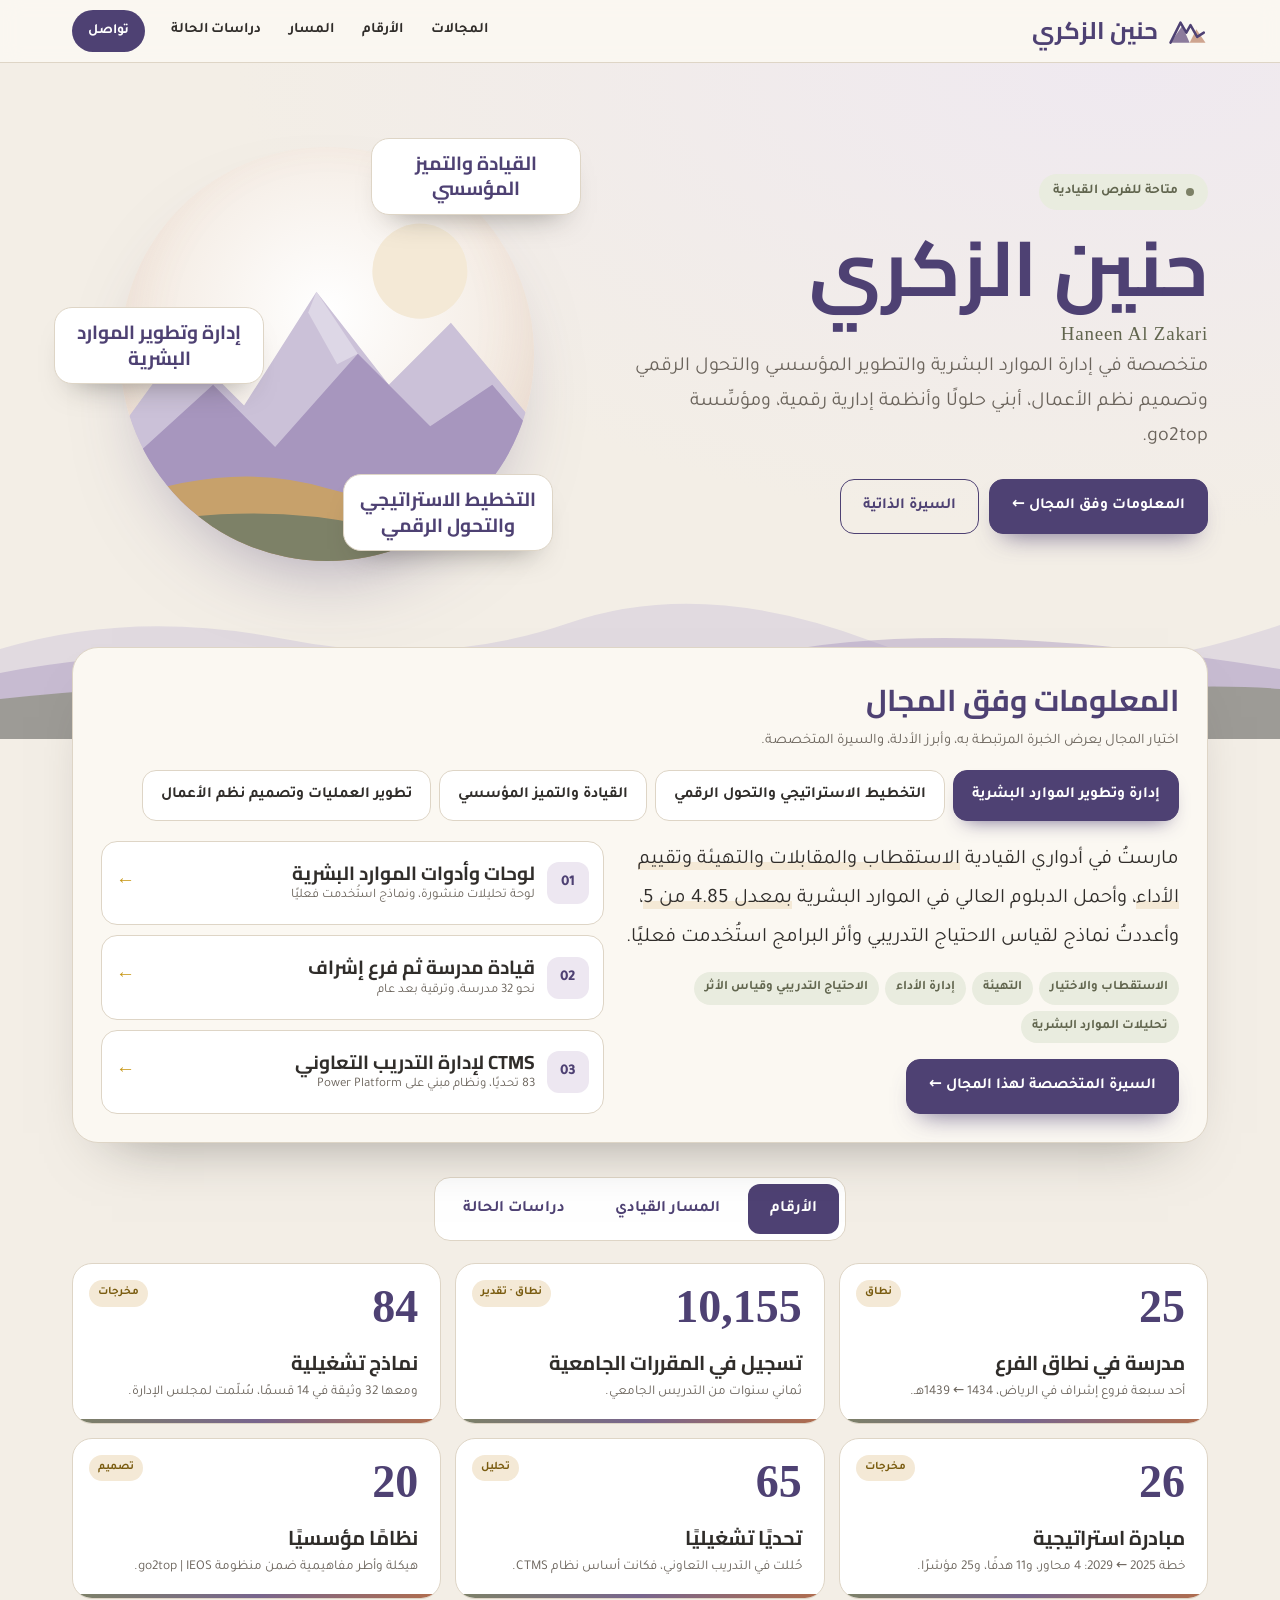
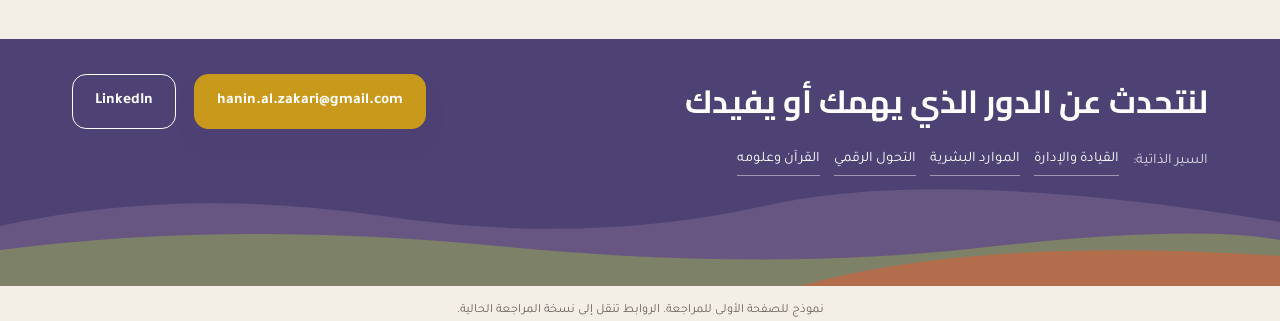
<file: concept/index.html>
<!DOCTYPE html>
<html lang="ar" dir="rtl">
<head>
<meta charset="utf-8">
<meta name="viewport" content="width=device-width, initial-scale=1">
<meta name="robots" content="noindex">
<title>حنين الزكري | ملف الأعمال (نموذج)</title>
<link rel="preconnect" href="https://fonts.googleapis.com">
<link href="https://fonts.googleapis.com/css2?family=Tajawal:wght@400;500;700;800&family=Cairo:wght@600;700;800&display=swap" rel="stylesheet">
<style>
:root{
  --lav:#78658D;--lav-d:#4E4173;--lav-l:#A796BE;--lav-t:#EDE7F1;
  --sage:#7D8167;--sage-d:#61654E;--sage-t:#E9ECDF;
  --camel:#C7A16B;--terra:#B16D4C;--terra-t:#F1E1D8;--gold:#C8991A;--gold-t:#F4E9D6;
  --cream:#F3EEE6;--paper:#FBF8F2;--ink:#302D2A;--muted:#6B645C;--line:#DED5C6;
  --f-head:"Sakkal Majalla","Cairo","Tajawal",serif;
  --f-body:"Sakkal Majalla","Tajawal","Cairo",sans-serif;
  --f-ui:"Tajawal","Cairo",system-ui,sans-serif;
}
*{box-sizing:border-box}
html{scroll-behavior:smooth}
body{margin:0;background:var(--cream);color:var(--ink);font-family:var(--f-body);font-size:19px;line-height:1.75;direction:rtl;overflow-x:hidden}
a{color:inherit}
button{font:inherit}
.wrap{max-width:1180px;margin:0 auto;padding:0 22px}

/* top bar */
.top{position:sticky;top:0;z-index:50;background:rgba(251,248,242,.92);-webkit-backdrop-filter:blur(10px);backdrop-filter:blur(10px);border-bottom:1px solid var(--line)}
.top .wrap{display:flex;align-items:center;gap:14px;height:62px}
.top .logo{display:flex;align-items:center;gap:10px;font-family:var(--f-head);font-weight:700;font-size:24px;color:var(--lav-d);text-decoration:none}
.top nav{display:flex;gap:4px;margin-inline-start:auto}
.top nav a{font-family:var(--f-ui);font-size:14.5px;font-weight:600;text-decoration:none;color:var(--ink);padding:8px 12px;border-radius:10px}
.top nav a:hover{background:var(--lav-t);color:var(--lav-d)}
.top .cta{font-family:var(--f-ui);font-size:14px;font-weight:700;text-decoration:none;color:#fff;background:var(--lav-d);padding:9px 16px;border-radius:999px}

/* hero */
.hero{position:relative;overflow:hidden;background:radial-gradient(120% 120% at 88% 0%,#EFE9F0 0%,var(--cream) 58%)}
.hero .wrap{display:grid;grid-template-columns:minmax(0,1.15fr) minmax(0,1fr);gap:40px;align-items:center;padding-top:56px;padding-bottom:150px;position:relative;z-index:2}
.kicker{display:inline-flex;align-items:center;gap:8px;font-family:var(--f-ui);font-size:13.5px;font-weight:700;color:var(--sage-d);background:var(--sage-t);padding:6px 14px;border-radius:999px}
.kicker i{width:8px;height:8px;border-radius:50%;background:var(--sage);box-shadow:0 0 0 0 rgba(125,129,103,.6);animation:pulse 2s infinite}
@keyframes pulse{70%{box-shadow:0 0 0 10px rgba(125,129,103,0)}100%{box-shadow:0 0 0 0 rgba(125,129,103,0)}}
.hero h1{font-family:var(--f-head);font-size:clamp(46px,6vw,78px);line-height:1.1;margin:16px 0 6px;color:var(--lav-d)}
.hero .en{font-family:Georgia,serif;font-size:19px;color:var(--sage-d);letter-spacing:.04em}
.hero .rot{font-family:var(--f-head);font-size:clamp(24px,2.6vw,32px);font-weight:700;margin:18px 0 10px;min-height:1.6em}
.hero .rot b{color:var(--terra);display:inline-block;transition:opacity .35s,transform .35s}
.hero .rot b.out{opacity:0;transform:translateY(-10px)}
.hero p.def{font-size:20px;color:var(--muted);max-width:56ch;margin:0 0 24px}
.btns{display:flex;flex-wrap:wrap;gap:10px}
.btn{display:inline-flex;align-items:center;gap:8px;font-family:var(--f-ui);font-weight:700;font-size:15.5px;text-decoration:none;padding:13px 22px;border-radius:14px;border:1.5px solid var(--lav-d);color:var(--lav-d);background:transparent;cursor:pointer;transition:transform .2s,box-shadow .2s}
.btn.solid{background:var(--lav-d);color:#fff;box-shadow:0 14px 26px -14px rgba(78,65,115,.8)}
.btn:hover{transform:translateY(-2px)}

/* hero visual */
.vis{position:relative;aspect-ratio:1/1;max-width:470px;justify-self:center;width:100%}
.vis .disc{position:absolute;inset:6%;border-radius:50%;background:radial-gradient(circle at 50% 40%,#fff 0%,#F4ECE4 55%,#EADFD3 100%);box-shadow:inset 0 -30px 60px rgba(177,109,76,.12),0 40px 80px -40px rgba(78,65,115,.5);overflow:hidden}
.vis .disc svg{position:absolute;inset:0;width:100%;height:100%}
.vis .disc .layer{transition:transform .2s ease-out}
.badge{position:absolute;display:flex;flex-direction:column;align-items:center;justify-content:center;min-width:118px;padding:10px 14px;border-radius:18px;background:#fff;border:1px solid var(--line);box-shadow:0 18px 30px -20px rgba(48,45,42,.5);font-family:var(--f-ui);text-align:center;animation:float 6s ease-in-out infinite}
.badge b{font-size:26px;line-height:1.1;color:var(--lav-d);font-variant-numeric:tabular-nums}
.badge span{font-size:12px;color:var(--muted);line-height:1.4}
.badge.g b{color:var(--gold)}
.badge.t b{color:var(--terra)}
.badge.ph{min-width:0;max-width:210px;padding:12px 16px;font-family:var(--f-head);font-size:19px;font-weight:700;line-height:1.35;color:var(--lav-d);transition:opacity .4s,transform .4s}
.badge.ph.out{opacity:0;transform:translateY(8px) scale(.96)}
.badge.ph.gold{color:#7A5C10;background:var(--gold-t);border-color:#E7D4AE}
.b1{top:4%;right:-4%}.b2{top:40%;left:-8%;animation-delay:-2s}.b3{bottom:8%;right:2%;animation-delay:-4s}
@keyframes float{50%{transform:translateY(-10px)}}
.hills{position:absolute;bottom:0;inset-inline:0;z-index:1;line-height:0}
.hills svg{width:100%;height:170px;display:block}

/* role selector */
.roles{position:relative;z-index:3;margin-top:-92px}
.panel{background:var(--paper);border:1px solid var(--line);border-radius:26px;box-shadow:0 30px 60px -40px rgba(48,45,42,.55);padding:26px 28px 28px}
.panel h2{font-family:var(--f-head);font-size:30px;margin:0;color:var(--lav-d)}
.panel .sub{font-family:var(--f-ui);font-size:14.5px;color:var(--muted);margin:2px 0 16px}
.chips{display:flex;flex-wrap:wrap;gap:8px;margin-bottom:20px}
.chip{all:unset;cursor:pointer;font-family:var(--f-ui);font-weight:700;font-size:15.5px;padding:11px 18px;border-radius:14px;background:#fff;border:1.5px solid var(--line);color:var(--ink);transition:all .25s}
.chip:hover{border-color:var(--lav)}
.chip[aria-pressed="true"]{background:var(--lav-d);border-color:var(--lav-d);color:#fff;box-shadow:0 10px 20px -12px rgba(78,65,115,.9)}
.chip:focus-visible{outline:3px solid var(--gold);outline-offset:2px}
.fit{display:grid;grid-template-columns:minmax(0,1.1fr) minmax(0,1fr);gap:22px;transition:opacity .3s}
.fit.fade{opacity:0}
.fit .why{font-size:20.5px;line-height:1.9;margin:0 0 14px}
.fit .why mark{background:linear-gradient(transparent 62%,var(--gold-t) 62%);color:inherit}
.tags{display:flex;flex-wrap:wrap;gap:6px;margin-bottom:16px}
.tags span{font-family:var(--f-ui);font-size:13px;font-weight:600;color:var(--sage-d);background:var(--sage-t);padding:5px 11px;border-radius:999px}
.ev{display:grid;gap:10px}
.ev a{display:grid;grid-template-columns:42px minmax(0,1fr) auto;gap:12px;align-items:center;text-decoration:none;background:#fff;border:1px solid var(--line);border-radius:16px;padding:12px 14px;transition:border-color .2s,transform .2s}
.ev a:hover{border-color:var(--lav);transform:translateX(-4px)}
.ev .n{display:grid;place-items:center;width:42px;height:42px;border-radius:12px;background:var(--lav-t);color:var(--lav-d);font-family:var(--f-ui);font-weight:800;font-size:15px}
.ev b{display:block;font-family:var(--f-head);font-size:19px;line-height:1.35}
.ev small{display:block;font-family:var(--f-ui);font-size:13px;color:var(--muted);line-height:1.5}
.ev .go{color:var(--gold);font-weight:800}

/* tabs area */
.area{margin:34px auto 0}
.tabs{display:flex;gap:6px;background:#fff;border:1px solid var(--line);border-radius:16px;padding:6px;width:fit-content;margin:0 auto 22px}
.tabs button{all:unset;cursor:pointer;font-family:var(--f-ui);font-weight:700;font-size:16px;padding:11px 22px;border-radius:12px;color:var(--lav-d)}
.tabs button[aria-selected="true"]{background:var(--lav-d);color:#fff}
.tabs button:focus-visible{outline:3px solid var(--gold)}
.view{display:none;animation:in .45s ease}
.view.on{display:block}
@keyframes in{from{opacity:0;transform:translateY(10px)}to{opacity:1;transform:none}}

/* counters */
.nums{display:grid;grid-template-columns:repeat(3,minmax(0,1fr));gap:14px}
.num{background:#fff;border:1px solid var(--line);border-radius:20px;padding:20px 22px;position:relative;overflow:hidden}
.num::after{content:"";position:absolute;inset-inline-start:0;bottom:0;height:4px;width:var(--w,0);background:linear-gradient(90deg,var(--sage),var(--lav),var(--terra));transition:width 1.4s ease}
.num b{font-family:Georgia,serif;font-size:46px;line-height:1;color:var(--lav-d);font-variant-numeric:tabular-nums}
.num h3{font-family:var(--f-head);font-size:20px;margin:8px 0 2px}
.num p{margin:0;font-family:var(--f-ui);font-size:13.5px;color:var(--muted);line-height:1.6}
.num .k{position:absolute;top:16px;left:16px;font-family:var(--f-ui);font-size:11.5px;font-weight:700;padding:3px 9px;border-radius:999px;background:var(--gold-t);color:#7A5C10}

/* journey */
.journey{background:#fff;border:1px solid var(--line);border-radius:22px;padding:24px 22px}
.stops{position:relative;display:grid;grid-template-columns:repeat(7,minmax(0,1fr));gap:4px;padding-top:6px}
.stops::before{content:"";position:absolute;top:31px;inset-inline:5%;height:4px;border-radius:4px;background:var(--line)}
.stops .bar{position:absolute;top:31px;inset-inline-start:5%;height:4px;border-radius:4px;background:linear-gradient(90deg,var(--sage),var(--lav),var(--terra));width:0;transition:width .6s ease}
.stop{all:unset;cursor:pointer;position:relative;z-index:1;display:flex;flex-direction:column;align-items:center;gap:8px;text-align:center}
.stop .dot{width:54px;height:54px;border-radius:50%;display:grid;place-items:center;background:var(--paper);border:3px solid var(--lav-l);font-family:var(--f-ui);font-weight:800;font-size:13px;color:var(--lav-d);transition:all .25s}
.stop span{font-family:var(--f-ui);font-size:13px;font-weight:600;line-height:1.4}
.stop small{font-family:var(--f-ui);font-size:11.5px;color:var(--muted)}
.stop[aria-current="true"] .dot{background:var(--lav-d);border-color:var(--gold);color:#fff;transform:scale(1.1)}
.stop:focus-visible .dot{outline:3px solid var(--gold)}
.detail{margin-top:22px;display:grid;grid-template-columns:minmax(0,1fr) auto;gap:18px;align-items:center;background:var(--lav-t);border-radius:18px;padding:18px 22px}
.detail h3{font-family:var(--f-head);font-size:24px;margin:0;color:var(--lav-d)}
.detail p{margin:4px 0 0;font-size:18px}
.detail .big{font-family:Georgia,serif;font-size:40px;color:var(--terra);text-align:center;line-height:1}
.detail .big small{display:block;font-family:var(--f-ui);font-size:12.5px;color:var(--muted)}

/* cases */
.cases{display:grid;grid-template-columns:repeat(3,minmax(0,1fr));gap:16px}
.case{display:flex;flex-direction:column;text-decoration:none;background:#fff;border:1px solid var(--line);border-radius:20px;overflow:hidden;transition:transform .25s,box-shadow .25s}
.case:hover{transform:translateY(-4px);box-shadow:0 24px 40px -28px rgba(78,65,115,.7)}
.case .img{height:150px;background:var(--lav-t) center/cover no-repeat;position:relative;transition:transform .5s}
.case:hover .img{transform:scale(1.04)}
.case .img.art{background:linear-gradient(135deg,var(--lav-d),var(--lav) 55%,var(--terra))}
.case .img.art::after{content:"32 مدرسة";position:absolute;inset:auto 16px 14px auto;font-family:var(--f-ui);font-weight:800;font-size:28px;color:#fff}
.case .st{position:absolute;top:12px;right:12px;font-family:var(--f-ui);font-size:12px;font-weight:700;background:rgba(255,255,255,.95);padding:4px 10px;border-radius:999px;color:var(--sage-d)}
.case .bd{padding:14px 16px 16px;display:grid;gap:6px}
.case h3{font-family:var(--f-head);font-size:21px;line-height:1.3;margin:0 0 4px;color:var(--lav-d)}
.flow{display:grid;gap:4px;font-family:var(--f-ui);font-size:13.5px;line-height:1.55}
.flow div{display:grid;grid-template-columns:58px 1fr;gap:8px}
.flow em{font-style:normal;font-weight:700;color:var(--terra)}

/* contact */
.end{margin:40px 0 0;background:var(--lav-d);color:#fff;position:relative;overflow:hidden}
.end .wrap{display:flex;flex-wrap:wrap;align-items:center;gap:18px;padding-top:34px;padding-bottom:110px;position:relative;z-index:2}
.end h2{font-family:var(--f-head);font-size:32px;margin:0;flex:1 1 320px}
.end .btn{border-color:#fff;color:#fff}
.end .btn.solid{background:var(--gold);border-color:var(--gold);color:#fff}
.end .cvs{flex-basis:100%;display:flex;flex-wrap:wrap;gap:8px 14px;align-items:center;font-family:var(--f-ui);font-size:14.5px}
.end .cvs span{opacity:.8}
.end .cvs a{color:#fff;text-decoration:none;border-bottom:1px solid rgba(255,255,255,.45);padding-bottom:2px}
.end .cvs a:hover{border-color:var(--gold)}
.end svg{position:absolute;bottom:0;inset-inline:0;width:100%;height:110px;z-index:1}
.note{font-family:var(--f-ui);font-size:12.5px;color:var(--muted);text-align:center;margin:14px 0 0}

@media (max-width:900px){
  .top nav{display:none}
  .hero .wrap{grid-template-columns:1fr;padding-top:30px;padding-bottom:130px}
  .vis{max-width:330px}
  .fit,.cases,.nums{grid-template-columns:1fr}
  .stops{grid-template-columns:repeat(7,86px);overflow-x:auto;padding-bottom:8px}
  .stops::before,.stops .bar{display:none}
  .tabs{width:100%;overflow-x:auto}
  .tabs button{flex:1 0 auto;text-align:center;padding:10px 14px}
  .panel{padding:20px 16px}
  .detail{grid-template-columns:1fr}
}
@media (prefers-reduced-motion:reduce){*{animation:none!important;transition:none!important}}
</style>
</head>
<body>

<header class="top">
  <div class="wrap">
    <a class="logo" href="#">
      <svg width="40" height="30" viewBox="0 0 46 36" aria-hidden="true"><path d="M2 32L16 12l9 20H2z" fill="#78658D" opacity=".85"/><path d="M25 32L33 16l11 16H25z" fill="#B16D4C" opacity=".6"/><path d="M2 32L14 8l7 12 5-9 8 14 8-5" stroke="#4E4173" stroke-width="3" fill="none" stroke-linecap="round" stroke-linejoin="round"/></svg>
      حنين الزكري
    </a>
    <nav aria-label="أقسام">
      <a href="#roles">المجالات</a>
      <a href="#area" data-tab="nums">الأرقام</a>
      <a href="#area" data-tab="path">المسار</a>
      <a href="#area" data-tab="cases">دراسات الحالة</a>
    </nav>
    <a class="cta" href="#contact">تواصل</a>
  </div>
</header>

<section class="hero" id="top">
  <div class="wrap">
    <div>
      <span class="kicker"><i></i>متاحة للفرص القيادية</span>
      <h1>حنين الزكري</h1>
      <div class="en">Haneen Al Zakari</div>
      <p class="def">متخصصة في إدارة الموارد البشرية والتطوير المؤسسي والتحول الرقمي وتصميم نظم الأعمال، أبني حلولًا وأنظمة إدارية رقمية، ومؤسِّسة go2top.</p>
      <div class="btns">
        <a class="btn solid" href="#roles">المعلومات وفق المجال ←</a>
        <a class="btn" href="https://go2top-sa.github.io/My-CV/ol/" target="_blank" rel="noopener">السيرة الذاتية</a>
      </div>
    </div>
    <div class="vis" id="vis" aria-hidden="true">
      <div class="disc">
        <svg viewBox="0 0 400 400" preserveAspectRatio="xMidYMid slice">
          <circle cx="290" cy="120" r="46" fill="#F4E9D6"/>
          <g class="layer" data-d="6"><path d="M-20 300 L60 190 L120 250 L190 140 L260 230 L320 170 L420 290 L420 420 L-20 420Z" fill="#CBC1D8"/></g>
          <g class="layer" data-d="12"><path d="M-20 330 L90 230 L150 290 L230 200 L300 270 L360 230 L420 300 L420 420 L-20 420Z" fill="#A796BE"/><path d="M190 140 L230 200 L210 210 L182 160Z" fill="#fff" opacity=".35"/></g>
          <g class="layer" data-d="20"><path d="M-20 350 Q100 300 200 330 T420 320 L420 420 L-20 420Z" fill="#C7A16B"/></g>
          <g class="layer" data-d="30"><path d="M-20 372 Q120 340 240 366 T420 356 L420 420 L-20 420Z" fill="#7D8167"/><path d="M250 420 Q320 360 420 370 L420 420Z" fill="#B16D4C"/></g>
        </svg>
      </div>
      <div class="badge ph b1"></div>
      <div class="badge ph b2"></div>
      <div class="badge ph b3"></div>
    </div>
  </div>
  <div class="hills" aria-hidden="true"><svg viewBox="0 0 1440 170" preserveAspectRatio="none"><path d="M0 170 L0 80 Q150 40 320 70 T640 54 T980 72 T1440 56 L1440 170Z" fill="#CBC1D8" opacity=".45"/><path d="M0 170 L0 104 Q200 70 430 98 T860 86 T1440 100 L1440 170Z" fill="#A796BE" opacity=".45"/><path d="M0 170 L0 130 Q260 104 560 126 T1100 130 T1440 120 L1440 170Z" fill="#7D8167" opacity=".55"/></svg></div>
</section>

<section class="roles wrap" id="roles">
  <div class="panel">
    <h2>المعلومات وفق المجال</h2>
    <p class="sub">اختيار المجال يعرض الخبرة المرتبطة به، وأبرز الأدلة، والسيرة المتخصصة.</p>
    <div class="chips" role="group" aria-label="المجالات">
      <button class="chip" type="button" data-role="hr" aria-pressed="true">إدارة وتطوير الموارد البشرية</button>
      <button class="chip" type="button" data-role="dt" aria-pressed="false">التخطيط الاستراتيجي والتحول الرقمي</button>
      <button class="chip" type="button" data-role="lead" aria-pressed="false">القيادة والتميز المؤسسي</button>
      <button class="chip" type="button" data-role="od" aria-pressed="false">تطوير العمليات وتصميم نظم الأعمال</button>
    </div>
    <div class="fit" id="fit" aria-live="polite">
      <div>
        <p class="why" id="why"></p>
        <div class="tags" id="tags"></div>
        <a class="btn solid" id="cv" href="#" target="_blank" rel="noopener">السيرة المتخصصة لهذا المجال ←</a>
      </div>
      <div class="ev" id="ev"></div>
    </div>
  </div>
</section>

<section class="area wrap" id="area">
  <div class="tabs" role="tablist" aria-label="تفاصيل">
    <button type="button" role="tab" data-tab="nums" aria-selected="true">الأرقام</button>
    <button type="button" role="tab" data-tab="path" aria-selected="false">المسار القيادي</button>
    <button type="button" role="tab" data-tab="cases" aria-selected="false">دراسات الحالة</button>
  </div>

  <div class="view on" id="v-nums" role="tabpanel">
    <div class="nums">
      <div class="num"><span class="k">نطاق</span><b data-count="32">0</b><h3>مدرسة في نطاق الفرع</h3><p>أحد سبعة فروع إشراف في الرياض، 1434 ← 1439هـ.</p></div>
      <div class="num"><span class="k">نطاق · تقدير</span><b data-count="13000" data-fmt="1">0</b><h3>تسجيل في المقررات الجامعية</h3><p>ثماني سنوات من التدريس الجامعي.</p></div>
      <div class="num"><span class="k">مخرجات</span><b data-count="107">0</b><h3>نماذج تشغيلية</h3><p>ومعها 32 وثيقة في 14 قسمًا، سُلّمت لمجلس الإدارة.</p></div>
      <div class="num"><span class="k">مخرجات</span><b data-count="33">0</b><h3>مبادرة استراتيجية</h3><p>خطة 2025 ← 2029: 4 محاور، و11 هدفًا، و25 مؤشرًا.</p></div>
      <div class="num"><span class="k">تحليل</span><b data-count="83">0</b><h3>تحديًا تشغيليًا</h3><p>حُللت في التدريب التعاوني، فكانت أساس نظام CTMS.</p></div>
      <div class="num"><span class="k">تصميم</span><b data-count="25">0</b><h3>نظامًا مؤسسيًا</h3><p>هيكلة وأطر مفاهيمية ضمن منظومة ⁦go2top | IEOS⁩.</p></div>
    </div>
  </div>

  <div class="view" id="v-path" role="tabpanel">
    <div class="journey">
      <div class="stops" id="stops"><i class="bar" id="bar"></i></div>
      <div class="detail" id="detail"></div>
    </div>
  </div>

  <div class="view" id="v-cases" role="tabpanel">
    <div class="cases">
      <a class="case" href="../preview/#case-leadership"><div class="img art"><span class="st">منجزة</span></div><div class="bd"><h3>قيادة مدرسة ثم فرع إشراف</h3><div class="flow"><div><em>المشكلة</em>مدارس تحتاج إدارة وإشرافًا منتظمين</div><div><em>الإجراء</em>التخطيط والموارد البشرية والموازنات وإدارة التغيير</div><div><em>النتيجة</em>ترقية بعد عام، ومواءمة الفرع مع التنظيم الموحد</div></div></div></a>
      <a class="case" href="../preview/#case-assoc"><div class="img" style="background-image:url(../assets/shot-association.jpg)"><span class="st">سُلّمت للاعتماد</span></div><div class="bd"><h3>التأسيس المؤسسي لجمعية</h3><div class="flow"><div><em>المشكلة</em>جهة ناشئة تحتاج منظومة تأسيس متكاملة</div><div><em>الإجراء</em>إدارة المشروع ووضع منهجيته</div><div><em>النتيجة</em>32 وثيقة، و107 نماذج، وخطة بـ33 مبادرة</div></div></div></a>
      <a class="case" href="../preview/#case-ctms"><div class="img" style="background-image:url(../assets/ctms-portal.jpg)"><span class="st">قيد الإتمام</span></div><div class="bd"><h3>CTMS لإدارة التدريب التعاوني</h3><div class="flow"><div><em>المشكلة</em>إدارة يدوية تضعف المتابعة</div><div><em>الإجراء</em>تحليل 83 تحديًا وتصميم النظام وبناؤه</div><div><em>النتيجة</em>بلغ إجراءات الموافقة على نموذج أولي</div></div></div></a>
      <a class="case" href="../preview/#case-hr"><div class="img" style="background-image:url(../assets/hr-analytics.jpg)"><span class="st">منشورة</span></div><div class="bd"><h3>لوحات وأدوات الموارد البشرية</h3><div class="flow"><div><em>المشكلة</em>بيانات متفرقة وقرارات بطيئة</div><div><em>الإجراء</em>بناء لوحة تحليلات ونماذج لقياس الاحتياج والأثر</div><div><em>النتيجة</em>نماذج استُخدمت فعليًا في برامج الإدارة</div></div></div></a>
      <a class="case" href="../preview/#case-ieos"><div class="img" style="background-image:url(../assets/ieos-hall.jpg)"><span class="st">تصميم مفاهيمي</span></div><div class="bd"><h3>⁦go2top | IEOS⁩: منظومة التشغيل المؤسسي المتكاملة</h3><div class="flow"><div><em>المشكلة</em>أنظمة منفصلة وبيانات مكررة</div><div><em>الإجراء</em>هيكلة 25 نظامًا في خمس طبقات</div><div><em>النتيجة</em>إطار موحد بُني منه CTMS أولًا</div></div></div></a>
      <a class="case" href="../preview/#case-nawat"><div class="img" style="background-image:url(../assets/hackathon-first-place.jpg)"><span class="st">المركز الأول</span></div><div class="bd"><h3>هاكاثون «نواة» والتطبيق</h3><div class="flow"><div><em>المشكلة</em>قلق الأهل على رحلة الطالب</div><div><em>الإجراء</em>إنشاء النموذج الأولي وتقديم العرض، ثم تطوير التطبيق</div><div><em>النتيجة</em>المركز الأول ضمن الفريق</div></div></div></a>
    </div>
  </div>
</section>

<section class="end" id="contact">
  <div class="wrap">
    <h2>لنتحدث عن الدور الذي يهمك أو يفيدك</h2>
    <a class="btn solid" href="mailto:hanin.al.zakari@gmail.com">hanin.al.zakari@gmail.com</a>
    <a class="btn" href="https://www.linkedin.com/in/haneen-al-zakari" target="_blank" rel="noopener">LinkedIn</a>
    <div class="cvs"><span>السير الذاتية:</span><a href="https://go2top-sa.github.io/My-CV/ol/" target="_blank" rel="noopener">القيادة والإدارة</a><a href="https://go2top-sa.github.io/My-CV/hr/" target="_blank" rel="noopener">الموارد البشرية</a><a href="https://go2top-sa.github.io/My-CV/dt/" target="_blank" rel="noopener">التحول الرقمي</a><a href="https://go2top-sa.github.io/My-CV/quran/" target="_blank" rel="noopener">القرآن وعلومه</a></div>
  </div>
  <svg viewBox="0 0 1440 110" preserveAspectRatio="none" aria-hidden="true"><path d="M0 110 L0 50 Q200 10 430 40 T860 30 T1440 46 L1440 110Z" fill="#78658D" opacity=".6"/><path d="M0 110 L0 74 Q260 44 560 70 T1100 72 T1440 64 L1440 110Z" fill="#7D8167"/><path d="M900 110 Q1100 60 1440 80 L1440 110Z" fill="#B16D4C"/></svg>
</section>
<p class="note">نموذج للصفحة الأولى للمراجعة. الروابط تنقل إلى نسخة المراجعة الحالية.</p>

<script>
(function(){
  var reduce=window.matchMedia&&matchMedia('(prefers-reduced-motion: reduce)').matches;
  var ROLES={
    lead:{why:'أدرتُ مدرسة نسائية عامًا، ثم رُقّيت لقيادة أحد فروع الإشراف السبعة في الرياض <mark>بنطاق نحو 32 مدرسة</mark>، وأدرتُ فيه التخطيط والموارد البشرية والموازنات، وقدتُ <mark>مواءمة الفرع مع التنظيم الموحد الجديد</mark>.',tags:['قيادة الفرق','إدارة التغيير','الحوكمة والسياسات','متابعة الأداء والجودة','الموازنات'],cv:'ol',ev:['leadership','assoc','nawat']},
    hr:{why:'مارستُ في أدواري القيادية <mark>الاستقطاب والمقابلات والتهيئة وتقييم الأداء</mark>، وأحمل الدبلوم العالي في الموارد البشرية <mark>بمعدل 4.85 من 5</mark>، وأعددتُ نماذج لقياس الاحتياج التدريبي وأثر البرامج استُخدمت فعليًا.',tags:['الاستقطاب والاختيار','التهيئة','إدارة الأداء','الاحتياج التدريبي وقياس الأثر','تحليلات الموارد البشرية'],cv:'hr',ev:['hr','leadership','ctms']},
    dt:{why:'أعددتُ خطة استراتيجية 2025 ← 2029 <mark>بـ33 مبادرة و25 مؤشر أداء</mark>، وأصمم أنظمة إدارية رقمية وأبنيها على <mark>Power Platform</mark>. وأحمل زمالة قادة التحول الرقمي بتقدير ممتاز (97%).',tags:['التخطيط الاستراتيجي','مؤشرات الأداء','خطط التحول الرقمي','Power Platform','تحليل البيانات'],cv:'dt',ev:['assoc','ctms','nawat']},
    od:{why:'أحلل الإجراءات وأعيد تصميمها في أنظمة عملية: <mark>83 تحديًا تشغيليًا</mark> تحولت إلى تصميم CTMS، و<mark>107 نماذج تشغيلية</mark> لجمعية، وهيكلة 25 نظامًا في منظومة ⁦go2top | IEOS⁩.',tags:['تحليل العمليات','إعادة تصميم الإجراءات','النماذج التشغيلية','تصميم نظم الأعمال','أتمتة الإجراءات'],cv:'dt',ev:['ctms','assoc','isps']}
  };
  var EV={
    leadership:['قيادة مدرسة ثم فرع إشراف','نحو 32 مدرسة، وترقية بعد عام'],
    assoc:['التأسيس المؤسسي لجمعية','32 وثيقة، و107 نماذج، و33 مبادرة'],
    ctms:['CTMS لإدارة التدريب التعاوني','83 تحديًا، ونظام مبني على Power Platform'],
    hr:['لوحات وأدوات الموارد البشرية','لوحة تحليلات منشورة، ونماذج استُخدمت فعليًا'],
    isps:['⁦go2top | IEOS⁩: منظومة التشغيل المؤسسي المتكاملة','هيكلة 25 نظامًا في خمس طبقات'],
    nawat:['هاكاثون «نواة»','المركز الأول ضمن الفريق، والنموذج الأولي والعرض']
  };
  var fit=document.getElementById('fit');
  function setRole(k,first){
    var r=ROLES[k]; if(!r)return;
    document.querySelectorAll('.chip').forEach(function(c){c.setAttribute('aria-pressed',c.dataset.role===k)});
    function fill(){
      document.getElementById('why').innerHTML=r.why;
      document.getElementById('tags').innerHTML=r.tags.map(function(t){return '<span>'+t+'</span>'}).join('');
      document.getElementById('cv').href='https://go2top-sa.github.io/My-CV/'+r.cv+'/';
      document.getElementById('ev').innerHTML=r.ev.map(function(id,i){var e=EV[id];return '<a href="../preview/#case-'+id+'"><span class="n">0'+(i+1)+'</span><span><b>'+e[0]+'</b><small>'+e[1]+'</small></span><span class="go">←</span></a>'}).join('');
      fit.classList.remove('fade');
    }
    if(first||reduce)fill(); else{fit.classList.add('fade'); setTimeout(fill,220);}
  }
  document.addEventListener('click',function(e){
    var c=e.target.closest('[data-role]'); if(c){setRole(c.dataset.role);return;}
    var t=e.target.closest('[data-tab]'); if(t){setTab(t.dataset.tab);}
    var s=e.target.closest('[data-stop]'); if(s){setStop(+s.dataset.stop);}
  });
  setRole('hr',true);

  // rotating line
  var HL=['القيادة والتميز المؤسسي','إدارة وتطوير الموارد البشرية','التخطيط الاستراتيجي والتحول الرقمي','تطوير العمليات وتصميم نظم الأعمال','مؤسِّسة go2top'],hi=0;
  var slots=[].slice.call(document.querySelectorAll('.badge.ph'));
  function paint(){slots.forEach(function(el,k){var t=HL[(hi+k)%HL.length];el.textContent=t;el.classList.toggle('gold',t.indexOf('go2top')>-1)})}
  paint();
  if(!reduce)setInterval(function(){slots.forEach(function(el){el.classList.add('out')});setTimeout(function(){hi=(hi+1)%HL.length;paint();slots.forEach(function(el){el.classList.remove('out')})},400)},3200);

  // counters
  function count(el){
    if(el.dataset.done)return; el.dataset.done=1;
    var to=+el.dataset.count, fmt=el.dataset.fmt, t0=null, d=1300;
    function f(n){return fmt?n.toLocaleString('en-US'):String(n)}
    if(reduce){el.textContent=f(to);return;}
    function step(ts){if(!t0)t0=ts;var p=Math.min((ts-t0)/d,1),v=Math.round(to*(1-Math.pow(1-p,3)));el.textContent=f(v);if(p<1)requestAnimationFrame(step)}
    requestAnimationFrame(step);
    var card=el.closest('.num'); if(card)card.style.setProperty('--w','100%');
  }
  var io='IntersectionObserver' in window?new IntersectionObserver(function(es){es.forEach(function(x){if(x.isIntersecting)count(x.target)})},{threshold:.4}):null;
  document.querySelectorAll('[data-count]').forEach(function(el){io?io.observe(el):count(el)});

  // tabs
  function setTab(k){
    document.querySelectorAll('.tabs [data-tab]').forEach(function(b){b.setAttribute('aria-selected',b.dataset.tab===k)});
    document.querySelectorAll('.view').forEach(function(v){v.classList.toggle('on',v.id==='v-'+k)});
    if(k==='nums')document.querySelectorAll('#v-nums [data-count]').forEach(count);
    if(k==='path')setStop(cur);
  }
  document.querySelector('.tabs').addEventListener('keydown',function(e){
    var bs=[].slice.call(this.querySelectorAll('button')),i=bs.indexOf(document.activeElement);if(i<0)return;
    if(e.key==='ArrowLeft'){bs[(i+1)%bs.length].focus();bs[(i+1)%bs.length].click()}
    if(e.key==='ArrowRight'){bs[(i-1+bs.length)%bs.length].focus();bs[(i-1+bs.length)%bs.length].click()}
  });

  // journey
  var STOPS=[
    ['1428هـ','مشرفة تعليمية','الإشراف على الأداء التعليمي ودعم المعلمات، ومتابعة البرامج وتقييمها.','2','سنتان'],
    ['1433هـ','مديرة مدرسة نسائية','القيادة الإدارية والتعليمية للمدرسة، وخطط صارت تنتج نتائج قابلة للقياس.','1','عام ثم ترقية'],
    ['1434هـ','مديرة فرع إشراف','أحد سبعة فروع في الرياض: فرق الإشراف، والموارد البشرية، والموازنات، ومواءمة الفرع مع التنظيم الموحد.','32','مدرسة'],
    ['1433 ← 1441هـ','تدريس جامعي','ثماني سنوات في جامعة الإمام محمد بن سعود الإسلامية، مع إعداد المحتوى والاختبارات والتقارير.','13,000','تسجيل تقديري'],
    ['1447هـ','وزارة التعليم','تحليل التحديات وتصميم CTMS، وإعداد Mini Jam، والمركز الأول ضمن الفريق في «نواة».','83','تحديًا'],
    ['2025 ← 2026','تأسيس جمعية','إدارة مشروع التأسيس المؤسسي: التخطيط والحوكمة والموارد البشرية والتحول الرقمي.','107','نماذج'],
    ['2026','go2top','تأسيس مشروع مؤسسي في الموارد البشرية والتميز المؤسسي والتحول الرقمي، وزمالة قادة التحول الرقمي.','97%','تقدير الزمالة']
  ];
  var stops=document.getElementById('stops'),cur=2;
  stops.insertAdjacentHTML('beforeend',STOPS.map(function(s,i){return '<button class="stop" type="button" data-stop="'+i+'"><span class="dot">'+(i+1)+'</span><span>'+s[1]+'</span><small>'+s[0]+'</small></button>'}).join(''));
  function setStop(i){
    cur=i; var s=STOPS[i];
    stops.querySelectorAll('.stop').forEach(function(b){b.setAttribute('aria-current',+b.dataset.stop===i)});
    document.getElementById('bar').style.width=(i/(STOPS.length-1)*90)+'%';
    document.getElementById('detail').innerHTML='<div><h3>'+s[1]+' <small style="font-size:14px;color:var(--muted)">'+s[0]+'</small></h3><p>'+s[2]+'</p></div><div class="big">'+s[3]+'<small>'+s[4]+'</small></div>';
  }
  setStop(cur);

  // parallax
  var vis=document.getElementById('vis');
  if(!reduce&&vis&&matchMedia('(pointer:fine)').matches){
    document.addEventListener('pointermove',function(e){
      var x=(e.clientX/innerWidth-.5),y=(e.clientY/innerHeight-.5);
      vis.querySelectorAll('.layer').forEach(function(l){var d=+l.dataset.d;l.style.transform='translate('+(-x*d)+'px,'+(-y*d*.4)+'px)'});
    });
  }
})();
</script>
</body>
</html>
</file>
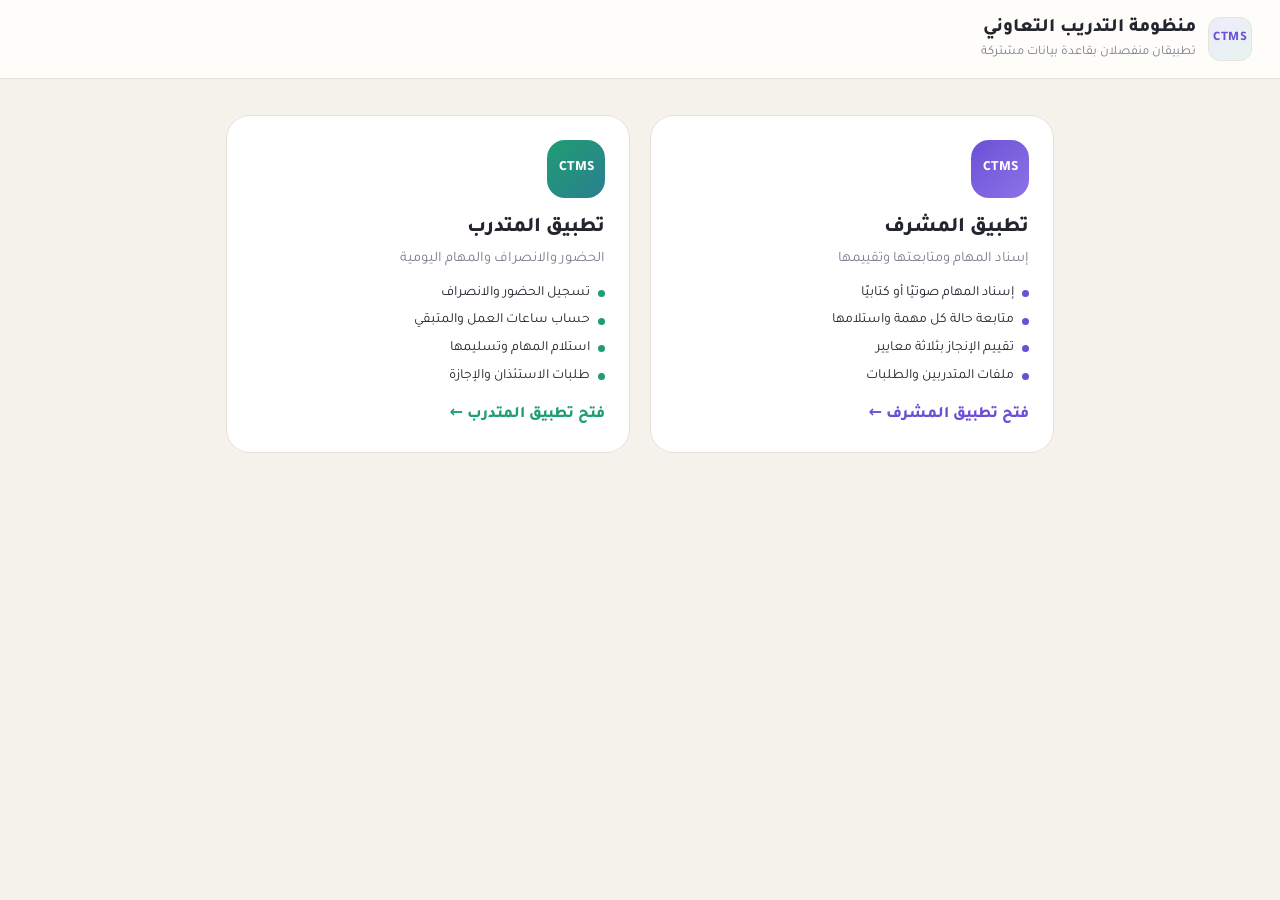
<file: ctms/index.html>
<!DOCTYPE html>
<html lang="ar" dir="rtl">
<head>
<meta charset="utf-8">
<meta name="viewport" content="width=device-width,initial-scale=1">
<title>CTMS | منظومة التدريب التعاوني</title>
<link href="https://fonts.googleapis.com/css2?family=Tajawal:wght@400;500;700;800&display=swap" rel="stylesheet">
<style>
:root{
  --bg:#f5f2eb; --card:#ffffff; --line:#e7e3da; --ink:#23262f; --mute:#7c8090; --soft:#f8f7f4;
  --green:#1f9d74; --green-l:#e5f5ee; --amber:#d98a1c; --amber-l:#fcf1df; --red:#d4483f; --red-l:#fbe8e6;
  --violet:#6c4fd6; --violet-l:#efebfc; --teal:#2b7f8f; --teal-l:#e4f2f4;
  --font:'Sakkal Majalla','Tajawal',system-ui,sans-serif;
}
*{box-sizing:border-box;margin:0;padding:0}
html,body{height:100%}
body{font-family:var(--font);background:var(--bg);color:var(--ink);font-size:16px;line-height:1.55;-webkit-font-smoothing:antialiased}
button,input,textarea,select{font:inherit;color:inherit}
button{cursor:pointer;border:0;background:none}
svg{width:1em;height:1em;flex:none}

/* ===== Top bar ===== */
.topbar{display:flex;align-items:center;justify-content:space-between;gap:16px;padding:14px 28px;background:#fffdf9;border-bottom:1px solid var(--line);flex-wrap:wrap}
.brand{display:flex;align-items:center;gap:12px}
.brand-mark{width:44px;height:44px;border-radius:12px;background:linear-gradient(135deg,var(--violet-l),var(--green-l));display:grid;place-items:center;font-weight:800;font-size:13px;color:var(--violet);letter-spacing:.5px;border:1px solid var(--line)}
.brand h1{font-size:19px;font-weight:800}
.brand p{font-size:13px;color:var(--mute)}
.switch{display:flex;background:var(--soft);border:1px solid var(--line);border-radius:14px;padding:4px;gap:4px}
.switch button{padding:7px 16px;border-radius:10px;font-weight:700;font-size:14px;color:var(--mute)}
.switch button.on{background:#fff;color:var(--ink);box-shadow:0 1px 4px rgba(0,0,0,.08)}
.sync{display:flex;align-items:center;gap:8px;font-size:13px;color:var(--mute);background:var(--soft);border:1px solid var(--line);padding:6px 12px;border-radius:999px}
.sync i{width:8px;height:8px;border-radius:50%;background:var(--amber);display:block}
.sync.ok i{background:var(--green)}

/* ===== Stage & phones ===== */
.stage{display:flex;justify-content:center;align-items:flex-start;gap:48px;padding:28px 16px 40px;flex-wrap:wrap}
.phone-wrap{display:flex;flex-direction:column;align-items:center;gap:10px}
.phone-label{font-size:14px;font-weight:700;color:var(--mute);display:flex;align-items:center;gap:8px}
.phone-label b{width:10px;height:10px;border-radius:50%;display:block}
.phone{width:390px;height:800px;background:#fff;border-radius:46px;border:10px solid #ebe7de;box-shadow:0 30px 60px -25px rgba(60,50,30,.28),0 0 0 1px #ddd8cc;position:relative;overflow:hidden;display:flex;flex-direction:column}
.phone::before{content:"";position:absolute;top:8px;left:50%;transform:translateX(-50%);width:110px;height:24px;border-radius:14px;background:#ebe7de;z-index:5}
body[data-view=sup] #trnWrap, body[data-view=trn] #supWrap{display:none}
body:not([data-view=home]) .topbar, body:not([data-view=home]) .landing{display:none}
body[data-view=home] .stage{display:none}
body:not([data-view=home]) .phone-label{display:none}
.landing{max-width:860px;margin:0 auto;padding:36px 16px;display:grid;grid-template-columns:1fr 1fr;gap:20px}
.launch{display:block;text-decoration:none;color:inherit;background:#fff;border:1px solid var(--line);border-radius:24px;padding:24px;transition:transform .15s,box-shadow .15s}
.launch:hover{transform:translateY(-3px);box-shadow:0 18px 36px -20px rgba(60,50,30,.35)}
.launch .av{width:58px;height:58px;font-size:28px;border-radius:18px;margin-bottom:14px}
.launch h3{font-size:21px;font-weight:800;margin-bottom:4px}
.launch p{font-size:14.5px;color:var(--mute);margin-bottom:12px}
.launch ul{list-style:none;display:grid;gap:6px;margin-bottom:16px}
.launch li{font-size:14px;display:flex;gap:8px;align-items:center}
.launch li::before{content:"";width:7px;height:7px;border-radius:50%;background:var(--p);flex:none}
.launch .go{display:inline-flex;align-items:center;gap:8px;font-weight:800;color:var(--p)}
.launch .go svg{transform:scaleX(-1)}
.app-sync{font-size:11.5px;color:var(--mute);display:flex;align-items:center;gap:5px;margin-top:2px}
.app-sync i{width:7px;height:7px;border-radius:50%;background:var(--amber);display:block}
.app-sync.ok i{background:var(--green)}

.sup{--p:var(--violet);--pl:var(--violet-l);--p2:#8c74e6}
.trn{--p:var(--green);--pl:var(--green-l);--p2:var(--teal)}

.app-head{padding:42px 18px 12px;background:linear-gradient(180deg,var(--pl),#fff);border-bottom:1px solid var(--line);display:flex;align-items:center;gap:12px}
.logo-box{width:46px;height:46px;border-radius:14px;background:#fff;border:1px solid var(--line);display:grid;place-items:center;font-size:11px;font-weight:800;color:var(--p);box-shadow:0 2px 6px rgba(0,0,0,.04)}
.app-title{flex:1}
.app-title h2{font-size:18px;font-weight:800;line-height:1.3}
.app-title p{font-size:12.5px;color:var(--mute)}
.app-title .bar{width:46px;height:3px;border-radius:3px;background:linear-gradient(90deg,var(--p),var(--p2));margin-top:4px}
.icon-btn{width:38px;height:38px;border-radius:12px;display:grid;place-items:center;background:#fff;border:1px solid var(--line);color:var(--mute);font-size:18px}
.icon-btn:hover{color:var(--p);border-color:var(--p)}

.app-body{flex:1;overflow-y:auto;padding:14px 14px 18px;background:#fbfaf7;scrollbar-width:thin}
.tabbar{display:flex;justify-content:space-around;border-top:1px solid var(--line);background:#fff;padding:8px 6px 14px}
.tabbar button{display:flex;flex-direction:column;align-items:center;gap:2px;font-size:12px;font-weight:700;color:#a0a3ae;padding:4px 6px;border-radius:12px;position:relative;min-width:58px}
.tabbar button svg{font-size:21px}
.tabbar button.on{color:var(--p)}
.tabbar button.on svg{filter:drop-shadow(0 2px 4px color-mix(in srgb,var(--p) 30%,transparent))}
.badge{position:absolute;top:0;inset-inline-end:8px;min-width:17px;height:17px;padding:0 4px;border-radius:9px;background:var(--red);color:#fff;font-size:11px;display:grid;place-items:center;font-weight:800}

/* ===== Cards ===== */
.card{background:var(--card);border:1px solid var(--line);border-radius:18px;padding:14px;margin-bottom:12px}
.card-h{display:flex;align-items:center;gap:10px;margin-bottom:10px}
.card-h h4{font-size:16px;font-weight:800;flex:1}
.card-h small{font-size:12px;color:var(--mute)}
.ic{width:32px;height:32px;border-radius:10px;display:grid;place-items:center;background:var(--pl);color:var(--p);font-size:17px}
.ic.red{background:var(--red-l);color:var(--red)}.ic.green{background:var(--green-l);color:var(--green)}.ic.amber{background:var(--amber-l);color:var(--amber)}.ic.violet{background:var(--violet-l);color:var(--violet)}
.hello{display:flex;align-items:center;gap:12px;background:linear-gradient(135deg,#fff,var(--pl))}
.hello h3{font-size:17px;font-weight:800}
.hello p{font-size:12.5px;color:var(--mute)}
.hello>div:nth-child(2){flex:1}
.av{width:46px;height:46px;border-radius:14px;display:grid;place-items:center;background:linear-gradient(135deg,var(--p),var(--p2));color:#fff;font-size:22px}
.dot{display:inline-flex;align-items:center;gap:6px;font-size:12.5px;font-weight:700;color:var(--green)}
.dot::before{content:"";width:9px;height:9px;border-radius:50%;background:currentColor;box-shadow:0 0 0 3px color-mix(in srgb,currentColor 20%,transparent)}
.dot.off{color:#a0a3ae}.dot.amb{color:var(--amber)}

.clock{border-radius:20px;padding:18px 14px;text-align:center;margin-bottom:12px;background:linear-gradient(135deg,var(--green-l),var(--teal-l));border:1px solid #cfe7df}
.clock .t{font-size:38px;font-weight:800;letter-spacing:1px;color:#1d4d48;direction:ltr;unicode-bidi:isolate}
.clock .t small{font-size:20px;margin-inline-start:6px}
.clock .d{font-size:14px;color:#3c6461;font-weight:700}
.clock .h{font-size:12.5px;color:#5d7f7c}

.check-row{display:flex;align-items:center;gap:12px;padding:8px 0}
.check-row+.check-row{border-top:1px dashed var(--line)}
.check-row .txt{flex:1}
.check-row .txt small{display:block;font-size:12px;color:var(--mute)}
.check-row .txt b{font-size:14px}
.ok-ic{color:var(--green);font-size:20px}.no-ic{color:var(--red);font-size:20px}.wait-ic{color:var(--amber);font-size:20px}

.hours{display:grid;grid-template-columns:1fr 1fr;gap:10px}
.hours div{border:1px solid var(--line);border-radius:14px;text-align:center;padding:10px 6px}
.hours b{display:block;font-size:24px;font-weight:800;direction:ltr}
.hours small{font-size:12px;color:var(--mute)}
.state-line{margin-top:10px;border:1px solid var(--line);border-radius:12px;padding:9px;text-align:center;font-weight:700;font-size:14px;background:var(--soft)}

.actions{display:grid;grid-template-columns:1fr 1fr;gap:10px;margin-bottom:12px}
.act{border-radius:16px;padding:13px 8px;font-weight:800;font-size:15px;display:flex;align-items:center;justify-content:center;gap:8px;position:relative;transition:transform .12s,box-shadow .12s}
.act:not(:disabled):hover{transform:translateY(-1px);box-shadow:0 6px 14px -8px rgba(0,0,0,.3)}
.act:disabled{opacity:.45;cursor:not-allowed}
.act.in{background:var(--green);color:#fff}
.act.out{background:var(--red);color:#fff}
.act.req{background:var(--amber-l);color:#9a5d0c;border:1px solid #f1d7ad}
.act.tasks{background:var(--violet-l);color:var(--violet);border:1px solid #ddd3f7}
.act .badge{top:-6px;inset-inline-end:-4px}

.kpis{display:grid;grid-template-columns:1fr 1fr;gap:10px;margin-bottom:12px}
.kpi{background:#fff;border:1px solid var(--line);border-radius:16px;padding:12px;text-align:start}
.kpi b{font-size:26px;font-weight:800;display:block;line-height:1.2}
.kpi span{font-size:13px;color:var(--mute);font-weight:700}
.kpi.green b{color:var(--green)}.kpi.violet b{color:var(--violet)}.kpi.amber b{color:var(--amber)}.kpi.red b{color:var(--red)}
button.kpi:hover{border-color:var(--p)}

.cta{width:100%;display:flex;align-items:center;gap:10px;justify-content:center;padding:14px;border-radius:16px;background:linear-gradient(135deg,var(--p),var(--p2));color:#fff;font-weight:800;font-size:16px;margin-bottom:12px;box-shadow:0 10px 20px -12px var(--p)}
.cta svg{font-size:20px}

.row{display:flex;align-items:center;gap:10px;padding:9px 0}
.row+.row{border-top:1px solid #f0ede6}
.row .nm{flex:1;min-width:0}
.row .nm b{font-size:15px;display:block}
.row .nm small{font-size:12px;color:var(--mute)}
.mini-av{width:36px;height:36px;border-radius:11px;background:var(--pl);color:var(--p);display:grid;place-items:center;font-weight:800;font-size:15px;flex:none}

.pill{display:inline-flex;align-items:center;gap:4px;padding:3px 10px;border-radius:999px;font-size:12px;font-weight:800;white-space:nowrap}
.pill.g{background:var(--green-l);color:var(--green)}.pill.a{background:var(--amber-l);color:#a8650d}.pill.r{background:var(--red-l);color:var(--red)}.pill.v{background:var(--violet-l);color:var(--violet)}.pill.n{background:#f0efeb;color:#6f7280}.pill.t{background:var(--teal-l);color:var(--teal)}

.chips{display:flex;flex-wrap:wrap;gap:8px}
.chip{padding:7px 14px;border-radius:999px;border:1px solid var(--line);background:#fff;font-weight:700;font-size:14px;color:#555a68}
.chip.on{background:var(--p);border-color:var(--p);color:#fff}
.filters{display:flex;gap:6px;overflow-x:auto;padding-bottom:4px;margin-bottom:10px;scrollbar-width:none}
.filters .chip{font-size:13px;padding:6px 12px;flex:none}

.rec-box{border:1px solid var(--line);border-radius:16px;padding:16px;text-align:center;background:var(--soft)}
.rec-time{font-size:30px;font-weight:800;letter-spacing:3px;margin:6px 0 10px;direction:ltr}
.mic-btn{width:74px;height:74px;border-radius:50%;background:radial-gradient(circle at 35% 30%,#ec6d63,var(--red));color:#fff;font-size:30px;display:inline-grid;place-items:center;box-shadow:0 10px 22px -8px var(--red),inset 0 -3px 0 rgba(0,0,0,.12);transition:transform .15s}
.mic-btn:hover{transform:scale(1.05)}
.mic-btn.rec{animation:pulse 1.4s infinite}
.mic-btn.sm{width:44px;height:44px;font-size:20px}
@keyframes pulse{0%{box-shadow:0 0 0 0 rgba(212,72,63,.45)}70%{box-shadow:0 0 0 16px rgba(212,72,63,0)}100%{box-shadow:0 0 0 0 rgba(212,72,63,0)}}
.partial{min-height:20px;margin-top:8px;font-size:14px;color:var(--violet);font-weight:700}
.muted{font-size:13px;color:var(--mute)}

.inp{width:100%;border:1px solid var(--line);border-radius:12px;padding:10px 12px;background:#fff;font-size:15px;outline:none;transition:border-color .15s}
.inp:focus{border-color:var(--p);box-shadow:0 0 0 3px color-mix(in srgb,var(--p) 14%,transparent)}
.ta{min-height:110px;resize:vertical;margin-top:8px}
.lbl{display:block;font-size:13px;font-weight:800;color:#555a68;margin-top:10px}
.lbl .inp{margin-top:4px}
.seg{display:flex;gap:6px;margin-top:4px}
.seg button{flex:1;padding:8px 4px;border-radius:11px;border:1px solid var(--line);background:#fff;font-weight:800;font-size:14px;color:#6f7280}
.seg button.on.n{background:#f0efeb;border-color:#cfccc4;color:#3e414c}
.seg button.on.a{background:var(--amber-l);border-color:var(--amber);color:#a8650d}
.seg button.on.r{background:var(--red-l);border-color:var(--red);color:var(--red)}
.seg button.on.p{background:var(--pl);border-color:var(--p);color:var(--p)}
.grid2{display:grid;grid-template-columns:1fr 1fr;gap:10px}

.btn{display:inline-flex;align-items:center;justify-content:center;gap:8px;padding:10px 16px;border-radius:13px;font-weight:800;font-size:15px;border:1px solid var(--line);background:#fff}
.btn.primary{background:linear-gradient(135deg,var(--p),var(--p2));color:#fff;border:0}
.btn.green{background:var(--green);color:#fff;border:0}
.btn.red{background:var(--red-l);color:var(--red);border-color:#f2c9c5}
.btn.ghost{background:var(--soft)}
.btn.block{width:100%;padding:14px}
.btn.sm{padding:7px 12px;font-size:13.5px;border-radius:11px}
.btn:disabled{opacity:.5;cursor:not-allowed}

.task{background:#fff;border:1px solid var(--line);border-radius:18px;padding:13px;margin-bottom:10px;border-inline-start:5px solid #d6d3cb}
.task.pri-a{border-inline-start-color:var(--amber)}.task.pri-r{border-inline-start-color:var(--red)}
.task .top{display:flex;align-items:center;gap:6px;flex-wrap:wrap;margin-bottom:6px}
.task .top .sp{flex:1}
.task h5{font-size:16px;font-weight:800;margin-bottom:3px}
.task p.body{font-size:14.5px;color:#4a4e5a;white-space:pre-wrap}
.task .meta{display:flex;flex-wrap:wrap;gap:10px;margin-top:8px;font-size:12.5px;color:var(--mute)}
.task .meta span{display:inline-flex;align-items:center;gap:4px}
.task .note{margin-top:10px;background:var(--soft);border-radius:12px;padding:9px 11px;font-size:14px}
.task .note b{font-size:12.5px;color:var(--mute);display:block}
.task .foot{display:flex;gap:8px;margin-top:10px;align-items:center}
.task .foot .sp{flex:1}

.stars{display:inline-flex;gap:2px;direction:ltr}
.stars span{font-size:17px;color:#d9d5cb}
.stars span.on{color:#e3a11b}
.stars.big span{font-size:28px;cursor:pointer;transition:transform .1s}
.stars.big span:hover{transform:scale(1.15)}
.crit{display:flex;align-items:center;justify-content:space-between;padding:8px 0;border-bottom:1px dashed var(--line)}
.crit b{font-size:15px}
.score{text-align:center;margin:10px 0 4px}
.score b{font-size:34px;font-weight:800;color:var(--violet)}
.score small{display:block;color:var(--mute);font-size:13px}

.empty{text-align:center;padding:18px 10px;color:var(--mute);font-size:14px}
.empty svg{font-size:30px;display:block;margin:0 auto 6px;color:#cfcbc1}
.sec-h{display:flex;align-items:center;justify-content:space-between;margin:4px 2px 10px}
.sec-h h3{font-size:18px;font-weight:800}
.back{display:inline-flex;align-items:center;gap:6px;font-weight:800;color:var(--p);margin-bottom:10px;font-size:15px}
.back svg{transform:scaleX(-1)}
.stat4{display:grid;grid-template-columns:repeat(4,1fr);gap:6px;margin-top:10px}
.stat4 div{background:var(--soft);border-radius:12px;padding:8px 4px;text-align:center}
.stat4 b{display:block;font-size:18px;font-weight:800;color:var(--p)}
.stat4 small{font-size:11px;color:var(--mute);font-weight:700}
.progress{height:8px;border-radius:8px;background:#efece5;overflow:hidden;margin-top:6px}
.progress i{display:block;height:100%;background:linear-gradient(90deg,var(--p),var(--p2));border-radius:8px}

.picker .row{cursor:pointer;border-radius:12px;padding:10px 8px}
.picker .row:hover{background:var(--pl)}

/* ===== Trainee redesign ===== */
.trn .app-body{background:linear-gradient(180deg,#f4faf7 0,#fbfaf7 260px)}
.greet{display:flex;align-items:center;gap:12px;margin:2px 2px 14px}
.greet .av{width:48px;height:48px;border-radius:16px;font-size:20px;font-weight:800}
.greet h3{font-size:18px;font-weight:800;line-height:1.25}
.greet p{font-size:12.5px;color:var(--mute)}
.greet>div:nth-child(2){flex:1}
.hero{background:#fff;border:1px solid #dcebe4;border-radius:26px;padding:16px 16px 18px;margin-bottom:12px;box-shadow:0 14px 30px -24px rgba(31,157,116,.55)}
.hero-top{display:flex;justify-content:space-between;align-items:flex-start;gap:8px}
.hero-top .d b{display:block;font-size:14px;font-weight:800}
.hero-top .d small{font-size:12px;color:var(--mute)}
.ring{position:relative;width:196px;height:196px;margin:8px auto 6px}
.ring svg{width:196px;height:196px;transform:rotate(-90deg)}
.ring .in{position:absolute;inset:0;display:flex;flex-direction:column;align-items:center;justify-content:center;text-align:center}
.ring .tm{font-size:44px;font-weight:800;line-height:1;color:#1d4d48;direction:ltr;unicode-bidi:isolate;letter-spacing:.5px}
.ring .tm sup{font-size:15px;color:var(--mute);margin-inline-start:2px;vertical-align:super}
.ring .ap{font-size:15px;font-weight:800;color:var(--teal);margin-top:2px}
.ring .wk{font-size:12px;color:var(--mute);margin-top:6px;font-weight:700}
.ring .wk b{color:var(--green);direction:ltr;display:inline-block}
.big-btn{width:100%;padding:15px;border-radius:18px;font-weight:800;font-size:17px;display:flex;align-items:center;justify-content:center;gap:10px;color:#fff;transition:transform .12s,box-shadow .12s}
.big-btn svg{font-size:21px}
.big-btn.in svg,.big-btn.out svg{transform:scaleX(-1)}
.big-btn.in{background:linear-gradient(135deg,#22a87b,#1b8a66);box-shadow:0 14px 26px -14px #1f9d74}
.big-btn.out{background:linear-gradient(135deg,#e2645a,#c8423a);box-shadow:0 14px 26px -14px #d4483f}
.big-btn.doneday{background:var(--soft);color:var(--mute);border:1px solid var(--line)}
.big-btn:disabled{background:#eef1ef;color:#9aa49f;box-shadow:none;cursor:not-allowed;border:1px dashed #cfd8d3}
.big-btn:not(:disabled):hover{transform:translateY(-1px)}
.fence-msg{display:flex;align-items:center;gap:8px;justify-content:center;margin-top:10px;font-size:13.5px;font-weight:700;text-align:center}
.fence-msg.in{color:var(--green)}.fence-msg.out{color:var(--red)}.fence-msg.wait{color:var(--amber)}
.tl{display:grid;grid-template-columns:repeat(3,1fr);margin-top:14px;border-top:1px dashed var(--line);padding-top:12px}
.tl div{text-align:center}
.tl div+div{border-inline-start:1px solid #eee9e0}
.tl small{display:block;font-size:11.5px;color:var(--mute);font-weight:700}
.tl b{font-size:15px;font-weight:800}
.map-card{background:#fff;border:1px solid var(--line);border-radius:22px;padding:12px;margin-bottom:12px}
.map-card .mh{display:flex;align-items:center;gap:10px;margin-bottom:8px}
.map-card .mh h4{flex:1;font-size:15.5px;font-weight:800}
.map-card .mh h4 small{display:block;font-size:12px;color:var(--mute);font-weight:500}
.map-svg{width:100%;height:auto;display:block;border-radius:16px;border:1px solid #e3ece7}
.map-foot{display:flex;align-items:center;gap:8px;margin-top:10px;flex-wrap:wrap}
.map-foot .sp{flex:1}
.map-foot a{font-size:13px;font-weight:800;color:var(--teal);text-decoration:none}
.tiles{display:grid;grid-template-columns:repeat(3,1fr);gap:10px;margin-bottom:12px}
.tile{background:#fff;border:1px solid var(--line);border-radius:18px;padding:12px 6px;display:flex;flex-direction:column;align-items:center;gap:6px;font-weight:800;font-size:13.5px;position:relative}
.tile .ic{width:40px;height:40px;border-radius:13px;font-size:20px}
.tile:hover{border-color:var(--p)}
.tile .badge{top:6px;inset-inline-end:10px}
.trn .tabbar{margin:0 10px 12px;border:1px solid var(--line);border-radius:22px;box-shadow:0 10px 24px -16px rgba(0,0,0,.25);padding:6px}
.trn .tabbar button.on{background:var(--green-l)}
.trn .app-head{background:#fff}
.warn-card{background:var(--amber-l);border:1px solid #f1d7ad;color:#8a560d;border-radius:16px;padding:12px;font-size:14px;font-weight:700;display:flex;gap:10px;align-items:center;margin-bottom:12px}
.warn-card svg{font-size:20px}

/* ===== Hosted additions ===== */
.lmap{height:220px;border-radius:16px;border:1px solid #e3ece7;direction:ltr;z-index:0}
.pick-map{height:200px;border-radius:14px;border:1px solid var(--line);margin-top:8px;direction:ltr;z-index:0}
.hq-pin{width:34px;height:34px;border-radius:50%;background:#2b7f8f;color:#fff;display:grid;place-items:center;font-size:18px;border:3px solid #fff;box-shadow:0 4px 10px rgba(0,0,0,.25)}
.me-dot{width:22px;height:22px;border-radius:50%;border:4px solid #fff;box-shadow:0 0 0 2px rgba(0,0,0,.08),0 4px 10px rgba(0,0,0,.25);background:#1f9d74}
.me-dot.out{background:#d4483f}
.leaflet-container{font-family:var(--font)}
.auth{text-align:center;padding:26px 8px}
.auth .av{width:66px;height:66px;font-size:30px;border-radius:20px;margin:0 auto 14px}
.auth h3{font-size:21px;font-weight:800;margin-bottom:4px}
.auth form{text-align:start;margin-top:14px}
.auth .link{display:block;margin:12px auto 0;color:var(--p);font-weight:800;font-size:14px}
.auth-msg{margin-top:12px;background:var(--soft);border:1px solid var(--line);border-radius:12px;padding:10px;font-size:14px;font-weight:700}
.or{display:flex;align-items:center;gap:10px;margin:14px 0 0;color:var(--mute);font-size:13px}
.or::before,.or::after{content:"";flex:1;height:1px;background:var(--line)}
.gated .tabbar,.gated .app-head .icon-btn{display:none}
body{min-height:100dvh}
@media (min-width:861px){.stage{padding-top:32px}}

/* ===== Modal & toast ===== */
.modal{position:fixed;inset:0;background:rgba(40,36,28,.32);display:flex;align-items:flex-end;justify-content:center;z-index:50;padding:16px;backdrop-filter:blur(2px)}
.modal.hidden{display:none}
.sheet{width:100%;max-width:400px;max-height:90vh;overflow-y:auto;background:#fff;border-radius:24px;padding:18px;box-shadow:0 20px 50px -10px rgba(0,0,0,.25);animation:up .22s ease-out;align-self:center}
@keyframes up{from{transform:translateY(30px);opacity:0}to{transform:none;opacity:1}}
.sheet h3{font-size:19px;font-weight:800;margin-bottom:4px}
.sheet .sub{font-size:13.5px;color:var(--mute);margin-bottom:10px}
.sheet .btns{display:flex;gap:10px;margin-top:16px}
.sheet .btns .btn{flex:1}
.sheet.sup-t{--p:var(--violet);--pl:var(--violet-l);--p2:#8c74e6}
.sheet.trn-t{--p:var(--green);--pl:var(--green-l);--p2:var(--teal)}
.mic-line{display:flex;align-items:center;gap:10px;margin-top:8px}
.mic-line .partial{margin:0;flex:1;text-align:start}
#toast{position:fixed;bottom:26px;left:50%;transform:translateX(-50%) translateY(20px);background:#fff;border:1px solid var(--line);color:var(--ink);padding:11px 18px;border-radius:14px;font-weight:700;font-size:15px;box-shadow:0 12px 30px -10px rgba(0,0,0,.25);opacity:0;pointer-events:none;transition:.25s;z-index:60;max-width:90vw;text-align:center}
#toast.show{opacity:1;transform:translateX(-50%)}

@media (max-width:860px){
  .topbar{padding:10px 12px}
  .brand p{display:none}
  .stage{padding:0;gap:0}
  .phone-label{display:none}
  .phone{width:100vw;height:calc(100dvh - 64px);border:0;border-radius:0;box-shadow:none}
  .phone::before{display:none}
  .app-head{padding-top:14px}
  .phone{height:100dvh}
  .landing{grid-template-columns:1fr}
}

.launch .av{font-size:14px;font-weight:800}</style>
</head>
<body data-view="home">
<header class="topbar"><div class="brand"><div class="brand-mark">CTMS</div><div><h1>منظومة التدريب التعاوني</h1><p>تطبيقان منفصلان بقاعدة بيانات مشتركة</p></div></div></header>
<section class="landing">
  <a class="launch sup" href="supervisor/">
    <div class="av">CTMS</div>
    <h3>تطبيق المشرف</h3>
    <p>إسناد المهام ومتابعتها وتقييمها</p>
    <ul><li>إسناد المهام صوتيًا أو كتابيًا</li><li>متابعة حالة كل مهمة واستلامها</li><li>تقييم الإنجاز بثلاثة معايير</li><li>ملفات المتدربين والطلبات</li></ul>
    <span class="go">فتح تطبيق المشرف ←</span>
  </a>
  <a class="launch trn" href="trainee/">
    <div class="av">CTMS</div>
    <h3>تطبيق المتدرب</h3>
    <p>الحضور والانصراف والمهام اليومية</p>
    <ul><li>تسجيل الحضور والانصراف</li><li>حساب ساعات العمل والمتبقي</li><li>استلام المهام وتسليمها</li><li>طلبات الاستئذان والإجازة</li></ul>
    <span class="go">فتح تطبيق المتدرب ←</span>
  </a>
</section>
</body>
</html>
</file>
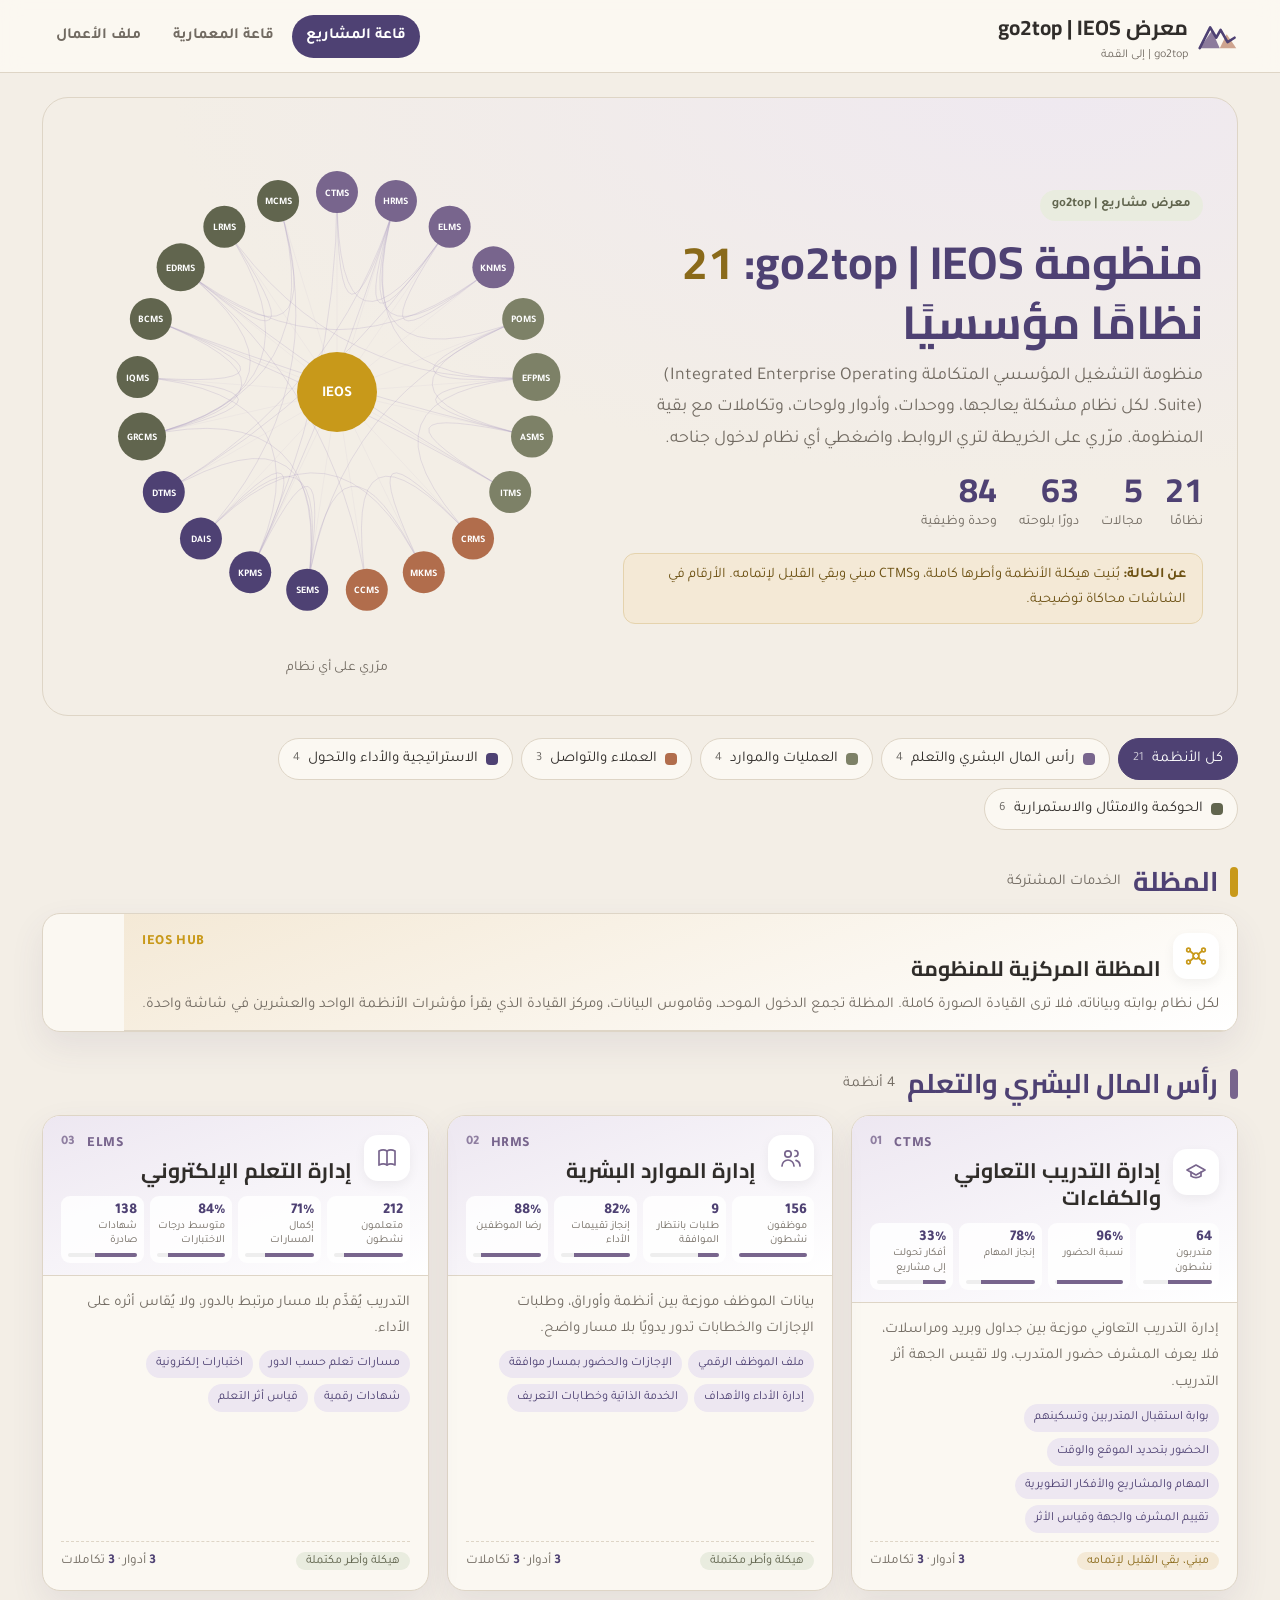
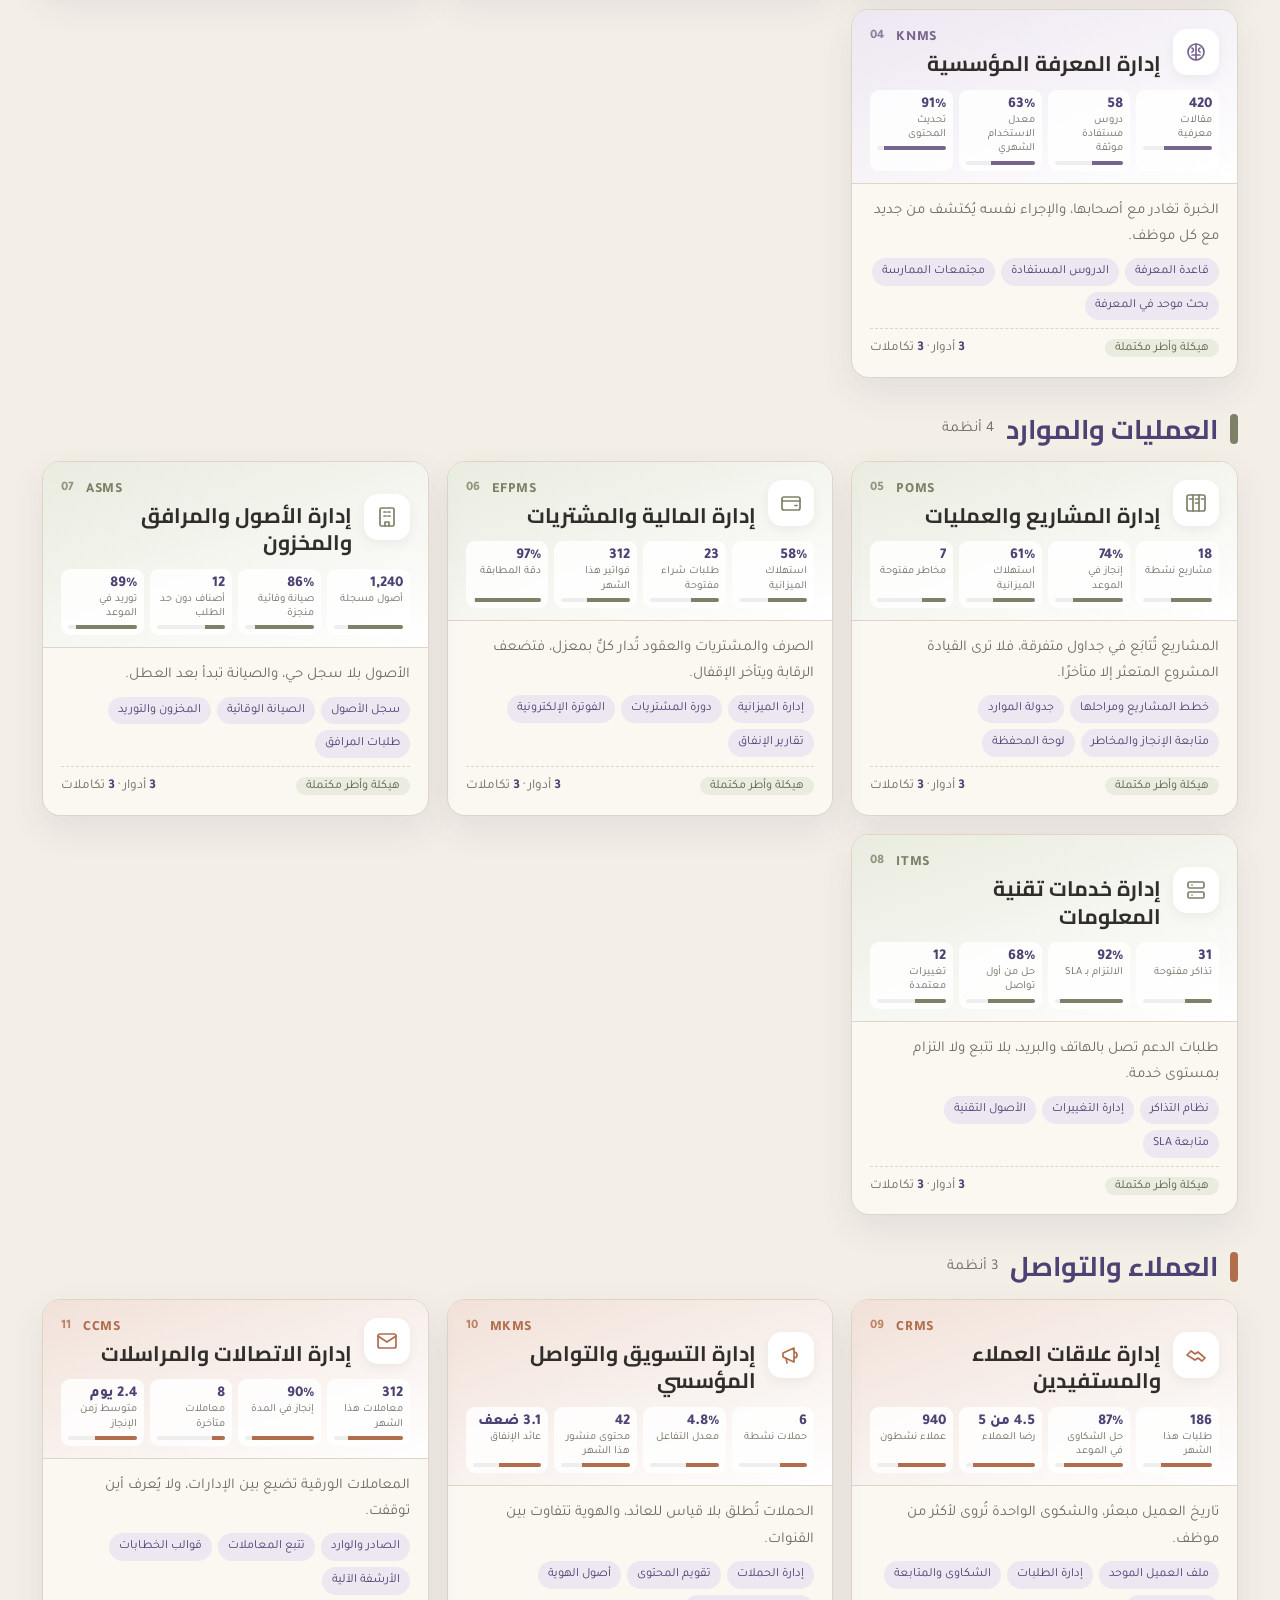
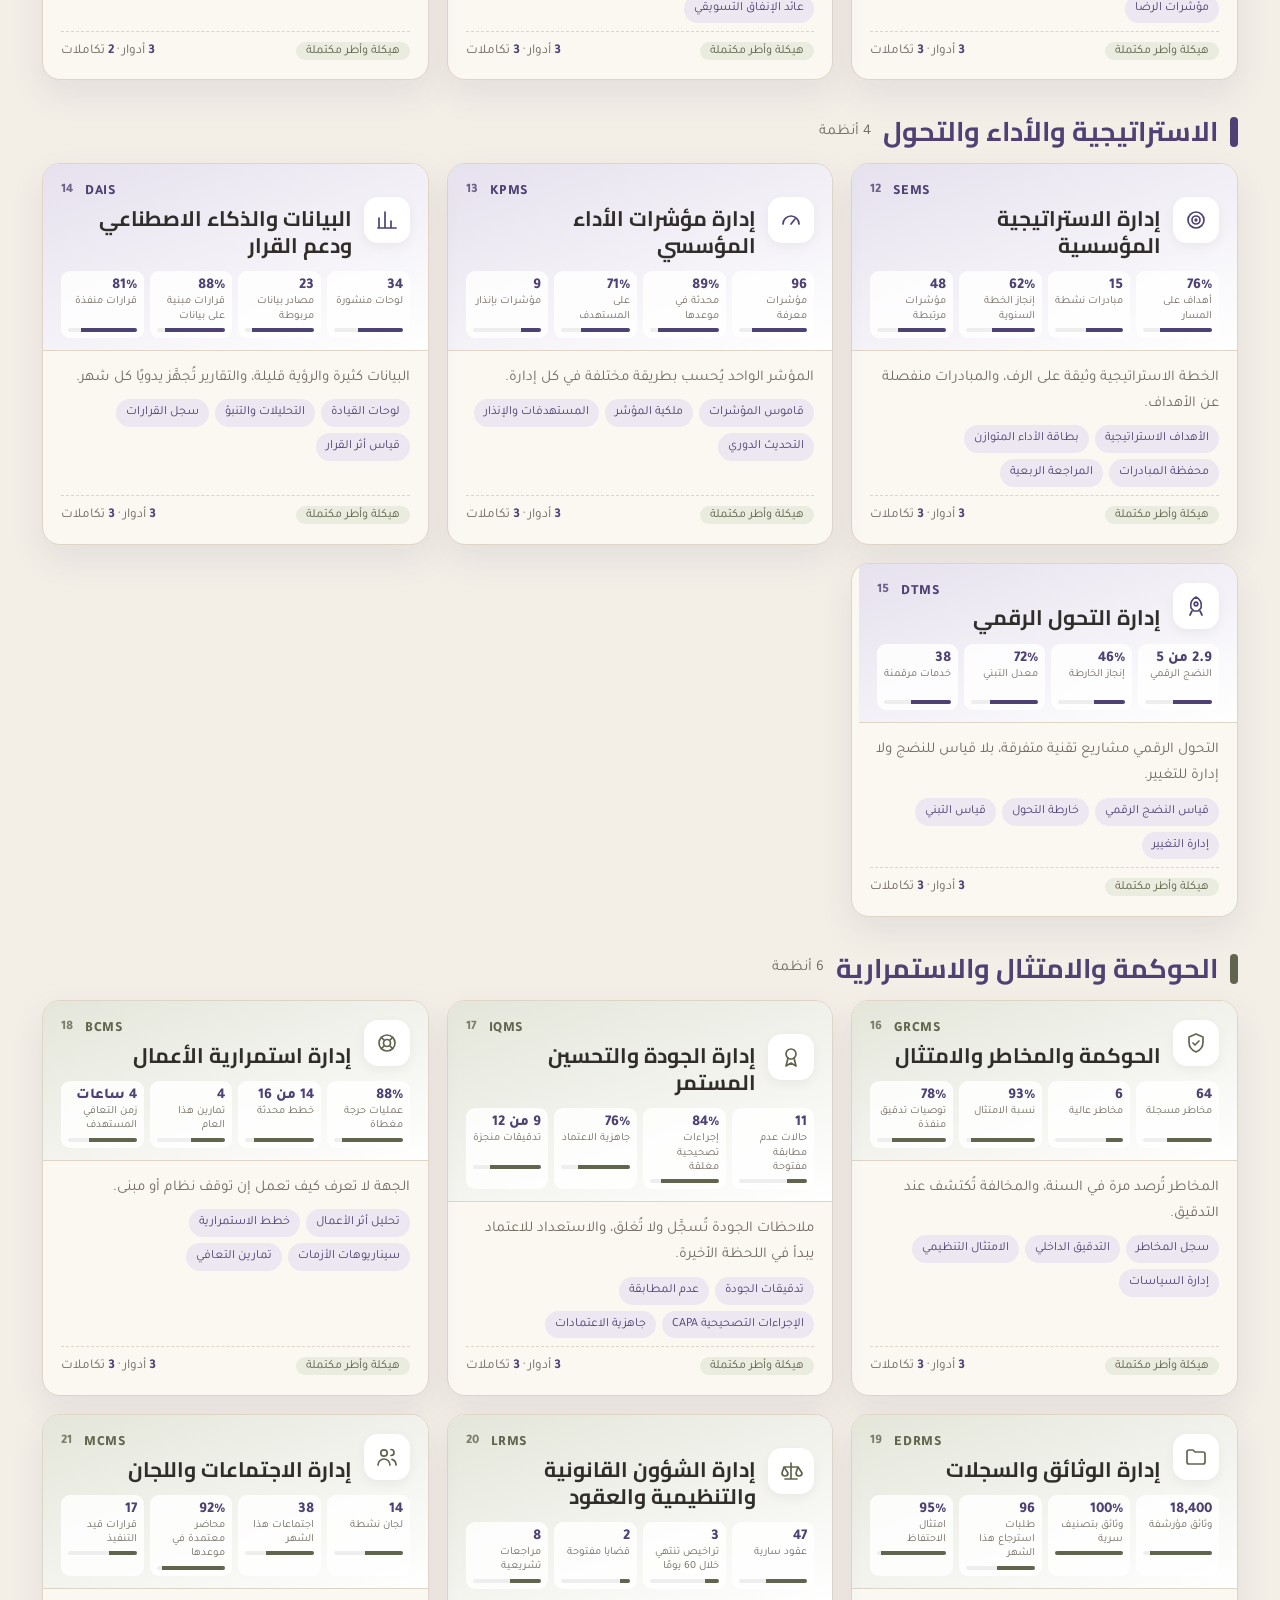
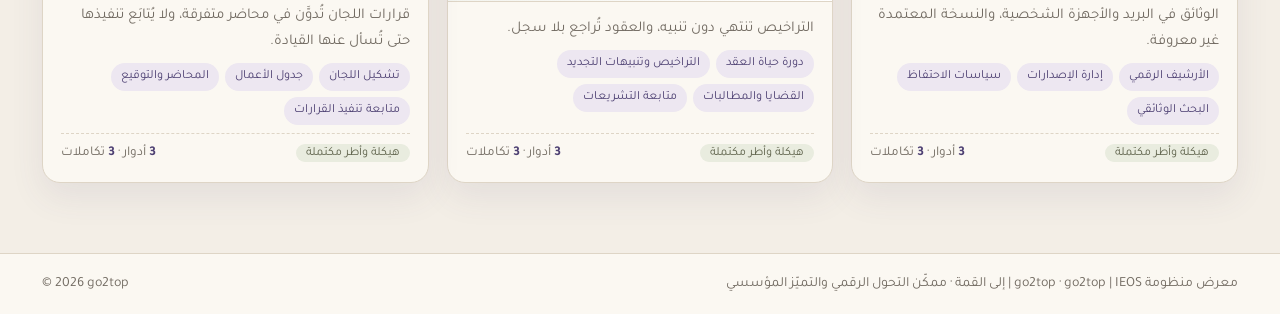
<file: ieos/index.html>
<!DOCTYPE html>
<html lang="ar" dir="rtl">
<head>
<meta charset="utf-8">
<meta name="viewport" content="width=device-width, initial-scale=1">
<title>معرض منظومة ⁦go2top | IEOS⁩ | 21 نظامًا مؤسسيًا · go2top</title>
<link rel="preconnect" href="https://fonts.googleapis.com">
<link href="https://fonts.googleapis.com/css2?family=Cairo:wght@400;600;700;800&family=Tajawal:wght@400;500;700;800&display=swap" rel="stylesheet">
<style>
:root{
  --lav:#78658D;--lav-d:#4E4173;--lav-l:#A796BE;--lav-t:#EDE7F1;
  --sage:#7D8167;--sage-d:#61654E;--sage-t:#E9ECDF;
  --camel:#C7A16B;--terra:#B16D4C;--terra-t:#F1E1D8;
  --gold:#C8991A;--gold-d:#8a6a1a;--gold-t:#F4E9D6;
  --cream:#F3EEE6;--paper:#FBF8F2;--ink:#302D2A;--muted:#726B62;--line:#DED5C6;
  --serif:'Sakkal Majalla','Cairo','Tajawal',serif;
  --sans:'Sakkal Majalla','Tajawal','Cairo',sans-serif;
  --r:18px;--sh:0 14px 34px rgba(78,65,115,.09);
}
*{box-sizing:border-box}html,body{margin:0}
body{font-family:var(--sans);background:var(--cream);color:var(--ink);font-size:17px;line-height:1.75}
.latin{font-family:'Tajawal','Cairo',sans-serif;direction:ltr;unicode-bidi:isolate}
button{font:inherit;cursor:pointer;color:inherit}
h1,h2,h3,h4{font-family:var(--serif);margin:0;line-height:1.3}
header.top{position:sticky;top:0;z-index:30;background:rgba(251,248,242,.95);backdrop-filter:blur(10px);border-bottom:1px solid var(--line)}
.bar{max-width:1240px;margin:auto;display:flex;align-items:center;gap:16px;padding:10px 22px}
.brand{display:flex;align-items:center;gap:10px;border:0;background:none;padding:0;text-align:start}
.brand b{font-family:var(--serif);font-size:21px}.brand small{display:block;font-size:12px;color:var(--muted);line-height:1.2}
nav.tabs{display:flex;gap:4px;margin-inline-start:auto}
nav.tabs button{border:0;background:transparent;color:var(--muted);padding:8px 14px;border-radius:999px;font-weight:600;font-size:15.5px}
nav.tabs button[aria-current="true"]{background:var(--lav-d);color:#fff}
main{max-width:1240px;margin:auto;padding:24px 22px 70px;min-height:calc(100vh - 140px)}
section.view[hidden]{display:none}
.eyebrow{display:inline-block;font-size:13px;color:var(--sage-d);background:var(--sage-t);border-radius:999px;padding:4px 12px;font-weight:700}
.lede{color:var(--muted);font-size:18px;max-width:74ch;margin:8px 0 0}
.note{background:var(--gold-t);border:1px solid #e5d3ad;border-radius:12px;padding:9px 16px;color:#6d5214;font-size:14.5px;margin:16px 0 0}

/* hall hero */
.hall{display:grid;grid-template-columns:1fr 520px;gap:26px;align-items:center;background:radial-gradient(120% 100% at 85% 0%,#EFE9F0,#F3EEE6 62%);border:1px solid var(--line);border-radius:26px;padding:34px;position:relative;overflow:hidden}
.hall h1{font-size:46px;color:var(--lav-d);margin:12px 0 4px}.hall h1 em{font-style:normal;color:var(--gold-d)}
.counts{display:flex;gap:22px;margin-top:18px;flex-wrap:wrap}
.counts div b{display:block;font-family:var(--serif);font-size:34px;color:var(--lav-d);line-height:1}
.counts div span{font-size:14px;color:var(--muted)}
#net{width:100%;height:auto;display:block}
#net .edge{stroke:var(--lav-l);stroke-width:1;opacity:.25;transition:opacity .2s}
#net .edge.on{opacity:1;stroke:var(--lav-d);stroke-width:2}
#net .node{cursor:pointer}
#net .node circle{transition:r .2s}
#net .node text{font-family:'Tajawal';font-size:10px;font-weight:700;fill:#fff;pointer-events:none}
#net .node:hover circle,#net .node.on circle{stroke:#302D2A;stroke-width:2}
.netcap{text-align:center;color:var(--muted);font-size:14px;margin-top:4px;min-height:24px}

/* domain legend */
.legend{display:flex;flex-wrap:wrap;gap:8px;margin:22px 0 6px}
.legend button{border:1px solid var(--line);background:var(--paper);border-radius:999px;padding:7px 14px;font-size:15px;display:flex;align-items:center;gap:8px}
.legend button i{width:12px;height:12px;border-radius:4px;display:inline-block;background:var(--c)}
.legend button[aria-pressed="true"]{background:var(--lav-d);color:#fff;border-color:var(--lav-d)}
.legend small{opacity:.7}

/* wall */
.dom-h{display:flex;align-items:center;gap:12px;margin:34px 0 14px}
.dom-h i{width:8px;height:30px;border-radius:4px;background:var(--c)}
.dom-h h2{font-size:27px;color:var(--lav-d)}.dom-h span{color:var(--muted);font-size:15px}
.wall{display:grid;grid-template-columns:repeat(auto-fill,minmax(360px,1fr));gap:18px}
.ex{position:relative;text-align:start;border:1px solid var(--line);background:var(--paper);border-radius:var(--r);box-shadow:var(--sh);padding:0;overflow:hidden;transition:transform .18s,box-shadow .18s;display:flex;flex-direction:column}
.ex:hover{transform:translateY(-3px);box-shadow:0 18px 40px rgba(78,65,115,.14)}
.ex .shot{background:linear-gradient(160deg,var(--t),#fff);padding:16px 18px 12px;border-bottom:1px solid var(--line);position:relative}
.ex .num{margin-inline-start:auto;align-self:flex-start;font-family:'Tajawal';font-weight:800;font-size:13px;color:var(--c);opacity:.8}
.ex .top{display:flex;gap:12px;align-items:center}
.ico{flex:none;width:46px;height:46px;border-radius:14px;background:#fff;display:grid;place-items:center;color:var(--c);box-shadow:0 4px 12px rgba(0,0,0,.05)}
.ico svg{width:24px;height:24px}
.ex .code{font-family:'Tajawal';font-weight:800;color:var(--c);font-size:14px;letter-spacing:.6px}
.ex h3{font-size:21px;color:var(--ink)}
.mini{display:grid;grid-template-columns:repeat(4,minmax(0,1fr));gap:6px;margin-top:12px}
.mini div{background:rgba(255,255,255,.85);border-radius:9px;padding:6px 7px}
.mini b{display:block;font-family:'Tajawal';font-weight:800;font-size:15px;color:var(--lav-d);line-height:1.2;white-space:nowrap;overflow:hidden;text-overflow:ellipsis}
.mini span{display:block;font-size:11px;color:var(--muted);line-height:1.3;min-height:2.6em}.ex .top>div:nth-child(2){flex:1}
.mini em{display:block;height:4px;border-radius:9px;background:#eee;margin-top:4px;overflow:hidden}.mini em i{display:block;height:100%;background:var(--c)}
.ex .body{padding:14px 18px 16px;display:flex;flex-direction:column;gap:8px;flex:1}
.ex .prob{color:var(--muted);font-size:15px;margin:0}
.ex .mods{display:flex;flex-wrap:wrap;gap:6px}
.tag{font-size:12.5px;padding:3px 10px;border-radius:999px;background:var(--lav-t);color:var(--lav-d);white-space:nowrap}
.tag.s{background:var(--sage-t);color:var(--sage-d)}.tag.g{background:var(--gold-t);color:var(--gold-d)}
.ex .foot{display:flex;justify-content:space-between;align-items:center;margin-top:auto;padding-top:8px;border-top:1px dashed var(--line);font-size:13.5px;color:var(--muted)}
.ex .foot b{color:var(--lav-d)}
.status{position:absolute;top:12px;right:auto}
.hubx{grid-column:1/-1}

/* exhibit page */
.crumbs{display:flex;gap:8px;align-items:center;color:var(--muted);font-size:15px;margin-bottom:12px;flex-wrap:wrap}
.crumbs button{border:0;background:none;color:var(--lav-d);font-weight:700;padding:0}
.xhero{display:grid;grid-template-columns:1fr 1.15fr;gap:24px;align-items:center;background:linear-gradient(150deg,var(--t),var(--paper) 70%);border:1px solid var(--line);border-radius:26px;padding:28px}
.xhero .ico{width:64px;height:64px;border-radius:18px}.xhero .ico svg{width:32px;height:32px}
.xhero h1{font-size:38px;color:var(--lav-d);margin:10px 0 0}
.xhero .en{color:var(--muted);font-size:15px}
.xhero .prob{background:#fff;border-inline-start:4px solid var(--c);border-radius:12px;padding:12px 16px;margin-top:14px}
.xhero .prob b{display:block;color:var(--c);font-size:14px}
/* screen mock */
.screen{background:#fff;border-radius:16px;box-shadow:0 20px 50px rgba(48,45,42,.14);overflow:hidden;border:1px solid var(--line)}
.screen .chrome{display:flex;gap:6px;padding:9px 12px;background:var(--cream);border-bottom:1px solid var(--line);align-items:center}
.screen .chrome i{width:9px;height:9px;border-radius:50%;background:var(--line)}
.screen .chrome span{margin-inline-start:auto;font-size:11px;color:var(--muted)}
.screen .inner{display:grid;grid-template-columns:118px 1fr;min-height:300px}
.screen aside{background:var(--t);padding:12px 8px;display:flex;flex-direction:column;gap:5px}
.screen aside b{font-family:'Tajawal';font-weight:800;color:var(--c);font-size:14px;padding:0 6px 6px}
.screen aside span{font-size:11.5px;padding:5px 8px;border-radius:8px;color:var(--ink)}
.screen aside span.on{background:#fff;color:var(--c);font-weight:700}
.screen .pane{padding:12px 14px}
.screen .kp{display:grid;grid-template-columns:repeat(4,minmax(0,1fr));gap:7px}
.screen .kp div{border:1px solid var(--line);border-radius:10px;padding:7px 8px;border-top:3px solid var(--c)}
.screen .kp b{display:block;font-family:'Tajawal';font-weight:800;font-size:16px;color:var(--lav-d);white-space:nowrap;overflow:hidden;text-overflow:ellipsis}
.screen .kp span{font-size:10.5px;color:var(--muted);display:block;line-height:1.3;white-space:nowrap;overflow:hidden;text-overflow:ellipsis}
.screen .row2{display:grid;grid-template-columns:1.2fr 1fr;gap:8px;margin-top:9px}
.screen .box{border:1px solid var(--line);border-radius:10px;padding:8px}
.screen .box h5{margin:0 0 4px;font-size:11.5px;color:var(--muted);font-weight:700}
.screen table{width:100%;border-collapse:collapse;font-size:11px}
.screen td{padding:4px 2px;border-bottom:1px solid #f0ebe3}
.screen td em{font-style:normal;font-size:10px;padding:1px 6px;border-radius:99px;background:var(--sage-t);color:var(--sage-d)}
.screen td em.w{background:var(--gold-t);color:var(--gold-d)}

.xsec{margin-top:26px}
.xsec>h2{font-size:26px;color:var(--lav-d);margin-bottom:12px}
.grid{display:grid;grid-template-columns:repeat(auto-fill,minmax(240px,1fr));gap:14px}
.card{background:var(--paper);border:1px solid var(--line);border-radius:16px;padding:16px 18px;box-shadow:var(--sh)}
.card h4{font-size:19px;color:var(--lav-d)}.card p{margin:4px 0 0;color:var(--muted);font-size:15px}
.mod{display:flex;gap:12px;align-items:flex-start}.mod .n{flex:none;width:34px;height:34px;border-radius:10px;background:var(--t);color:var(--c);display:grid;place-items:center;font-family:'Tajawal';font-weight:800}
.rtabs{display:flex;gap:8px;flex-wrap:wrap}
.rtabs button{border:1px solid var(--line);background:var(--paper);border-radius:12px;padding:9px 16px;text-align:start}
.rtabs button[aria-pressed="true"]{border-color:var(--c);background:var(--t)}
.rtabs b{display:block;color:var(--lav-d)}.rtabs span{font-size:12.5px;color:var(--muted)}
.rpanel{margin-top:12px;display:grid;grid-template-columns:1fr 1fr;gap:14px}
ul.ticks{list-style:none;margin:6px 0 0;padding:0;display:grid;gap:8px}
ul.ticks li{padding-inline-start:22px;position:relative}
ul.ticks li::before{content:"";position:absolute;inset-inline-start:0;top:.7em;width:10px;height:10px;border-radius:3px;background:var(--c,var(--sage))}
.links{display:flex;flex-wrap:wrap;gap:10px}
.lnk{display:flex;gap:10px;align-items:center;border:1px solid var(--line);background:var(--paper);border-radius:14px;padding:10px 14px;text-align:start}
.lnk .ico{width:36px;height:36px;border-radius:10px}.lnk .ico svg{width:18px;height:18px}
.lnk b{display:block;font-family:'Tajawal';font-weight:800;color:var(--c);font-size:13px}.lnk span{font-size:14px}
.frame{display:grid;grid-template-columns:repeat(3,1fr);gap:10px}
.frame div{background:#fff;border:1px solid var(--line);border-radius:12px;padding:10px 12px;font-size:15px}
.frame div b{display:block;color:var(--c);font-family:'Tajawal';font-size:13px}
.pager{display:flex;justify-content:space-between;gap:12px;margin-top:30px}
.pager button{flex:1;border:1px solid var(--line);background:var(--paper);border-radius:14px;padding:12px 16px;text-align:start}
.pager button:last-child{text-align:end}
.pager span{display:block;font-size:13px;color:var(--muted)}.pager b{color:var(--lav-d)}

/* arch */
.layers{display:grid;gap:10px;margin-top:14px}
.layer{display:grid;grid-template-columns:200px 1fr;gap:16px;align-items:center;background:var(--paper);border:1px solid var(--line);border-radius:14px;padding:16px 18px}
.layer b{font-family:var(--serif);font-size:19px;color:var(--lav-d)}.layer p{margin:0}
.layer.h{background:var(--gold-t);border-color:#e5d3ad}.layer.e{background:var(--sage-t)}
.layer .chips{display:flex;flex-wrap:wrap;gap:6px}

footer{border-top:1px solid var(--line);background:var(--paper)}
.ft{max-width:1240px;margin:auto;padding:18px 22px;color:var(--muted);font-size:14px;display:flex;justify-content:space-between;gap:12px;flex-wrap:wrap}

@media (max-width:980px){.hall,.xhero{grid-template-columns:1fr}.rpanel{grid-template-columns:1fr}.frame{grid-template-columns:1fr 1fr}}
@media (max-width:640px){.hall{padding:22px}.hall h1{font-size:32px}.wall{grid-template-columns:1fr}.xhero h1{font-size:28px}
 .screen .inner{grid-template-columns:1fr}.screen aside{flex-direction:row;overflow-x:auto}.screen aside span,.screen aside b{white-space:nowrap}.screen .kp{grid-template-columns:repeat(2,1fr)}.screen .row2{grid-template-columns:1fr}
 .layer{grid-template-columns:1fr}.frame{grid-template-columns:1fr}.bar{flex-wrap:wrap}nav.tabs{margin:0}}
@media print{header.top{display:none}.ex,.card{box-shadow:none;break-inside:avoid}}
</style>
</head>
<body>
<header class="top"><div class="bar">
  <button class="brand" type="button" data-go="hall">
    <svg width="40" height="32" viewBox="0 0 46 36" fill="none" aria-hidden="true"><path d="M2 32L16 12l9 20H2z" fill="#78658D" opacity=".85"/><path d="M25 32L33 16l11 16H25z" fill="#B16D4C" opacity=".6"/><path d="M2 32L14 8l7 12 5-9 8 14 8-5" stroke="#4E4173" stroke-width="3" stroke-linecap="round" stroke-linejoin="round"/></svg>
    <span><b>معرض ⁦go2top | IEOS⁩</b><small>go2top | إلى القمة</small></span>
  </button>
  <nav class="tabs" id="tabs">
    <button type="button" data-go="hall" aria-current="true">قاعة المشاريع</button>
    <button type="button" data-go="arch">قاعة المعمارية</button>
    <a href="../index.html" style="color:var(--muted);padding:8px 14px;font-weight:600;font-size:15.5px;text-decoration:none">ملف الأعمال</a>
  </nav>
</div></header>

<main>
<section class="view" id="v-hall">
  <div class="hall">
    <div>
      <span class="eyebrow">معرض مشاريع | go2top</span>
      <h1>منظومة ⁦go2top | IEOS⁩: <em>21</em> نظامًا مؤسسيًا</h1>
      <p class="lede">منظومة التشغيل المؤسسي المتكاملة <span class="latin">(Integrated Enterprise Operating Suite)</span>. لكل نظام مشكلة يعالجها، ووحدات، وأدوار ولوحات، وتكاملات مع بقية المنظومة. مرّري على الخريطة لتري الروابط، واضغطي أي نظام لدخول جناحه.</p>
      <div class="counts">
        <div><b>21</b><span>نظامًا</span></div>
        <div><b>5</b><span>مجالات</span></div>
        <div><b>63</b><span>دورًا بلوحته</span></div>
        <div><b>84</b><span>وحدة وظيفية</span></div>
      </div>
      <p class="note"><b>عن الحالة:</b> بُنيت هيكلة الأنظمة وأطرها كاملة، وCTMS مبني وبقي القليل لإتمامه. الأرقام في الشاشات محاكاة توضيحية.</p>
    </div>
    <div><svg id="net" viewBox="0 0 520 520" role="img" aria-label="خريطة ترابط المشاريع"></svg><div class="netcap" id="netcap">مرّري على أي نظام</div></div>
  </div>
  <div class="legend" id="legend"></div>
  <div id="wall"></div>
</section>

<section class="view" id="v-ex" hidden></section>

<section class="view" id="v-arch" hidden>
  <span class="eyebrow">قاعة المعمارية</span>
  <h1 style="font-size:36px;color:var(--lav-d);margin-top:8px">كيف تجتمع الأنظمة الواحد والعشرون</h1>
  <p class="lede">خمس طبقات، والمظلة IEOS HUB في المنتصف تجمع الخدمات المشتركة.</p>
  <div class="layers" id="layers"></div>
</section>
</main>
<footer><div class="ft"><span>معرض منظومة ⁦go2top | IEOS⁩ · go2top | إلى القمة · ممكّن التحول الرقمي والتميّز المؤسسي</span><span class="latin">© 2026 go2top</span></div></footer>

<script>
document.addEventListener('DOMContentLoaded',function(){
var DOM=[['hc','رأس المال البشري والتعلم','#78658D','#EDE7F1'],['ops','العمليات والموارد','#7D8167','#E9ECDF'],['cx','العملاء والتواصل','#B16D4C','#F1E1D8'],['st','الاستراتيجية والأداء والتحول','#4E4173','#E6E1EE'],['gv','الحوكمة والامتثال والاستمرارية','#61654E','#E4E6DA']];
var S=[
['CTMS','إدارة التدريب التعاوني والكفاءات','Cooperative Training Management','hc','رحلة المتدرب كاملة: الاستقطاب، والتسكين، والحضور، والمهام، والمشاريع، والتقييم، وقياس أثر التدريب على الكفاءات.',
 ['بوابة استقبال المتدربين وتسكينهم','الحضور بتحديد الموقع والوقت','المهام والمشاريع والأفكار التطويرية','تقييم المشرف والجهة وقياس الأثر'],['HRMS','ELMS','KPMS'],
 [['متدربون نشطون','64',64],['نسبة الحضور','96%',96],['إنجاز المهام','78%',78],['أفكار تحولت إلى مشاريع','33%',33]],
 [['المتدرب','Trainee',['تسجيل الحضور والانصراف','تحديث المهام وتسليم المخرجات','رفع التقرير الأسبوعي']],['المشرف','Supervisor',['متابعة حضور المتدربين وأدائهم','إسناد المهام واعتمادها','تقييم المتدرب نهاية الفترة']],['المنسق','Coordinator',['استقبال الطلبات والتسكين','إدارة الدفعات والجهات','تقارير الإدارة الدورية']]],'gold'],
['HRMS','إدارة الموارد البشرية','Human Resources Management','hc','دورة حياة الموظف من الاستقطاب حتى المغادرة، مع الخدمة الذاتية والإجازات والأداء والمسار الوظيفي.',
 ['ملف الموظف الرقمي','الإجازات والحضور بمسار موافقة','إدارة الأداء والأهداف','الخدمة الذاتية وخطابات التعريف'],['EFPMS','ELMS','CTMS'],
 [['موظفون نشطون','156',100],['طلبات بانتظار الموافقة','9',30],['إنجاز تقييمات الأداء','82%',82],['رضا الموظفين','88%',88]],
 [['مدير الموارد البشرية','HR Director',['اعتماد السياسات والهيكل','متابعة مؤشرات رأس المال البشري','اعتماد قرارات التوظيف']],['أخصائي الموارد البشرية','HR Specialist',['معالجة طلبات الإجازات والخطابات','تحديث السجلات','متابعة الحضور']],['الموظف','Employee',['طلب إجازة أو خطاب','الاطلاع على الأهداف والتقييم','تحديث البيانات']]]],
['ELMS','إدارة التعلم الإلكتروني','eLearning Management','hc','مسارات التعلم والتأهيل والاختبارات والشهادات، وربط التعلم بالأداء.',
 ['مسارات تعلم حسب الدور','اختبارات إلكترونية','شهادات رقمية','قياس أثر التعلم'],['HRMS','KNMS','CTMS'],
 [['متعلمون نشطون','212',85],['إكمال المسارات','71%',71],['متوسط درجات الاختبارات','84%',84],['شهادات صادرة','138',60]],
 [['مدير التعلم','Learning Lead',['تصميم المسارات','متابعة نسب الإكمال','ربط المسارات بالفجوات']],['المدرب','Trainer',['رفع المحتوى','بناء الاختبارات','متابعة المتعلمين']],['المتعلم','Learner',['إكمال الدروس','أداء الاختبارات','تنزيل الشهادات']]]],
['KNMS','إدارة المعرفة المؤسسية','Knowledge Management','hc','توثيق المعرفة والإجراءات والدروس المستفادة ونقل الخبرة داخل الجهة.',
 ['قاعدة المعرفة','الدروس المستفادة','مجتمعات الممارسة','بحث موحد في المعرفة'],['ELMS','EDRMS','HRMS'],
 [['مقالات معرفية','420',70],['دروس مستفادة موثقة','58',45],['معدل الاستخدام الشهري','63%',63],['تحديث المحتوى','91%',91]],
 [['مسؤول المعرفة','Knowledge Lead',['اعتماد المحتوى','تنظيم التصنيفات','قياس الاستخدام']],['الخبير','Expert',['توثيق الخبرة','الرد على الاستفسارات','مراجعة المحتوى']],['الموظف','Employee',['البحث عن إجراء','إضافة درس مستفاد','تقييم المحتوى']]]],
['POMS','إدارة المشاريع والعمليات','Projects & Operations Management','ops','تخطيط المشاريع وجدولة الموارد ومتابعة الإنجاز والمخاطر، وربط المشاريع بالمبادرات الاستراتيجية.',
 ['خطط المشاريع ومراحلها','جدولة الموارد','متابعة الإنجاز والمخاطر','لوحة المحفظة'],['SEMS','EFPMS','HRMS'],
 [['مشاريع نشطة','18',60],['إنجاز في الموعد','74%',74],['استهلاك الميزانية','61%',61],['مخاطر مفتوحة','7',35]],
 [['مدير المحفظة','PMO Lead',['أولويات المحفظة','مراجعة المشاريع المتعثرة','تقارير القيادة']],['مدير المشروع','Project Manager',['تحديث الخطة','إدارة الفريق','رفع طلبات التغيير']],['عضو الفريق','Team Member',['تحديث المهام','تسجيل الوقت','رفع العوائق']]]],
['EFPMS','إدارة المالية والمشتريات','Finance & Procurement Management','ops','الميزانيات والصرف والمشتريات والالتزامات، مع رقابة مالية وفوترة متوافقة مع ZATCA.',
 ['إدارة الميزانية','دورة المشتريات','الفوترة الإلكترونية','تقارير الإنفاق'],['HRMS','ASMS','LRMS'],
 [['استهلاك الميزانية','58%',58],['طلبات شراء مفتوحة','23',40],['فواتير هذا الشهر','312',62],['دقة المطابقة','97%',97]],
 [['المدير المالي','CFO',['اعتماد الميزانيات','مراقبة الإنفاق','تقارير مالية للقيادة']],['أخصائي المشتريات','Procurement',['طلبات العروض','تقييم العروض','إصدار أوامر الشراء']],['المحاسب','Accountant',['القيود والمطابقة','الفواتير','إقفال الفترة']]]],
['ASMS','إدارة الأصول والمرافق والمخزون','Assets, Facilities & Inventory Management','ops','سجل الأصول الثابتة والمخزون والصيانة الوقائية والتوريد والاستلام وتقييم الموردين.',
 ['سجل الأصول','الصيانة الوقائية','المخزون والتوريد','طلبات المرافق'],['EFPMS','BCMS','POMS'],
 [['أصول مسجلة','1,240',80],['صيانة وقائية منجزة','86%',86],['أصناف دون حد الطلب','12',30],['توريد في الموعد','89%',89]],
 [['مدير المرافق والإمداد','Facilities & Supply Lead',['خطة الصيانة والتوريد','تقييم الموردين','تقارير الجاهزية']],['أمين المستودع','Storekeeper',['الاستلام والصرف','الجرد الدوري','تحديث الأرصدة']],['الموظف','Employee',['طلب خدمة أو توريد','حجز قاعة','تقييم الخدمة']]]],
['ITMS','إدارة خدمات تقنية المعلومات','IT Services Management','ops','التذاكر والحوادث والتغييرات والأصول التقنية والتراخيص واتفاقيات مستوى الخدمة.',
 ['نظام التذاكر','إدارة التغييرات','الأصول التقنية','متابعة SLA'],['ASMS','BCMS','EDRMS'],
 [['تذاكر مفتوحة','31',40],['الالتزام بـ SLA','92%',92],['حل من أول تواصل','68%',68],['تغييرات معتمدة','12',45]],
 [['مدير الخدمات التقنية','IT Lead',['مؤشرات SLA','اعتماد التغييرات','خطة التراخيص']],['فني الدعم','Support Agent',['معالجة التذاكر','تحديث قاعدة الحلول','تصعيد الحوادث']],['المستخدم','User',['فتح تذكرة','متابعة الطلب','تقييم الحل']]]],
['CRMS','إدارة علاقات العملاء والمستفيدين','Client Relations Management','cx','ملف العميل أو المستفيد والطلبات والشكاوى ومؤشرات الرضا وسير التفاعل الخارجي.',
 ['ملف العميل الموحد','إدارة الطلبات','الشكاوى والمتابعة','مؤشرات الرضا'],['MKMS','EFPMS','CCMS'],
 [['طلبات هذا الشهر','186',75],['حل الشكاوى في الموعد','87%',87],['رضا العملاء','4.5 من 5',90],['عملاء نشطون','940',70]],
 [['مدير علاقات العملاء','CX Lead',['مؤشرات الرضا','تحليل الشكاوى','خطط التحسين']],['موظف خدمة العملاء','Agent',['استقبال الطلبات','المتابعة والإغلاق','توثيق التفاعل']],['العميل','Client',['تقديم طلب','متابعة الحالة','تقييم الخدمة']]]],
['MKMS','إدارة التسويق والتواصل المؤسسي','Marketing & Communications','cx','الحملات والمحتوى والهوية المؤسسية والأداء التسويقي وعائد الإنفاق.',
 ['إدارة الحملات','تقويم المحتوى','أصول الهوية','عائد الإنفاق التسويقي'],['CRMS','SEMS','DAIS'],
 [['حملات نشطة','6',40],['معدل التفاعل','4.8%',48],['محتوى منشور هذا الشهر','42',70],['عائد الإنفاق','3.1 ضعف',62]],
 [['مدير التسويق','Marketing Lead',['خطة الحملات','الميزانية','تقارير الأداء']],['صانع المحتوى','Content Creator',['إعداد المحتوى','جدولة النشر','متابعة التفاعل']],['المراجع','Reviewer',['مراجعة الهوية','اعتماد المحتوى','ملاحظات التحسين']]]],
['CCMS','إدارة الاتصالات والمراسلات','Correspondence & Communications','cx','الصادر والوارد والمراسلات الرسمية وتتبعها وأرشفتها.',
 ['الصادر والوارد','تتبع المعاملات','قوالب الخطابات','الأرشفة الآلية'],['EDRMS','CRMS'],
 [['معاملات هذا الشهر','312',80],['إنجاز في المدة','90%',90],['معاملات متأخرة','8',20],['متوسط زمن الإنجاز','2.4 يوم',60]],
 [['مدير الاتصالات الإدارية','Admin Comms Lead',['متابعة المعاملات','اعتماد الصادر','تقارير الإنجاز']],['موظف الصادر والوارد','Clerk',['تسجيل الوارد','إحالة المعاملة','إصدار الخطاب']],['المستفيد الداخلي','Staff',['رفع معاملة','متابعة الإحالة','استلام الرد']]]],
['SEMS','إدارة الاستراتيجية المؤسسية','Strategic Enterprise Management','st','الأهداف الاستراتيجية والمبادرات وبطاقة الأداء، وربط التنفيذ بالتوجه المؤسسي.',
 ['الأهداف الاستراتيجية','بطاقة الأداء المتوازن','محفظة المبادرات','المراجعة الربعية'],['POMS','KPMS','DAIS'],
 [['أهداف على المسار','76%',76],['مبادرات نشطة','15',55],['إنجاز الخطة السنوية','62%',62],['مؤشرات مرتبطة','48',70]],
 [['القيادة العليا','Executive',['مراجعة بطاقة الأداء','اعتماد المبادرات','قرارات إعادة التوجيه']],['مكتب الاستراتيجية','Strategy Office',['تحديث الخطة','متابعة المبادرات','إعداد المراجعة الربعية']],['مالك المبادرة','Initiative Owner',['تحديث الإنجاز','رفع المخاطر','طلب الدعم']]]],
['KPMS','إدارة مؤشرات الأداء المؤسسي','KPI Management','st','قاموس المؤشرات وملكيتها ومستهدفاتها وتحديثها، مصدرًا واحدًا لكل مؤشر في المنظومة.',
 ['قاموس المؤشرات','ملكية المؤشر','المستهدفات والإنذار','التحديث الدوري'],['SEMS','DAIS','HRMS'],
 [['مؤشرات معرفة','96',80],['محدثة في موعدها','89%',89],['على المستهدف','71%',71],['مؤشرات بإنذار','9',30]],
 [['مكتب الأداء','Performance Office',['اعتماد المؤشرات','مراجعة المستهدفات','تقارير الأداء']],['مالك المؤشر','KPI Owner',['تحديث القيم','تفسير الانحراف','خطة التحسين']],['القيادة','Executive',['متابعة الإنذارات','قرارات التصحيح','مقارنة الإدارات']]]],
['DAIS','البيانات والذكاء الاصطناعي ودعم القرار','Data, AI & Decision Support','st','تجميع البيانات والتحليلات والتنبؤ ولوحات القيادة، مع سجل القرارات المؤسسية ومتابعة تنفيذها وأثرها.',
 ['لوحات القيادة','التحليلات والتنبؤ','سجل القرارات','قياس أثر القرار'],['SEMS','KPMS','MCMS'],
 [['لوحات منشورة','34',65],['مصادر بيانات مربوطة','23',90],['قرارات مبنية على بيانات','88%',88],['قرارات منفذة','81%',81]],
 [['مسؤول البيانات','Data Lead',['حوكمة البيانات','جودة المصادر','أولويات التحليل']],['محلل البيانات والقرار','Analyst',['بناء اللوحات','إعداد البدائل','توصية مدعومة']],['متخذ القرار','Executive',['قراءة اللوحات','اعتماد القرار','متابعة الأثر']]]],
['DTMS','إدارة التحول الرقمي','Digital Transformation Management','st','قياس النضج الرقمي وخارطة التحول ومتابعة التبني وإدارة التغيير، مع حزمة قطاعية للجهات غير الربحية.',
 ['قياس النضج الرقمي','خارطة التحول','قياس التبني','إدارة التغيير'],['SEMS','HRMS','ELMS'],
 [['النضج الرقمي','2.9 من 5',58],['إنجاز الخارطة','46%',46],['معدل التبني','72%',72],['خدمات مرقمنة','38',60]],
 [['مكتب التحول الرقمي','DT Office',['متابعة الخارطة','قياس النضج','تقارير التحول']],['قائد التغيير','Change Lead',['خطة ADKAR','التواصل والتمكين','قياس المقاومة']],['مالك الخدمة','Service Owner',['رقمنة الخدمة','قياس الاستخدام','رفع التحسينات']]]],
['GRCMS','الحوكمة والمخاطر والامتثال','Governance, Risk & Compliance','gv','سجل المخاطر والامتثال والتدقيق الداخلي والسياسات وحوكمة اللجان.',
 ['سجل المخاطر','التدقيق الداخلي','الامتثال التنظيمي','إدارة السياسات'],['EDRMS','SEMS','LRMS'],
 [['مخاطر مسجلة','64',65],['مخاطر عالية','6',25],['نسبة الامتثال','93%',93],['توصيات تدقيق منفذة','78%',78]],
 [['لجنة المخاطر','Risk Committee',['مراجعة المخاطر العالية','اعتماد المعالجات','تقارير المجلس']],['مسؤول الامتثال','Compliance Officer',['متابعة المتطلبات','تحديث السياسات','رفع المخالفات']],['المدقق الداخلي','Internal Auditor',['خطة التدقيق','الملاحظات','متابعة التوصيات']]]],
['IQMS','إدارة الجودة والتحسين المستمر','Institutional Quality Management','gv','تدقيقات الجودة وعدم المطابقة والإجراءات التصحيحية ومؤشرات الجودة وجاهزية الاعتمادات.',
 ['تدقيقات الجودة','عدم المطابقة','الإجراءات التصحيحية CAPA','جاهزية الاعتمادات'],['GRCMS','KPMS','BCMS'],
 [['حالات عدم مطابقة مفتوحة','11',30],['إجراءات تصحيحية مغلقة','84%',84],['جاهزية الاعتماد','76%',76],['تدقيقات منجزة','9 من 12',75]],
 [['مدير الجودة','Quality Lead',['خطة التدقيق','اعتماد الإجراءات','جاهزية الاعتماد']],['المدقق','Auditor',['تنفيذ التدقيق','تسجيل الملاحظات','التحقق من الإغلاق']],['مالك العملية','Process Owner',['معالجة الملاحظة','تحديث الإجراء','قياس التحسن']]]],
['BCMS','إدارة استمرارية الأعمال','Business Continuity Management','gv','تحليل أثر الأعمال وخطط الاستمرارية وسيناريوهات الأزمات والتعافي.',
 ['تحليل أثر الأعمال','خطط الاستمرارية','سيناريوهات الأزمات','تمارين التعافي'],['GRCMS','ITMS','ASMS'],
 [['عمليات حرجة مغطاة','88%',88],['خطط محدثة','14 من 16',87],['تمارين هذا العام','4',50],['زمن التعافي المستهدف','4 ساعات',70]],
 [['مدير الاستمرارية','BCM Lead',['تحليل الأثر','اعتماد الخطط','تقارير الجاهزية']],['فريق الأزمات','Crisis Team',['تفعيل الخطة','التنسيق','تقرير ما بعد الحدث']],['مالك العملية','Process Owner',['تحديث الخطة','المشاركة في التمرين','رفع المخاطر']]]],
['EDRMS','إدارة الوثائق والسجلات','Enterprise Documents & Records','gv','الوثيقة الرسمية والسجل المؤسسي والإصدارات والاحتفاظ والاسترجاع، العمود الوثائقي للمنظومة.',
 ['الأرشيف الرقمي','إدارة الإصدارات','سياسات الاحتفاظ','البحث الوثائقي'],['GRCMS','CCMS','KNMS'],
 [['وثائق مؤرشفة','18,400',90],['وثائق بتصنيف سرية','100%',100],['طلبات استرجاع هذا الشهر','96',55],['امتثال الاحتفاظ','95%',95]],
 [['مدير السجلات','Records Lead',['سياسات الاحتفاظ','التصنيف والسرية','تدقيق الأرشيف']],['أمين الوثائق','Records Officer',['الأرشفة','إدارة الإصدارات','الاسترجاع']],['الموظف','Employee',['رفع وثيقة','البحث','طلب صلاحية']]]],
['LRMS','إدارة الشؤون القانونية والتنظيمية والعقود','Legal, Regulatory & Contracts Management','gv','دورة حياة العقد والتراخيص والقضايا ومتابعة التشريعات، مع التنبيه قبل الانتهاء والتجديد.',
 ['دورة حياة العقد','التراخيص وتنبيهات التجديد','القضايا والمطالبات','متابعة التشريعات'],['GRCMS','EFPMS','EDRMS'],
 [['عقود سارية','47',60],['تراخيص تنتهي خلال 60 يومًا','3',20],['قضايا مفتوحة','2',15],['مراجعات تشريعية','8',45]],
 [['المستشار القانوني','Legal Counsel',['مراجعة العقود','الرأي القانوني','إدارة القضايا']],['أخصائي العقود والامتثال','Contracts Specialist',['صياغة العقد ومتابعته','تحديث التراخيص','تنبيهات التجديد']],['طالب الخدمة','Requester',['طلب عقد أو مراجعة','متابعة الطلب','استلام الرأي']]]],
['MCMS','إدارة الاجتماعات واللجان','Meetings & Committees Management','gv','تشكيل اللجان وجداول الأعمال والمحاضر والقرارات ومتابعة تنفيذها حتى الإغلاق.',
 ['تشكيل اللجان','جدول الأعمال','المحاضر والتوقيع','متابعة تنفيذ القرارات'],['DAIS','GRCMS','EDRMS'],
 [['لجان نشطة','14',55],['اجتماعات هذا الشهر','38',70],['محاضر معتمدة في موعدها','92%',92],['قرارات قيد التنفيذ','17',40]],
 [['أمين اللجنة','Committee Secretary',['إعداد جدول الأعمال','تحرير المحضر','متابعة القرارات']],['رئيس اللجنة','Chair',['اعتماد الجدول','إدارة الاجتماع','اعتماد المحضر']],['العضو','Member',['الاطلاع على المواد','التصويت','تنفيذ المهام المسندة']]]]
];

var PROB={CTMS:'إدارة التدريب التعاوني موزعة بين جداول وبريد ومراسلات، فلا يعرف المشرف حضور المتدرب، ولا تقيس الجهة أثر التدريب.',HRMS:'بيانات الموظف موزعة بين أنظمة وأوراق، وطلبات الإجازات والخطابات تدور يدويًا بلا مسار واضح.',ELMS:'التدريب يُقدَّم بلا مسار مرتبط بالدور، ولا يُقاس أثره على الأداء.',KNMS:'الخبرة تغادر مع أصحابها، والإجراء نفسه يُكتشف من جديد مع كل موظف.',POMS:'المشاريع تُتابَع في جداول متفرقة، فلا ترى القيادة المشروع المتعثر إلا متأخرًا.',EFPMS:'الصرف والمشتريات والعقود تُدار كلٌّ بمعزل، فتضعف الرقابة ويتأخر الإقفال.',ASMS:'الأصول بلا سجل حي، والصيانة تبدأ بعد العطل.',ITMS:'طلبات الدعم تصل بالهاتف والبريد، بلا تتبع ولا التزام بمستوى خدمة.',CRMS:'تاريخ العميل مبعثر، والشكوى الواحدة تُروى لأكثر من موظف.',MKMS:'الحملات تُطلق بلا قياس للعائد، والهوية تتفاوت بين القنوات.',CCMS:'المعاملات الورقية تضيع بين الإدارات، ولا يُعرف أين توقفت.',SEMS:'الخطة الاستراتيجية وثيقة على الرف، والمبادرات منفصلة عن الأهداف.',KPMS:'المؤشر الواحد يُحسب بطريقة مختلفة في كل إدارة.',DAIS:'البيانات كثيرة والرؤية قليلة، والتقارير تُجهَّز يدويًا كل شهر.',DTMS:'التحول الرقمي مشاريع تقنية متفرقة، بلا قياس للنضج ولا إدارة للتغيير.',GRCMS:'المخاطر تُرصد مرة في السنة، والمخالفة تُكتشف عند التدقيق.',IQMS:'ملاحظات الجودة تُسجَّل ولا تُغلق، والاستعداد للاعتماد يبدأ في اللحظة الأخيرة.',BCMS:'الجهة لا تعرف كيف تعمل إن توقف نظام أو مبنى.',EDRMS:'الوثائق في البريد والأجهزة الشخصية، والنسخة المعتمدة غير معروفة.',MCMS:'قرارات اللجان تُدوَّن في محاضر متفرقة، ولا يُتابَع تنفيذها حتى تُسأل عنها القيادة.',LRMS:'التراخيص تنتهي دون تنبيه، والعقود تُراجع بلا سجل.'};
var IC={hc:'<path d="M3 10l9-5 9 5-9 5-9-5z"/><path d="M7 12v4c3 2 7 2 10 0v-4"/>',users:'<circle cx="9" cy="8" r="3.2"/><path d="M3 20c0-3.3 2.7-6 6-6s6 2.7 6 6"/><path d="M16 4.5a3 3 0 010 6M21 20c0-2.6-1.6-4.8-4-5.6"/>',book:'<path d="M4 5c3-1.5 5.5-1.5 8 0v14c-2.5-1.5-5-1.5-8 0z"/><path d="M12 5c2.5-1.5 5-1.5 8 0v14c-3-1.5-5.5-1.5-8 0"/>',brain:'<circle cx="12" cy="12" r="8"/><path d="M12 4v16M8 8c2 1 2 3 0 4M16 8c-2 1-2 3 0 4M8 15h8"/>',kanban:'<rect x="3" y="4" width="18" height="16" rx="2"/><path d="M9 4v16M15 4v16M5.5 8h2M11.5 8h2M17.5 8h2M11.5 12h2"/>',wallet:'<rect x="3" y="6" width="18" height="13" rx="2"/><path d="M3 10h18M16 14.5h2"/>',truck:'<path d="M3 6h11v10H3zM14 9h4l3 3v4h-7"/><circle cx="7" cy="17.5" r="1.8"/><circle cx="17" cy="17.5" r="1.8"/>',building:'<rect x="5" y="3" width="14" height="18" rx="1.5"/><path d="M9 7h2M13 7h2M9 11h2M13 11h2M10 21v-4h4v4"/>',server:'<rect x="4" y="4" width="16" height="6" rx="1.5"/><rect x="4" y="14" width="16" height="6" rx="1.5"/><path d="M8 7h.01M8 17h.01"/>',hand:'<path d="M3 12l4-4 4 3 3-2 7 6-3 3-4-3-3 2z"/>',mega:'<path d="M4 10v4l11 5V5zM15 9a3 3 0 010 6M7 15l1 5"/>',mail:'<rect x="3" y="5" width="18" height="14" rx="2"/><path d="M3 7l9 6 9-6"/>',target:'<circle cx="12" cy="12" r="8"/><circle cx="12" cy="12" r="4"/><circle cx="12" cy="12" r=".8"/>',compass:'<circle cx="12" cy="12" r="8"/><path d="M15.5 8.5l-2 5-5 2 2-5z"/>',gauge:'<path d="M4 16a8 8 0 1116 0"/><path d="M12 16l4-5"/>',chart:'<path d="M4 20V10M10 20V4M16 20v-7M21 20H3"/>',rocket:'<path d="M12 3c4 2 6 6 5 11l-3 3h-4l-3-3c-1-5 1-9 5-11z"/><circle cx="12" cy="10" r="1.8"/><path d="M8 17l-2 4M16 17l2 4"/>',heart:'<path d="M12 20s-7-4.5-7-10a4 4 0 017-2.5A4 4 0 0119 10c0 5.5-7 10-7 10z"/>',shield:'<path d="M12 3l7 3v5c0 5-3.5 8.5-7 10-3.5-1.5-7-5-7-10V6z"/><path d="M9 12l2 2 4-4"/>',badge:'<circle cx="12" cy="9" r="5"/><path d="M9 13l-2 8 5-3 5 3-2-8"/>',life:'<circle cx="12" cy="12" r="8"/><circle cx="12" cy="12" r="3.5"/><path d="M6.3 6.3l3.2 3.2M17.7 6.3l-3.2 3.2M6.3 17.7l3.2-3.2M17.7 17.7l-3.2-3.2"/>',folder:'<path d="M3 7a2 2 0 012-2h4l2 2h8a2 2 0 012 2v8a2 2 0 01-2 2H5a2 2 0 01-2-2z"/>',scale:'<path d="M12 4v16M6 20h12M5 8h14M5 8l-2 6a3 3 0 006 0zM19 8l-2 6a3 3 0 006 0z"/>',flow:'<rect x="3" y="4" width="6" height="5" rx="1"/><rect x="15" y="15" width="6" height="5" rx="1"/><path d="M6 9v4a2 2 0 002 2h7"/>',hub:'<circle cx="12" cy="12" r="3"/><circle cx="4.5" cy="6" r="1.8"/><circle cx="19.5" cy="6" r="1.8"/><circle cx="4.5" cy="18" r="1.8"/><circle cx="19.5" cy="18" r="1.8"/><path d="M6 7l4 3.5M18 7l-4 3.5M6 17l4-3.5M18 17l-4-3.5"/>'};
var ICON={CTMS:'hc',HRMS:'users',ELMS:'book',KNMS:'brain',POMS:'kanban',EFPMS:'wallet',ASMS:'building',ITMS:'server',CRMS:'hand',MKMS:'mega',CCMS:'mail',SEMS:'target',KPMS:'gauge',DAIS:'chart',DTMS:'rocket',GRCMS:'shield',IQMS:'badge',BCMS:'life',EDRMS:'folder',LRMS:'scale',MCMS:'users',IEOS:'hub'};
function svg(k){return '<svg viewBox="0 0 24 24" fill="none" stroke="currentColor" stroke-width="1.7" stroke-linecap="round" stroke-linejoin="round">'+IC[ICON[k]]+'</svg>'}
var $=function(s,r){return (r||document).querySelector(s)},$$=function(s,r){return [].slice.call((r||document).querySelectorAll(s))};
var dmap={};DOM.forEach(function(d){dmap[d[0]]=d});
var smap={};S.forEach(function(s,i){s.idx=i+1;smap[s[0]]=s});
var ORDER=S.map(function(s){return s[0]});
function vars(d){return '--c:'+d[2]+';--t:'+d[3]}
function show(v){$$('section.view').forEach(function(x){x.hidden=x.id!=='v-'+v});$$('#tabs button').forEach(function(b){b.setAttribute('aria-current',b.dataset.go===(v==='ex'?'hall':v))});window.scrollTo({top:0})}

/* network */
(function(){
  var cx=260,cy=260,R=200,n=S.length,pos={};
  S.forEach(function(s,i){var a=-Math.PI/2+i*2*Math.PI/n;pos[s[0]]=[cx+R*Math.cos(a),cy+R*Math.sin(a)]});
  var h='',seen={};
  S.forEach(function(s){s[6].forEach(function(r){var k=[s[0],r].sort().join('-');if(seen[k]||!pos[r])return;seen[k]=1;var a=pos[s[0]],b=pos[r];h+='<path class="edge" data-a="'+s[0]+'" data-b="'+r+'" d="M'+a[0]+' '+a[1]+' Q'+cx+' '+cy+' '+b[0]+' '+b[1]+'" fill="none"/>'})});
  S.forEach(function(s){h+='<line class="edge" data-a="'+s[0]+'" data-b="IEOS" x1="'+cx+'" y1="'+cy+'" x2="'+pos[s[0]][0]+'" y2="'+pos[s[0]][1]+'" style="opacity:.08"/>'});
  h+='<g class="node" data-ex="IEOS" data-tip="IEOS | المظلة المركزية"><circle cx="'+cx+'" cy="'+cy+'" r="40" fill="#C8991A"/><text x="'+cx+'" y="'+(cy+4)+'" text-anchor="middle" style="font-size:15px">IEOS</text></g>';
  S.forEach(function(s){var p=pos[s[0]],d=dmap[s[3]];h+='<g class="node" data-ex="'+s[0]+'" data-tip="'+s[0]+' | '+s[1]+'"><circle cx="'+p[0]+'" cy="'+p[1]+'" r="'+(s[0].length>4?24:21)+'" fill="'+d[2]+'"/><text x="'+p[0]+'" y="'+(p[1]+3.5)+'" text-anchor="middle">'+s[0]+'</text></g>'});
  var net=$('#net');net.innerHTML=h;
  net.addEventListener('mouseover',function(e){var g=e.target.closest('.node');if(!g)return;var c=g.dataset.ex;$('#netcap').textContent=g.dataset.tip;$$('.edge',net).forEach(function(l){l.classList.toggle('on',l.dataset.a===c||l.dataset.b===c)})});
  net.addEventListener('mouseleave',function(){$$('.edge',net).forEach(function(l){l.classList.remove('on')});$('#netcap').textContent='مرّري على أي نظام'});
})();

/* legend + wall */
var fsel='all';
function legend(){var h='<button type="button" data-f="all" aria-pressed="'+(fsel==='all')+'">كل الأنظمة <small>'+S.length+'</small></button>';DOM.forEach(function(d){var n=S.filter(function(s){return s[3]===d[0]}).length;h+='<button type="button" data-f="'+d[0]+'" style="--c:'+d[2]+'" aria-pressed="'+(fsel===d[0])+'"><i></i>'+d[1]+' <small>'+n+'</small></button>'});$('#legend').innerHTML=h}
function exCard(s){var d=dmap[s[3]];
  var st=s[0]==='CTMS'?'<span class="tag g">مبني، بقي القليل لإتمامه</span>':'<span class="tag s">هيكلة وأطر مكتملة</span>';
  return '<button type="button" class="ex" data-ex="'+s[0]+'" style="'+vars(d)+'"><div class="shot"><div class="top"><div class="ico">'+svg(s[0])+'</div><div><div class="code latin">'+s[0]+'</div><h3>'+s[1]+'</h3></div><span class="num latin">'+String(s.idx).padStart(2,'0')+'</span></div><div class="mini">'+s[7].map(function(k){return '<div><b>'+k[1]+'</b><span>'+k[0]+'</span><em><i style="width:'+k[2]+'%"></i></em></div>'}).join('')+'</div></div><div class="body"><p class="prob">'+PROB[s[0]]+'</p><div class="mods">'+s[5].map(function(m){return '<span class="tag">'+m+'</span>'}).join('')+'</div><div class="foot"><span>'+st+'</span><span><b>3</b> أدوار · <b>'+s[6].length+'</b> تكاملات</span></div></div></button>'}
function wall(){var h='';
  if(fsel==='all'){h+='<div class="dom-h" style="--c:#C8991A"><i></i><h2>المظلة</h2><span>الخدمات المشتركة</span></div><div class="wall"><button type="button" class="ex hubx" data-ex="IEOS" style="--c:#C8991A;--t:#F4E9D6"><div class="shot"><div class="top"><div class="ico">'+svg('IEOS')+'</div><div><div class="code latin">IEOS HUB</div><h3>المظلة المركزية للمنظومة</h3></div></div><p class="prob" style="margin-top:10px">لكل نظام بوابته وبياناته، فلا ترى القيادة الصورة كاملة. المظلة تجمع الدخول الموحد، وقاموس البيانات، ومركز القيادة الذي يقرأ مؤشرات الأنظمة الواحد والعشرين في شاشة واحدة.</p></div></button></div>'}
  DOM.forEach(function(d){if(fsel!=='all'&&fsel!==d[0])return;var L=S.filter(function(s){return s[3]===d[0]});h+='<div class="dom-h" style="--c:'+d[2]+'"><i></i><h2>'+d[1]+'</h2><span>'+L.length+' أنظمة</span></div><div class="wall">'+L.map(exCard).join('')+'</div>'});
  $('#wall').innerHTML=h}

/* exhibit */
function bars(seed,c){var v=[],x=seed;for(var i=0;i<7;i++){x=(x*9301+49297)%233280;v.push(30+x/233280*60)}var h='<svg viewBox="0 0 210 80" width="100%" height="80">';v.forEach(function(y,i){h+='<rect x="'+(8+i*29)+'" y="'+(78-y*0.85)+'" width="18" height="'+(y*0.85)+'" rx="4" fill="'+c+'" opacity="'+(i===6?1:.45)+'"/>'});return h+'</svg>'}
function screen(s,d,role){var sd=0;for(var i=0;i<s[0].length;i++)sd+=s[0].charCodeAt(i)*31;
  var rows=s[5].map(function(m,i){return '<tr><td>'+m+'</td><td style="text-align:left"><em class="'+(i%3===1?'w':'')+'">'+(i%3===1?'قيد المعالجة':'محدث')+'</em></td></tr>'}).join('');
  return '<div class="screen" style="'+vars(d)+'"><div class="chrome"><i></i><i></i><i></i><span class="latin">ieos / '+s[0].toLowerCase()+'</span></div><div class="inner"><aside><b class="latin">'+s[0]+'</b><span class="on">لوحة '+(role||s[8][0][0])+'</span>'+s[5].map(function(m){return '<span>'+m+'</span>'}).join('')+'</aside><div class="pane"><div class="kp">'+s[7].map(function(k){return '<div><b>'+k[1]+'</b><span>'+k[0]+'</span></div>'}).join('')+'</div><div class="row2"><div class="box"><h5>الاتجاه خلال 7 أشهر</h5>'+bars(sd,d[2])+'</div><div class="box"><h5>الوحدات</h5><table>'+rows+'</table></div></div></div></div></div>'}
function hubEx(){var d=['hub','المظلة','#C8991A','#F4E9D6'];
  var h='<div class="crumbs"><button type="button" data-go="hall">قاعة المشاريع</button><span>/</span><span>IEOS</span></div>';
  h+='<div class="xhero" style="'+vars(d)+'"><div><div class="ico">'+svg('IEOS')+'</div><span class="eyebrow" style="margin-top:10px">المظلة | الخدمات المشتركة</span><h1>IEOS HUB</h1><div class="en"><span class="latin">Integrated Enterprise Operating Suite</span></div><div class="prob"><b>المشكلة</b>لكل نظام بوابته وبياناته، فلا ترى القيادة الصورة كاملة.</div></div>';
  h+='<div class="screen" style="'+vars(d)+'"><div class="chrome"><i></i><i></i><i></i><span class="latin">ieos / command-center</span></div><div class="inner"><aside><b class="latin">IEOS</b><span class="on">مركز القيادة</span>'+DOM.map(function(x){return '<span>'+x[1]+'</span>'}).join('')+'</aside><div class="pane"><div class="kp"><div><b>21</b><span>نظامًا مربوطًا</span></div><div><b>63</b><span>دورًا</span></div><div><b>99.4%</b><span>جاهزية المنصة</span></div><div><b>1</b><span>دخول موحد</span></div></div><div class="row2"><div class="box"><h5>نشاط المجالات</h5>'+bars(777,'#C8991A')+'</div><div class="box"><h5>المجالات</h5><table>'+DOM.map(function(x){return '<tr><td>'+x[1]+'</td><td style="text-align:left"><em>'+S.filter(function(s){return s[3]===x[0]}).length+'</em></td></tr>'}).join('')+'</table></div></div></div></div></div></div>';
  h+='<div class="xsec"><h2>ما تقدمه المظلة</h2><div class="grid">'+[['الدخول الموحد','حساب واحد لكل مستخدم، وصلاحيات حسب الدور في كل نظام.'],['قاموس البيانات','تعريف واحد لكل كيان: الموظف والعميل والمشروع والمؤشر.'],['مركز القيادة','مؤشرات الأنظمة الواحد والعشرين في شاشة واحدة.'],['بوابة الربط','تبادل البيانات بين الأنظمة دون إدخال مكرر.']].map(function(x,i){return '<div class="card mod" style="'+vars(d)+'"><span class="n">'+(i+1)+'</span><div><h4>'+x[0]+'</h4><p>'+x[1]+'</p></div></div>'}).join('')+'</div></div>';
  h+=pager('IEOS');$('#v-ex').innerHTML=h;show('ex')}
function pager(code){var i=code==='IEOS'?-1:ORDER.indexOf(code);var prev=i<=0?'IEOS':ORDER[i-1],next=i===-1?ORDER[0]:(ORDER[i+1]||'IEOS');if(i===0)prev='IEOS';
  function lab(c){return c==='IEOS'?'IEOS | المظلة':c+' | '+smap[c][1]}
  return '<div class="pager"><button type="button" data-ex="'+prev+'"><span>الجناح السابق</span><b>'+lab(prev)+'</b></button><button type="button" data-ex="'+next+'"><span>الجناح التالي</span><b>'+lab(next)+'</b></button></div>'}
function exhibit(code,ri){if(code==='IEOS')return hubEx();var s=smap[code];if(!s)return;var d=dmap[s[3]];ri=ri||0;
  var h='<div class="crumbs"><button type="button" data-go="hall">قاعة المشاريع</button><span>/</span><span>'+d[1]+'</span><span>/</span><span class="latin">'+s[0]+'</span></div>';
  var st=s[0]==='CTMS'?'مبني، بقي القليل لإتمامه':'هيكلة وأطر مكتملة';
  h+='<div class="xhero" style="'+vars(d)+'"><div><div class="ico">'+svg(s[0])+'</div><span class="eyebrow" style="margin-top:10px">النظام '+String(s.idx).padStart(2,'0')+' من '+S.length+' | '+d[1]+'</span><h1>'+s[1]+'</h1><div class="en"><span class="latin">'+s[0]+' · '+s[2]+'</span></div><div class="prob"><b>المشكلة التي يعالجها</b>'+PROB[s[0]]+'</div><p style="margin:12px 0 0">'+s[4]+'</p><p style="margin:8px 0 0;font-size:14px;color:var(--muted)">الحالة: '+st+'</p></div><div id="scr">'+screen(s,d,s[8][ri][0])+'</div></div>';
  h+='<div class="xsec"><h2>الوحدات</h2><div class="grid">'+s[5].map(function(m,i){return '<div class="card mod" style="'+vars(d)+'"><span class="n">'+(i+1)+'</span><div><h4>'+m+'</h4></div></div>'}).join('')+'</div></div>';
  h+='<div class="xsec" style="'+vars(d)+'"><h2>الأدوار ولوحاتها</h2><div class="rtabs">'+s[8].map(function(r,i){return '<button type="button" data-role="'+s[0]+'|'+i+'" aria-pressed="'+(i===ri)+'"><b>'+r[0]+'</b><span class="latin">'+r[1]+'</span></button>'}).join('')+'</div><div class="rpanel"><div class="card"><h4>مهام '+s[8][ri][0]+'</h4><ul class="ticks">'+s[8][ri][2].map(function(t){return '<li>'+t+'</li>'}).join('')+'</ul></div><div class="card"><h4>ما يراه في لوحته</h4><ul class="ticks">'+s[7].map(function(k){return '<li>'+k[0]+'</li>'}).join('')+'</ul></div></div></div>';
  h+='<div class="xsec"><h2>يتكامل مع</h2><div class="links">'+s[6].map(function(r){var o=smap[r],od=dmap[o[3]];return '<button type="button" class="lnk" data-ex="'+r+'" style="'+vars(od)+'"><span class="ico">'+svg(r)+'</span><span><b class="latin">'+r+'</b><span>'+o[1]+'</span></span></button>'}).join('')+'<span class="lnk" style="--c:#C8991A;--t:#F4E9D6"><span class="ico">'+svg('IEOS')+'</span><span><b class="latin">IEOS</b><span>عبر بوابة الربط والدخول الموحد</span></span></span></div></div>';
  h+=pager(s[0]);$('#v-ex').innerHTML=h;show('ex')}

/* arch */
$('#layers').innerHTML=[['1. المستخدمون','الموظفون والقياديون والعملاء والمستفيدون والشركاء، كلٌّ بدوره.',''],['2. المظلة IEOS HUB','الدخول الموحد والصلاحيات، ومحرك سير العمل، وبوابة الربط، وقاموس البيانات، والتنبيهات، ومركز القيادة.','h'],['3. الأنظمة','__CHIPS__',''],['4. البيانات','Dataverse وSharePoint وAzure SQL وPower BI، باستضافة داخل المملكة.',''],['5. الامتثال','NCA وPDPL وZATCA وDGA وISO 27001.','']].map(function(l){var c=l[1]==='__CHIPS__'?'<div class="chips">'+S.map(function(s){var d=dmap[s[3]];return '<button type="button" class="tag" data-ex="'+s[0]+'" style="background:'+d[3]+';color:'+d[2]+';border:0">'+s[0]+'</button>'}).join('')+'</div>':'<p>'+l[1]+'</p>';return '<div class="layer '+l[2]+'"><b>'+l[0]+'</b>'+c+'</div>'}).join('');

document.addEventListener('click',function(e){var t=e.target.closest('[data-go],[data-ex],[data-f],[data-role]');if(!t)return;
  if(t.dataset.go){show(t.dataset.go);return}
  if(t.dataset.f){fsel=t.dataset.f;legend();wall();return}
  if(t.dataset.role){var p=t.dataset.role.split('|');exhibit(p[0],+p[1]);document.querySelector('.rtabs').scrollIntoView({block:'center'});return}
  if(t.dataset.ex){exhibit(t.dataset.ex);return}
});
legend();wall();
});
</script>
</body></html>
</file>
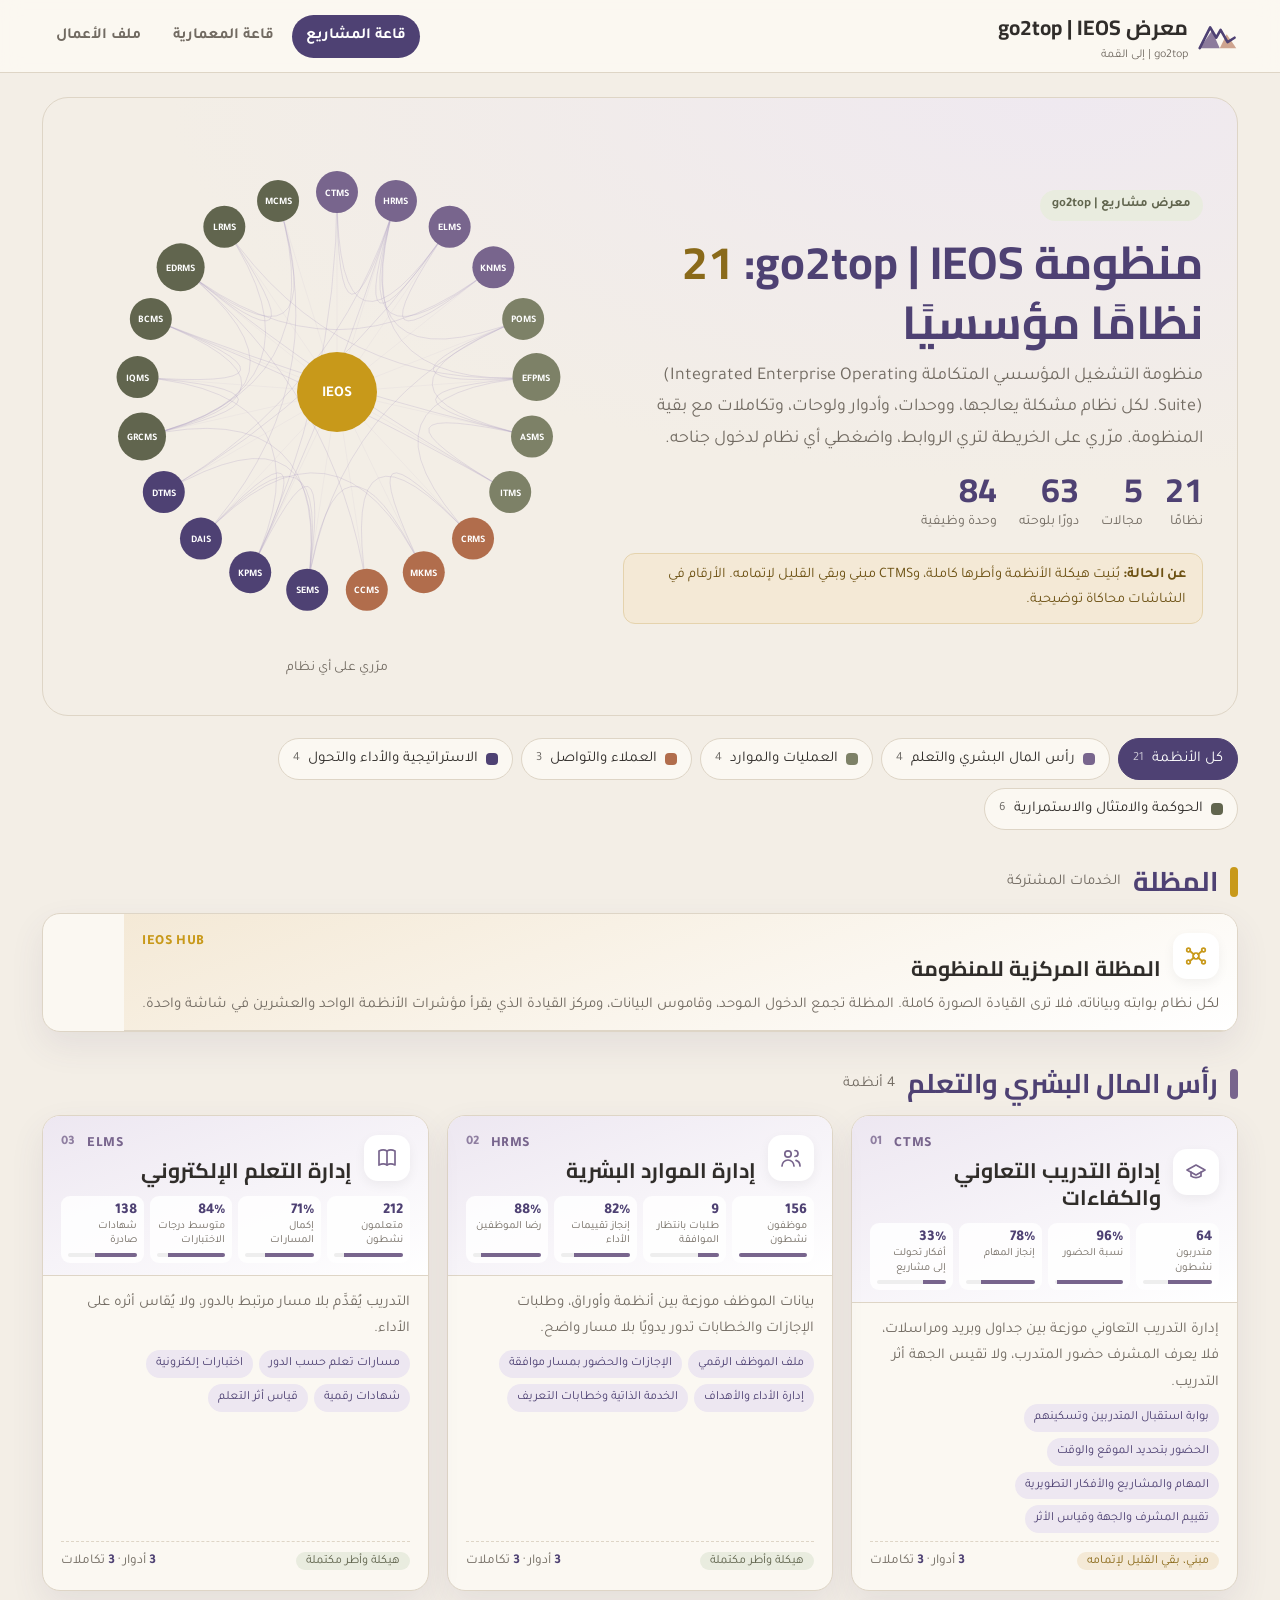
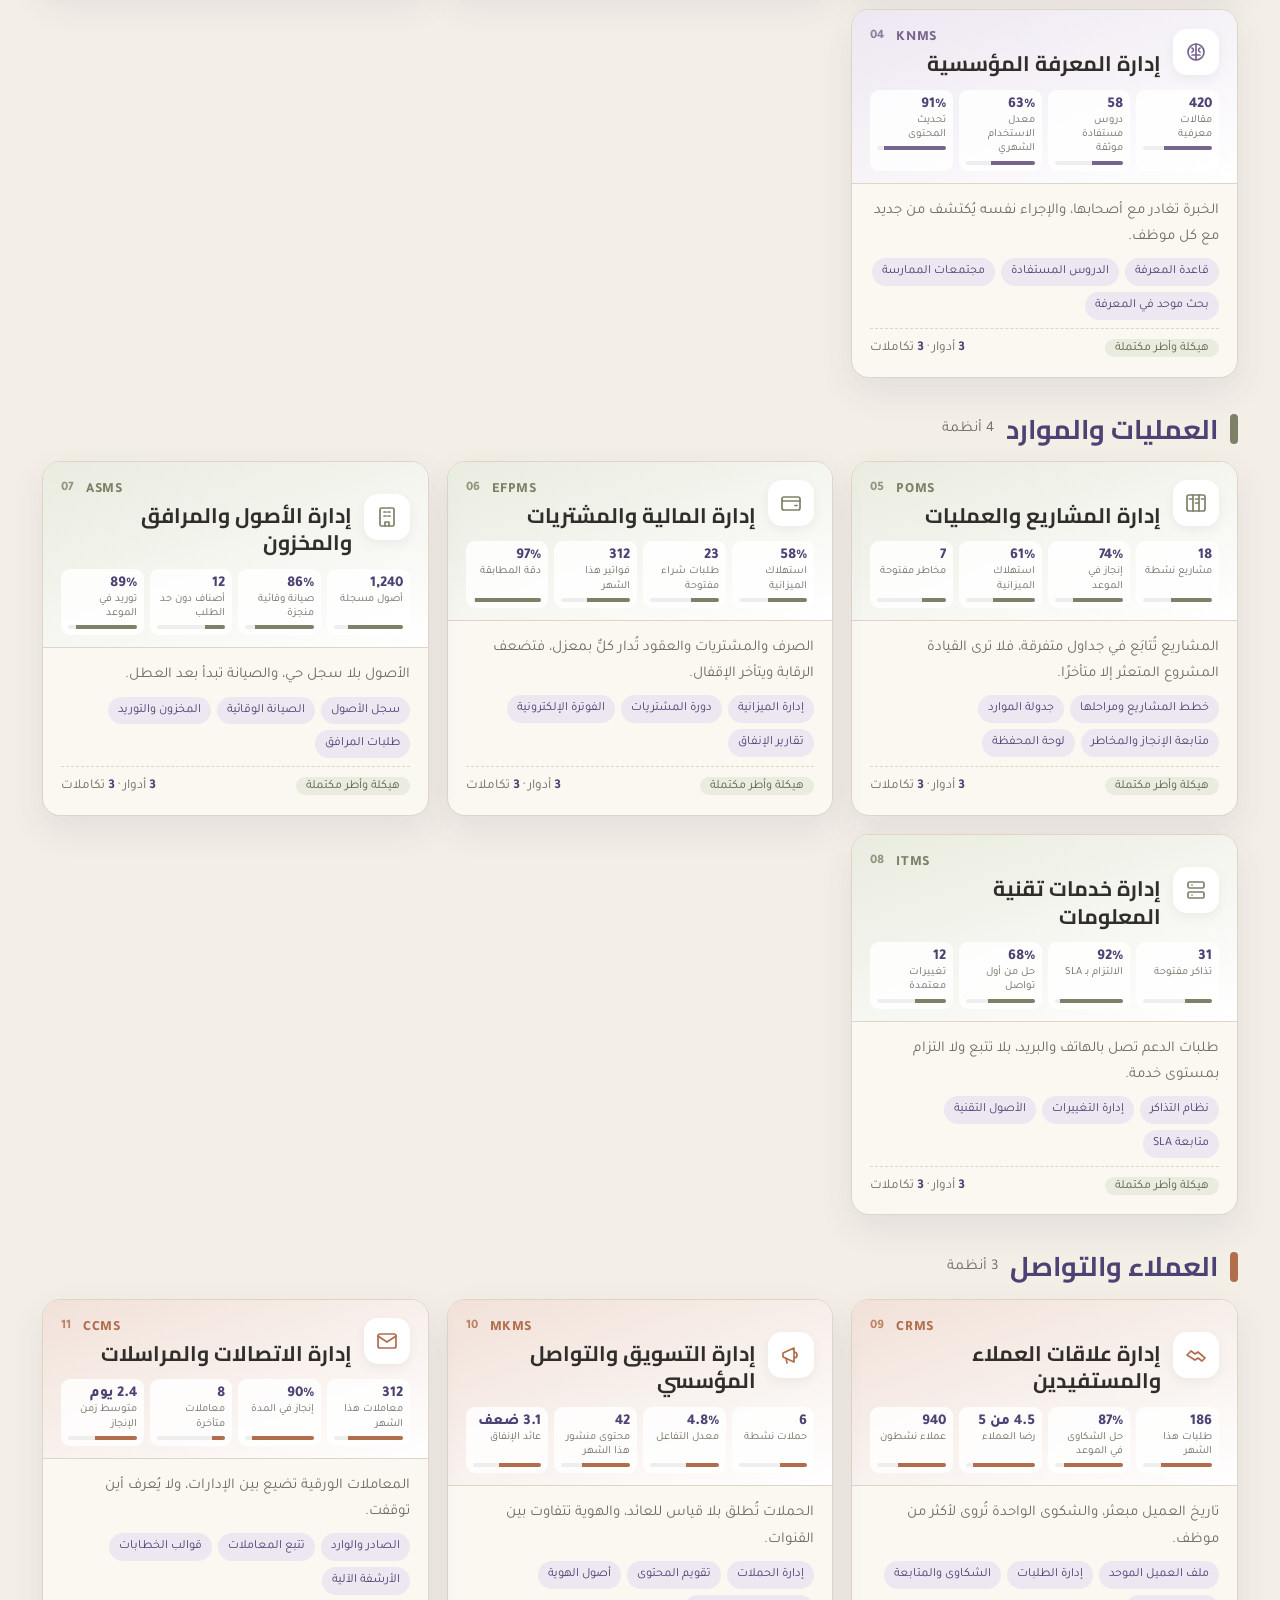
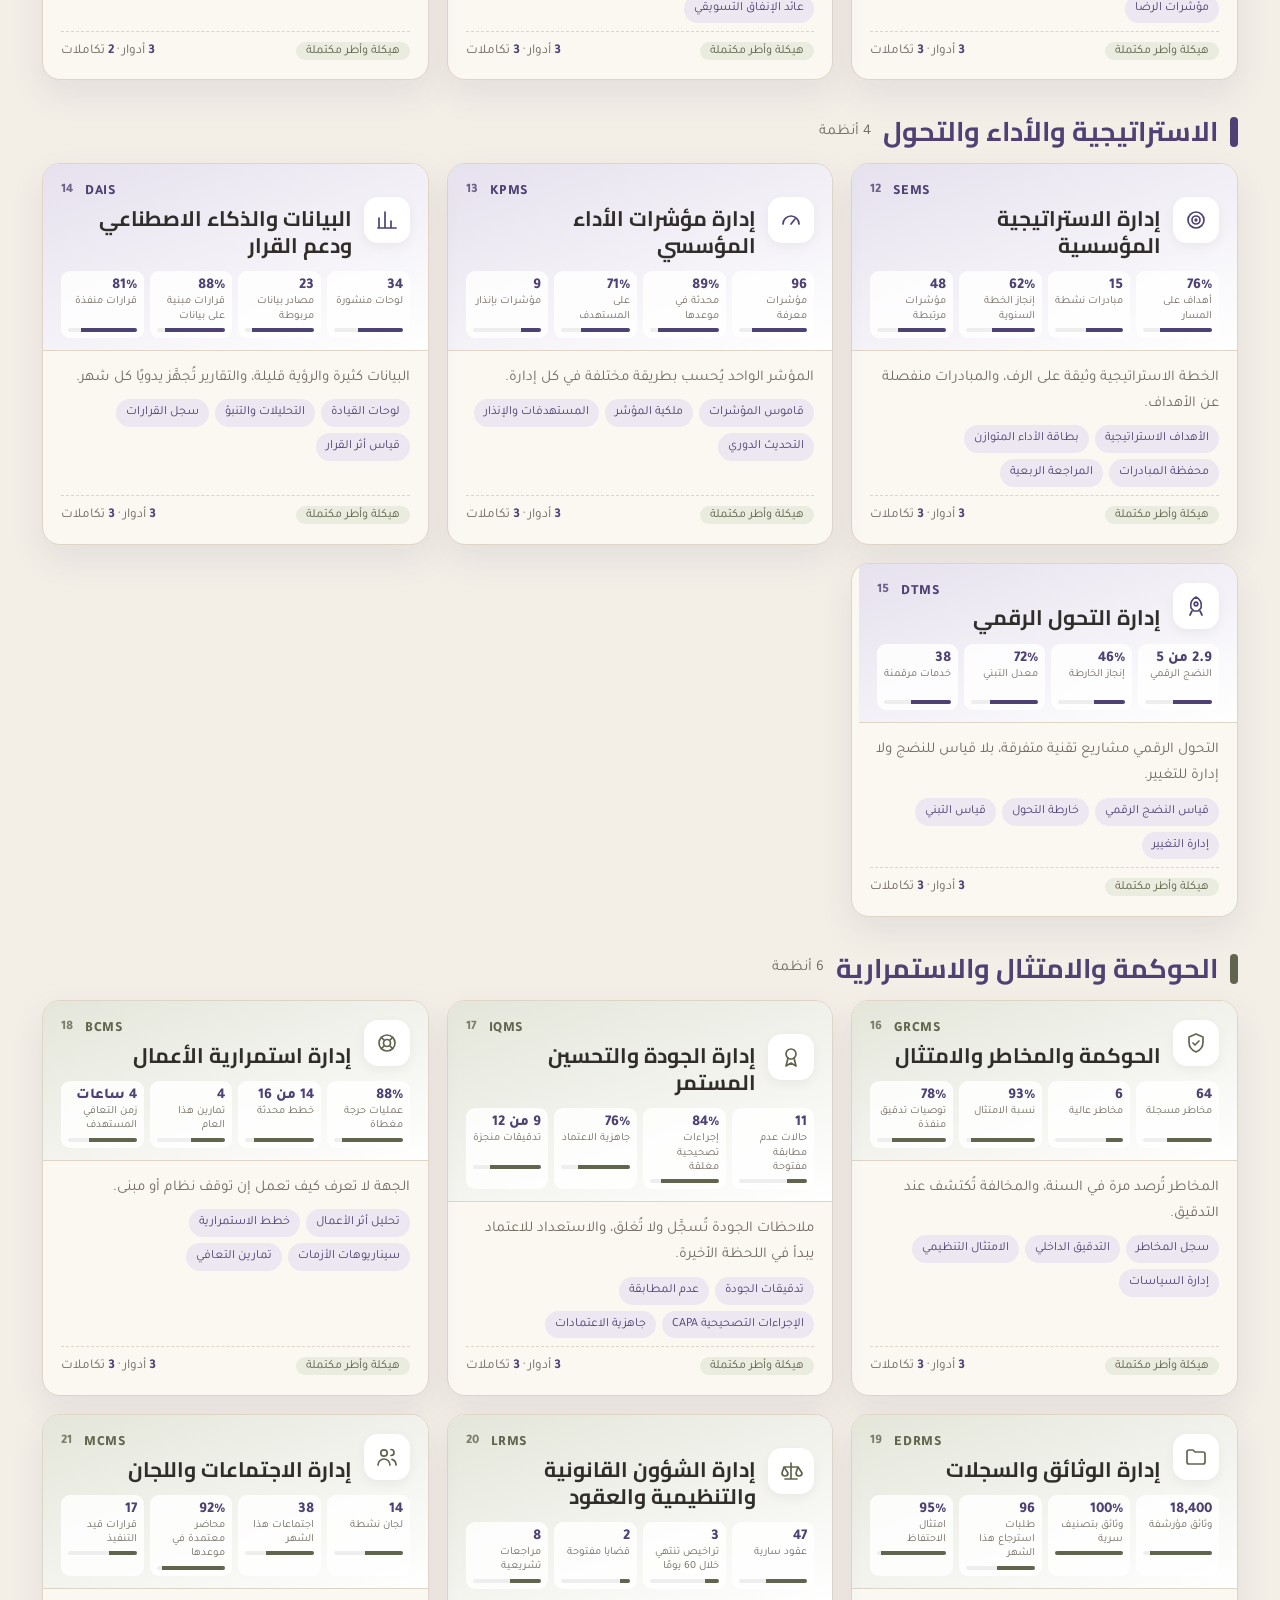
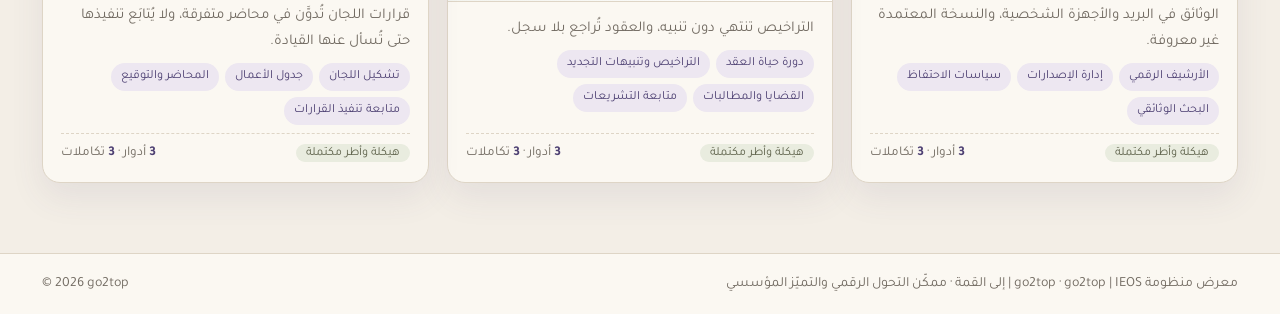
<file: isps/index.html>
<!DOCTYPE html>
<html lang="ar" dir="rtl"><head><meta charset="UTF-8"><meta name="robots" content="noindex">
<meta http-equiv="refresh" content="0; url=../ieos/">
<link rel="canonical" href="../ieos/">
<title>go2top | IEOS</title>
<script>location.replace('../ieos/'+location.search+location.hash);</script>
</head><body style="font-family:Tajawal,sans-serif;background:#F3EEE6;color:#4E4173;text-align:center;padding:60px">
<p>انتقل المعرض إلى رابط جديد: <a href="../ieos/">go2top | IEOS</a></p></body></html>
</file>
